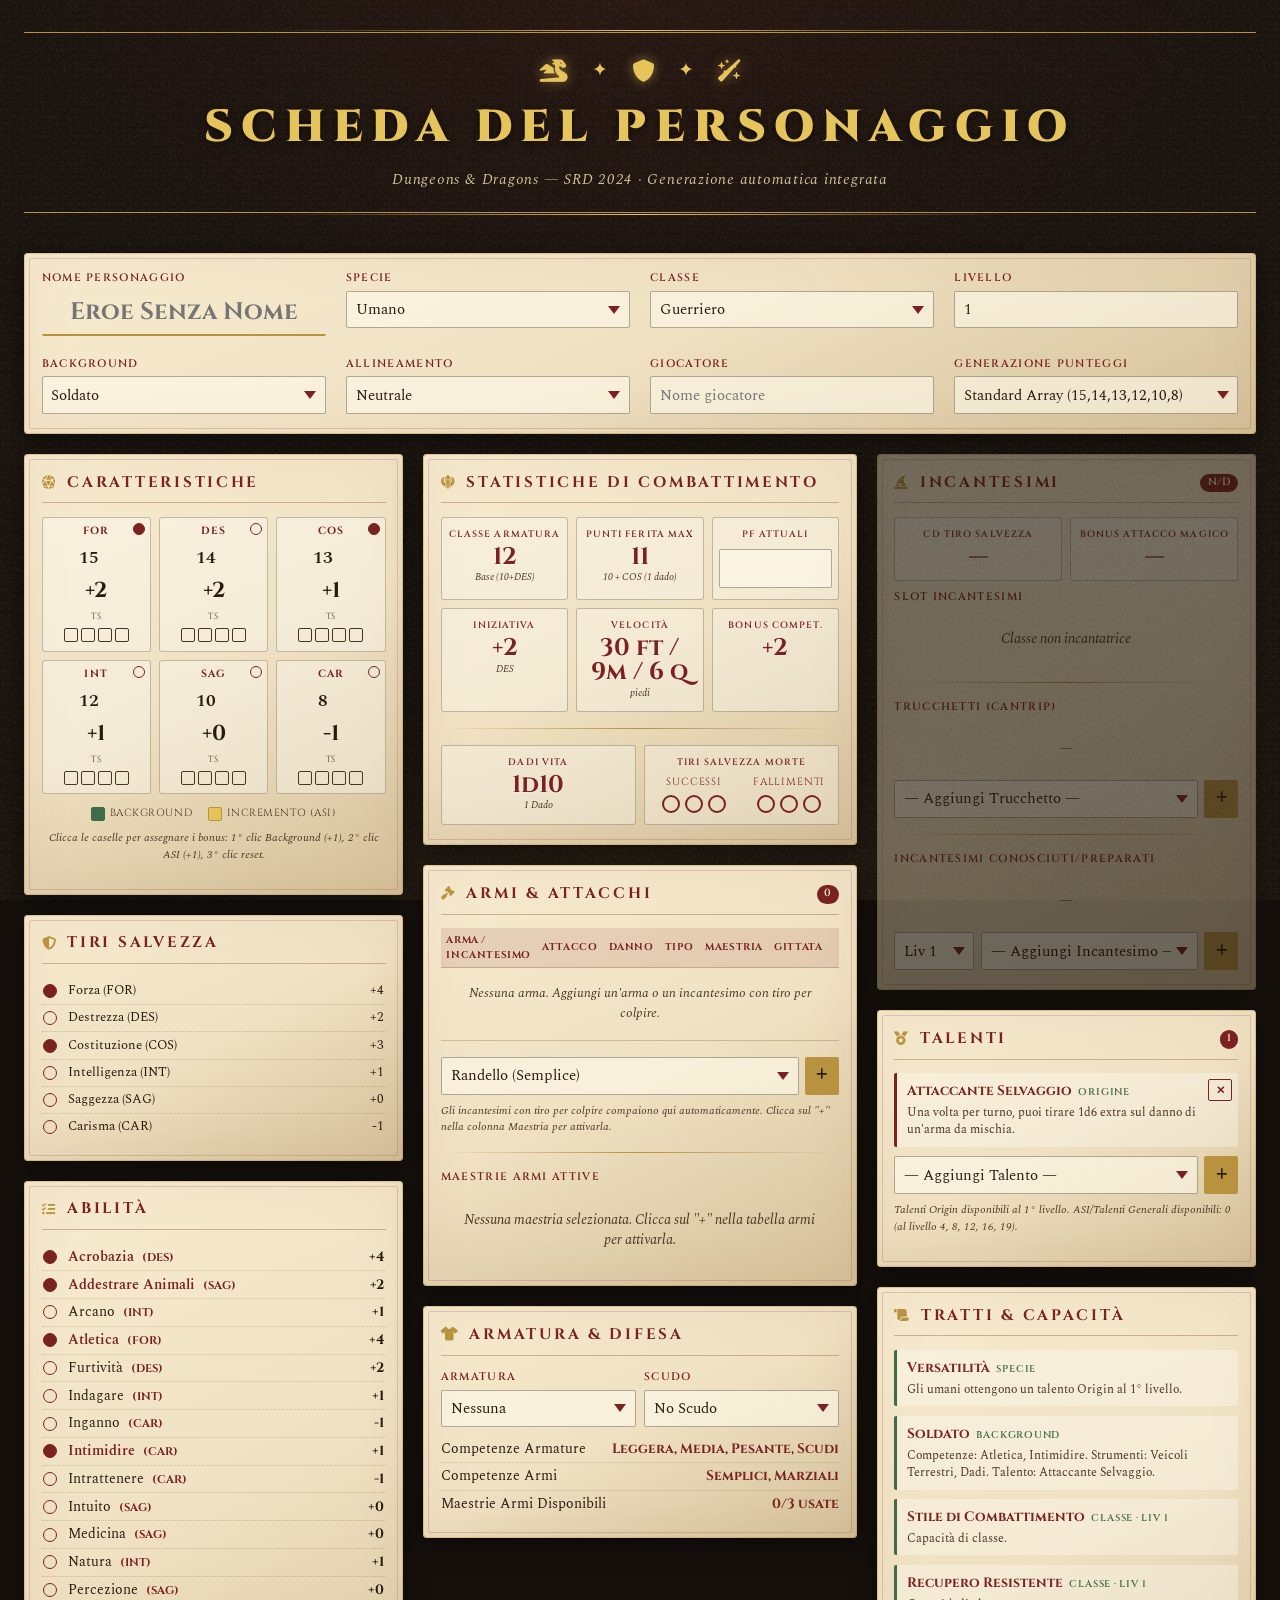
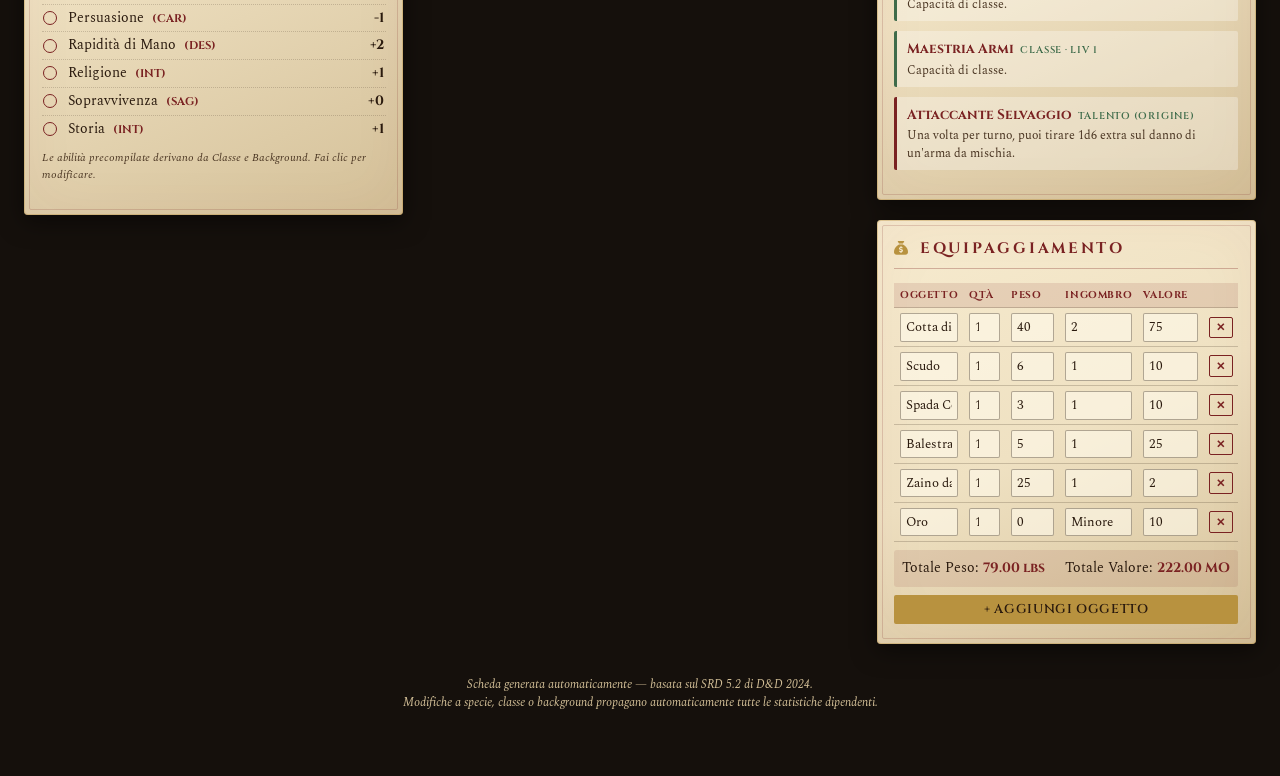
<file: index.html>
<!DOCTYPE html>
<html lang="it">
<head>
<meta charset="UTF-8">
<meta name="viewport" content="width=device-width, initial-scale=1.0">
<title>Scheda del Personaggio — D&D 2024 SRD</title>
<link rel="preconnect" href="https://fonts.googleapis.com">
<link rel="preconnect" href="https://fonts.gstatic.com" crossorigin>
<link href="https://fonts.googleapis.com/css2?family=Cinzel:wght@400;600;700;900&family=Spectral:ital,wght@0,300;0,400;0,500;0,600;1,400&display=swap" rel="stylesheet">
<link rel="stylesheet" href="https://cdnjs.cloudflare.com/ajax/libs/font-awesome/6.5.1/css/all.min.css">
<style>
  :root {
    --bg-deep: #15100c; --bg-leather: #261b14;
    --parchment: #efe1c2; --parchment-dark: #d4c098; --parchment-light: #f7ebcf;
    --ink: #2a1a0e; --ink-soft: #4a3522;
    --gold: #b8923f; --gold-bright: #e6c45c;
    --crimson: #7a2222; --crimson-bright: #a83232;
    --emerald: #3e6b4a; --shadow: rgba(0,0,0,0.5);
  }
  * { box-sizing: border-box; }
  html { scroll-behavior: smooth; }
  body {
    margin: 0;
    background: radial-gradient(ellipse 80% 60% at 50% 0%, rgba(168,50,50,0.10), transparent 60%), radial-gradient(ellipse 60% 40% at 50% 100%, rgba(184,146,63,0.08), transparent 60%), var(--bg-deep);
    background-attachment: fixed; color: var(--parchment); font-family: 'Spectral', serif; font-weight: 400; line-height: 1.5; min-height: 100vh;
  }
  body::before {
    content: ''; position: fixed; inset: 0;
    background-image: url("data:image/svg+xml;utf8,<svg xmlns='http://www.w3.org/2000/svg' width='240' height='240'><filter id='n'><feTurbulence baseFrequency='0.85' numOctaves='2' seed='7' stitchTiles='stitch'/><feColorMatrix values='0 0 0 0 0.18  0 0 0 0 0.12  0 0 0 0 0.06  0 0 0 0.6 0'/></filter><rect width='100%' height='100%' filter='url(%23n)'/></svg>");
    opacity: 0.5; pointer-events: none; z-index: 0;
  }
  .container { max-width: 1500px; margin: 0 auto; padding: 2rem 1.5rem 4rem; position: relative; z-index: 1; }
  
  header.sheet-header { text-align: center; margin-bottom: 2.5rem; padding: 1.5rem 0 1.25rem; position: relative; border-top: 1px solid var(--gold); border-bottom: 1px solid var(--gold); }
  header.sheet-header::before, header.sheet-header::after { content: ''; position: absolute; left: 50%; transform: translateX(-50%); width: 60%; height: 1px; background: linear-gradient(90deg, transparent, var(--gold-bright), transparent); }
  header.sheet-header::before { top: -3px; } header.sheet-header::after { bottom: -3px; }
  header.sheet-header .crest { display: inline-flex; align-items: center; gap: 1.5rem; margin-bottom: 0.5rem; }
  header.sheet-header .crest i { color: var(--gold-bright); font-size: 1.4rem; text-shadow: 0 0 12px rgba(230,196,92,0.5); }
  header.sheet-header h1 { font-family: 'Cinzel', serif; font-weight: 900; font-size: clamp(1.8rem, 4vw, 2.8rem); color: var(--gold-bright); letter-spacing: 0.18em; margin: 0; text-shadow: 0 2px 8px rgba(0,0,0,0.6); }
  header.sheet-header p { margin: 0.5rem 0 0; color: var(--parchment-dark); font-style: italic; font-size: 0.95rem; letter-spacing: 0.05em; }
  
  .grid { display: grid; gap: 1.25rem; }
  .grid-2 { grid-template-columns: repeat(2, 1fr); }
  .grid-3 { grid-template-columns: repeat(3, 1fr); }
  .grid-4 { grid-template-columns: repeat(4, 1fr); }
  @media (max-width: 1200px) { .grid-3 { grid-template-columns: repeat(2, 1fr); } }
  @media (max-width: 800px) { .grid-2, .grid-3, .grid-4 { grid-template-columns: 1fr; } .container { padding: 1rem; } }
  
  .card {
    background: linear-gradient(155deg, var(--parchment-light) 0%, var(--parchment) 50%, var(--parchment-dark) 100%);
    color: var(--ink); border-radius: 4px; padding: 1.1rem 1.1rem 1.25rem;
    box-shadow: 0 6px 24px rgba(0,0,0,0.5), inset 0 0 0 1px rgba(184,146,63,0.4), inset 0 0 60px rgba(122,34,34,0.05);
    position: relative; overflow: hidden;
  }
  .card::before { content: ''; position: absolute; inset: 5px; border: 1px solid rgba(122,34,34,0.18); border-radius: 2px; pointer-events: none; z-index: 0; }
  .card > * { position: relative; z-index: 1; }
  
  .card-title { font-family: 'Cinzel', serif; font-weight: 700; font-size: 0.95rem; color: var(--crimson); text-transform: uppercase; letter-spacing: 0.18em; margin: 0 0 0.85rem; padding-bottom: 0.5rem; border-bottom: 1px solid rgba(122,34,34,0.3); display: flex; align-items: center; gap: 0.55rem; }
  .card-title i { color: var(--gold); font-size: 0.85rem; }
  .card-title .badge { margin-left: auto; font-size: 0.65rem; background: var(--crimson); color: var(--parchment-light); padding: 0.1rem 0.45rem; border-radius: 10px; letter-spacing: 0.05em; font-weight: 600; }
  
  label, .label { display: block; font-size: 0.68rem; font-weight: 600; color: var(--crimson); text-transform: uppercase; letter-spacing: 0.12em; margin-bottom: 0.25rem; font-family: 'Cinzel', serif; }
  
  input, select, textarea { width: 100%; background: rgba(255,250,235,0.6); border: 1px solid rgba(42,26,14,0.35); border-radius: 2px; padding: 0.4rem 0.55rem; font-family: 'Spectral', serif; font-size: 0.92rem; color: var(--ink); transition: all 0.2s; }
  input:focus, select:focus, textarea:focus { outline: none; border-color: var(--gold); background: rgba(255,250,235,0.95); box-shadow: 0 0 0 2px rgba(184,146,63,0.35); }
  select { cursor: pointer; appearance: none; background-image: url("data:image/svg+xml;utf8,<svg xmlns='http://www.w3.org/2000/svg' width='12' height='8' viewBox='0 0 12 8'><path fill='%237a2222' d='M6 8L0 0h12z'/></svg>"); background-repeat: no-repeat; background-position: right 0.55rem center; padding-right: 1.6rem; }
  
  .char-name { text-align: center; font-family: 'Cinzel', serif; font-size: 1.5rem; font-weight: 700; color: var(--crimson); border: none; border-bottom: 2px solid var(--gold); background: transparent; padding: 0.35rem 0.5rem; width: 100%; }
  .char-name:focus { background: rgba(255,250,235,0.5); }
  
  .ability-grid { display: grid; grid-template-columns: repeat(3, 1fr); gap: 0.5rem; }
  .ability { text-align: center; background: rgba(255,255,255,0.35); border: 1px solid rgba(42,26,14,0.25); border-radius: 3px; padding: 0.4rem 0.2rem 0.55rem; position: relative; transition: all 0.25s; }
  .ability:hover { background: rgba(255,255,255,0.55); transform: translateY(-2px); }
  .ability .name { font-family: 'Cinzel', serif; font-size: 0.65rem; color: var(--crimson); letter-spacing: 0.12em; font-weight: 700; margin-bottom: 0.15rem; }
  .ability input.score { width: 44px; text-align: center; font-size: 1.15rem; font-weight: 600; background: transparent; border: none; margin: 0 auto; display: block; padding: 0.1rem; }
  .ability input.score:focus { background: rgba(255,250,235,0.6); }
  .ability .mod { font-family: 'Cinzel', serif; font-size: 1.35rem; font-weight: 700; color: var(--ink); margin-top: 0.1rem; }
  .ability .save-dot { position: absolute; top: 5px; right: 5px; width: 12px; height: 12px; border-radius: 50%; border: 1.5px solid var(--crimson); background: transparent; cursor: default; }
  .ability .save-dot.prof { background: var(--crimson); }
  .ability .save-label { font-size: 0.55rem; color: var(--ink-soft); text-transform: uppercase; letter-spacing: 0.08em; margin-top: 0.15rem; font-family: 'Cinzel', serif; }
  
  .asi-track { display: flex; justify-content: center; gap: 3px; margin-top: 0.3rem; }
  .asi-box { width: 14px; height: 14px; border: 1.5px solid var(--ink-soft); border-radius: 2px; background: transparent; cursor: pointer; appearance: none; -webkit-appearance: none; transition: all 0.2s; display: inline-block; }
  .asi-box:hover { border-color: var(--gold-bright); }
  .asi-box.bg { background: var(--emerald); border-color: var(--emerald); }
  .asi-box.asi { background: var(--gold-bright); border-color: var(--gold); }

  .asi-legend { display: flex; gap: 1rem; justify-content: center; margin-top: 0.75rem; font-size: 0.65rem; color: var(--ink-soft); text-transform: uppercase; font-family: 'Cinzel', serif; letter-spacing: 0.05em; }
  .asi-legend span { display: flex; align-items: center; gap: 0.3rem; }

  .stat-box { text-align: center; padding: 0.6rem 0.4rem 0.7rem; background: rgba(255,255,255,0.3); border: 1px solid rgba(42,26,14,0.25); border-radius: 3px; transition: all 0.25s; }
  .stat-box:hover { background: rgba(255,255,255,0.5); }
  .stat-box .label { margin-bottom: 0.2rem; font-size: 0.58rem; }
  .stat-box .value { font-family: 'Cinzel', serif; font-size: 1.5rem; font-weight: 700; color: var(--crimson); line-height: 1; text-shadow: 0 1px 0 rgba(255,255,255,0.4); }
  .stat-box .sub { font-size: 0.65rem; color: var(--ink-soft); font-style: italic; margin-top: 0.15rem; line-height: 1.3; }
  
  .skill-list, .saves-list { font-size: 0.83rem; }
  .skill-row, .save-row { display: grid; grid-template-columns: 18px 1fr auto; align-items: center; gap: 0.4rem; padding: 0.2rem 0.1rem; border-bottom: 1px dotted rgba(42,26,14,0.18); cursor: pointer; transition: background 0.15s; }
  .skill-row:hover, .save-row:hover { background: rgba(184,146,63,0.15); }
  .skill-row:last-child, .save-row:last-child { border-bottom: none; }
  .dot { width: 14px; height: 14px; border: 1.5px solid var(--crimson); border-radius: 50%; background: transparent; transition: all 0.2s; }
  .dot.prof { background: var(--crimson); }
  .dot.exp { background: var(--crimson); box-shadow: inset 0 0 0 3px var(--parchment-light); }
  .skill-row .name { font-size: 0.85rem; }
  .skill-row .name .ab { color: var(--crimson); font-weight: 700; font-size: 0.7rem; margin-left: 0.3rem; font-family: 'Cinzel', serif; }
  .skill-row .mod { font-family: 'Cinzel', serif; font-weight: 700; font-size: 0.85rem; }
  .skill-row.auto-prof .name { color: var(--crimson); font-weight: 600; }
  
  table { width: 100%; border-collapse: collapse; font-size: 0.82rem; margin-bottom: 0.5rem; }
  th, td { padding: 0.3rem 0.35rem; text-align: left; border-bottom: 1px solid rgba(42,26,14,0.2); }
  th { font-family: 'Cinzel', serif; font-size: 0.62rem; color: var(--crimson); text-transform: uppercase; letter-spacing: 0.06em; background: rgba(122,34,34,0.12); font-weight: 700; }
  td.attack, td.dmg { font-family: 'Cinzel', serif; font-weight: 600; }
  td.name { font-weight: 500; }
  td.range { font-size: 0.7rem; white-space: nowrap; }
  
  .equip-table input { padding: 0.2rem 0.3rem; font-size: 0.8rem; width: 100%; }
  .equip-totals { display: flex; justify-content: space-between; margin-top: 0.5rem; padding: 0.5rem; background: rgba(122,34,34,0.1); border-radius: 3px; font-size: 0.85rem; }
  .equip-totals strong { font-family: 'Cinzel', serif; color: var(--crimson); }
  
  .mastery-tag { display: inline-block; background: var(--emerald); color: var(--parchment-light); padding: 0.05rem 0.35rem; border-radius: 8px; font-size: 0.62rem; text-transform: uppercase; letter-spacing: 0.05em; font-weight: 700; cursor: pointer; }
  .mastery-tag.none { background: transparent; color: var(--ink-soft); border: 1px dashed rgba(42,26,14,0.3); cursor: pointer; }
  .spell-tag { display: inline-block; background: var(--gold); color: var(--ink); padding: 0.05rem 0.35rem; border-radius: 8px; font-size: 0.62rem; text-transform: uppercase; letter-spacing: 0.05em; font-weight: 700; margin-left: 0.3rem; }
  .spell-tag.save { background: var(--crimson); color: var(--parchment-light); }
  
  .feature-block { margin-bottom: 0.6rem; padding: 0.5rem 0.6rem; background: rgba(255,255,255,0.3); border-left: 3px solid var(--gold); border-radius: 2px; position: relative; }
  .feature-block .fname { font-family: 'Cinzel', serif; font-weight: 700; color: var(--crimson); font-size: 0.85rem; margin-bottom: 0.15rem; }
  .feature-block .fdesc { font-size: 0.78rem; color: var(--ink-soft); line-height: 1.4; }
  .feature-block.auto { border-left-color: var(--emerald); }
  .feature-block .origin { font-size: 0.62rem; color: var(--emerald); text-transform: uppercase; letter-spacing: 0.08em; font-weight: 600; margin-left: 0.4rem; font-family: 'Cinzel', serif; }
  
  .mastery-block { margin-bottom: 0.5rem; padding: 0.6rem; background: rgba(62,107,74,0.1); border-left: 3px solid var(--emerald); border-radius: 2px; }
  .mastery-block .m-title { font-family: 'Cinzel', serif; font-weight: 700; color: var(--emerald); font-size: 0.85rem; margin-bottom: 0.2rem; display: flex; justify-content: space-between; }
  .mastery-block .m-weapons { font-size: 0.65rem; background: var(--emerald); color: var(--parchment-light); padding: 0.1rem 0.4rem; border-radius: 8px; text-transform: uppercase; letter-spacing: 0.05em; align-self: center; }
  .mastery-block .m-desc { font-size: 0.8rem; color: var(--ink); line-height: 1.5; font-style: italic; }
  
  .spell-slots { margin: 0.5rem 0 0.75rem; display: grid; grid-template-columns: repeat(auto-fit, minmax(70px, 1fr)); gap: 0.4rem; }
  .slot-box { text-align: center; background: rgba(122,34,34,0.1); border: 1px solid rgba(122,34,34,0.3); border-radius: 3px; padding: 0.3rem 0.2rem; }
  .slot-box .lvl { font-family: 'Cinzel', serif; font-size: 0.6rem; color: var(--crimson); text-transform: uppercase; letter-spacing: 0.08em; }
  .slot-box .slots { font-family: 'Cinzel', serif; font-size: 1.2rem; font-weight: 700; color: var(--ink); }
  .slot-box.empty { opacity: 0.3; }
  
  .add-row { display: flex; gap: 0.4rem; margin-top: 0.5rem; }
  .add-row select { flex: 1; }
  .btn { background: var(--crimson); color: var(--parchment-light); border: none; padding: 0.4rem 0.7rem; border-radius: 2px; cursor: pointer; font-family: 'Cinzel', serif; font-weight: 600; font-size: 0.8rem; letter-spacing: 0.05em; transition: all 0.2s; text-transform: uppercase; }
  .btn:hover { background: var(--crimson-bright); transform: translateY(-1px); }
  .btn.gold { background: var(--gold); color: var(--ink); }
  .btn.gold:hover { background: var(--gold-bright); }
  .btn-sm { background: transparent; color: var(--crimson); border: 1px solid var(--crimson); padding: 0.15rem 0.4rem; font-size: 0.7rem; border-radius: 2px; cursor: pointer; font-family: 'Cinzel', serif; font-weight: 600; }
  .btn-sm:hover { background: var(--crimson); color: var(--parchment-light); }
  
  .death-saves { display: grid; grid-template-columns: 1fr 1fr; gap: 0.6rem; font-size: 0.85rem; text-align: center; }
  .death-saves .ds-label { font-family: 'Cinzel', serif; font-size: 0.65rem; color: var(--crimson); text-transform: uppercase; letter-spacing: 0.08em; margin-bottom: 0.3rem; }
  .death-saves .ds-dots { display: flex; justify-content: center; gap: 0.3rem; }
  .death-saves .ds-dot { width: 18px; height: 18px; border: 2px solid var(--crimson); border-radius: 50%; cursor: pointer; background: transparent; transition: all 0.2s; }
  .death-saves .ds-dot.filled { background: var(--crimson); }
  .death-saves .ds-dot.fail.filled { background: #000; }
  
  .toast-container { position: fixed; bottom: 1.5rem; right: 1.5rem; z-index: 100; display: flex; flex-direction: column; gap: 0.4rem; pointer-events: none; }
  .toast { background: var(--bg-leather); color: var(--parchment); border-left: 3px solid var(--gold); padding: 0.5rem 0.9rem; border-radius: 2px; box-shadow: 0 4px 14px rgba(0,0,0,0.5); font-size: 0.85rem; animation: slideIn 0.3s ease, fadeOut 0.4s ease 2.6s forwards; max-width: 320px; }
  .toast .t-title { font-family: 'Cinzel', serif; font-size: 0.7rem; color: var(--gold-bright); text-transform: uppercase; letter-spacing: 0.1em; margin-bottom: 0.1rem; }
  @keyframes slideIn { from { transform: translateX(100%); opacity: 0; } to { transform: translateX(0); opacity: 1; } }
  @keyframes fadeOut { to { opacity: 0; transform: translateX(20px); } }
  
  @keyframes highlight { 0% { background-color: rgba(230,196,92,0.5); } 100% { background-color: transparent; } }
  .highlight { animation: highlight 1.2s ease; }
  
  .info-row { display: flex; justify-content: space-between; align-items: center; padding: 0.2rem 0; font-size: 0.85rem; border-bottom: 1px dotted rgba(42,26,14,0.18); }
  .info-row:last-child { border-bottom: none; }
  .info-row .v { font-family: 'Cinzel', serif; font-weight: 700; color: var(--crimson); }
  
  .spell-entry { padding: 0.4rem 0.5rem; background: rgba(255,255,255,0.3); border-left: 3px solid var(--gold); border-radius: 2px; margin-bottom: 0.4rem; font-size: 0.8rem; position: relative; }
  .spell-entry .sn { font-family: 'Cinzel', serif; font-weight: 700; color: var(--crimson); }
  .spell-entry .meta { font-size: 0.7rem; color: var(--ink-soft); font-style: italic; margin-top: 0.1rem; }
  
  .empty-state { text-align: center; color: var(--ink-soft); font-style: italic; padding: 1rem; font-size: 0.85rem; }
  hr.ornate { border: none; height: 1px; background: linear-gradient(90deg, transparent, var(--gold), transparent); margin: 1rem 0; }
  footer { text-align: center; color: var(--parchment-dark); font-size: 0.75rem; margin-top: 2rem; font-style: italic; }
</style>
</head>
<body>

<div class="container">

  <header class="sheet-header">
    <div class="crest">
      <i class="fa-solid fa-dragon"></i>
      <span style="color:var(--gold-bright); font-size:1.2rem;">✦</span>
      <i class="fa-solid fa-shield"></i>
      <span style="color:var(--gold-bright); font-size:1.2rem;">✦</span>
      <i class="fa-solid fa-wand-sparkles"></i>
    </div>
    <h1>SCHEDA DEL PERSONAGGIO</h1>
    <p>Dungeons & Dragons — SRD 2024 · Generazione automatica integrata</p>
  </header>

  <section class="card" id="identityCard" style="margin-bottom:1.25rem;">
    <div class="grid grid-4">
      <div><label>Nome Personaggio</label><input class="char-name" id="charName" placeholder="Eroe Senza Nome"></div>
      <div><label>Specie</label><select id="speciesSelect"></select></div>
      <div><label>Classe</label><select id="classSelect"></select></div>
      <div><label>Livello</label><input type="number" id="levelInput" min="1" max="20" value="1"></div>
      <div><label>Background</label><select id="backgroundSelect"></select></div>
      <div><label>Allineamento</label><select id="alignmentSelect"><option>Legale Buono</option><option>Neutrale Buono</option><option>Caotico Buono</option><option>Legale Neutrale</option><option selected>Neutrale</option><option>Caotico Neutrale</option><option>Legale Malvagio</option><option>Neutrale Malvagio</option><option>Caotico Malvagio</option></select></div>
      <div><label>Giocatore</label><input id="playerName" placeholder="Nome giocatore"></div>
      <div><label>Generazione Punteggi</label><select id="genMethod"><option value="standard">Standard Array (15,14,13,12,10,8)</option><option value="manual">Manuale</option></select></div>
    </div>
  </section>

  <div class="grid grid-3">

    <!-- COLONNA SINISTRA -->
    <div style="display:flex; flex-direction:column; gap:1.25rem;">
      <section class="card" id="abilitiesCard">
        <h2 class="card-title"><i class="fa-solid fa-dice-d20"></i> Caratteristiche</h2>
        <div class="ability-grid" id="abilityGrid"></div>
        <div class="asi-legend">
          <span><span class="asi-box bg" style="cursor:default;"></span> Background</span>
          <span><span class="asi-box asi" style="cursor:default;"></span> Incremento (ASI)</span>
        </div>
        <p style="font-size:0.7rem; color:var(--ink-soft); margin-top:0.5rem; font-style:italic; text-align:center;">
          Clicca le caselle per assegnare i bonus: 1° clic Background (+1), 2° clic ASI (+1), 3° clic reset.
        </p>
      </section>
      <section class="card" id="savesCard">
        <h2 class="card-title"><i class="fa-solid fa-shield-halved"></i> Tiri Salvezza</h2>
        <div class="saves-list" id="savesList"></div>
      </section>
      <section class="card" id="skillsCard">
        <h2 class="card-title"><i class="fa-solid fa-list-check"></i> Abilità</h2>
        <div class="skill-list" id="skillsList"></div>
        <p style="font-size:0.7rem; color:var(--ink-soft); margin-top:0.5rem; font-style:italic;">
          Le abilità precompilate derivano da Classe e Background. Fai clic per modificare.
        </p>
      </section>
    </div>

    <!-- COLONNA CENTRALE -->
    <div style="display:flex; flex-direction:column; gap:1.25rem;">
      <section class="card" id="combatCard">
        <h2 class="card-title"><i class="fa-solid fa-khanda"></i> Statistiche di Combattimento</h2>
        <div class="grid grid-3" style="gap:0.5rem;">
          <div class="stat-box"><div class="label">Classe Armatura</div><div class="value" id="acValue">10</div><div class="sub" id="acSub">Senza armatura</div></div>
          <div class="stat-box"><div class="label">Punti Ferita Max</div><div class="value" id="hpValue">10</div><div class="sub" id="hpSub">d8 + COS</div></div>
          <div class="stat-box"><div class="label">PF Attuali</div><input type="number" id="hpCurrent" style="margin-top:0.3rem; text-align:center; font-family:'Cinzel',serif; font-weight:700; font-size:1.1rem;"></div>
          <div class="stat-box"><div class="label">Iniziativa</div><div class="value" id="initValue">+0</div><div class="sub" id="initSub">DES</div></div>
          <div class="stat-box"><div class="label">Velocità</div><div class="value" id="speedValue">30</div><div class="sub">piedi</div></div>
          <div class="stat-box"><div class="label">Bonus Compet.</div><div class="value" id="profValue">+2</div></div>
        </div>
        <hr class="ornate">
        <div class="grid grid-2" style="gap:0.5rem;">
          <div class="stat-box"><div class="label">Dadi Vita</div><div class="value" id="hdValue">1d8</div><div class="sub" id="hdSub">1 Dado</div></div>
          <div class="stat-box"><div class="label">Tiri Salvezza Morte</div>
            <div class="death-saves" style="margin-top:0.3rem;">
              <div><div class="ds-label">Successi</div><div class="ds-dots" id="dsSuccess"><span class="ds-dot"></span><span class="ds-dot"></span><span class="ds-dot"></span></div></div>
              <div><div class="ds-label">Fallimenti</div><div class="ds-dots" id="dsFail"><span class="ds-dot fail"></span><span class="ds-dot fail"></span><span class="ds-dot fail"></span></div></div>
            </div>
          </div>
        </div>
      </section>

      <section class="card" id="weaponsCard">
        <h2 class="card-title"><i class="fa-solid fa-gavel"></i> Armi & Attacchi <span class="badge" id="weaponCount">0</span></h2>
        <div id="weaponsTable" style="overflow-x:auto;"></div>
        <div class="add-row">
          <select id="weaponSelect"></select>
          <button class="btn gold" onclick="addWeapon()"><i class="fa-solid fa-plus"></i></button>
        </div>
        <p style="font-size:0.7rem; color:var(--ink-soft); margin-top:0.5rem; font-style:italic;">
          Gli incantesimi con tiro per colpire compaiono qui automaticamente. Clicca sul "+" nella colonna Maestria per attivarla.
        </p>
        
        <hr class="ornate">
        
        <div style="margin-bottom:0.5rem;"><label>Maestrie Armi Attive</label></div>
        <div id="masteryList"></div>
      </section>

      <section class="card" id="defenseCard">
        <h2 class="card-title"><i class="fa-solid fa-shirt"></i> Armatura & Difesa</h2>
        <div class="grid grid-2" style="gap:0.5rem;">
          <div><label>Armatura</label><select id="armorSelect"></select></div>
          <div><label>Scudo</label><select id="shieldSelect"><option value="no">No Scudo</option><option value="si">Scudo (+2 CA)</option></select></div>
        </div>
        <div class="info-row" style="margin-top:0.5rem;"><span>Competenze Armature</span><span class="v" id="armorProf">—</span></div>
        <div class="info-row"><span>Competenze Armi</span><span class="v" id="weaponProf">—</span></div>
        <div class="info-row"><span>Maestrie Armi Disponibili</span><span class="v" id="weaponMastery">—</span></div>
      </section>
    </div>

    <!-- COLONNA DESTRA -->
    <div style="display:flex; flex-direction:column; gap:1.25rem;">
      <section class="card" id="spellCard">
        <h2 class="card-title"><i class="fa-solid fa-hat-wizard"></i> Incantesimi <span class="badge" id="spellBadge">—</span></h2>
        <div class="grid grid-2" style="gap:0.5rem;">
          <div class="stat-box"><div class="label">CD Tiro Salvezza</div><div class="value" id="spellDC">—</div></div>
          <div class="stat-box"><div class="label">Bonus Attacco Magico</div><div class="value" id="spellAtk">—</div></div>
        </div>
        <div style="margin-top:0.5rem;"><label>Slot Incantesimi</label><div class="spell-slots" id="spellSlots"></div></div>
        <hr class="ornate">
        <div style="margin-bottom:0.5rem;"><label>Trucchetti (Cantrip)</label></div>
        <div id="cantripsList"></div>
        <div class="add-row" style="margin-top:0.3rem;"><select id="cantripSelect"></select><button class="btn gold" onclick="addSpell(0)"><i class="fa-solid fa-plus"></i></button></div>
        <hr class="ornate">
        <div style="margin-bottom:0.5rem;"><label>Incantesimi Conosciuti/Preparati</label></div>
        <div id="spellsList"></div>
        <div class="add-row" style="margin-top:0.3rem;"><select id="spellLevelSelect" style="flex:0 0 80px;"></select><select id="spellSelect"></select><button class="btn gold" onclick="addSpell()"><i class="fa-solid fa-plus"></i></button></div>
      </section>

      <section class="card" id="featsCard">
        <h2 class="card-title"><i class="fa-solid fa-medal"></i> Talenti <span class="badge" id="featCount">0</span></h2>
        <div id="featsList"></div>
        <div class="add-row" id="featAddRow"><select id="featSelect"></select><button class="btn gold" onclick="addFeat()"><i class="fa-solid fa-plus"></i></button></div>
        <p style="font-size:0.7rem; color:var(--ink-soft); margin-top:0.5rem; font-style:italic;" id="featNote"></p>
      </section>

      <section class="card" id="featuresCard">
        <h2 class="card-title"><i class="fa-solid fa-scroll"></i> Tratti & Capacità</h2>
        <div id="featuresList"></div>
      </section>

      <section class="card" id="equipmentCard">
        <h2 class="card-title"><i class="fa-solid fa-sack-dollar"></i> Equipaggiamento</h2>
        <div id="equipmentTableWrap" style="overflow-x:auto;"></div>
      </section>
    </div>
  </div>

  <footer>
    Scheda generata automaticamente — basata sul SRD 5.2 di D&D 2024.
    <br>Modifiche a specie, classe o background propagano automaticamente tutte le statistiche dipendenti.
  </footer>
</div>

<div class="toast-container" id="toastContainer"></div>

<script>
/* ====================================================================
   DATI D&D 2024 SRD
   ==================================================================== */
const ABILITIES = ['FOR', 'DES', 'COS', 'INT', 'SAG', 'CAR'];
const ABILITY_NAMES = { FOR:'Forza', DES:'Destrezza', COS:'Costituzione', INT:'Intelligenza', SAG:'Saggezza', CAR:'Carisma' };

const SKILLS = [
  { name:'Acrobazia', ab:'DES' }, { name:'Addestrare Animali', ab:'SAG' }, { name:'Arcano', ab:'INT' },
  { name:'Atletica', ab:'FOR' }, { name:'Furtività', ab:'DES' }, { name:'Indagare', ab:'INT' },
  { name:'Inganno', ab:'CAR' }, { name:'Intimidire', ab:'CAR' }, { name:'Intrattenere', ab:'CAR' },
  { name:'Intuito', ab:'SAG' }, { name:'Medicina', ab:'SAG' }, { name:'Natura', ab:'INT' },
  { name:'Percezione', ab:'SAG' }, { name:'Persuasione', ab:'CAR' }, { name:'Rapidità di Mano', ab:'DES' },
  { name:'Religione', ab:'INT' }, { name:'Sopravvivenza', ab:'SAG' }, { name:'Storia', ab:'INT' }
];

const SPECIES = {
  'Umano': { size:'Media', speed:30, traits:[{ name:'Versatilità', desc:'Gli umani ottengono un talento Origin al 1° livello.' }], originFeat:true },
  'Nano': { size:'Media', speed:25, traits:[{ name:'Fegato Sano', desc:'Vantaggio contro veleno; resistenza al danno da veleno.' }, { name:'Addestramento Nanico', desc:'Competenza con asce e martelli.' }], bonusStats:true },
  'Elfo': { size:'Media', speed:30, traits:[{ name:'Visione Crepuscolare', desc:'Vedi in luce debole fino a 18m (60 ft / 12 q).' }, { name:'Ascendenza Fatata', desc:'Vantaggio contro incantamento.' }], bonusStats:true },
  'Halfling': { size:'Piccola', speed:30, traits:[{ name:'Fortunato', desc:'Ritira un 1 naturale sui d20.' }, { name:'Agilità Halfling', desc:'Attraversi lo spazio di creature più grandi.' }], bonusStats:true },
  'Gnomo': { size:'Piccola', speed:30, traits:[{ name:'Astuzia Gnomesca', desc:'Vantaggio su TS di INT, SAG, CAR contro magia.' }], bonusStats:true },
  'Mezzorco': { size:'Media', speed:30, traits:[{ name:'Resistenza Implacabile', desc:'A 0 PF vai a 1 (1/riposo lungo).' }, { name:'Assalto Selvaggio', desc:'Critici aggiungono un dado arma extra.' }], bonusStats:true },
  'Tiefling': { size:'Media', speed:30, traits:[{ name:'Resistenza Infernale', desc:'Resistenza al danno da fuoco.' }, { name:'Eredità Infernale', desc:'Taumaturgia, Scurisci, Corona di Fiamme.' }], bonusStats:true },
  'Dragonide': { size:'Media', speed:30, traits:[{ name:'Soffio del Drago', desc:'Azione per esalare energia (1d8 crescente), TS DES o COS.' }, { name:'Resistenza Drago', desc:'Resistenza al tipo di danno del soffio.' }], bonusStats:true }
};

const CLASSES = {
  'Barbaro': { hd:12, primary:'FOR', saves:['FOR','COS'], caster:false, skills:{ count:2, list:['Addestrare Animali','Atletica','Intimidire','Natura','Percezione','Sopravvivenza'] }, armorProf:['Leggera','Media','Scudi'], weaponProf:['Semplici','Marziali'], features:{ 1:['Furia','Difesa Senza Armatura','Maestria Armi'], 2:['Sensi Selvaggi','Attacco Imprudente'], 5:['Attacco Extra','Movimento Veloce'] } },
  'Bardo': { hd:8, primary:'CAR', saves:['DES','CAR'], caster:true, castingAb:'CAR', type:'full', prepMode:'known', cantrips:{1:2,4:3,10:4}, spellsKnown:{1:4,2:5,3:6,4:7,5:8,6:9,7:10,8:11,9:12,10:12,11:13,12:14,13:15,14:16,15:16,16:17,17:18,18:19,19:20,20:22}, skills:{ count:3, list:'any' }, armorProf:['Leggera','Scudi'], weaponProf:['Semplici','Balestra a Mano','Spada Corta','Rapiera'], features:{ 1:['Ispirazione Bardica','Magia'], 2:['Versatilità','Sboccato'], 5:['Fonte di Ispirazione','Attacco Extra'] } },
  'Chierico': { hd:8, primary:'SAG', saves:['SAG','CAR'], caster:true, castingAb:'SAG', type:'full', prepMode:'prepared', cantrips:{1:3,4:4,10:5}, preparedFormula:'modSAG + livello', skills:{ count:2, list:['Intuito','Medicina','Persuasione','Religione','Storia'] }, armorProf:['Leggera','Media','Scudi'], weaponProf:['Semplici'], features:{ 1:['Lancio Incantesimi','Divinità'], 2:['Canale Divino: Volta Magica'], 5:['Attacco Extra','Distruggere Non Morti'] } },
  'Druido': { hd:8, primary:'SAG', saves:['INT','SAG'], caster:true, castingAb:'SAG', type:'full', prepMode:'prepared', cantrips:{1:2,4:3,10:4}, preparedFormula:'modSAG + livello', skills:{ count:2, list:['Arcano','Addestrare Animali','Medicina','Natura','Percezione','Sopravvivenza','Intuito'] }, armorProf:['Leggera','Media','Scudi (non metallici)'], weaponProf:['Bastone','Mazza','Daga','Falcetto','Lancia','Mazza Leggera','Randello','Fionda','Arco Corto'], features:{ 1:['Druidico','Lancio Incantesimi'], 2:['Forma Selvatica'], 5:['Attacco Extra'] } },
  'Guerriero': { hd:10, primary:'FOR', saves:['FOR','COS'], caster:false, skills:{ count:2, list:['Acrobazia','Addestrare Animali','Atletica','Furtività','Indagare','Intimidire','Percezione','Sopravvivenza','Storia'] }, armorProf:['Leggera','Media','Pesante','Scudi'], weaponProf:['Semplici','Marziali'], features:{ 1:['Stile di Combattimento','Recupero Resistente','Maestria Armi'], 2:['Soffio Vitale'], 4:['ASI'], 5:['Attacco Extra'] } },
  'Monaco': { hd:8, primary:['DES','SAG'], saves:['FOR','DES'], caster:false, skills:{ count:2, list:['Acrobazia','Atletica','Furtività','Indagare','Intuito','Percezione','Religione','Storia'] }, armorProf:[], weaponProf:['Semplici','Spada Corto'], features:{ 1:['Maestria Arti Marziali','Difesa Senza Armatura'], 2:['Flusso di Ki'], 5:['Attacco Extra','Saggezza di Difesa'] } },
  'Paladino': { hd:10, primary:['FOR','CAR'], saves:['SAG','CAR'], caster:true, castingAb:'CAR', type:'half', prepMode:'prepared', cantrips:{}, preparedFormula:'metà livello (arrotondata su) + modCAR', skills:{ count:2, list:['Atletica','Indagare','Intimidire','Medicina','Persuasione','Religione','Storia','Intuito'] }, armorProf:['Leggera','Media','Pesante','Scudi'], weaponProf:['Semplici','Marziali'], features:{ 1:['Aura Sacra','Lay on Hands'], 2:['Stile di Combattimento','Incantesimi','Maestria Armi'], 5:['Attacco Extra'] } },
  'Ranger': { hd:10, primary:['DES','SAG'], saves:['FOR','SAG'], caster:true, castingAb:'SAG', type:'half', prepMode:'prepared', cantrips:{}, preparedFormula:'metà livello (arrotondata su) + modSAG', skills:{ count:3, list:['Addestrare Animali','Atletica','Furtività','Indagare','Natura','Percezione','Sopravvivenza','Intuito'] }, armorProf:['Leggera','Media','Scudi'], weaponProf:['Semplici','Marziali'], features:{ 1:['Nemico Prescelto','Esploratore Esperto','Maestria Armi'], 2:['Stile di Combattimento','Incantesimi'], 5:['Attacco Extra'] } },
  'Ladro': { hd:8, primary:'DES', saves:['DES','INT'], caster:false, skills:{ count:4, list:['Acrobazia','Atletica','Furtività','Indagare','Inganno','Intimidire','Intuito','Medicina','Percezione','Persuasione','Rapidità di Mano','Sopravvivenza','Storia'] }, armorProf:['Leggera'], weaponProf:['Semplici','Balestra a Mano','Spada Corto','Rapiera'], features:{ 1:['Competenza Esperta','Azione Furtiva','Linguaggio dei Ladri','Maestria Armi'], 2:['Azione Astuta'], 5:['Attacco Furtivo Migliorato'] } },
  'Stregone': { hd:6, primary:'CAR', saves:['COS','CAR'], caster:true, castingAb:'CAR', type:'full', prepMode:'known', cantrips:{1:4,4:5,10:6}, spellsKnown:{1:2,2:3,3:4,4:5,5:6,6:7,7:8,8:9,9:10,10:11,11:11,12:11,13:12,14:12,15:13,16:13,17:14,18:14,19:15,20:15}, skills:{ count:2, list:['Arcano','Inganno','Intimidire','Intuito','Persuasione','Religione'] }, armorProf:[], weaponProf:['Balestra Leggera','Daga','Mazza Leggera','Randello','Fionda'], features:{ 1:['Lancio Incantesimi','Origine Magica'], 2:['Fonte Magica'], 3:['Metamagia'], 5:['Punti Fonte Magica (5)'] } },
  'Warlock': { hd:8, primary:'CAR', saves:['SAG','CAR'], caster:true, castingAb:'CAR', type:'pact', prepMode:'known', cantrips:{1:2,4:3,10:4}, spellsKnown:{1:2,2:3,3:4,4:5,5:6,6:7,7:8,8:9,9:10,10:10,11:11,12:11,13:12,14:12,15:13,16:13,17:14,18:14,19:15,20:15}, pactSlots:{ 1:[1,1], 2:[2,1], 3:[2,2], 5:[2,3], 7:[2,4], 9:[2,5] }, skills:{ count:2, list:['Arcano','Inganno','Furtività','Indagare','Intimidire','Storia','Natura','Religione'] }, armorProf:['Leggera','Media'], weaponProf:['Semplici'], features:{ 1:['Lancio Incantesimi','Patrono'], 2:['Invocazioni Mistiche (2)'], 3:['Dono del Patto'] } },
  'Mago': { hd:6, primary:'INT', saves:['INT','SAG'], caster:true, castingAb:'INT', type:'full', prepMode:'prepared', cantrips:{1:3,4:4,10:5}, preparedFormula:'modINT + livello', skills:{ count:2, list:['Arcano','Indagare','Religione','Storia','Intuito','Medicina','Percezione'] }, armorProf:[], weaponProf:['Daga','Balestra Leggera','Bastone','Mazza Leggera','Randello','Fionda'], features:{ 1:['Lancio Incantesimi','Recupero Arcano','Grimorio (6 incantesimi 1°)'], 2:['Tradizione Arcana'], 5:['Ritualista'] } }
};

const BACKGROUNDS = {
  'Acrolito': { abilityChoices:['INT','SAG','CAR'], skills:['Intuito','Religione'], tools:[], languages:2, feat:'Iniziato Magico (Chierico)', equipment:[{name:'Simbolo Sacro', qty:1, weight:1, bulk:'Minore', value:25}, {name:'Libro di Preghiere', qty:1, weight:5, bulk:'1', value:25}, {name:'Bastoncigli di Incenso', qty:5, weight:1, bulk:'Minore', value:1}, {name:'Abiti Sacerdotali', qty:1, weight:4, bulk:'1', value:5}, {name:'Oro', qty:15, weight:0, bulk:'Minore', value:15}] },
  'Criminale': { abilityChoices:['DES','INT','CAR'], skills:['Inganno','Furtività'], tools:['Attrezzi da Ladro'], languages:0, feat:'Allerta', equipment:[{name:'Zaino da Scassinatore', qty:1, weight:25, bulk:'1', value:15}, {name:'Leva', qty:1, weight:5, bulk:'1', value:2}, {name:'Abiti Scuri', qty:1, weight:4, bulk:'1', value:2}, {name:'Cappuccio', qty:1, weight:1, bulk:'Minore', value:1}, {name:'Oro', qty:15, weight:0, bulk:'Minore', value:15}] },
  'Saggio': { abilityChoices:['INT','SAG','CAR'], skills:['Arcano','Storia'], tools:[], languages:2, feat:'Iniziato Magico (Mago)', equipment:[{name:'Libro', qty:1, weight:5, bulk:'1', value:25}, {name:'Penna d\'Oca', qty:1, weight:0, bulk:'Minore', value:0}, {name:'Calamaio', qty:1, weight:1, bulk:'Minore', value:1}, {name:'Lettera di Presentazione', qty:1, weight:0, bulk:'Minore', value:0}, {name:'Abiti Comuni', qty:1, weight:3, bulk:'1', value:2}, {name:'Oro', qty:10, weight:0, bulk:'Minore', value:10}] },
  'Soldato': { abilityChoices:['FOR','DES','COS'], skills:['Atletica','Intimidire'], tools:['Veicoli Terrestri','Dadi'], languages:0, feat:'Attaccante Selvaggio', equipment:[{name:'Cotta di Maglia', qty:1, weight:40, bulk:'2', value:75}, {name:'Scudo', qty:1, weight:6, bulk:'1', value:10}, {name:'Spada Corta', qty:1, weight:3, bulk:'1', value:10}, {name:'Balestra Leggera e 20 quadrelli', qty:1, weight:5, bulk:'1', value:25}, {name:'Zaino da Sotterranei', qty:1, weight:25, bulk:'1', value:2}, {name:'Oro', qty:10, weight:0, bulk:'Minore', value:10}] }
};

const ARMORS = {
  'Nessuna': { type:'none', base:0, maxDex:99, str:0, stealth:true },
  'Cuoio Borchiato': { type:'Leggera', base:12, maxDex:99, str:0, stealth:true },
  'Cuoio': { type:'Leggera', base:11, maxDex:99, str:0, stealth:true },
  'Corpetto di Cuoio': { type:'Leggera', base:11, maxDex:99, str:0, stealth:true },
  'Maglia di Cotta': { type:'Media', base:13, maxDex:2, str:0, stealth:true },
  'Cotta di Scaglie': { type:'Media', base:14, maxDex:2, str:0, stealth:false },
  'Corazza': { type:'Media', base:14, maxDex:2, str:0, stealth:true },
  'Mezza Armatura': { type:'Media', base:15, maxDex:2, str:0, stealth:false },
  'Cotta di Anelli': { type:'Pesante', base:14, maxDex:0, str:0, stealth:false },
  'Cotta di Maglia': { type:'Pesante', base:16, maxDex:0, str:'13', stealth:false },
  'Armatura a Strisce': { type:'Pesante', base:17, maxDex:0, str:'15', stealth:false },
  'Piastre': { type:'Pesante', base:18, maxDex:0, str:'15', stealth:false }
};

const WEAPONS = {
  'Randello': { type:'Semplice', dmg:'1d4', dmgType:'Contundente', properties:['Leggera'], mastery:'Slow', range:null },
  'Daga': { type:'Semplice', dmg:'1d4', dmgType:'Perforante', properties:['Finesse','Leggera','Lanciata'], mastery:'Vex', range:'20/60' },
  'Mazza Grande': { type:'Semplice', dmg:'1d8', dmgType:'Contundente', properties:['Due Mani'], mastery:'Push', range:null },
  'Ascia Leggera': { type:'Semplice', dmg:'1d6', dmgType:'Tagliente', properties:['Leggera','Lanciata'], mastery:'Vex', range:'20/60' },
  'Mazza Leggera': { type:'Semplice', dmg:'1d4', dmgType:'Contundente', properties:['Leggera','Lanciata'], mastery:'Nick', range:'20/60' },
  'Mazza': { type:'Semplice', dmg:'1d6', dmgType:'Contundente', properties:[], mastery:'Sap', range:null },
  'Bastone': { type:'Semplice', dmg:'1d6', dmgType:'Contundente', properties:['Versatile'], mastery:'Topple', range:null, versatileDmg:'1d8' },
  'Falcetto': { type:'Semplice', dmg:'1d4', dmgType:'Tagliente', properties:['Leggera'], mastery:'Graze', range:null },
  'Lancia': { type:'Semplice', dmg:'1d6', dmgType:'Perforante', properties:['Lanciata','Versatile'], mastery:'Flex', range:'20/60', versatileDmg:'1d8' },
  'Giavellotto': { type:'Semplice', dmg:'1d6', dmgType:'Perforante', properties:['Lanciata'], mastery:'Slow', range:'30/120' },
  'Dardo': { type:'Semplice', dmg:'1d4', dmgType:'Perforante', properties:['Finesse','Lanciata'], mastery:'Vex', range:'20/60' },
  'Arco Corto': { type:'Semplice', dmg:'1d6', dmgType:'Perforante', properties:['Munizioni','Due Mani'], mastery:'Vex', range:'80/320' },
  'Fionda': { type:'Semplice', dmg:'1d4', dmgType:'Contundente', properties:['Munizioni'], mastery:'Topple', range:'30/120' },
  'Ascia da Battaglia': { type:'Marziale', dmg:'1d8', dmgType:'Tagliente', properties:['Versatile'], mastery:'Flex', range:null, versatileDmg:'1d10' },
  'Spada Lunga': { type:'Marziale', dmg:'1d8', dmgType:'Tagliente', properties:['Versatile'], mastery:'Sap', range:null, versatileDmg:'1d10' },
  'Martello da Guerra': { type:'Marziale', dmg:'1d8', dmgType:'Contundente', properties:['Versatile'], mastery:'Flex', range:null, versatileDmg:'1d10' },
  'Picca da Guerra': { type:'Marziale', dmg:'1d8', dmgType:'Perforante', properties:[], mastery:'Sap', range:null },
  'Spadone': { type:'Marziale', dmg:'2d6', dmgType:'Tagliente', properties:['Pesante','Due Mani'], mastery:'Graze', range:null },
  'Grande Ascia': { type:'Marziale', dmg:'1d12', dmgType:'Tagliente', properties:['Pesante','Due Mani'], mastery:'Cleave', range:null },
  'Gran Mazza': { type:'Marziale', dmg:'2d6', dmgType:'Contundente', properties:['Pesante','Due Mani'], mastery:'Topple', range:null },
  'Alabarda': { type:'Marziale', dmg:'1d10', dmgType:'Tagliente', properties:['Pesante','Portata','Due Mani'], mastery:'Cleave', range:null },
  'Gladio': { type:'Marziale', dmg:'1d10', dmgType:'Tagliente', properties:['Pesante','Portata','Due Mani'], mastery:'Graze', range:null },
  'Picca': { type:'Marziale', dmg:'1d10', dmgType:'Perforante', properties:['Pesante','Portata','Due Mani'], mastery:'Push', range:null },
  'Lancia da Cavalleria': { type:'Marziale', dmg:'1d12', dmgType:'Perforante', properties:['Portata','Due Mani'], mastery:'Sap', range:null },
  'Stocco': { type:'Marziale', dmg:'1d8', dmgType:'Perforante', properties:['Finesse'], mastery:'Vex', range:null },
  'Sciabola': { type:'Marziale', dmg:'1d6', dmgType:'Tagliente', properties:['Finesse','Leggera'], mastery:'Vex', range:null },
  'Spada Corta': { type:'Marziale', dmg:'1d6', dmgType:'Perforante', properties:['Finesse','Leggera'], mastery:'Vex', range:null },
  'Tridente': { type:'Marziale', dmg:'1d6', dmgType:'Perforante', properties:['Lanciata','Versatile'], mastery:'Flex', range:'20/60', versatileDmg:'1d8' },
  'Frusta': { type:'Marziale', dmg:'1d4', dmgType:'Tagliente', properties:['Finesse','Portata'], mastery:'Vex', range:null },
  'Balestra Leggera': { type:'Marziale', dmg:'1d8', dmgType:'Perforante', properties:['Munizioni','Due Mani'], mastery:'Vex', range:'80/320' },
  'Balestra Pesante': { type:'Marziale', dmg:'1d10', dmgType:'Perforante', properties:['Pesante','Munizioni','Due Mani'], mastery:'Push', range:'100/400' },
  'Balestra a Mano': { type:'Marziale', dmg:'1d6', dmgType:'Perforante', properties:['Leggera','Munizioni'], mastery:'Vex', range:'30/120' },
  'Arco Lungo': { type:'Marziale', dmg:'1d8', dmgType:'Perforante', properties:['Pesante','Munizioni','Due Mani'], mastery:'Graze', range:'150/600' },
  'Cerbottana': { type:'Marziale', dmg:'1', dmgType:'Perforante', properties:['Munizioni'], mastery:'Slow', range:'25/100' }
};

const MASTERY_DESC = {
  'Cleave': 'Colpendo un bersaglio, puoi infliggere danno a una creatura adiacente.',
  'Graze': 'Se manchi, infliggi ugualmente danno pari al tuo modificatore di caratteristica.',
  'Push': 'Spingi il bersaglio di 3 metri su un colpo riuscito.',
  'Sap': 'Il bersaglio ha svantaggio al suo prossimo tiro per colpire.',
  'Slow': 'Riduci la velocità del bersaglio di 3 metri fino al tuo prossimo turno.',
  'Topple': 'Colpo riuscito: tiro salvezza di FORZA o cade prono.',
  'Vex': 'Hai vantaggio al prossimo tiro per colpire lo stesso bersaglio.',
  'Flex': 'Usa 1d8 per il danno anche con una mano sola (versatile).',
  'Nick': 'Effettua un attacco bonus come parte dell\'Attacco con Due Armi.'
};

const SPELLS = {
  'Dardo di Fuoco': { level:0, school:'Evocazione', time:'1 azione', range:'120', comp:'V,S', dur:'Istantanea', type:'attack', atkType:'ranged', dmg:'1d10', dmgType:'Fuoco', desc:'Lanci una scintilla verso un bersaglio.', classes:['Mago','Stregone','Warlock'] },
  'Raggio di Gelo': { level:0, school:'Evocazione', time:'1 azione', range:'60', comp:'V,S,M', dur:'Istantanea', type:'attack', atkType:'ranged', dmg:'1d8', dmgType:'Freddo', extra:'Velocità -3m', desc:'Raggio freddo; riduce velocità.', classes:['Mago','Stregone'] },
  'Eldritch Blast': { level:0, school:'Evocazione', time:'1 azione', range:'120', comp:'V,S', dur:'Istantanea', type:'attack', atkType:'ranged', dmg:'1d10', dmgType:'Forza', desc:'Raggi multipli di energia.', classes:['Warlock'] },
  'Colpo Velenoso': { level:0, school:'Evocazione', time:'1 azione', range:'10', comp:'V,S', dur:'Istantanea', type:'attack', atkType:'melee', dmg:'1d12', dmgType:'Veleno', desc:'Tocco che infligge veleno.', classes:['Mago','Stregone','Druido','Warlock'] },
  'Mano Magica': { level:0, school:'Trasmutazione', time:'1 azione', range:'30', comp:'V,S', dur:'1 minuto', type:'other', desc:'Mano spettrale per manipolare oggetti leggeri.', classes:['Bardo','Mago','Stregone','Warlock'] },
  'Fiamma Prodotta': { level:0, school:'Evocazione', time:'1 azione', range:'15', comp:'V,S', dur:'10 minuti', type:'other', desc:'Una fiamma in mano illumina 3m.', classes:['Druido'] },
  'Ramo Spinato': { level:0, school:'Trasmutazione', time:'1 azione', range:'30', comp:'V,S,M', dur:'Istantanea', type:'attack', atkType:'melee', dmg:'1d6', dmgType:'Perforante', extra:'Tira 3m', desc:'Frusta di spine a distanza ravvicinata.', classes:['Druido'] },
  'Tocco Folgorante': { level:0, school:'Evocazione', time:'1 azione', range:'Tocco', comp:'V,S', dur:'Istantanea', type:'attack', atkType:'melee', dmg:'1d8', dmgType:'Fulmine', desc:'Scarica elettrica al tocco.', classes:['Mago','Stregone'] },
  'Schizzo Acido': { level:0, school:'Evocazione', time:'1 azione', range:'60', comp:'V,S', dur:'Istantanea', type:'save', save:'DES', dmg:'1d6', dmgType:'Acido', desc:'Sfera di acido che esplode: tiro salvezza DES.', classes:['Mago','Stregone'] },
  'Getto Veleno': { level:0, school:'Evocazione', time:'1 azione', range:'10', comp:'V,S', dur:'Istantanea', type:'save', save:'COS', dmg:'1d12', dmgType:'Veleno', desc:'Nube di veleno: tiro salvezza COS.', classes:['Druido','Stregone','Warlock','Mago'] },
  'Rintocco dei Morti': { level:0, school:'Necromanzia', time:'1 azione', range:'60', comp:'V,S', dur:'Istantanea', type:'save', save:'SAG', dmg:'1d8', dmgType:'Necrotico', extra:'1d12 se ferito', desc:'Campana spettrale: tiro salvezza SAG.', classes:['Chierico','Warlock','Mago'] },
  'Fiamma Sacra': { level:0, school:'Evocazione', time:'1 azione', range:'60', comp:'V,S', dur:'Istantanea', type:'save', save:'DES', dmg:'1d8', dmgType:'Radiante', desc:'Colonna di fuoco radiante: tiro salvezza DES.', classes:['Chierico'] },
  'Beffa Ferale': { level:0, school:'Illusione', time:'1 azione', range:'60', comp:'V', dur:'Istantanea', type:'save', save:'SAG', dmg:'1d4', dmgType:'Psichico', extra:'Svantaggio al prossimo attacco', desc:'Parole taglienti: tiro salvezza SAG.', classes:['Bardo'] },
  'Guida': { level:0, school:'Divinazione', time:'1 azione', range:'Tocco', comp:'V,S', dur:'Concentrazione 1 min', type:'other', desc:'Bersaglio aggiunge 1d4 a una capacità o tiro salvezza.', classes:['Chierico','Druido'] },
  'Luce': { level:0, school:'Evocazione', time:'1 azione', range:'Tocco', comp:'V,M', dur:'1 ora', type:'other', desc:'L\'oggetto toccato emana luce intensa per 6m.', classes:['Bardo','Chierico','Stregone','Mago'] },
  'Illusione Minore': { level:0, school:'Illusione', time:'1 azione', range:'30', comp:'S,M', dur:'1 minuto', type:'other', desc:'Crea un suono o un\'immagine statica illusoria.', classes:['Bardo','Stregone','Warlock','Mago'] },
  'Messaggio': { level:0, school:'Trasmutazione', time:'1 azione', range:'120', comp:'V,S,M', dur:'1 round', type:'other', desc:'Sussurri un messaggio a chi non senti.', classes:['Bardo','Stregone','Warlock','Mago'] },
  'Resistenza': { level:0, school:'Abiurazione', time:'1 azione', range:'Tocco', comp:'V,S,M', dur:'Concentrazione 1 min', type:'other', desc:'Aggiungi 1d4 a un tiro salvezza.', classes:['Bardo','Chierico','Druido'] },
  'Taumaturgia': { level:0, school:'Trasmutazione', time:'1 azione', range:'30', comp:'V', dur:'1 minuto', type:'other', desc:'Effetti minori: fiamma, suono, tremito terra.', classes:['Chierico'] },
  'Dardo Mistico': { level:1, school:'Evocazione', time:'1 azione', range:'120', comp:'V,S', dur:'Istantanea', type:'attack', atkType:'ranged', dmg:'1d8', dmgType:'Forza', extra:'Solo Warlock: più raggi', desc:'Raggi di forza. Al livello 5, 11 e 17 raggi aggiuntivi.', classes:['Warlock'] },
  'Colpo Guidante': { level:1, school:'Evocazione', time:'1 azione', range:'60', comp:'V,S', dur:'Istantanea', type:'attack', atkType:'ranged', dmg:'4d6', dmgType:'Radiante', extra:'Vantaggio al prossimo attacco', desc:'Raggio di luce radiante.', classes:['Chierico'] },
  'Ferite Inferte': { level:1, school:'Necromanzia', time:'1 azione', range:'Tocco', comp:'V,S', dur:'Istantanea', type:'attack', atkType:'melee', dmg:'3d10', dmgType:'Necrotico', desc:'Tocco necrotico a distanza ravvicinata.', classes:['Chierico'] },
  'Proiettile Incantato': { level:1, school:'Evocazione', time:'1 azione', range:'120', comp:'V,S', dur:'Istantanea', type:'auto', dmg:'3 dardi 1d4+1', dmgType:'Forza', desc:'3 dardi che colpiscono automaticamente.', classes:['Mago','Stregone'] },
  'Onda Tonante': { level:1, school:'Evocazione', time:'1 azione', range:'15', comp:'V,S', dur:'Istantanea', type:'save', save:'COS', dmg:'2d8', dmgType:'Tuono', extra:'Spinge 3m', desc:'Onda d\'urto: tiro salvezza COS.', classes:['Bardo','Druido','Stregone','Mago'] },
  'Benedizione': { level:1, school:'Incantamento', time:'1 azione', range:'30', comp:'V,S,M', dur:'Concentrazione 1 min', type:'other', desc:'+1d4 agli attacchi e tiri salvezza di 3 alleati.', classes:['Chierico','Paladino'] },
  'Cura Ferite': { level:1, school:'Evocazione', time:'1 azione', range:'Tocco', comp:'V,S', dur:'Istantanea', type:'heal', heal:'1d8 + modCAR', desc:'Ripristina PF a una creatura toccata.', classes:['Bardo','Chierico','Druido','Paladino','Ranger'] },
  'Parola Curativa': { level:1, school:'Evocazione', time:'1 azione bonus', range:'60', comp:'V', dur:'Istantanea', type:'heal', heal:'1d4 + modCAR', desc:'Una creatura ripristina PF come azione bonus.', classes:['Bardo','Chierico','Druido'] },
  'Scudo': { level:1, school:'Abiurazione', time:'1 reazione', range:'Sé', comp:'V,S', dur:'1 round', type:'other', desc:'+5 CA come reazione contro un attacco.', classes:['Mago','Stregone'] },
  'Armatura Maga': { level:1, school:'Abiurazione', time:'1 azione', range:'Tocco', comp:'V,S,M', dur:'8 ore', type:'other', desc:'CA = 13 + modDES per 8 ore.', classes:['Mago','Stregone'] },
  'Sonno': { level:1, school:'Incantamento', time:'1 azione', range:'90', comp:'V,S,M', dur:'1 minuto', type:'auto', dmg:'5d8 PF sonno', desc:'Creature cadono addormentate in base ai PF.', classes:['Bardo','Stregone','Mago'] },
  'Comando': { level:1, school:'Incantamento', time:'1 azione', range:'60', comp:'V', dur:'1 round', type:'save', save:'SAG', desc:'Comandi una parola: avanza, fermati, getta, etc.', classes:['Chierico','Paladino'] },
  'Sussurri Dissonanti': { level:1, school:'Illusione', time:'1 azione', range:'60', comp:'V', dur:'Istantanea', type:'save', save:'SAG', dmg:'3d6', dmgType:'Psichico', extra:'Reazione: allontanarsi', desc:'Suoni disturbanti: tiro salvezza SAG.', classes:['Bardo'] },
  'Entangle': { level:1, school:'Evocazione', time:'1 azione', range:'90', comp:'V,S', dur:'Concentrazione 1 min', type:'save', save:'FOR', extra:'Avvinghiato', desc:'Erbe vincolanti: tiro salvezza FOR.', classes:['Druido','Ranger'] },
  'Fatefuoco': { level:1, school:'Evocazione', time:'1 azione', range:'60', comp:'V', dur:'Concentrazione 1 min', type:'save', save:'DES', extra:'Bagliore: vantaggio attacchi', desc:'Luce bluastra: tiro salvezza DES o illuminato.', classes:['Bardo','Druido'] },
  'Dardo di Melf': { level:1, school:'Evocazione', time:'1 azione', range:'120', comp:'V,S,M', dur:'Istantanea', type:'attack', atkType:'ranged', dmg:'3 dardi 1d4', dmgType:'Acido', desc:'3 dardi acidi: tiri per colpire separati.', classes:['Mago','Stregone'] },
  'Catapulta': { level:1, school:'Trasmutazione', time:'1 azione', range:'60', comp:'V,S', dur:'Istantanea', type:'save', save:'DES', dmg:'3d8', dmgType:'Bludgeoning', desc:'Lanci un oggetto fino a 2.5 kg: tiro salvezza DES.', classes:['Mago','Stregone'] }
};

const FEATS = {
  'Allerta': { type:'origin', desc:'+5 iniziativa; non puoi essere sorpreso all\'inizio del combattimento.' },
  'Artigiano': { type:'origin', desc:'+1 a una caratteristica; competenza con strumenti da artigiano.' },
  'Attaccante Selvaggio': { type:'origin', desc:'Una volta per turno, puoi tirare 1d6 extra sul danno di un\'arma da mischia.' },
  'Curante': { type:'origin', desc:'Usi kit da guaritore per curare più PF.' },
  'Fortunato': { type:'origin', desc:'3 punti Fortuna per rirollare un d20.' },
  'Iniziato Magico (Chierico)': { type:'origin', desc:'2 trucchetti e 1 incantesimo di 1° livello da Chierico.' },
  'Iniziato Magico (Mago)': { type:'origin', desc:'2 trucchetti e 1 incantesimo di 1° livello da Mago.' },
  'Iniziato Magico (Druido)': { type:'origin', desc:'2 trucchetti e 1 incantesimo di 1° livello da Druido.' },
  'Iniziato Magico (Warlock)': { type:'origin', desc:'2 trucchetti e 1 incantesimo di 1° livello da Warlock.' },
  'Musicista': { type:'origin', desc:'+1 a una caratteristica; competenza con uno strumento.' },
  'Skilled': { type:'origin', desc:'+1 a una caratteristica; 3 competenze tra abilità o strumenti.' },
  'Tavern Brawler': { type:'origin', desc:'+1 FOR o COS; competenza con armi improvvisate.' },
  'Tough': { type:'origin', desc:'+2 PF per livello (massimo +40 PF al 20°).' },
  'ASI Forza': { type:'general', desc:'+2 a FOR o +1 a FOR e un\'altra caratteristica.', asi:['FOR'] },
  'ASI Destrezza': { type:'general', desc:'+2 a DES o +1 a DES e un\'altra.', asi:['DES'] },
  'ASI Costituzione': { type:'general', desc:'+2 a COS o +1 a COS e un\'altra.', asi:['COS'] },
  'ASI Intelligenza': { type:'general', desc:'+2 a INT o +1 a INT e un\'altra.', asi:['INT'] },
  'ASI Saggezza': { type:'general', desc:'+2 a SAG o +1 a SAG e un\'altra.', asi:['SAG'] },
  'ASI Carisma': { type:'general', desc:'+2 a CAR o +1 a CAR e un\'altra.', asi:['CAR'] },
  'Duellista Difensivo': { type:'general', desc:'Con arma finesse, reazione per +CA pari al bonus di competenza.' },
  'Grappler': { type:'general', desc:'+1 FOR o DES; vantaggio su attacchi contro afferrati.' },
  'Mobile': { type:'general', desc:'+3m di velocità; non provochi attacchi di opportunità contro chi attacchi.' },
  'Sentinella': { type:'general', desc:'Attacchi di opportunità riducono a 0 la velocità.' },
  'Tiratore Letale': { type:'general', desc:'+1 DES o SAG; -5 attacco / +10 danno con armi a distanza.' }
};

/* ====================================================================
   STATO APPLICAZIONE
   ==================================================================== */
const STATE = {
  charName: 'Eroe Senza Nome', player: '', alignment: 'Neutrale',
  species: 'Umano', class: 'Guerriero', background: 'Soldato', level: 1, genMethod: 'standard',
  abilities: { FOR:15, DES:14, COS:13, INT:12, SAG:10, CAR:8 },
  baseAbilities: { FOR:15, DES:14, COS:13, INT:12, SAG:10, CAR:8 },
  abilityBonus: { FOR:0, DES:0, COS:0, INT:0, SAG:0, CAR:0 },
  abilityInc: { FOR:[0,0,0,0], DES:[0,0,0,0], COS:[0,0,0,0], INT:[0,0,0,0], SAG:[0,0,0,0], CAR:[0,0,0,0] },
  skills: {}, weapons: [], armor: 'Nessuna', shield: 'no',
  spells: [], cantrips: [], feats: [], equipment: [], weaponMastery: [],
  deathSaves: { success: 0, fail: 0 }
};
SKILLS.forEach(s => STATE.skills[s.name] = 0);

/* ====================================================================
   UTILITY & HELPERS
   ==================================================================== */
function mod(score) { return Math.floor((score - 10) / 2); }
function signed(n) { return n >= 0 ? '+' + n : '' + n; }
function abilityMod(ab) { return mod(STATE.abilities[ab] || 10); }
function profBonus() { return Math.ceil(STATE.level / 4) + 1; }

function showToast(title, msg) {
  const c = document.getElementById('toastContainer');
  const t = document.createElement('div');
  t.className = 'toast';
  t.innerHTML = `<div class="t-title">${title}</div><div>${msg}</div>`;
  c.appendChild(t);
  setTimeout(() => t.remove(), 3200);
}
function highlight(el) { if (!el) return; el.classList.remove('highlight'); void el.offsetWidth; el.classList.add('highlight'); }

function formatDist(raw) {
  if (!raw) return '—';
  if (raw === 'Tocco') return 'Tocco';
  if (raw === 'Sé') return 'Sé';
  const parts = String(raw).split('/').map(p => p.trim());
  return parts.map(ftStr => {
    const ft = parseInt(ftStr);
    if (isNaN(ft)) return ftStr;
    const m = (ft / 5) * 1.5; 
    const q = ft / 5;
    const mStr = Number.isInteger(m) ? m : m.toFixed(1);
    return `${ft} ft / ${mStr}m / ${q} q`;
  }).join(' · ');
}

/* ====================================================================
   INIZIALIZZAZIONE DROPDOWN
   ==================================================================== */
function populateDropdowns() {
  const sp = document.getElementById('speciesSelect');
  Object.keys(SPECIES).forEach(s => { const o = document.createElement('option'); o.value = s; o.textContent = s; sp.appendChild(o); });
  sp.value = STATE.species;
  
  const cl = document.getElementById('classSelect');
  Object.keys(CLASSES).forEach(c => { const o = document.createElement('option'); o.value = c; o.textContent = c; cl.appendChild(o); });
  cl.value = STATE.class;
  
  const bg = document.getElementById('backgroundSelect');
  Object.keys(BACKGROUNDS).forEach(b => { const o = document.createElement('option'); o.value = b; o.textContent = b; bg.appendChild(o); });
  bg.value = STATE.background;
  
  const ar = document.getElementById('armorSelect');
  Object.keys(ARMORS).forEach(a => { const o = document.createElement('option'); o.value = a; o.textContent = a + (ARMORS[a].type === 'none' ? '' : ' (' + ARMORS[a].type + ' CA ' + ARMORS[a].base + ')'); ar.appendChild(o); });
  ar.value = STATE.armor;
  
  const wp = document.getElementById('weaponSelect');
  Object.keys(WEAPONS).forEach(w => { const o = document.createElement('option'); o.value = w; o.textContent = w + ' (' + WEAPONS[w].type + ')'; wp.appendChild(o); });
  
  const sl = document.getElementById('spellLevelSelect');
  for (let i = 1; i <= 9; i++) { const o = document.createElement('option'); o.value = i; o.textContent = 'Liv ' + i; sl.appendChild(o); }
  
  updateSpellSelects();
  updateFeatSelect();
}

function updateSpellSelects() {
  const cls = STATE.class;
  const cs = document.getElementById('cantripSelect');
  cs.innerHTML = '<option value="">— Aggiungi Trucchetto —</option>';
  Object.keys(SPELLS).forEach(name => {
    const sp = SPELLS[name];
    if (sp.level === 0 && sp.classes.includes(cls)) { const o = document.createElement('option'); o.value = name; o.textContent = name; cs.appendChild(o); }
  });
  
  const lvl = parseInt(document.getElementById('spellLevelSelect').value) || 1;
  const ss = document.getElementById('spellSelect');
  ss.innerHTML = '<option value="">— Aggiungi Incantesimo —</option>';
  Object.keys(SPELLS).forEach(name => {
    const sp = SPELLS[name];
    if (sp.level === lvl && sp.classes.includes(cls)) { const o = document.createElement('option'); o.value = name; o.textContent = name + ' — ' + sp.school; ss.appendChild(o); }
  });
}

function updateFeatSelect() {
  const fs = document.getElementById('featSelect');
  fs.innerHTML = '<option value="">— Aggiungi Talento —</option>';
  const lvl = STATE.level;
  const canOrigin = lvl >= 1;
  const asiSlots = [4,8,12,16,19].filter(l => lvl >= l).length;
  const usedFeatSlots = STATE.feats.filter(f => FEATS[f] && FEATS[f].type === 'general').length;
  const availableASI = Math.max(0, asiSlots - usedFeatSlots);
  
  Object.keys(FEATS).forEach(name => {
    const f = FEATS[name];
    if (f.type === 'origin' && canOrigin) { const o = document.createElement('option'); o.value = name; o.textContent = name + ' (Origine)'; fs.appendChild(o); }
    else if (f.type === 'general' && availableASI > 0) { const o = document.createElement('option'); o.value = name; o.textContent = name; fs.appendChild(o); }
  });
  document.getElementById('featNote').textContent = 'Talentî Origin disponibili al 1° livello. ASI/Talenti Generali disponibili: ' + availableASI + ' (al livello 4, 8, 12, 16, 19).';
}

/* ====================================================================
   AUTOMAZIONE STATO (MUTAZIONI)
   ==================================================================== */
function applySpecies() {
  const sp = SPECIES[STATE.species];
  ABILITIES.forEach(a => STATE.abilityBonus[a] = 0);
  if (sp.bonusStats) {
    const cd = CLASSES[STATE.class];
    const primary = Array.isArray(cd.primary) ? cd.primary[0] : cd.primary;
    const secondary = STATE.class === 'Guerriero' ? 'COS' : STATE.class === 'Ladro' ? 'INT' : STATE.class === 'Mago' ? 'COS' : STATE.class === 'Chierico' ? 'CAR' : STATE.class === 'Bardo' ? 'DES' : STATE.class === 'Druido' ? 'COS' : STATE.class === 'Paladino' ? 'FOR' : STATE.class === 'Ranger' ? 'DES' : STATE.class === 'Stregone' ? 'COS' : STATE.class === 'Warlock' ? 'COS' : STATE.class === 'Monaco' ? 'SAG' : STATE.class === 'Barbaro' ? 'COS' : 'DES';
    STATE.abilityBonus[primary] += 2;
    STATE.abilityBonus[secondary] += 1;
  }
}

function applyClass() {
  const cd = CLASSES[STATE.class];
  SKILLS.forEach(s => STATE.skills[s.name] = 0);
  applyBackgroundSkills();
  
  if (cd.skills.list === 'any') {
    ['Persuasione','Intrattenere','Intuito'].forEach(s => { if (STATE.skills[s] === 0) STATE.skills[s] = 1; });
  } else {
    cd.skills.list.slice(0, cd.skills.count).forEach(s => { if (STATE.skills[s] === 0) STATE.skills[s] = 1; });
  }
  
  STATE.weaponMastery = [];
  if (!cd.caster) { STATE.spells = []; STATE.cantrips = []; }
}

function applyBackgroundSkills() {
  const bg = BACKGROUNDS[STATE.background];
  if (!bg) return;
  bg.skills.forEach(s => { if (STATE.skills[s] !== undefined) STATE.skills[s] = 1; });
}

function applyBackground() {
  const bg = BACKGROUNDS[STATE.background];
  if (!bg) return;
  STATE.equipment = bg.equipment.map(item => ({ ...item, id: Date.now() + Math.random() }));
  
  ABILITIES.forEach(ab => {
    STATE.abilityInc[ab] = STATE.abilityInc[ab].map(state => state === 1 ? 0 : state);
  });
  
  if (bg.feat && !STATE.feats.includes(bg.feat)) {
    STATE.feats = STATE.feats.filter(f => !FEATS[f] || FEATS[f].type !== 'origin');
    STATE.feats.push(bg.feat);
  }
}

function recomputeAbilities() {
  ABILITIES.forEach(ab => {
    let bgBonus = STATE.abilityInc[ab].filter(s => s === 1).length;
    let asiBonus = STATE.abilityInc[ab].filter(s => s === 2).length;
    let total = STATE.baseAbilities[ab] + (STATE.abilityBonus[ab] || 0) + bgBonus + asiBonus;
    STATE.abilities[ab] = Math.min(20, total);
  });
}

function getMaxMasteries() {
  const cls = STATE.class;
  const lvl = STATE.level;
  let base = 0;
  if (cls === 'Barbaro') base = 2;
  else if (cls === 'Guerriero') base = 3;
  else if (cls === 'Paladino' && lvl >= 2) base = 2;
  else if (cls === 'Ranger') base = 2;
  else if (cls === 'Ladro') base = 1;
  else if (cls === 'Monaco' && lvl >= 3) base = 1;
  
  if (lvl >= 6) base++;
  if (lvl >= 10) base++;
  if (lvl >= 14) base++;
  
  return base;
}

/* ====================================================================
   CALCOLI DERIVATI
   ==================================================================== */
function calcAC() {
  const arm = ARMORS[STATE.armor];
  const dex = abilityMod('DES');
  const con = abilityMod('COS');
  const wis = abilityMod('SAG');
  const hasMageArmor = STATE.spells.includes('Armatura Maga');
  const hasShieldSpell = STATE.spells.includes('Scudo');

  // Calcola sempre tutte le opzioni "Senza Armatura"
  let unarmoredOptions = [];
  let baseUnarmored = 10 + dex;
  unarmoredOptions.push({ name: 'Base (10+DES)', val: baseUnarmored });

  if (STATE.class === 'Barbaro') {
    let barbAc = 10 + dex + con;
    unarmoredOptions.push({ name: 'Barbaro (10+DES+COS)', val: barbAc });
  }
  if (STATE.class === 'Monaco') {
    let monkAc = 10 + dex + wis;
    unarmoredOptions.push({ name: 'Monaco (10+DES+SAG)', val: monkAc });
  }
  if (hasMageArmor) {
    let mageAc = 13 + dex;
    unarmoredOptions.push({ name: 'Armatura Maga (13+DES)', val: mageAc });
  }

  let ac = 0;
  let mainSub = '';
  let mods = [];

  if (arm.type === 'none') {
    // Trova l'opzione senza armatura migliore
    let best = unarmoredOptions.reduce((max, opt) => opt.val > max.val ? opt : max, unarmoredOptions[0]);
    ac = best.val;
    mainSub = best.name;

    // Aggiungi le altre opzioni come alternative
    unarmoredOptions.forEach(opt => {
      if (opt.name !== best.name) mods.push(opt.name + ' = ' + opt.val);
    });
  } else {
    ac = arm.base + Math.min(dex, arm.maxDex);
    mainSub = arm.type + ' (' + arm.base + (arm.maxDex < 99 ? ' + DES(max ' + arm.maxDex + ')' : ' + DES') + ')';
    
    // Se indossa armatura, le opzioni senza armatura sono alternative
    unarmoredOptions.forEach(opt => {
      mods.push(opt.name + ' = ' + opt.val);
    });
  }

  // Scudo Fisico
  if (STATE.shield === 'si') {
    ac += 2;
    mainSub += ' + Scudo Fisico (+2)';
  }

  // Incantesimo Scudo (Reazione)
  if (hasShieldSpell) {
    mods.push('Scudo (+5 come Reazione)');
  }

  let finalSub = mainSub;
  if (mods.length > 0) {
    finalSub += ' | Opzioni: ' + mods.join(', ');
  }

  return { ac, sub: finalSub };
}

function calcHP() {
  const cd = CLASSES[STATE.class];
  const conMod = abilityMod('COS');
  let hp = cd.hd + conMod;
  const avg = Math.floor(cd.hd / 2) + 1;
  for (let i = 2; i <= STATE.level; i++) hp += avg + conMod;
  if (STATE.feats.includes('Tough')) hp += STATE.level * 2;
  return { hp, hd: cd.hd, count: STATE.level };
}

function calcInitiative() {
  let init = abilityMod('DES');
  if (STATE.feats.includes('Allerta')) init += 5;
  return init;
}

function calcSpellDC() {
  const cd = CLASSES[STATE.class];
  if (!cd.caster) return null;
  return 8 + profBonus() + abilityMod(cd.castingAb);
}

function calcSpellAtk() {
  const cd = CLASSES[STATE.class];
  if (!cd.caster) return null;
  return profBonus() + abilityMod(cd.castingAb);
}

function calcSpellSlots() {
  const cd = CLASSES[STATE.class];
  if (!cd.caster) return [];
  const lvl = STATE.level;
  const slots = [];
  if (cd.type === 'full') {
    const table = [[2],[3],[4,2],[4,3],[4,3,2],[4,3,3],[4,3,3,1],[4,3,3,2],[4,3,3,3,1],[4,3,3,3,2],[4,3,3,3,2,1],[4,3,3,3,2,1],[4,3,3,3,2,1,1],[4,3,3,3,2,1,1],[4,3,3,3,2,1,1,1],[4,3,3,3,2,1,1,1],[4,3,3,3,2,1,1,1],[4,3,3,3,3,1,1,1],[4,3,3,3,3,2,1,1],[4,3,3,3,3,2,2,1]];
    const row = table[lvl - 1] || [];
    for (let i = 0; i < 9; i++) slots.push({ level: i + 1, count: row[i] || 0 });
  } else if (cd.type === 'half') {
    const table = [[0],[2],[3],[3],[4,2],[4,3],[4,3,2],[4,3,3],[4,3,3,1],[4,3,3,2],[4,3,3,2,1],[4,3,3,2,1],[4,3,3,2,1,1],[4,3,3,2,1,1],[4,3,3,2,1,1,1],[4,3,3,2,1,1,1],[4,3,3,2,1,1,1],[4,3,3,3,1,1,1],[4,3,3,3,2,1,1],[4,3,3,3,2,1,1]];
    const row = table[lvl - 1] || [];
    for (let i = 0; i < 9; i++) slots.push({ level: i + 1, count: row[i] || 0 });
  } else if (cd.type === 'pact') {
    const pactSlots = cd.pactSlots;
    let found = null;
    for (const threshold of Object.keys(pactSlots).map(Number).sort((a,b)=>a-b)) { if (lvl >= threshold) found = pactSlots[threshold]; }
    if (found) {
      for (let i = 0; i < 9; i++) {
        slots.push({ level: i + 1, count: (i === found[1] - 1) ? found[0] : 0 });
      }
    }
  }
  return slots;
}

function calcAttackMod(weapon, isSpellAttack) {
  if (isSpellAttack) return profBonus() + abilityMod(CLASSES[STATE.class].castingAb);
  const w = WEAPONS[weapon];
  const prof = profBonus();
  let abMod;
  if (w.properties.includes('Finesse')) abMod = Math.max(abilityMod('FOR'), abilityMod('DES'));
  else if (w.properties.includes('Munizioni') || w.properties.includes('Lanciata') || w.range) abMod = abilityMod('DES');
  else abMod = abilityMod('FOR');
  return abMod + prof;
}

function calcDamage(weapon) {
  const w = WEAPONS[weapon];
  let abMod;
  if (w.properties.includes('Finesse')) abMod = Math.max(abilityMod('FOR'), abilityMod('DES'));
  else if (w.properties.includes('Munizioni') || w.properties.includes('Lanciata') || w.range) abMod = abilityMod('DES');
  else abMod = abilityMod('FOR');
  return w.dmg + signed(abMod);
}

/* ====================================================================
   RENDER HTML
   ==================================================================== */
function renderAbilities() {
  const grid = document.getElementById('abilityGrid');
  grid.innerHTML = '';
  const cd = CLASSES[STATE.class];
  ABILITIES.forEach(ab => {
    const div = document.createElement('div');
    div.className = 'ability';
    const isSave = cd.saves.includes(ab);
    
    let asiBoxes = '';
    for(let i=0; i<4; i++) {
      const state = STATE.abilityInc[ab][i];
      let cls = 'asi-box';
      if (state === 1) cls += ' bg';
      if (state === 2) cls += ' asi';
      asiBoxes += `<div class="${cls}" data-ab="${ab}" data-idx="${i}"></div>`;
    }
    
    div.innerHTML = `
      <div class="name">${ab}</div>
      <input class="score" type="number" value="${STATE.baseAbilities[ab]}" data-ability="${ab}" min="1" max="20">
      <div class="mod">${signed(mod(STATE.abilities[ab]))}</div>
      <div class="save-label">TS</div>
      <div class="save-dot ${isSave ? 'prof' : ''}" title="${isSave ? 'Competente' : 'Non competente'}"></div>
      <div class="asi-track">${asiBoxes}</div>`;
    grid.appendChild(div);
  });
  
  grid.querySelectorAll('input.score').forEach(inp => {
    inp.addEventListener('change', e => {
      const ab = e.target.dataset.ability;
      STATE.baseAbilities[ab] = parseInt(e.target.value) || 10;
      recomputeAbilities();
      renderAll();
    });
  });
  
  grid.querySelectorAll('.asi-box').forEach(box => {
    box.addEventListener('click', e => {
      const ab = e.target.dataset.ab;
      const idx = parseInt(e.target.dataset.idx);
      let current = STATE.abilityInc[ab][idx];
      current = (current + 1) % 3;
      STATE.abilityInc[ab][idx] = current;
      recomputeAbilities();
      renderAll();
    });
  });
}

function renderSaves() {
  const list = document.getElementById('savesList');
  list.innerHTML = '';
  const cd = CLASSES[STATE.class];
  ABILITIES.forEach(ab => {
    const isProf = cd.saves.includes(ab);
    const m = abilityMod(ab) + (isProf ? profBonus() : 0);
    const row = document.createElement('div');
    row.className = 'save-row';
    row.innerHTML = `
      <span class="dot ${isProf ? 'prof' : ''}"></span>
      <span class="name">${ABILITY_NAMES[ab]} <span class="ab">(${ab})</span></span>
      <span class="mod">${signed(m)}</span>`;
    list.appendChild(row);
  });
}

function renderSkills() {
  const list = document.getElementById('skillsList');
  list.innerHTML = '';
  SKILLS.forEach(s => {
    const profLevel = STATE.skills[s.name] || 0;
    const m = abilityMod(s.ab) + (profLevel > 0 ? profBonus() : 0) + (profLevel === 2 ? profBonus() : 0);
    const row = document.createElement('div');
    row.className = 'skill-row' + (profLevel > 0 ? ' auto-prof' : '');
    row.innerHTML = `
      <span class="dot ${profLevel === 2 ? 'exp' : profLevel === 1 ? 'prof' : ''}"></span>
      <span class="name">${s.name} <span class="ab">(${s.ab})</span></span>
      <span class="mod">${signed(m)}</span>`;
    row.addEventListener('click', () => {
      STATE.skills[s.name] = (STATE.skills[s.name] + 1) % 3;
      renderSkills();
    });
    list.appendChild(row);
  });
}

function renderCombatStats() {
  const ac = calcAC();
  const hp = calcHP();
  const init = calcInitiative();
  const sp = SPECIES[STATE.species];
  const prof = profBonus();
  const cd = CLASSES[STATE.class];
  
  document.getElementById('acValue').textContent = ac.ac;
  document.getElementById('acSub').innerHTML = ac.sub;
  document.getElementById('hpValue').textContent = hp.hp;
  document.getElementById('hpSub').textContent = `${hp.hd} + COS (${hp.count} ${hp.count === 1 ? 'dado' : 'dadi'})`;
  document.getElementById('initValue').textContent = signed(init);
  document.getElementById('initSub').textContent = 'DES' + (STATE.feats.includes('Allerta') ? ' + Allerta' : '');
  document.getElementById('speedValue').textContent = formatDist(String(sp.speed));
  document.getElementById('profValue').textContent = signed(prof);
  document.getElementById('hdValue').textContent = `${hp.count}d${hp.hd}`;
  document.getElementById('hdSub').textContent = hp.count + ' ' + (hp.count === 1 ? 'Dado' : 'Dadi');
  
  document.getElementById('armorProf').textContent = cd.armorProf.join(', ') || 'Nessuna';
  document.getElementById('weaponProf').textContent = cd.weaponProf.join(', ') || 'Nessuna';
  const maxM = getMaxMasteries();
  document.getElementById('weaponMastery').textContent = `${STATE.weaponMastery.length}/${maxM} usate`;
}

function renderWeapons() {
  const table = document.getElementById('weaponsTable');
  let html = `<table>
    <thead><tr>
      <th>Arma / Incantesimo</th><th>Attacco</th><th>Danno</th><th>Tipo</th><th>Maestria</th><th>Gittata</th><th></th>
    </tr></thead><tbody>`;
  
  if (STATE.weapons.length === 0 && !hasAttackSpells()) {
    html += `<tr><td colspan="7" style="text-align:center; font-style:italic; color:var(--ink-soft); padding:1rem;">Nessuna arma. Aggiungi un'arma o un incantesimo con tiro per colpire.</td></tr>`;
  }
  
  STATE.weapons.forEach((w, idx) => {
    const data = WEAPONS[w];
    const atkMod = calcAttackMod(w);
    const dmg = calcDamage(w);
    const hasMastery = STATE.weaponMastery.includes(w);
    const masteryTag = hasMastery
      ? `<span class="mastery-tag" onclick="toggleMastery('${w}')" title="${MASTERY_DESC[data.mastery] || ''} (Clic per rimuovere)">${data.mastery}</span>`
      : `<span class="mastery-tag none" onclick="toggleMastery('${w}')" title="Clic per assegnare maestria">+</span>`;
    
    let rangeText = formatDist(data.range);
    if (data.properties.includes('Versatile')) {
      rangeText += (data.range ? ' · ' : '') + 'Vers. ' + data.versatileDmg;
    }
    
    html += `<tr>
      <td class="name">${w}</td>
      <td class="attack">${signed(atkMod)}</td>
      <td class="dmg">${dmg} ${data.dmgType.slice(0,3).toLowerCase()}</td>
      <td>${data.type}</td>
      <td>${masteryTag}</td>
      <td class="range">${rangeText}</td>
      <td><button class="btn-sm" onclick="removeWeapon(${idx})">✕</button></td>
    </tr>`;
  });
  
  STATE.cantrips.concat(STATE.spells).forEach(name => {
    const sp = SPELLS[name];
    if (!sp || sp.type !== 'attack') return;
    
    const atkMod = calcAttackMod(null, true);
    const dmgText = sp.dmg + (sp.extra ? ' (' + sp.extra + ')' : '') + ' ' + sp.dmgType;
    const isCantrip = sp.level === 0;
    
    html += `<tr style="background: rgba(184,146,63,0.1);">
      <td class="name">${name} <span class="spell-tag">${sp.atkType === 'ranged' ? 'Dist.' : 'Mis.'}</span></td>
      <td class="attack">${signed(atkMod)}</td>
      <td class="dmg">${dmgText}</td>
      <td>Incantesimo</td>
      <td><span class="spell-tag">Liv ${sp.level}</span></td>
      <td class="range">${formatDist(sp.range)}</td>
      <td><button class="btn-sm" onclick="removeAttackSpell('${name}', ${isCantrip})" title="Rimuovi incantesimo">✕</button></td>
    </tr>`;
  });
  
  html += '</tbody></table>';
  table.innerHTML = html;
  document.getElementById('weaponCount').textContent = STATE.weapons.length + countAttackSpells();
}

function renderMasteries() {
  const list = document.getElementById('masteryList');
  if (!list) return;
  
  if (STATE.weaponMastery.length === 0) {
    list.innerHTML = '<div class="empty-state">Nessuna maestria selezionata. Clicca sul "+" nella tabella armi per attivarla.</div>';
    return;
  }
  
  const activeMasteries = {};
  STATE.weaponMastery.forEach(wName => {
    const w = WEAPONS[wName];
    if (w && w.mastery) {
      if (!activeMasteries[w.mastery]) activeMasteries[w.mastery] = [];
      activeMasteries[w.mastery].push(wName);
    }
  });
  
  let html = '';
  Object.keys(activeMasteries).forEach(mName => {
    const desc = MASTERY_DESC[mName] || 'Descrizione non disponibile.';
    const weaponsWithThisMastery = activeMasteries[mName];
    
    html += `<div class="mastery-block">
      <div class="m-title">
        <span>${mName}</span>
        <span class="m-weapons">${weaponsWithThisMastery.join(', ')}</span>
      </div>
      <div class="m-desc">${desc}</div>
    </div>`;
  });
  
  list.innerHTML = html;
}

function hasAttackSpells() { return STATE.cantrips.concat(STATE.spells).some(n => SPELLS[n] && SPELLS[n].type === 'attack'); }
function countAttackSpells() { return STATE.cantrips.concat(STATE.spells).filter(n => SPELLS[n] && SPELLS[n].type === 'attack').length; }

function renderSpellCard() {
  const cd = CLASSES[STATE.class];
  const card = document.getElementById('spellCard');
  
  if (!cd.caster) {
    card.style.opacity = '0.4';
    document.getElementById('spellDC').textContent = '—';
    document.getElementById('spellAtk').textContent = '—';
    document.getElementById('spellBadge').textContent = 'N/D';
    document.getElementById('spellSlots').innerHTML = '<div class="empty-state">Classe non incantatrice</div>';
    document.getElementById('cantripsList').innerHTML = '<div class="empty-state">—</div>';
    document.getElementById('spellsList').innerHTML = '<div class="empty-state">—</div>';
    return;
  }
  
  card.style.opacity = '1';
  document.getElementById('spellDC').textContent = calcSpellDC();
  document.getElementById('spellAtk').textContent = signed(calcSpellAtk());
  document.getElementById('spellBadge').textContent = cd.castingAb;
  
  const slots = calcSpellSlots();
  document.getElementById('spellSlots').innerHTML = slots.map(s => `
    <div class="slot-box ${s.count === 0 ? 'empty' : ''}">
      <div class="lvl">Liv ${s.level}</div><div class="slots">${s.count}</div>
    </div>`).join('');
  
  const cantripsList = document.getElementById('cantripsList');
  cantripsList.innerHTML = STATE.cantrips.length === 0 ? '<div class="empty-state">Nessun trucchetto</div>' : STATE.cantrips.map(name => {
    const sp = SPELLS[name];
    const typeTag = sp.type === 'attack' ? `<span class="spell-tag">${sp.atkType === 'ranged' ? 'Tiro Distanza' : 'Tiro Mischia'}</span>` : sp.type === 'save' ? `<span class="spell-tag save">TS ${sp.save}</span>` : '';
    return `<div class="spell-entry">
      <div><span class="sn">${name}</span> ${typeTag} <button class="btn-sm" style="float:right; padding:0 0.3rem;" onclick="removeSpellByName('${name}', true)">✕</button></div>
      <div class="meta">${sp.time} · ${formatDist(sp.range)} · ${sp.dur} · ${sp.comp}</div>
      <div style="margin-top:0.2rem;">${sp.desc}</div>
      ${sp.dmg ? `<div class="meta" style="color:var(--crimson);">Danno: ${sp.dmg} ${sp.dmgType}${sp.extra ? ' · '+sp.extra : ''}</div>` : ''}
    </div>`;
  }).join('');
  
  const spellsList = document.getElementById('spellsList');
  if (STATE.spells.length === 0) {
    spellsList.innerHTML = '<div class="empty-state">Nessun incantesimo</div>';
  } else {
    const grouped = {};
    STATE.spells.forEach(n => { const sp = SPELLS[n]; const lvl = sp.level; if (!grouped[lvl]) grouped[lvl] = []; grouped[lvl].push(n); });
    spellsList.innerHTML = Object.keys(grouped).sort((a,b)=>a-b).map(lvl => {
      return `<div style="margin-bottom:0.6rem;">
        <div style="font-family:'Cinzel',serif; font-size:0.7rem; color:var(--crimson); text-transform:uppercase; letter-spacing:0.1em; margin-bottom:0.3rem;">Livello ${lvl}</div>
        ${grouped[lvl].map(name => {
          const sp = SPELLS[name];
          const typeTag = sp.type === 'attack' ? `<span class="spell-tag">${sp.atkType === 'ranged' ? 'Tiro Distanza' : 'Tiro Mischia'}</span>` : sp.type === 'save' ? `<span class="spell-tag save">TS ${sp.save}</span>` : '';
          return `<div class="spell-entry">
            <div><span class="sn">${name}</span> ${typeTag} <button class="btn-sm" style="float:right; padding:0 0.3rem;" onclick="removeSpellByName('${name}', false)">✕</button></div>
            <div class="meta">${sp.time} · ${formatDist(sp.range)} · ${sp.dur} · ${sp.comp}</div>
            <div style="margin-top:0.2rem;">${sp.desc}</div>
            ${sp.dmg ? `<div class="meta" style="color:var(--crimson);">Danno: ${sp.dmg} ${sp.dmgType}${sp.extra ? ' · '+sp.extra : ''}</div>` : ''}
          </div>`;
        }).join('')}
      </div>`;
    }).join('');
  }
}

function renderFeatures() {
  const list = document.getElementById('featuresList');
  list.innerHTML = '';
  const cd = CLASSES[STATE.class];
  const sp = SPECIES[STATE.species];
  const bg = BACKGROUNDS[STATE.background];
  
  sp.traits.forEach(t => {
    const div = document.createElement('div');
    div.className = 'feature-block auto';
    div.innerHTML = `<div class="fname">${t.name}<span class="origin">Specie</span></div><div class="fdesc">${t.desc}</div>`;
    list.appendChild(div);
  });
  
  if (bg) {
    const div = document.createElement('div');
    div.className = 'feature-block auto';
    div.innerHTML = `<div class="fname">${STATE.background}<span class="origin">Background</span></div>
      <div class="fdesc">Competenze: ${bg.skills.join(', ')}. ${bg.tools.length ? 'Strumenti: ' + bg.tools.join(', ') + '.' : ''} ${bg.languages ? bg.languages + ' lingue.' : ''} Talento: ${bg.feat}.</div>`;
    list.appendChild(div);
  }
  
  Object.keys(cd.features).forEach(lvl => {
    if (parseInt(lvl) > STATE.level) return;
    cd.features[lvl].forEach(f => {
      const div = document.createElement('div');
      div.className = 'feature-block auto';
      div.innerHTML = `<div class="fname">${f}<span class="origin">Classe · Liv ${lvl}</span></div><div class="fdesc">Capacità di classe.</div>`;
      list.appendChild(div);
    });
  });
  
  STATE.feats.forEach(f => {
    const ft = FEATS[f];
    if (!ft) return;
    const div = document.createElement('div');
    div.className = 'feature-block';
    div.style.borderLeftColor = 'var(--crimson)';
    div.innerHTML = `<div class="fname">${f}<span class="origin">Talento (${ft.type === 'origin' ? 'Origine' : 'Generale'})</span></div><div class="fdesc">${ft.desc}</div>`;
    list.appendChild(div);
  });
}

function renderFeats() {
  const list = document.getElementById('featsList');
  list.innerHTML = STATE.feats.length === 0 ? '<div class="empty-state">Nessun talento</div>' : STATE.feats.map((f, i) => {
    const ft = FEATS[f] || { type:'?', desc:'?' };
    return `<div class="feature-block" style="border-left-color:var(--crimson); position:relative;">
      <div class="fname">${f}<span class="origin">${ft.type === 'origin' ? 'Origine' : 'Generale'}</span></div>
      <div class="fdesc">${ft.desc}</div>
      <button class="btn-sm" style="position:absolute; top:0.4rem; right:0.4rem;" onclick="removeFeat(${i})">✕</button>
    </div>`;
  }).join('');
  document.getElementById('featCount').textContent = STATE.feats.length;
  updateFeatSelect();
}

function renderEquipment() {
  const wrap = document.getElementById('equipmentTableWrap');
  let totalWeight = 0;
  let totalValue = 0;
  
  let html = `<table class="equip-table">
    <thead><tr>
      <th>Oggetto</th><th style="width:45px;">Qtà</th><th style="width:60px;">Peso</th><th style="width:70px;">Ingombro</th><th style="width:70px;">Valore</th><th style="width:30px;"></th>
    </tr></thead><tbody>`;
    
  if (STATE.equipment.length === 0) {
    html += `<tr><td colspan="6" style="text-align:center; font-style:italic; color:var(--ink-soft); padding:1rem;">Nessun equipaggiamento.</td></tr>`;
  } else {
    STATE.equipment.forEach((item, idx) => {
      const qty = parseFloat(item.qty) || 0;
      const weight = parseFloat(item.weight) || 0;
      const value = parseFloat(item.value) || 0;
      totalWeight += qty * weight;
      totalValue += qty * value;
      
      html += `<tr>
        <td><input type="text" value="${item.name}" data-idx="${idx}" data-field="name"></td>
        <td><input type="number" value="${item.qty}" data-idx="${idx}" data-field="qty"></td>
        <td><input type="number" value="${item.weight}" data-idx="${idx}" data-field="weight"></td>
        <td><input type="text" value="${item.bulk}" data-idx="${idx}" data-field="bulk"></td>
        <td><input type="number" value="${item.value}" data-idx="${idx}" data-field="value"></td>
        <td><button class="btn-sm" onclick="removeEquipmentRow(${idx})">✕</button></td>
      </tr>`;
    });
  }
  
  html += `</tbody></table>
    <div class="equip-totals">
      <span>Totale Peso: <strong>${totalWeight.toFixed(2)} lbs</strong></span>
      <span>Totale Valore: <strong>${totalValue.toFixed(2)} MO</strong></span>
    </div>
    <button class="btn gold" style="margin-top:0.5rem; width:100%;" onclick="addEquipmentRow()">+ Aggiungi Oggetto</button>
  `;
  
  wrap.innerHTML = html;
  
  wrap.querySelectorAll('input').forEach(inp => {
    inp.addEventListener('change', e => {
      const idx = parseInt(e.target.dataset.idx);
      const field = e.target.dataset.field;
      STATE.equipment[idx][field] = e.target.value;
      renderEquipment();
    });
  });
}

function renderAll() {
  renderAbilities();
  renderSaves();
  renderSkills();
  renderCombatStats();
  renderWeapons();
  renderMasteries();
  renderSpellCard();
  renderFeatures();
  renderFeats();
  renderEquipment();
  updateSpellSelects();
}

/* ====================================================================
   AZIONI UTENTE
   ==================================================================== */
function addWeapon() {
  const sel = document.getElementById('weaponSelect');
  const w = sel.value;
  if (!w || STATE.weapons.includes(w)) return;
  STATE.weapons.push(w);
  renderWeapons();
  highlight(document.getElementById('weaponsCard'));
}

function removeWeapon(idx) {
  const w = STATE.weapons[idx];
  STATE.weapons.splice(idx, 1);
  STATE.weaponMastery = STATE.weaponMastery.filter(x => x !== w);
  renderWeapons();
  renderMasteries();
  renderCombatStats();
}

function toggleMastery(w) {
  const maxM = getMaxMasteries();
  if (STATE.weaponMastery.includes(w)) {
    STATE.weaponMastery = STATE.weaponMastery.filter(x => x !== w);
  } else {
    if (STATE.weaponMastery.length < maxM) {
      STATE.weaponMastery.push(w);
    } else {
      showToast('Limite Raggiunto', 'Hai già il massimo di maestrie selezionabili per questa classe e livello (' + maxM + ').');
    }
  }
  renderWeapons();
  renderMasteries();
  renderCombatStats();
}

function addSpell(forceLevel) {
  const cls = STATE.class;
  if (!CLASSES[cls].caster) return;
  if (forceLevel === 0) {
    const name = document.getElementById('cantripSelect').value;
    if (!name || STATE.cantrips.includes(name)) return;
    STATE.cantrips.push(name);
  } else {
    const name = document.getElementById('spellSelect').value;
    if (!name || STATE.spells.includes(name)) return;
    STATE.spells.push(name);
  }
  renderSpellCard();
  renderWeapons();
  renderCombatStats(); // Aggiorna la CA se si aggiungono incantesimi difensivi
  highlight(document.getElementById('spellCard'));
  if (hasAttackSpells()) highlight(document.getElementById('weaponsCard'));
}

function removeSpellByName(name, isCantrip) {
  const arr = isCantrip ? STATE.cantrips : STATE.spells;
  const idx = arr.indexOf(name);
  if (idx !== -1) arr.splice(idx, 1);
  renderSpellCard();
  renderWeapons();
  renderCombatStats(); // Aggiorna la CA se si rimuovono incantesimi difensivi
}

function removeAttackSpell(name, isCantrip) {
  removeSpellByName(name, isCantrip);
  showToast('Incantesimo Rimosso', name + ' rimosso dalla lista.');
}

function addFeat() {
  const name = document.getElementById('featSelect').value;
  if (!name || STATE.feats.includes(name)) return;
  STATE.feats.push(name);
  recomputeAbilities();
  renderAll();
  highlight(document.getElementById('featsCard'));
}

function removeFeat(idx) {
  STATE.feats.splice(idx, 1);
  renderAll();
}

function addEquipmentRow() {
  STATE.equipment.push({ id: Date.now(), name: 'Nuovo Oggetto', qty: 1, weight: 0, bulk: '', value: 0 });
  renderEquipment();
}

function removeEquipmentRow(idx) {
  STATE.equipment.splice(idx, 1);
  renderEquipment();
}

/* ====================================================================
   EVENT LISTENERS & INIT
   ==================================================================== */
function setupListeners() {
  document.getElementById('charName').addEventListener('input', e => { STATE.charName = e.target.value; });
  document.getElementById('playerName').addEventListener('input', e => { STATE.player = e.target.value; });
  
  document.getElementById('speciesSelect').addEventListener('change', e => {
    STATE.species = e.target.value;
    applySpecies();
    recomputeAbilities();
    renderAll();
    highlight(document.getElementById('featuresCard'));
    highlight(document.getElementById('combatCard'));
  });
  
  document.getElementById('classSelect').addEventListener('change', e => {
    STATE.class = e.target.value;
    applyClass();
    recomputeAbilities();
    renderAll();
    highlight(document.getElementById('combatCard'));
    highlight(document.getElementById('weaponsCard'));
    highlight(document.getElementById('spellCard'));
  });
  
  document.getElementById('backgroundSelect').addEventListener('change', e => {
    STATE.background = e.target.value;
    applyBackground();
    recomputeAbilities();
    renderAll();
    highlight(document.getElementById('skillsCard'));
    highlight(document.getElementById('equipmentCard'));
    highlight(document.getElementById('featsCard'));
    highlight(document.getElementById('abilitiesCard'));
  });
  
  document.getElementById('levelInput').addEventListener('change', e => {
    STATE.level = Math.max(1, Math.min(20, parseInt(e.target.value) || 1));
    e.target.value = STATE.level;
    renderAll();
    highlight(document.getElementById('combatCard'));
    highlight(document.getElementById('spellCard'));
  });
  
  document.getElementById('alignmentSelect').addEventListener('change', e => { STATE.alignment = e.target.value; });
  
  document.getElementById('genMethod').addEventListener('change', e => {
    STATE.genMethod = e.target.value;
    if (e.target.value === 'standard') {
      STATE.baseAbilities = { FOR:15, DES:14, COS:13, INT:12, SAG:10, CAR:8 };
      recomputeAbilities();
      renderAll();
    }
  });
  
  document.getElementById('armorSelect').addEventListener('change', e => {
    STATE.armor = e.target.value;
    renderCombatStats();
    highlight(document.getElementById('combatCard'));
  });
  
  document.getElementById('shieldSelect').addEventListener('change', e => {
    STATE.shield = e.target.value;
    renderCombatStats();
    highlight(document.getElementById('combatCard'));
  });
  
  document.getElementById('spellLevelSelect').addEventListener('change', updateSpellSelects);
}

function init() {
  populateDropdowns();
  setupListeners();
  applySpecies();
  applyClass();
  applyBackground();
  recomputeAbilities();
  renderAll();
  setTimeout(() => { showToast('Benvenuto', 'Scheda pronta. Modifica razza, classe o background per propagare le modifiche.'); }, 500);
}

window.addWeapon = addWeapon;
window.removeWeapon = removeWeapon;
window.toggleMastery = toggleMastery;
window.addSpell = addSpell;
window.removeSpellByName = removeSpellByName;
window.removeAttackSpell = removeAttackSpell;
window.addFeat = addFeat;
window.removeFeat = removeFeat;
window.addEquipmentRow = addEquipmentRow;
window.removeEquipmentRow = removeEquipmentRow;

window.addEventListener('DOMContentLoaded', init);
</script>
</body>
</html>
</file>
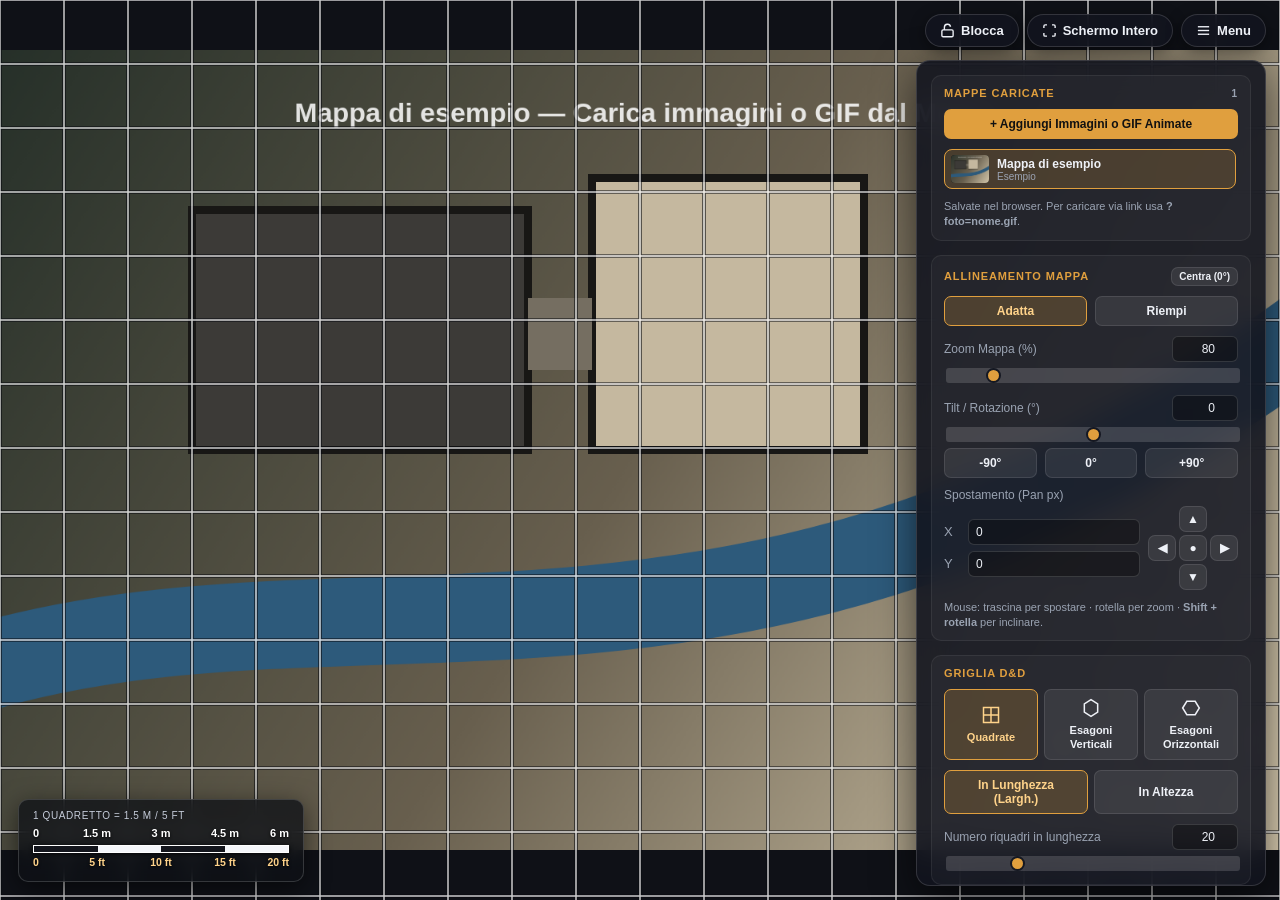
<file: mappe/index.html>
<!DOCTYPE html>
<html lang="it">
<head>
  <meta charset="UTF-8" />
  <meta name="viewport" content="width=device-width, initial-scale=1.0, maximum-scale=1.0, user-scalable=no" />
  <title>D&D Grid Overlay — Mappa & Griglia Tattica</title>
  <style>
    :root {
      --bg: #0f1117;
      --panel-bg: rgba(18, 21, 30, 0.9);
      --panel-border: rgba(255, 255, 255, 0.14);
      --text: #eef1f7;
      --muted: #9aa3b2;
      --accent: #e09f3e;
      --accent-hover: #f2b454;
      --btn-bg: rgba(255, 255, 255, 0.08);
      --btn-hover: rgba(255, 255, 255, 0.16);
      --radius: 10px;
    }

    * {
      box-sizing: border-box;
      user-select: none;
      -webkit-user-select: none;
    }

    html, body {
      margin: 0;
      padding: 0;
      width: 100%;
      height: 100%;
      overflow: hidden;
      background: var(--bg);
      color: var(--text);
      font-family: -apple-system, BlinkMacSystemFont, "Segoe UI", Roboto, Helvetica, Arial, sans-serif;
      font-size: 13px;
    }

    /* Viewport & Layer Mappa (<img> supporta GIF animate fluide) */
    #viewport {
      position: fixed;
      inset: 0;
      width: 100vw;
      height: 100vh;
      overflow: hidden;
      cursor: grab;
      touch-action: none;
      background: var(--bg);
    }
    #viewport.dragging { cursor: grabbing; }
    #viewport.locked { cursor: default; }

    #mapImg {
      position: absolute;
      left: 50%;
      top: 50%;
      transform-origin: center center;
      max-width: none;
      max-height: none;
      pointer-events: none;
      display: block;
    }

    #gridCanvas {
      position: absolute;
      inset: 0;
      width: 100%;
      height: 100%;
      display: block;
      pointer-events: none;
    }

    /* Drag & Drop Overlay */
    #dropOverlay {
      position: fixed;
      inset: 0;
      z-index: 50;
      background: rgba(15, 17, 23, 0.82);
      backdrop-filter: blur(6px);
      display: none;
      align-items: center;
      justify-content: center;
      border: 3px dashed var(--accent);
      margin: 14px;
      border-radius: 16px;
      pointer-events: none;
    }
    #dropOverlay.active { display: flex; }
    #dropOverlay span {
      font-size: 20px;
      font-weight: 600;
      color: var(--accent);
    }

    /* Toast Notifiche */
    #toast {
      position: fixed;
      left: 50%;
      top: 18px;
      transform: translateX(-50%) translateY(-20px);
      z-index: 60;
      background: rgba(20, 24, 34, 0.94);
      border: 1px solid var(--accent);
      color: var(--text);
      padding: 8px 16px;
      border-radius: 999px;
      font-size: 12px;
      font-weight: 600;
      opacity: 0;
      pointer-events: none;
      transition: opacity 0.25s, transform 0.25s;
      box-shadow: 0 6px 20px rgba(0, 0, 0, 0.5);
    }
    #toast.show {
      opacity: 1;
      transform: translateX(-50%) translateY(0);
    }

    /* Floating Top Buttons (sempre in vista) */
    #topControls {
      position: fixed;
      top: 14px;
      right: 14px;
      z-index: 30;
      display: flex;
      gap: 8px;
      flex-wrap: wrap;
      justify-content: flex-end;
    }

    .pill-btn {
      background: var(--panel-bg);
      color: var(--text);
      border: 1px solid var(--panel-border);
      backdrop-filter: blur(10px);
      -webkit-backdrop-filter: blur(10px);
      border-radius: 999px;
      padding: 8px 14px;
      cursor: pointer;
      font-size: 13px;
      font-weight: 600;
      display: inline-flex;
      align-items: center;
      gap: 6px;
      box-shadow: 0 4px 16px rgba(0, 0, 0, 0.45);
      transition: background 0.15s, border-color 0.15s, transform 0.1s;
    }
    .pill-btn:hover { background: rgba(35, 40, 56, 0.96); }
    .pill-btn:active { transform: scale(0.97); }
    .pill-btn.locked-active {
      background: rgba(185, 48, 48, 0.92);
      border-color: #ff8585;
      color: #ffffff;
    }
    .pill-btn.locked-active:hover { background: rgba(205, 58, 58, 0.98); }

    /* Collapsible Side Menu */
    #menuPanel {
      position: fixed;
      top: 60px;
      right: 14px;
      bottom: 14px;
      width: 350px;
      max-width: calc(100vw - 28px);
      z-index: 25;
      background: var(--panel-bg);
      border: 1px solid var(--panel-border);
      backdrop-filter: blur(14px);
      -webkit-backdrop-filter: blur(14px);
      border-radius: 14px;
      box-shadow: 0 12px 40px rgba(0, 0, 0, 0.6);
      display: flex;
      flex-direction: column;
      overflow: hidden;
      transition: transform 0.28s cubic-bezier(0.22, 1, 0.36, 1), opacity 0.22s ease;
    }
    #menuPanel.hidden {
      transform: translateX(calc(100% + 28px));
      opacity: 0;
      pointer-events: none;
    }

    #lockBanner {
      display: none;
      background: rgba(185, 48, 48, 0.25);
      border-bottom: 1px solid rgba(255, 120, 120, 0.35);
      color: #ffb4b4;
      padding: 8px 12px;
      font-size: 12px;
      font-weight: 600;
      text-align: center;
    }
    #menuPanel.is-locked #lockBanner { display: block; }
    #menuPanel.is-locked .menu-scroll {
      opacity: 0.42;
      pointer-events: none;
    }

    .menu-scroll {
      overflow-y: auto;
      padding: 14px;
      display: flex;
      flex-direction: column;
      gap: 14px;
      transition: opacity 0.2s;
    }
    .menu-scroll::-webkit-scrollbar { width: 6px; }
    .menu-scroll::-webkit-scrollbar-thumb {
      background: rgba(255, 255, 255, 0.2);
      border-radius: 3px;
    }

    .section {
      background: rgba(255, 255, 255, 0.03);
      border: 1px solid rgba(255, 255, 255, 0.07);
      border-radius: var(--radius);
      padding: 11px 12px;
      display: flex;
      flex-direction: column;
      gap: 10px;
    }
    .section-title {
      font-size: 11px;
      text-transform: uppercase;
      letter-spacing: 0.08em;
      color: var(--accent);
      font-weight: 700;
      display: flex;
      justify-content: space-between;
      align-items: center;
    }

    /* Lista Mappe Caricate */
    .map-list {
      display: flex;
      flex-direction: column;
      gap: 6px;
      max-height: 170px;
      overflow-y: auto;
      padding-right: 2px;
    }
    .map-list::-webkit-scrollbar { width: 5px; }
    .map-list::-webkit-scrollbar-thumb {
      background: rgba(255, 255, 255, 0.2);
      border-radius: 3px;
    }
    .map-item {
      display: flex;
      align-items: center;
      gap: 8px;
      padding: 5px 6px;
      border-radius: 8px;
      background: rgba(255, 255, 255, 0.04);
      border: 1px solid rgba(255, 255, 255, 0.08);
      cursor: pointer;
      transition: background 0.15s, border-color 0.15s;
    }
    .map-item:hover { background: rgba(255, 255, 255, 0.1); }
    .map-item.active {
      background: rgba(224, 159, 62, 0.2);
      border-color: var(--accent);
    }
    .map-thumb {
      width: 38px;
      height: 28px;
      object-fit: cover;
      border-radius: 4px;
      background: #090b10;
      flex-shrink: 0;
    }
    .map-meta {
      flex: 1;
      min-width: 0;
      display: flex;
      flex-direction: column;
    }
    .map-name {
      font-size: 12px;
      font-weight: 600;
      white-space: nowrap;
      overflow: hidden;
      text-overflow: ellipsis;
    }
    .map-badge {
      font-size: 10px;
      color: var(--muted);
    }
    .map-del {
      background: transparent;
      border: none;
      color: var(--muted);
      cursor: pointer;
      padding: 4px 6px;
      border-radius: 5px;
      font-size: 12px;
      line-height: 1;
    }
    .map-del:hover {
      background: rgba(255, 77, 77, 0.22);
      color: #ff8a8a;
    }

    .row { display: flex; align-items: center; gap: 8px; }
    .col { display: flex; flex-direction: column; gap: 4px; }
    .label-row {
      display: flex;
      justify-content: space-between;
      align-items: center;
      font-size: 12px;
      color: var(--muted);
    }

    button.btn {
      background: var(--btn-bg);
      color: var(--text);
      border: 1px solid rgba(255, 255, 255, 0.1);
      border-radius: 7px;
      padding: 7px 10px;
      font-size: 12px;
      font-weight: 600;
      cursor: pointer;
      transition: background 0.15s, border-color 0.15s;
      display: inline-flex;
      align-items: center;
      justify-content: center;
      gap: 6px;
    }
    button.btn:hover { background: var(--btn-hover); }
    button.btn.primary {
      background: var(--accent);
      color: #111;
      border-color: transparent;
    }
    button.btn.primary:hover { background: var(--accent-hover); }
    button.btn.active {
      background: rgba(224, 159, 62, 0.22);
      border-color: var(--accent);
      color: #ffd38a;
    }
    button.btn.flex1 { flex: 1; }

    .seg-group { display: grid; gap: 6px; }
    .seg-4 { grid-template-columns: repeat(2, 1fr); }
    .seg-3 { grid-template-columns: repeat(3, 1fr); }
    .seg-2 { grid-template-columns: repeat(2, 1fr); }

    .grid-choice {
      flex-direction: column;
      padding: 8px 4px !important;
      font-size: 11px !important;
      line-height: 1.2;
      text-align: center;
    }

    input[type="range"] {
      -webkit-appearance: none;
      appearance: none;
      width: 100%;
      height: 5px;
      background: rgba(255, 255, 255, 0.15);
      border-radius: 3px;
      outline: none;
      flex: 1;
    }
    input[type="range"]::-webkit-slider-thumb {
      -webkit-appearance: none;
      appearance: none;
      width: 15px;
      height: 15px;
      border-radius: 50%;
      background: var(--accent);
      cursor: pointer;
      border: 2px solid #151822;
    }

    input[type="number"], select {
      background: rgba(0, 0, 0, 0.35);
      color: var(--text);
      border: 1px solid rgba(255, 255, 255, 0.14);
      border-radius: 6px;
      padding: 5px 7px;
      font-size: 12px;
      outline: none;
      user-select: text;
      -webkit-user-select: text;
    }
    input[type="number"]:focus, select:focus { border-color: var(--accent); }
    .num-small { width: 66px; text-align: right; }

    input[type="color"] {
      -webkit-appearance: none;
      border: 1px solid rgba(255, 255, 255, 0.25);
      width: 34px;
      height: 28px;
      border-radius: 6px;
      background: transparent;
      cursor: pointer;
      padding: 0;
    }
    input[type="color"]::-webkit-color-swatch-wrapper { padding: 2px; }
    input[type="color"]::-webkit-color-swatch { border-radius: 4px; border: none; }

    .swatch-row { display: flex; gap: 6px; align-items: center; }
    .swatch {
      width: 22px;
      height: 22px;
      border-radius: 50%;
      border: 2px solid rgba(255, 255, 255, 0.25);
      cursor: pointer;
      transition: transform 0.12s;
    }
    .swatch:hover { transform: scale(1.12); }

    .pan-grid {
      display: grid;
      grid-template-columns: 1fr auto;
      gap: 8px;
      align-items: center;
    }
    .dpad {
      display: grid;
      grid-template-columns: repeat(3, 28px);
      grid-template-rows: repeat(3, 26px);
      gap: 3px;
    }
    .dpad button { padding: 0; font-size: 12px; }

    .hint {
      font-size: 11px;
      color: var(--muted);
      line-height: 1.35;
    }

    /* Cartographic Scale Bar Widget */
    #scaleWidget {
      position: fixed;
      left: 18px;
      bottom: 18px;
      z-index: 20;
      background: rgba(15, 17, 23, 0.78);
      border: 1px solid rgba(255, 255, 255, 0.16);
      backdrop-filter: blur(8px);
      -webkit-backdrop-filter: blur(8px);
      border-radius: 10px;
      padding: 10px 14px;
      pointer-events: none;
      box-shadow: 0 6px 24px rgba(0, 0, 0, 0.55);
    }
    #scaleWidget.hidden { display: none; }
    .scale-header {
      font-size: 10px;
      text-transform: uppercase;
      letter-spacing: 0.06em;
      color: #c5ccd9;
      margin-bottom: 6px;
      display: flex;
      justify-content: space-between;
      gap: 12px;
    }
    .scale-labels {
      position: relative;
      height: 15px;
      font-size: 11px;
      font-weight: 600;
      color: #ffffff;
      font-variant-numeric: tabular-nums;
    }
    .scale-tick-label {
      position: absolute;
      transform: translateX(-50%);
      white-space: nowrap;
      text-shadow: 0 1px 3px rgba(0, 0, 0, 0.9);
    }
    .scale-tick-label.first { transform: translateX(0); }
    .scale-tick-label.last { transform: translateX(-100%); }

    .scale-bar {
      display: flex;
      height: 8px;
      border: 1.5px solid #ffffff;
      box-shadow: 0 1px 4px rgba(0, 0, 0, 0.8);
      margin: 3px 0;
      overflow: hidden;
    }
    .scale-seg { flex: 1; height: 100%; }
    .scale-seg.dark { background: #14161d; }
    .scale-seg.light { background: #f4f6fa; }

    .scale-labels.imperial { color: #ffd38a; font-size: 10.5px; }
  </style>
</head>
<body>

  <!-- Viewport -->
  <div id="viewport">
    <img id="mapImg" alt="" draggable="false" />
    <canvas id="gridCanvas"></canvas>
  </div>

  <!-- Drag & Drop Overlay -->
  <div id="dropOverlay">
    <span id="dropText">Rilascia qui una o più mappe (anche GIF animate)</span>
  </div>

  <!-- Toast -->
  <div id="toast"></div>

  <!-- Floating Top Controls (sempre in vista) -->
  <div id="topControls">
    <button class="pill-btn" id="btnLock" title="Blocca o sblocca tutte le modifiche (L)">
      <svg id="lockIconOpen" width="15" height="15" viewBox="0 0 24 24" fill="none" stroke="currentColor" stroke-width="2.2">
        <rect x="3" y="11" width="18" height="11" rx="2" ry="2"/><path d="M7 11V7a5 5 0 0 1 9.9-1"/>
      </svg>
      <svg id="lockIconClosed" width="15" height="15" viewBox="0 0 24 24" fill="none" stroke="currentColor" stroke-width="2.2" style="display:none;">
        <rect x="3" y="11" width="18" height="11" rx="2" ry="2"/><path d="M7 11V7a5 5 0 0 1 10 0v4"/>
      </svg>
      <span id="lockLabel">Blocca</span>
    </button>

    <button class="pill-btn" id="btnFullscreen" title="Schermo intero (F)">
      <svg width="15" height="15" viewBox="0 0 24 24" fill="none" stroke="currentColor" stroke-width="2.2">
        <path d="M8 3H5a2 2 0 0 0-2 2v3m18 0V5a2 2 0 0 0-2-2h-3m0 18h3a2 2 0 0 0 2-2v-3M3 16v3a2 2 0 0 0 2 2h3"/>
      </svg>
      <span id="fsLabel">Schermo Intero</span>
    </button>

    <button class="pill-btn" id="btnMenu" title="Apri/Chiudi menu (M)">
      <svg width="15" height="15" viewBox="0 0 24 24" fill="none" stroke="currentColor" stroke-width="2.2">
        <line x1="3" y1="6" x2="21" y2="6"/><line x1="3" y1="12" x2="21" y2="12"/><line x1="3" y1="18" x2="21" y2="18"/>
      </svg>
      <span>Menu</span>
    </button>
  </div>

  <!-- Cartographic Scale Bar -->
  <div id="scaleWidget">
    <div class="scale-header">
      <span id="scaleTitle">1 quadretto = 1.5 m / 5 ft</span>
    </div>
    <div class="scale-labels" id="scaleTopLabels"></div>
    <div class="scale-bar" id="scaleBarSegments"></div>
    <div class="scale-labels imperial" id="scaleBottomLabels"></div>
  </div>

  <!-- Collapsible Menu -->
  <aside id="menuPanel">
    <div id="lockBanner">Modifiche bloccate — premi "Bloccato" (L) per modificare</div>
    <div class="menu-scroll">

      <!-- 0. Lista Mappe Caricate -->
      <div class="section">
        <div class="section-title">
          <span>Mappe Caricate</span>
          <span id="mapCountBadge" style="color:var(--muted);font-size:10px;text-transform:none;">0</span>
        </div>

        <input type="file" id="fileInput" accept="image/*" multiple hidden />
        <button class="btn primary" id="btnUpload" style="width:100%;">+ Aggiungi Immagini o GIF Animate</button>

        <div class="map-list" id="mapList"></div>
        <div class="hint">Salvate nel browser. Per caricare via link usa <b>?foto=nome.gif</b>.</div>
      </div>

      <!-- 1. Allineamento Mappa -->
      <div class="section">
        <div class="section-title">
          <span>Allineamento Mappa</span>
          <button class="btn" id="btnResetTransform" style="padding:3px 7px;font-size:10px;">Centra (0°)</button>
        </div>

        <div class="row">
          <button class="btn active flex1" id="btnFit" title="Adatta tutta la mappa allo schermo">Adatta</button>
          <button class="btn flex1" id="btnCover" title="Riempi tutto lo schermo senza bordi neri">Riempi</button>
        </div>

        <div class="col">
          <div class="label-row">
            <span>Zoom Mappa (%)</span>
            <input type="number" class="num-small" id="zoomNumber" min="5" max="1000" step="1" />
          </div>
          <input type="range" id="zoomRange" min="10" max="500" step="1" />
        </div>

        <div class="col">
          <div class="label-row">
            <span>Tilt / Rotazione (°)</span>
            <input type="number" class="num-small" id="tiltNumber" min="-180" max="180" step="0.1" />
          </div>
          <input type="range" id="tiltRange" min="-180" max="180" step="0.1" />
          <div class="row">
            <button class="btn flex1" id="btnTiltM90">-90°</button>
            <button class="btn flex1" id="btnTilt0">0°</button>
            <button class="btn flex1" id="btnTiltP90">+90°</button>
          </div>
        </div>

        <div class="col">
          <div class="label-row"><span>Spostamento (Pan px)</span></div>
          <div class="pan-grid">
            <div class="col" style="gap:6px;">
              <div class="row">
                <span style="width:16px;color:var(--muted);">X</span>
                <input type="number" id="panXInput" step="1" style="flex:1;width:100%;" />
              </div>
              <div class="row">
                <span style="width:16px;color:var(--muted);">Y</span>
                <input type="number" id="panYInput" step="1" style="flex:1;width:100%;" />
              </div>
            </div>
            <div class="dpad">
              <div></div>
              <button class="btn nudge-btn" data-dx="0" data-dy="-5" title="Su">▲</button>
              <div></div>
              <button class="btn nudge-btn" data-dx="-5" data-dy="0" title="Sinistra">◀</button>
              <button class="btn nudge-btn" data-dx="0" data-dy="0" title="Centra Pan">●</button>
              <button class="btn nudge-btn" data-dx="5" data-dy="0" title="Destra">▶</button>
              <div></div>
              <button class="btn nudge-btn" data-dx="0" data-dy="5" title="Giù">▼</button>
              <div></div>
            </div>
          </div>
        </div>
        <div class="hint">Mouse: trascina per spostare · rotella per zoom · <b>Shift + rotella</b> per inclinare.</div>
      </div>

      <!-- 2. Tipo & Dimensione Griglia -->
      <div class="section">
        <div class="section-title"><span>Griglia D&amp;D</span></div>

        <div class="seg-group seg-3">
          <button class="btn grid-choice active" data-grid="square">
            <svg width="20" height="20" viewBox="0 0 24 24" fill="none" stroke="currentColor" stroke-width="1.8">
              <rect x="3" y="3" width="18" height="18"/><line x1="12" y1="3" x2="12" y2="21"/><line x1="3" y1="12" x2="21" y2="12"/>
            </svg>
            Quadrate
          </button>
          <button class="btn grid-choice" data-grid="hex-v">
            <svg width="20" height="20" viewBox="0 0 24 24" fill="none" stroke="currentColor" stroke-width="1.8">
              <polygon points="12,2 20,7 20,17 12,22 4,17 4,7"/>
            </svg>
            Esagoni Verticali
          </button>
          <button class="btn grid-choice" data-grid="hex-h">
            <svg width="20" height="20" viewBox="0 0 24 24" fill="none" stroke="currentColor" stroke-width="1.8">
              <polygon points="2,12 7,4 17,4 22,12 17,20 7,20"/>
            </svg>
            Esagoni Orizzontali
          </button>
        </div>

        <div class="seg-group seg-2">
          <button class="btn active axis-btn" data-axis="width">In Lunghezza (Largh.)</button>
          <button class="btn axis-btn" data-axis="height">In Altezza</button>
        </div>

        <div class="col">
          <div class="label-row">
            <span id="countLabel">Numero riquadri in lunghezza</span>
            <input type="number" class="num-small" id="countNumber" min="1" max="200" step="1" />
          </div>
          <input type="range" id="countRange" min="2" max="80" step="1" />
        </div>
      </div>

      <!-- 3. Colore, Trasparenza e Contrasto -->
      <div class="section">
        <div class="section-title"><span>Colore &amp; Contrasto Righe</span></div>

        <div class="seg-group seg-4">
          <button class="btn color-mode-btn active" data-mode="halo" style="font-size:11px;padding:6px 4px;">Bordo (Halo)</button>
          <button class="btn color-mode-btn" data-mode="adaptive" style="font-size:11px;padding:6px 4px;">Contrasto B/N</button>
          <button class="btn color-mode-btn" data-mode="solid" style="font-size:11px;padding:6px 4px;">Colore Fisso</button>
          <button class="btn color-mode-btn" data-mode="difference" style="font-size:11px;padding:6px 4px;">Inverso (Neg.)</button>
        </div>

        <div class="row" id="colorPickerGroup" style="justify-content:space-between;">
          <div class="row">
            <input type="color" id="gridColorInput" value="#ffffff" />
            <span id="colorModeHint" style="font-size:11px;color:var(--muted);">Colore + alone</span>
          </div>
          <div class="swatch-row">
            <div class="swatch" style="background:#ffffff" data-color="#ffffff" title="Bianco"></div>
            <div class="swatch" style="background:#000000" data-color="#000000" title="Nero"></div>
            <div class="swatch" style="background:#f5c542" data-color="#f5c542" title="Oro"></div>
            <div class="swatch" style="background:#ff4d4d" data-color="#ff4d4d" title="Rosso"></div>
            <div class="swatch" style="background:#38bdf8" data-color="#38bdf8" title="Ciano"></div>
          </div>
        </div>

        <div class="col">
          <div class="label-row">
            <span>Opacità / Trasparenza (%)</span>
            <input type="number" class="num-small" id="opacityNumber" min="5" max="100" step="1" />
          </div>
          <input type="range" id="opacityRange" min="5" max="100" step="1" />
        </div>

        <div class="col">
          <div class="label-row">
            <span>Spessore righe (px)</span>
            <input type="number" class="num-small" id="thicknessNumber" min="0.5" max="8" step="0.5" />
          </div>
          <input type="range" id="thicknessRange" min="0.5" max="6" step="0.5" />
        </div>
      </div>

      <!-- 4. Scala Cartografica -->
      <div class="section">
        <div class="section-title">
          <span>Scala Cartografica</span>
          <label class="row" style="cursor:pointer;text-transform:none;letter-spacing:0;color:var(--text);font-size:11px;">
            <input type="checkbox" id="showScaleCheck" checked /> Mostra
          </label>
        </div>

        <select id="scalePreset">
          <option value="dnd5e">D&amp;D Standard (1.5 m / 5 ft)</option>
          <option value="1m3ft">Scala Ridotta (1 m / 3 ft)</option>
          <option value="3m10ft">Dungeon Largo (3 m / 10 ft)</option>
          <option value="travel">Viaggio Locale (1.5 km / 1 mi)</option>
          <option value="region">Esplorazione Esagoni (9 km / 6 mi)</option>
          <option value="custom">Personalizzata</option>
        </select>

        <div class="seg-group seg-2">
          <div class="col">
            <span style="font-size:11px;color:var(--muted);">Metrico / cella</span>
            <div class="row" style="gap:4px;">
              <input type="number" id="metricVal" step="0.1" min="0.01" style="width:100%;" />
              <select id="metricUnit" style="width:54px;">
                <option value="m">m</option>
                <option value="km">km</option>
              </select>
            </div>
          </div>
          <div class="col">
            <span style="font-size:11px;color:var(--muted);">Imperiale / cella</span>
            <div class="row" style="gap:4px;">
              <input type="number" id="imperialVal" step="0.5" min="0.01" style="width:100%;" />
              <select id="imperialUnit" style="width:54px;">
                <option value="ft">ft</option>
                <option value="yd">yd</option>
                <option value="mi">mi</option>
              </select>
            </div>
          </div>
        </div>
      </div>

      <div class="hint" style="text-align:center;padding-bottom:6px;">
        Scorciatoie: <b>L</b> Blocca · <b>M</b> Menu · <b>F</b> Schermo intero · <b>R</b> Centra
      </div>
    </div>
  </aside>

  <script>
    (() => {
      const SETTINGS_KEY = 'dnd_grid_settings_v2';
      const DB_NAME = 'dnd_grid_maps_db';
      const DB_STORE = 'maps';

      // ==========================================
      // Stato dell'applicazione
      // ==========================================
      const state = {
        locked: false,
        autoFit: 'fit',

        panX: 0,
        panY: 0,
        zoom: 1,
        tilt: 0,

        gridType: 'square',
        axis: 'width',
        count: 20,

        colorMode: 'halo',
        gridColor: '#ffffff',
        opacity: 0.78,
        thickness: 1.5,

        showScale: true,
        scalePreset: 'dnd5e',
        metricVal: 1.5,
        metricUnit: 'm',
        imperialVal: 5,
        imperialUnit: 'ft',

        menuOpen: true,
        activeMapId: null
      };

      // Lista mappe in memoria: [{ id, name, type, source, url, blob, view }]
      let mapsList = [];
      let dbInstance = null;
      let gifAdaptiveTimer = null;

      // DOM
      const viewport = document.getElementById('viewport');
      const mapImg = document.getElementById('mapImg');
      const gridCanvas = document.getElementById('gridCanvas');
      const gridCtx = gridCanvas.getContext('2d', { willReadFrequently: true });

      const lumCanvas = document.createElement('canvas');
      const lumCtx = lumCanvas.getContext('2d', { willReadFrequently: true });

      const dropOverlay = document.getElementById('dropOverlay');
      const dropText = document.getElementById('dropText');
      const toastEl = document.getElementById('toast');
      const menuPanel = document.getElementById('menuPanel');
      const btnMenu = document.getElementById('btnMenu');
      const btnFullscreen = document.getElementById('btnFullscreen');
      const fsLabel = document.getElementById('fsLabel');
      const btnLock = document.getElementById('btnLock');
      const lockLabel = document.getElementById('lockLabel');
      const lockIconOpen = document.getElementById('lockIconOpen');
      const lockIconClosed = document.getElementById('lockIconClosed');

      const mapListEl = document.getElementById('mapList');
      const mapCountBadge = document.getElementById('mapCountBadge');

      const fileInput = document.getElementById('fileInput');
      const btnUpload = document.getElementById('btnUpload');
      const btnFit = document.getElementById('btnFit');
      const btnCover = document.getElementById('btnCover');
      const btnResetTransform = document.getElementById('btnResetTransform');

      const zoomRange = document.getElementById('zoomRange');
      const zoomNumber = document.getElementById('zoomNumber');
      const tiltRange = document.getElementById('tiltRange');
      const tiltNumber = document.getElementById('tiltNumber');
      const panXInput = document.getElementById('panXInput');
      const panYInput = document.getElementById('panYInput');

      const countRange = document.getElementById('countRange');
      const countNumber = document.getElementById('countNumber');
      const countLabel = document.getElementById('countLabel');

      const colorPickerGroup = document.getElementById('colorPickerGroup');
      const colorModeHint = document.getElementById('colorModeHint');
      const gridColorInput = document.getElementById('gridColorInput');
      const opacityRange = document.getElementById('opacityRange');
      const opacityNumber = document.getElementById('opacityNumber');
      const thicknessRange = document.getElementById('thicknessRange');
      const thicknessNumber = document.getElementById('thicknessNumber');

      const showScaleCheck = document.getElementById('showScaleCheck');
      const scalePreset = document.getElementById('scalePreset');
      const metricValInput = document.getElementById('metricVal');
      const metricUnitSelect = document.getElementById('metricUnit');
      const imperialValInput = document.getElementById('imperialVal');
      const imperialUnitSelect = document.getElementById('imperialUnit');

      const scaleWidget = document.getElementById('scaleWidget');
      const scaleTitle = document.getElementById('scaleTitle');
      const scaleTopLabels = document.getElementById('scaleTopLabels');
      const scaleBarSegments = document.getElementById('scaleBarSegments');
      const scaleBottomLabels = document.getElementById('scaleBottomLabels');

      let W = window.innerWidth;
      let H = window.innerHeight;
      let prevW = W;
      let prevH = H;
      let dpr = Math.min(window.devicePixelRatio || 1, 2);
      let imgReady = false;
      let rafPending = false;
      let toastTimer = null;

      function showToast(msg) {
        toastEl.textContent = msg;
        toastEl.classList.add('show');
        clearTimeout(toastTimer);
        toastTimer = setTimeout(() => toastEl.classList.remove('show'), 2800);
      }

      // ==========================================
      // Persistenza: localStorage + IndexedDB
      // ==========================================
      let saveTimer = null;
      function scheduleSave() {
        clearTimeout(saveTimer);
        saveTimer = setTimeout(persistAll, 200);
      }

      function snapshotCurrentView() {
        return {
          autoFit: state.autoFit,
          panX: state.panX,
          panY: state.panY,
          zoom: state.zoom,
          tilt: state.tilt,
          gridType: state.gridType,
          axis: state.axis,
          count: state.count
        };
      }

      function persistAll() {
        try {
          const payload = {
            colorMode: state.colorMode,
            gridColor: state.gridColor,
            opacity: state.opacity,
            thickness: state.thickness,
            showScale: state.showScale,
            scalePreset: state.scalePreset,
            metricVal: state.metricVal,
            metricUnit: state.metricUnit,
            imperialVal: state.imperialVal,
            imperialUnit: state.imperialUnit,
            menuOpen: state.menuOpen,
            activeMapId: state.activeMapId,
            lastView: snapshotCurrentView()
          };
          localStorage.setItem(SETTINGS_KEY, JSON.stringify(payload));
        } catch (_) {}

        // Aggiorna la vista della mappa attiva in IndexedDB
        const active = mapsList.find(m => m.id === state.activeMapId);
        if (active && active.source !== 'sample') {
          active.view = snapshotCurrentView();
          dbPutMap(active);
        }
      }

      function loadSavedSettings() {
        try {
          const raw = localStorage.getItem(SETTINGS_KEY);
          if (!raw) return;
          const s = JSON.parse(raw);
          const keys = [
            'colorMode', 'gridColor', 'opacity', 'thickness',
            'showScale', 'scalePreset', 'metricVal', 'metricUnit',
            'imperialVal', 'imperialUnit', 'menuOpen', 'activeMapId'
          ];
          for (const k of keys) {
            if (s[k] !== undefined) state[k] = s[k];
          }
          if (s.lastView) {
            Object.assign(state, s.lastView);
          }
        } catch (_) {}
      }

      function openDB() {
        return new Promise((resolve) => {
          if (!window.indexedDB) return resolve(null);
          try {
            const req = indexedDB.open(DB_NAME, 1);
            req.onupgradeneeded = () => {
              const db = req.result;
              if (!db.objectStoreNames.contains(DB_STORE)) {
                db.createObjectStore(DB_STORE, { keyPath: 'id' });
              }
            };
            req.onsuccess = () => {
              dbInstance = req.result;
              resolve(dbInstance);
            };
            req.onerror = () => resolve(null);
          } catch (_) {
            resolve(null);
          }
        });
      }

      function dbGetAllMaps() {
        return new Promise((resolve) => {
          if (!dbInstance) return resolve([]);
          try {
            const tx = dbInstance.transaction(DB_STORE, 'readonly');
            const req = tx.objectStore(DB_STORE).getAll();
            req.onsuccess = () => resolve(req.result || []);
            req.onerror = () => resolve([]);
          } catch (_) {
            resolve([]);
          }
        });
      }

      function dbPutMap(item) {
        if (!dbInstance || item.source === 'sample') return;
        try {
          const tx = dbInstance.transaction(DB_STORE, 'readwrite');
          tx.objectStore(DB_STORE).put({
            id: item.id,
            name: item.name,
            type: item.type,
            source: item.source,
            urlKey: item.urlKey || null,
            blob: item.blob || null,
            createdAt: item.createdAt || Date.now(),
            view: item.view || null
          });
        } catch (_) {}
      }

      function dbDeleteMap(id) {
        if (!dbInstance) return;
        try {
          const tx = dbInstance.transaction(DB_STORE, 'readwrite');
          tx.objectStore(DB_STORE).delete(id);
        } catch (_) {}
      }

      // ==========================================
      // Mappa Demo Procedurale
      // ==========================================
      function createSampleBlob() {
        return new Promise((resolve) => {
          const c = document.createElement('canvas');
          c.width = 1600;
          c.height = 1000;
          const ctx = c.getContext('2d');

          const grad = ctx.createLinearGradient(0, 0, 1600, 1000);
          grad.addColorStop(0, '#263029');
          grad.addColorStop(0.5, '#685f4e');
          grad.addColorStop(1, '#dfd2b5');
          ctx.fillStyle = grad;
          ctx.fillRect(0, 0, 1600, 1000);

          ctx.strokeStyle = '#2d5a7b';
          ctx.lineWidth = 110;
          ctx.lineCap = 'round';
          ctx.beginPath();
          ctx.moveTo(-50, 780);
          ctx.bezierCurveTo(450, 620, 950, 880, 1680, 320);
          ctx.stroke();

          ctx.fillStyle = '#3c3a37';
          ctx.strokeStyle = '#181715';
          ctx.lineWidth = 10;
          ctx.fillRect(240, 200, 420, 300);
          ctx.strokeRect(240, 200, 420, 300);

          ctx.fillStyle = '#c5b89f';
          ctx.fillRect(740, 160, 340, 340);
          ctx.strokeRect(740, 160, 340, 340);

          ctx.fillStyle = '#756e61';
          ctx.fillRect(660, 310, 80, 90);

          ctx.fillStyle = 'rgba(255,255,255,0.85)';
          ctx.font = 'bold 34px sans-serif';
          ctx.textAlign = 'center';
          ctx.fillText('Mappa di esempio — Carica immagini o GIF dal Menu', 800, 90);

          c.toBlob((blob) => resolve(blob), 'image/png');
        });
      }

      // ==========================================
      // Gestione Lista Mappe & Selezione
      // ==========================================
      function renderMapList() {
        mapListEl.innerHTML = '';
        mapCountBadge.textContent = `${mapsList.length}`;

        for (const item of mapsList) {
          const row = document.createElement('div');
          row.className = `map-item ${item.id === state.activeMapId ? 'active' : ''}`;
          row.title = item.name;

          const thumb = document.createElement('img');
          thumb.className = 'map-thumb';
          thumb.src = item.url;
          thumb.alt = '';

          const meta = document.createElement('div');
          meta.className = 'map-meta';

          const nameEl = document.createElement('div');
          nameEl.className = 'map-name';
          nameEl.textContent = item.name;

          const badge = document.createElement('div');
          badge.className = 'map-badge';
          const isGif = (item.type || '').includes('gif') || item.name.toLowerCase().endsWith('.gif');
          badge.textContent = item.source === 'sample'
            ? 'Esempio'
            : (isGif ? 'GIF Animata' : (item.source === 'url' ? 'Da URL / Repo' : 'Salvata'));

          meta.appendChild(nameEl);
          meta.appendChild(badge);
          row.appendChild(thumb);
          row.appendChild(meta);

          if (item.source !== 'sample') {
            const delBtn = document.createElement('button');
            delBtn.className = 'map-del';
            delBtn.textContent = '✕';
            delBtn.title = 'Rimuovi mappa';
            delBtn.addEventListener('click', (e) => {
              e.stopPropagation();
              if (!state.locked) removeMap(item.id);
            });
            row.appendChild(delBtn);
          }

          row.addEventListener('click', () => {
            if (!state.locked) selectMap(item.id);
          });

          mapListEl.appendChild(row);
        }
      }

      function selectMap(id, isInitial = false) {
        // Salva vista corrente prima di cambiare
        const prev = mapsList.find(m => m.id === state.activeMapId);
        if (prev && prev.id !== id && prev.source !== 'sample' && !isInitial) {
          prev.view = snapshotCurrentView();
          dbPutMap(prev);
        }

        const target = mapsList.find(m => m.id === id);
        if (!target) return;

        state.activeMapId = target.id;
        imgReady = false;

        mapImg.onload = () => {
          imgReady = true;
          if (target.view) {
            Object.assign(state, target.view);
            if (state.autoFit === 'fit' || state.autoFit === 'cover') {
              applyAutoFit(state.autoFit);
            } else {
              syncUIFromState();
            }
          } else {
            fitImage('fit', true);
            target.view = snapshotCurrentView();
            dbPutMap(target);
          }
          updateGifAdaptiveLoop();
          scheduleRender();
        };

        mapImg.src = target.url;
        renderMapList();
        scheduleSave();
      }

      async function removeMap(id) {
        const idx = mapsList.findIndex(m => m.id === id);
        if (idx === -1) return;
        const item = mapsList[idx];
        if (item.blob && item.url && item.url.startsWith('blob:')) {
          URL.revokeObjectURL(item.url);
        }
        mapsList.splice(idx, 1);
        dbDeleteMap(id);

        if (mapsList.length === 0) {
          const sampleBlob = await createSampleBlob();
          const sampleUrl = URL.createObjectURL(sampleBlob);
          mapsList.push({
            id: 'sample_map',
            name: 'Mappa di esempio',
            type: 'image/png',
            source: 'sample',
            url: sampleUrl,
            blob: sampleBlob,
            view: null
          });
        }

        if (state.activeMapId === id) {
          const next = mapsList[Math.max(0, idx - 1)];
          selectMap(next.id, true);
        } else {
          renderMapList();
          scheduleSave();
        }
      }

      function addUploadedFiles(files) {
        if (state.locked) return;
        const valid = [...files].filter(f => f.type.startsWith('image/'));
        if (valid.length === 0) return;

        // Rimuovi la mappa di esempio quando si carica una vera immagine
        const sampleIdx = mapsList.findIndex(m => m.source === 'sample');
        if (sampleIdx !== -1) {
          const s = mapsList[sampleIdx];
          if (s.url.startsWith('blob:')) URL.revokeObjectURL(s.url);
          mapsList.splice(sampleIdx, 1);
        }

        let lastAddedId = null;
        for (const file of valid) {
          const id = `map_${Date.now()}_${Math.random().toString(36).slice(2, 7)}`;
          const url = URL.createObjectURL(file);
          const item = {
            id,
            name: file.name || 'Mappa',
            type: file.type,
            source: 'local',
            url,
            blob: file,
            createdAt: Date.now(),
            view: null
          };
          mapsList.push(item);
          dbPutMap(item);
          lastAddedId = id;
        }

        if (lastAddedId) {
          selectMap(lastAddedId);
          showToast(valid.length > 1 ? `Caricate ${valid.length} mappe` : `Caricata: ${valid[0].name}`);
        }
      }

      // Caricamento immagine da parametro URL (?foto= / ?img= / ?mappa= / ?map=)
      async function loadFromUrlParam(paramVal) {
        const candidates = [paramVal];
        if (!paramVal.includes('/') && !paramVal.startsWith('http')) {
          candidates.push(`maps/${paramVal}`);
        }

        for (const candidate of candidates) {
          try {
            const res = await fetch(candidate);
            if (res.ok) {
              const blob = await res.blob();
              if (blob.type.startsWith('image/') || /\.(png|jpe?g|gif|webp|svg|bmp)$/i.test(candidate)) {
                return { blob, url: URL.createObjectURL(blob), name: paramVal.split('/').pop().split('?')[0], type: blob.type || 'image/*' };
              }
            }
          } catch (_) {
            // Fallback per file:// locale
            const loaded = await new Promise((resolve) => {
              const testImg = new Image();
              testImg.onload = () => resolve(true);
              testImg.onerror = () => resolve(false);
              testImg.src = candidate;
            });
            if (loaded) {
              return { blob: null, url: candidate, name: paramVal.split('/').pop().split('?')[0], type: 'image/*' };
            }
          }
        }
        return null;
      }

      // ==========================================
      // Geometria, Transform & Resize Dinamico
      // ==========================================
      function getGridCellMetric(w, h) {
        const n = Math.max(1, state.count);
        if (state.gridType === 'square') {
          return state.axis === 'width' ? w / n : h / n;
        } else if (state.gridType === 'hex-v') {
          const SQRT3 = Math.sqrt(3);
          const R = state.axis === 'width' ? (w / n) / SQRT3 : h / (1.5 * n + 0.5);
          return SQRT3 * R;
        } else {
          const SQRT3 = Math.sqrt(3);
          const R = state.axis === 'width' ? w / (1.5 * n + 0.5) : (h / n) / SQRT3;
          return SQRT3 * R;
        }
      }

      function applyAutoFit(mode) {
        if (!imgReady || !mapImg.naturalWidth) return;
        const rad = (state.tilt * Math.PI) / 180;
        const cos = Math.abs(Math.cos(rad));
        const sin = Math.abs(Math.sin(rad));
        const bw = mapImg.naturalWidth * cos + mapImg.naturalHeight * sin;
        const bh = mapImg.naturalWidth * sin + mapImg.naturalHeight * cos;

        const scaleX = W / bw;
        const scaleY = H / bh;
        state.zoom = mode === 'cover' ? Math.max(scaleX, scaleY) : Math.min(scaleX, scaleY);
        state.panX = 0;
        state.panY = 0;
        syncUIFromState();
      }

      function fitImage(mode = 'fit', resetTilt = false) {
        if (!imgReady) return;
        if (resetTilt) state.tilt = 0;
        state.autoFit = mode;
        applyAutoFit(mode);
        scheduleRender();
        scheduleSave();
      }

      function resizeCanvases() {
        const newW = window.innerWidth;
        const newH = window.innerHeight;
        dpr = Math.min(window.devicePixelRatio || 1, 2);
        const cw = Math.floor(newW * dpr);
        const ch = Math.floor(newH * dpr);

        const sizeChanged = (newW !== prevW || newH !== prevH);
        W = newW;
        H = newH;

        if (gridCanvas.width !== cw || gridCanvas.height !== ch) {
          gridCanvas.width = cw;
          gridCanvas.height = ch;
        }

        if (sizeChanged && imgReady) {
          if (state.autoFit === 'fit' || state.autoFit === 'cover') {
            applyAutoFit(state.autoFit);
          } else {
            const oldCell = getGridCellMetric(prevW, prevH);
            const newCell = getGridCellMetric(newW, newH);
            if (oldCell > 0 && newCell > 0) {
              const ratio = newCell / oldCell;
              state.zoom *= ratio;
              state.panX *= ratio;
              state.panY *= ratio;
              syncUIFromState();
            }
          }
          prevW = newW;
          prevH = newH;
        }

        scheduleRender();
      }

      function scheduleRender() {
        if (rafPending) return;
        rafPending = true;
        requestAnimationFrame(() => {
          rafPending = false;
          renderAll();
        });
      }

      function renderAll() {
        updateMapTransform();
        const cellPixels = drawGrid();
        updateScaleBar(cellPixels);
      }

      function updateMapTransform() {
        if (!imgReady) {
          mapImg.style.visibility = 'hidden';
          return;
        }
        mapImg.style.visibility = 'visible';
        mapImg.style.transform =
          `translate(calc(-50% + ${state.panX}px), calc(-50% + ${state.panY}px)) rotate(${state.tilt}deg) scale(${state.zoom})`;
      }

      function getHaloColor(hex) {
        const clean = hex.replace('#', '');
        const r = parseInt(clean.slice(0, 2), 16) || 255;
        const g = parseInt(clean.slice(2, 4), 16) || 255;
        const b = parseInt(clean.slice(4, 6), 16) || 255;
        const lum = 0.299 * r + 0.587 * g + 0.114 * b;
        return lum > 128 ? 'rgba(10, 12, 18, 0.88)' : 'rgba(248, 250, 252, 0.88)';
      }

      function updateGifAdaptiveLoop() {
        clearInterval(gifAdaptiveTimer);
        gifAdaptiveTimer = null;
        const active = mapsList.find(m => m.id === state.activeMapId);
        const isGif = active && ((active.type || '').includes('gif') || active.name.toLowerCase().endsWith('.gif'));
        if (isGif && state.colorMode === 'adaptive') {
          gifAdaptiveTimer = setInterval(() => {
            if (imgReady && state.colorMode === 'adaptive') drawGrid();
          }, 180);
        }
      }

      function drawGrid() {
        const cw = gridCanvas.width;
        const ch = gridCanvas.height;

        gridCtx.save();
        gridCtx.setTransform(1, 0, 0, 1, 0, 0);
        gridCtx.clearRect(0, 0, cw, ch);
        gridCtx.setTransform(dpr, 0, 0, dpr, 0, 0);

        gridCanvas.style.mixBlendMode = state.colorMode === 'difference' ? 'difference' : 'normal';
        gridCanvas.style.opacity = String(state.opacity);

        gridCtx.globalAlpha = 1;
        gridCtx.lineCap = 'round';
        gridCtx.lineJoin = 'round';

        const n = Math.max(1, state.count);
        let cellPixels = 50;

        gridCtx.beginPath();

        if (state.gridType === 'square') {
          const size = state.axis === 'width' ? W / n : H / n;
          cellPixels = size;
          const safeSize = Math.max(4, size);

          for (let x = 0; x <= W + 0.5; x += safeSize) {
            gridCtx.moveTo(x, 0);
            gridCtx.lineTo(x, H);
          }
          for (let y = 0; y <= H + 0.5; y += safeSize) {
            gridCtx.moveTo(0, y);
            gridCtx.lineTo(W, y);
          }
        } else if (state.gridType === 'hex-v') {
          const SQRT3 = Math.sqrt(3);
          const R = state.axis === 'width'
            ? (W / n) / SQRT3
            : H / (1.5 * n + 0.5);
          const safeR = Math.max(4, R);
          const hexW = SQRT3 * safeR;
          const rowStep = 1.5 * safeR;
          cellPixels = hexW;

          const cols = Math.ceil(W / hexW) + 2;
          const rows = Math.ceil(H / rowStep) + 2;

          for (let row = -1; row <= rows; row++) {
            const cy = safeR + row * rowStep;
            const offsetX = (row & 1) ? hexW / 2 : 0;
            for (let col = -1; col <= cols; col++) {
              const cx = hexW / 2 + col * hexW + offsetX;
              gridCtx.moveTo(cx - hexW / 2, cy + safeR / 2);
              gridCtx.lineTo(cx - hexW / 2, cy - safeR / 2);
              gridCtx.lineTo(cx, cy - safeR);
              gridCtx.lineTo(cx + hexW / 2, cy - safeR / 2);
            }
          }
        } else if (state.gridType === 'hex-h') {
          const SQRT3 = Math.sqrt(3);
          const R = state.axis === 'width'
            ? W / (1.5 * n + 0.5)
            : (H / n) / SQRT3;
          const safeR = Math.max(4, R);
          const hexH = SQRT3 * safeR;
          const colStep = 1.5 * safeR;
          cellPixels = hexH;

          const cols = Math.ceil(W / colStep) + 2;
          const rows = Math.ceil(H / hexH) + 2;

          for (let col = -1; col <= cols; col++) {
            const cx = safeR + col * colStep;
            const offsetY = (col & 1) ? hexH / 2 : 0;
            for (let row = -1; row <= rows; row++) {
              const cy = hexH / 2 + row * hexH + offsetY;
              gridCtx.moveTo(cx - safeR / 2, cy + hexH / 2);
              gridCtx.lineTo(cx - safeR, cy);
              gridCtx.lineTo(cx - safeR / 2, cy - hexH / 2);
              gridCtx.lineTo(cx + safeR / 2, cy - hexH / 2);
            }
          }
        }

        if (state.colorMode === 'halo') {
          gridCtx.strokeStyle = getHaloColor(state.gridColor);
          gridCtx.lineWidth = state.thickness + 2.2;
          gridCtx.stroke();
          gridCtx.strokeStyle = state.gridColor;
          gridCtx.lineWidth = state.thickness;
          gridCtx.stroke();
        } else if (state.colorMode === 'adaptive') {
          gridCtx.strokeStyle = '#ffffff';
          gridCtx.lineWidth = state.thickness;
          gridCtx.stroke();
        } else {
          gridCtx.strokeStyle = state.gridColor;
          gridCtx.lineWidth = state.thickness;
          gridCtx.stroke();
        }

        gridCtx.restore();

        if (state.colorMode === 'adaptive' && imgReady) {
          try {
            const lw = Math.max(16, Math.round(W / 6));
            const lh = Math.max(16, Math.round(H / 6));
            if (lumCanvas.width !== lw || lumCanvas.height !== lh) {
              lumCanvas.width = lw;
              lumCanvas.height = lh;
            }
            lumCtx.save();
            lumCtx.setTransform(1, 0, 0, 1, 0, 0);
            lumCtx.fillStyle = '#0f1117';
            lumCtx.fillRect(0, 0, lw, lh);
            lumCtx.scale(lw / W, lh / H);
            lumCtx.translate(W / 2 + state.panX, H / 2 + state.panY);
            lumCtx.rotate((state.tilt * Math.PI) / 180);
            lumCtx.scale(state.zoom, state.zoom);
            lumCtx.drawImage(mapImg, -mapImg.naturalWidth / 2, -mapImg.naturalHeight / 2);
            lumCtx.restore();

            const lData = lumCtx.getImageData(0, 0, lw, lh).data;
            const gridImg = gridCtx.getImageData(0, 0, cw, ch);
            const gData = gridImg.data;
            const g32 = new Uint32Array(gridImg.data.buffer);

            for (let y = 0; y < ch; y++) {
              const rowOffset = y * cw;
              const ly = Math.min(lh - 1, ((y * lh) / ch) | 0);
              const lumRowOffset = ly * lw;
              for (let x = 0; x < cw; x++) {
                const p = rowOffset + x;
                if (g32[p] === 0) continue;
                const lx = Math.min(lw - 1, ((x * lw) / cw) | 0);
                const li = (lumRowOffset + lx) << 2;
                const lum = 0.299 * lData[li] + 0.587 * lData[li + 1] + 0.114 * lData[li + 2];
                const val = lum > 132 ? 14 : 246;
                const gi = p << 2;
                gData[gi] = val;
                gData[gi + 1] = val;
                gData[gi + 2] = val;
              }
            }
            gridCtx.putImageData(gridImg, 0, 0);
          } catch (_) {
            // Immagine esterna protetta da CORS: usa fallback halo pulito
          }
        }

        return cellPixels;
      }

      // ==========================================
      // Scala Cartografica D&D
      // ==========================================
      function fmt(num) {
        return Number(num.toFixed(2)).toString();
      }

      function updateScaleBar(cellPixels) {
        if (!state.showScale || !cellPixels || cellPixels <= 0) {
          scaleWidget.classList.add('hidden');
          return;
        }
        scaleWidget.classList.remove('hidden');

        const shapeName = state.gridType === 'square' ? '1 quadretto' : '1 esagono';
        scaleTitle.textContent =
          `${shapeName} = ${fmt(state.metricVal)} ${state.metricUnit} / ${fmt(state.imperialVal)} ${state.imperialUnit}`;

        const candidates = [0.5, 1, 2, 4, 5, 8, 10, 20, 25, 40, 50, 100];
        let bestCells = 4;
        let bestDiff = Infinity;
        const targetPx = Math.min(220, W * 0.35);

        for (const c of candidates) {
          const px = c * cellPixels;
          if (px >= 90 && px <= Math.min(300, W * 0.6)) {
            const diff = Math.abs(px - targetPx);
            if (diff < bestDiff) {
              bestDiff = diff;
              bestCells = c;
            }
          }
        }
        if (bestDiff === Infinity) {
          bestCells = Math.max(0.25, Math.round(targetPx / cellPixels));
        }

        const barWidthPx = Math.max(60, Math.min(W - 60, bestCells * cellPixels));
        const segments = 4;

        scaleBarSegments.style.width = `${barWidthPx}px`;
        scaleTopLabels.style.width = `${barWidthPx}px`;
        scaleBottomLabels.style.width = `${barWidthPx}px`;

        scaleBarSegments.innerHTML = '';
        for (let i = 0; i < segments; i++) {
          const seg = document.createElement('div');
          seg.className = `scale-seg ${i % 2 === 0 ? 'dark' : 'light'}`;
          scaleBarSegments.appendChild(seg);
        }

        const totalMetric = bestCells * state.metricVal;
        const totalImp = bestCells * state.imperialVal;
        const stepIndices = barWidthPx >= 170 ? [0, 1, 2, 3, 4] : [0, 2, 4];

        scaleTopLabels.innerHTML = '';
        scaleBottomLabels.innerHTML = '';

        for (const idx of stepIndices) {
          const frac = idx / segments;
          const posPct = frac * 100;
          const cls = idx === 0 ? 'first' : idx === segments ? 'last' : '';

          const mSpan = document.createElement('span');
          mSpan.className = `scale-tick-label ${cls}`;
          mSpan.style.left = `${posPct}%`;
          mSpan.textContent = idx === 0 ? '0' : `${fmt(totalMetric * frac)} ${state.metricUnit}`;
          scaleTopLabels.appendChild(mSpan);

          const iSpan = document.createElement('span');
          iSpan.className = `scale-tick-label ${cls}`;
          iSpan.style.left = `${posPct}%`;
          iSpan.textContent = idx === 0 ? '0' : `${fmt(totalImp * frac)} ${state.imperialUnit}`;
          scaleBottomLabels.appendChild(iSpan);
        }
      }

      // ==========================================
      // Stato Blocco & Sincronizzazione UI
      // ==========================================
      function setLocked(val) {
        state.locked = val;
        viewport.classList.toggle('locked', state.locked);
        menuPanel.classList.toggle('is-locked', state.locked);
        btnLock.classList.toggle('locked-active', state.locked);
        lockLabel.textContent = state.locked ? 'Bloccato' : 'Blocca';
        lockIconOpen.style.display = state.locked ? 'none' : 'block';
        lockIconClosed.style.display = state.locked ? 'block' : 'none';
      }

      function syncUIFromState() {
        btnFit.classList.toggle('active', state.autoFit === 'fit');
        btnCover.classList.toggle('active', state.autoFit === 'cover');

        const zoomPct = Math.round(state.zoom * 100);
        zoomRange.value = Math.min(500, Math.max(10, zoomPct));
        zoomNumber.value = zoomPct;

        tiltRange.value = state.tilt;
        tiltNumber.value = Number(state.tilt.toFixed(1));

        panXInput.value = Math.round(state.panX);
        panYInput.value = Math.round(state.panY);

        document.querySelectorAll('.grid-choice').forEach(b => {
          b.classList.toggle('active', b.dataset.grid === state.gridType);
        });
        document.querySelectorAll('.axis-btn').forEach(b => {
          b.classList.toggle('active', b.dataset.axis === state.axis);
        });

        const shapeWord = state.gridType === 'square' ? 'riquadri' : 'esagoni';
        const axisWord = state.axis === 'width' ? 'lunghezza' : 'altezza';
        countLabel.textContent = `Numero ${shapeWord} in ${axisWord}`;
        countRange.value = Math.min(80, Math.max(2, state.count));
        countNumber.value = state.count;

        document.querySelectorAll('.color-mode-btn').forEach(b => {
          b.classList.toggle('active', b.dataset.mode === state.colorMode);
        });

        gridColorInput.value = state.gridColor;
        if (state.colorMode === 'adaptive') {
          colorPickerGroup.style.opacity = '0.35';
          colorPickerGroup.style.pointerEvents = 'none';
          colorModeHint.textContent = 'Automatico B/N';
        } else if (state.colorMode === 'halo') {
          colorPickerGroup.style.opacity = '1';
          colorPickerGroup.style.pointerEvents = 'auto';
          colorModeHint.textContent = 'Colore + alone';
        } else if (state.colorMode === 'difference') {
          colorPickerGroup.style.opacity = '1';
          colorPickerGroup.style.pointerEvents = 'auto';
          colorModeHint.textContent = 'Tinta inversione';
        } else {
          colorPickerGroup.style.opacity = '1';
          colorPickerGroup.style.pointerEvents = 'auto';
          colorModeHint.textContent = 'Colore righe';
        }

        const opPct = Math.round(state.opacity * 100);
        opacityRange.value = opPct;
        opacityNumber.value = opPct;

        thicknessRange.value = state.thickness;
        thicknessNumber.value = state.thickness;

        showScaleCheck.checked = state.showScale;
        scalePreset.value = state.scalePreset;
        metricValInput.value = state.metricVal;
        metricUnitSelect.value = state.metricUnit;
        imperialValInput.value = state.imperialVal;
        imperialUnitSelect.value = state.imperialUnit;
      }

      // ==========================================
      // Eventi Mouse & Touch sul Viewport
      // ==========================================
      let activePointers = new Map();
      let lastPanPoint = null;
      let lastPinchDist = null;

      viewport.addEventListener('pointerdown', (e) => {
        if (state.locked) return;
        viewport.setPointerCapture(e.pointerId);
        activePointers.set(e.pointerId, { x: e.clientX, y: e.clientY });
        viewport.classList.add('dragging');

        if (activePointers.size === 1) {
          lastPanPoint = { x: e.clientX, y: e.clientY };
          lastPinchDist = null;
        } else if (activePointers.size === 2) {
          const pts = [...activePointers.values()];
          lastPinchDist = Math.hypot(pts[1].x - pts[0].x, pts[1].y - pts[0].y);
          lastPanPoint = {
            x: (pts[0].x + pts[1].x) / 2,
            y: (pts[0].y + pts[1].y) / 2
          };
        }
      });

      viewport.addEventListener('pointermove', (e) => {
        if (state.locked || !activePointers.has(e.pointerId)) return;
        activePointers.set(e.pointerId, { x: e.clientX, y: e.clientY });

        if (activePointers.size === 1 && lastPanPoint) {
          state.autoFit = null;
          state.panX += e.clientX - lastPanPoint.x;
          state.panY += e.clientY - lastPanPoint.y;
          lastPanPoint = { x: e.clientX, y: e.clientY };
          syncUIFromState();
          scheduleRender();
          scheduleSave();
        } else if (activePointers.size === 2) {
          const pts = [...activePointers.values()];
          const dist = Math.hypot(pts[1].x - pts[0].x, pts[1].y - pts[0].y);
          const mid = {
            x: (pts[0].x + pts[1].x) / 2,
            y: (pts[0].y + pts[1].y) / 2
          };

          state.autoFit = null;
          if (lastPanPoint) {
            state.panX += mid.x - lastPanPoint.x;
            state.panY += mid.y - lastPanPoint.y;
          }
          if (lastPinchDist && dist > 10) {
            zoomAtPoint(mid.x, mid.y, state.zoom * (dist / lastPinchDist));
          }

          lastPinchDist = dist;
          lastPanPoint = mid;
          syncUIFromState();
          scheduleRender();
          scheduleSave();
        }
      });

      function endPointer(e) {
        activePointers.delete(e.pointerId);
        if (activePointers.size === 0) {
          viewport.classList.remove('dragging');
          lastPanPoint = null;
          lastPinchDist = null;
        }
      }
      viewport.addEventListener('pointerup', endPointer);
      viewport.addEventListener('pointercancel', endPointer);

      function zoomAtPoint(screenX, screenY, targetZoom) {
        const clamped = Math.min(10, Math.max(0.05, targetZoom));
        const ratio = clamped / state.zoom;
        const dx = screenX - W / 2;
        const dy = screenY - H / 2;
        state.panX = dx - (dx - state.panX) * ratio;
        state.panY = dy - (dy - state.panY) * ratio;
        state.zoom = clamped;
      }

      viewport.addEventListener('wheel', (e) => {
        e.preventDefault();
        if (state.locked) return;

        state.autoFit = null;
        if (e.shiftKey) {
          let t = state.tilt + Math.sign(e.deltaY) * 1.5;
          if (t > 180) t -= 360;
          if (t < -180) t += 360;
          state.tilt = t;
        } else {
          const factor = e.deltaY < 0 ? 1.09 : 1 / 1.09;
          zoomAtPoint(e.clientX, e.clientY, state.zoom * factor);
        }
        syncUIFromState();
        scheduleRender();
        scheduleSave();
      }, { passive: false });

      // Drag & Drop File
      window.addEventListener('dragover', (e) => {
        e.preventDefault();
        dropText.textContent = state.locked
          ? 'Sblocca le modifiche per aggiungere mappe'
          : 'Rilascia qui una o più mappe (anche GIF animate)';
        dropOverlay.classList.add('active');
      });
      window.addEventListener('dragleave', (e) => {
        if (e.relatedTarget === null) {
          dropOverlay.classList.remove('active');
        }
      });
      window.addEventListener('drop', (e) => {
        e.preventDefault();
        dropOverlay.classList.remove('active');
        if (!state.locked && e.dataTransfer.files && e.dataTransfer.files.length > 0) {
          addUploadedFiles(e.dataTransfer.files);
        }
      });

      // ==========================================
      // Eventi Menu & Pulsanti Principali
      // ==========================================
      function toggleMenu(force) {
        state.menuOpen = typeof force === 'boolean' ? force : !state.menuOpen;
        menuPanel.classList.toggle('hidden', !state.menuOpen);
        scheduleSave();
      }

      btnLock.addEventListener('click', () => setLocked(!state.locked));
      btnMenu.addEventListener('click', () => toggleMenu());

      btnFullscreen.addEventListener('click', () => {
        if (!document.fullscreenElement) {
          document.documentElement.requestFullscreen().catch(() => {});
        } else {
          document.exitFullscreen().catch(() => {});
        }
      });

      document.addEventListener('fullscreenchange', () => {
        fsLabel.textContent = document.fullscreenElement ? 'Esci' : 'Schermo Intero';
        resizeCanvases();
        setTimeout(resizeCanvases, 100);
        setTimeout(resizeCanvases, 300);
      });

      window.addEventListener('keydown', (e) => {
        if (e.target.tagName === 'INPUT' || e.target.tagName === 'SELECT') return;
        const k = e.key.toLowerCase();
        if (k === 'l') setLocked(!state.locked);
        if (k === 'm') toggleMenu();
        if (k === 'f') btnFullscreen.click();
        if (k === 'r' && !state.locked) fitImage('fit', true);
      });

      // Upload & Fit
      btnUpload.addEventListener('click', () => !state.locked && fileInput.click());
      fileInput.addEventListener('change', (e) => {
        if (e.target.files.length > 0) addUploadedFiles(e.target.files);
        fileInput.value = '';
      });
      btnFit.addEventListener('click', () => !state.locked && fitImage('fit', false));
      btnCover.addEventListener('click', () => !state.locked && fitImage('cover', false));
      btnResetTransform.addEventListener('click', () => !state.locked && fitImage('fit', true));

      // Zoom
      zoomRange.addEventListener('input', () => {
        state.autoFit = null;
        state.zoom = Math.max(0.05, Number(zoomRange.value) / 100);
        syncUIFromState();
        scheduleRender();
        scheduleSave();
      });
      zoomNumber.addEventListener('input', () => {
        const v = Number(zoomNumber.value);
        if (v > 0) {
          state.autoFit = null;
          state.zoom = Math.min(10, Math.max(0.05, v / 100));
          zoomRange.value = Math.min(500, Math.max(10, v));
          btnFit.classList.remove('active');
          btnCover.classList.remove('active');
          scheduleRender();
          scheduleSave();
        }
      });

      // Tilt
      tiltRange.addEventListener('input', () => {
        state.tilt = Number(tiltRange.value);
        if (state.autoFit) applyAutoFit(state.autoFit);
        else syncUIFromState();
        scheduleRender();
        scheduleSave();
      });
      tiltNumber.addEventListener('input', () => {
        const v = Number(tiltNumber.value);
        if (!isNaN(v)) {
          state.tilt = Math.max(-180, Math.min(180, v));
          tiltRange.value = state.tilt;
          if (state.autoFit) applyAutoFit(state.autoFit);
          scheduleRender();
          scheduleSave();
        }
      });
      document.getElementById('btnTiltM90').addEventListener('click', () => {
        state.tilt = Math.max(-180, state.tilt - 90);
        if (state.autoFit) applyAutoFit(state.autoFit);
        else syncUIFromState();
        scheduleRender();
        scheduleSave();
      });
      document.getElementById('btnTilt0').addEventListener('click', () => {
        state.tilt = 0;
        if (state.autoFit) applyAutoFit(state.autoFit);
        else syncUIFromState();
        scheduleRender();
        scheduleSave();
      });
      document.getElementById('btnTiltP90').addEventListener('click', () => {
        state.tilt = Math.min(180, state.tilt + 90);
        if (state.autoFit) applyAutoFit(state.autoFit);
        else syncUIFromState();
        scheduleRender();
        scheduleSave();
      });

      // Pan inputs & D-Pad
      panXInput.addEventListener('input', () => {
        state.autoFit = null;
        state.panX = Number(panXInput.value) || 0;
        btnFit.classList.remove('active');
        btnCover.classList.remove('active');
        scheduleRender();
        scheduleSave();
      });
      panYInput.addEventListener('input', () => {
        state.autoFit = null;
        state.panY = Number(panYInput.value) || 0;
        btnFit.classList.remove('active');
        btnCover.classList.remove('active');
        scheduleRender();
        scheduleSave();
      });
      document.querySelectorAll('.nudge-btn').forEach(btn => {
        btn.addEventListener('click', () => {
          const dx = Number(btn.dataset.dx);
          const dy = Number(btn.dataset.dy);
          if (dx === 0 && dy === 0) {
            state.panX = 0; state.panY = 0;
          } else {
            state.autoFit = null;
            state.panX += dx; state.panY += dy;
          }
          syncUIFromState();
          scheduleRender();
          scheduleSave();
        });
      });

      // Griglia tipo & asse & conteggio
      document.querySelectorAll('.grid-choice').forEach(btn => {
        btn.addEventListener('click', () => {
          state.gridType = btn.dataset.grid;
          syncUIFromState();
          scheduleRender();
          scheduleSave();
        });
      });
      document.querySelectorAll('.axis-btn').forEach(btn => {
        btn.addEventListener('click', () => {
          state.axis = btn.dataset.axis;
          syncUIFromState();
          scheduleRender();
          scheduleSave();
        });
      });

      countRange.addEventListener('input', () => {
        state.count = Number(countRange.value);
        countNumber.value = state.count;
        scheduleRender();
        scheduleSave();
      });
      countNumber.addEventListener('input', () => {
        const v = Number(countNumber.value);
        if (v >= 1) {
          state.count = Math.min(200, v);
          countRange.value = Math.min(80, Math.max(2, v));
          scheduleRender();
          scheduleSave();
        }
      });

      // Colore, modalità contrasto, opacità, spessore
      document.querySelectorAll('.color-mode-btn').forEach(btn => {
        btn.addEventListener('click', () => {
          state.colorMode = btn.dataset.mode;
          if (state.colorMode === 'difference') {
            state.gridColor = '#ffffff';
          }
          updateGifAdaptiveLoop();
          syncUIFromState();
          scheduleRender();
          scheduleSave();
        });
      });

      gridColorInput.addEventListener('input', () => {
        state.gridColor = gridColorInput.value;
        scheduleRender();
        scheduleSave();
      });
      document.querySelectorAll('.swatch').forEach(sw => {
        sw.addEventListener('click', () => {
          state.gridColor = sw.dataset.color;
          gridColorInput.value = state.gridColor;
          scheduleRender();
          scheduleSave();
        });
      });

      opacityRange.addEventListener('input', () => {
        state.opacity = Number(opacityRange.value) / 100;
        opacityNumber.value = opacityRange.value;
        scheduleRender();
        scheduleSave();
      });
      opacityNumber.addEventListener('input', () => {
        const v = Number(opacityNumber.value);
        if (v >= 1 && v <= 100) {
          state.opacity = v / 100;
          opacityRange.value = v;
          scheduleRender();
          scheduleSave();
        }
      });

      thicknessRange.addEventListener('input', () => {
        state.thickness = Number(thicknessRange.value);
        thicknessNumber.value = state.thickness;
        scheduleRender();
        scheduleSave();
      });
      thicknessNumber.addEventListener('input', () => {
        const v = Number(thicknessNumber.value);
        if (v >= 0.5 && v <= 10) {
          state.thickness = v;
          thicknessRange.value = Math.min(6, v);
          scheduleRender();
          scheduleSave();
        }
      });

      // Scala cartografica
      showScaleCheck.addEventListener('change', () => {
        state.showScale = showScaleCheck.checked;
        scheduleRender();
        scheduleSave();
      });

      const presets = {
        dnd5e:  { m: 1.5, mu: 'm',  i: 5,  iu: 'ft' },
        '1m3ft':{ m: 1,   mu: 'm',  i: 3,  iu: 'ft' },
        '3m10ft':{m: 3,   mu: 'm',  i: 10, iu: 'ft' },
        travel: { m: 1.5, mu: 'km', i: 1,  iu: 'mi' },
        region: { m: 9,   mu: 'km', i: 6,  iu: 'mi' }
      };

      scalePreset.addEventListener('change', () => {
        state.scalePreset = scalePreset.value;
        const p = presets[state.scalePreset];
        if (p) {
          state.metricVal = p.m;
          state.metricUnit = p.mu;
          state.imperialVal = p.i;
          state.imperialUnit = p.iu;
          syncUIFromState();
          scheduleRender();
          scheduleSave();
        }
      });

      function onCustomScaleEdit() {
        state.scalePreset = 'custom';
        scalePreset.value = 'custom';
        state.metricVal = Math.max(0.01, Number(metricValInput.value) || 1);
        state.metricUnit = metricUnitSelect.value;
        state.imperialVal = Math.max(0.01, Number(imperialValInput.value) || 1);
        state.imperialUnit = imperialUnitSelect.value;
        scheduleRender();
        scheduleSave();
      }
      metricValInput.addEventListener('input', onCustomScaleEdit);
      metricUnitSelect.addEventListener('change', onCustomScaleEdit);
      imperialValInput.addEventListener('input', onCustomScaleEdit);
      imperialUnitSelect.addEventListener('change', onCustomScaleEdit);

      // ==========================================
      // Avvio App
      // ==========================================
      async function init() {
        window.addEventListener('resize', resizeCanvases);
        loadSavedSettings();
        menuPanel.classList.toggle('hidden', !state.menuOpen);
        syncUIFromState();
        resizeCanvases();

        await openDB();
        const savedMaps = await dbGetAllMaps();
        savedMaps.sort((a, b) => (a.createdAt || 0) - (b.createdAt || 0));

        for (const m of savedMaps) {
          if (m.blob) {
            mapsList.push({
              ...m,
              url: URL.createObjectURL(m.blob)
            });
          }
        }

        // Controlla parametro URL (?foto= / ?img= / ?mappa= / ?map=)
        const params = new URLSearchParams(window.location.search);
        const paramImg = params.get('foto') || params.get('img') || params.get('mappa') || params.get('map');
        let urlTargetId = null;

        if (paramImg) {
          const existing = mapsList.find(m => m.urlKey === paramImg || m.name === paramImg);
          const loaded = await loadFromUrlParam(paramImg);
          if (loaded) {
            if (existing) {
              if (loaded.blob) {
                if (existing.url && existing.url.startsWith('blob:')) URL.revokeObjectURL(existing.url);
                existing.blob = loaded.blob;
                existing.url = loaded.url;
                dbPutMap(existing);
              }
              urlTargetId = existing.id;
            } else {
              const id = `url_${Date.now()}`;
              const item = {
                id,
                name: loaded.name,
                type: loaded.type,
                source: 'url',
                urlKey: paramImg,
                url: loaded.url,
                blob: loaded.blob,
                createdAt: Date.now(),
                view: null
              };
              mapsList.push(item);
              if (item.blob) dbPutMap(item);
              urlTargetId = id;
            }
            showToast(`Caricata da URL: ${loaded.name}`);
          } else if (existing) {
            urlTargetId = existing.id;
          } else {
            showToast(`Immagine "${paramImg}" non trovata`);
          }
        }

        if (mapsList.length === 0) {
          const sampleBlob = await createSampleBlob();
          mapsList.push({
            id: 'sample_map',
            name: 'Mappa di esempio',
            type: 'image/png',
            source: 'sample',
            url: URL.createObjectURL(sampleBlob),
            blob: sampleBlob,
            view: null
          });
        }

        const initialId = urlTargetId
          || (mapsList.some(m => m.id === state.activeMapId) ? state.activeMapId : mapsList[0].id);

        selectMap(initialId, true);
      }

      init();
    })();
  </script>
</body>
</html>
</file>
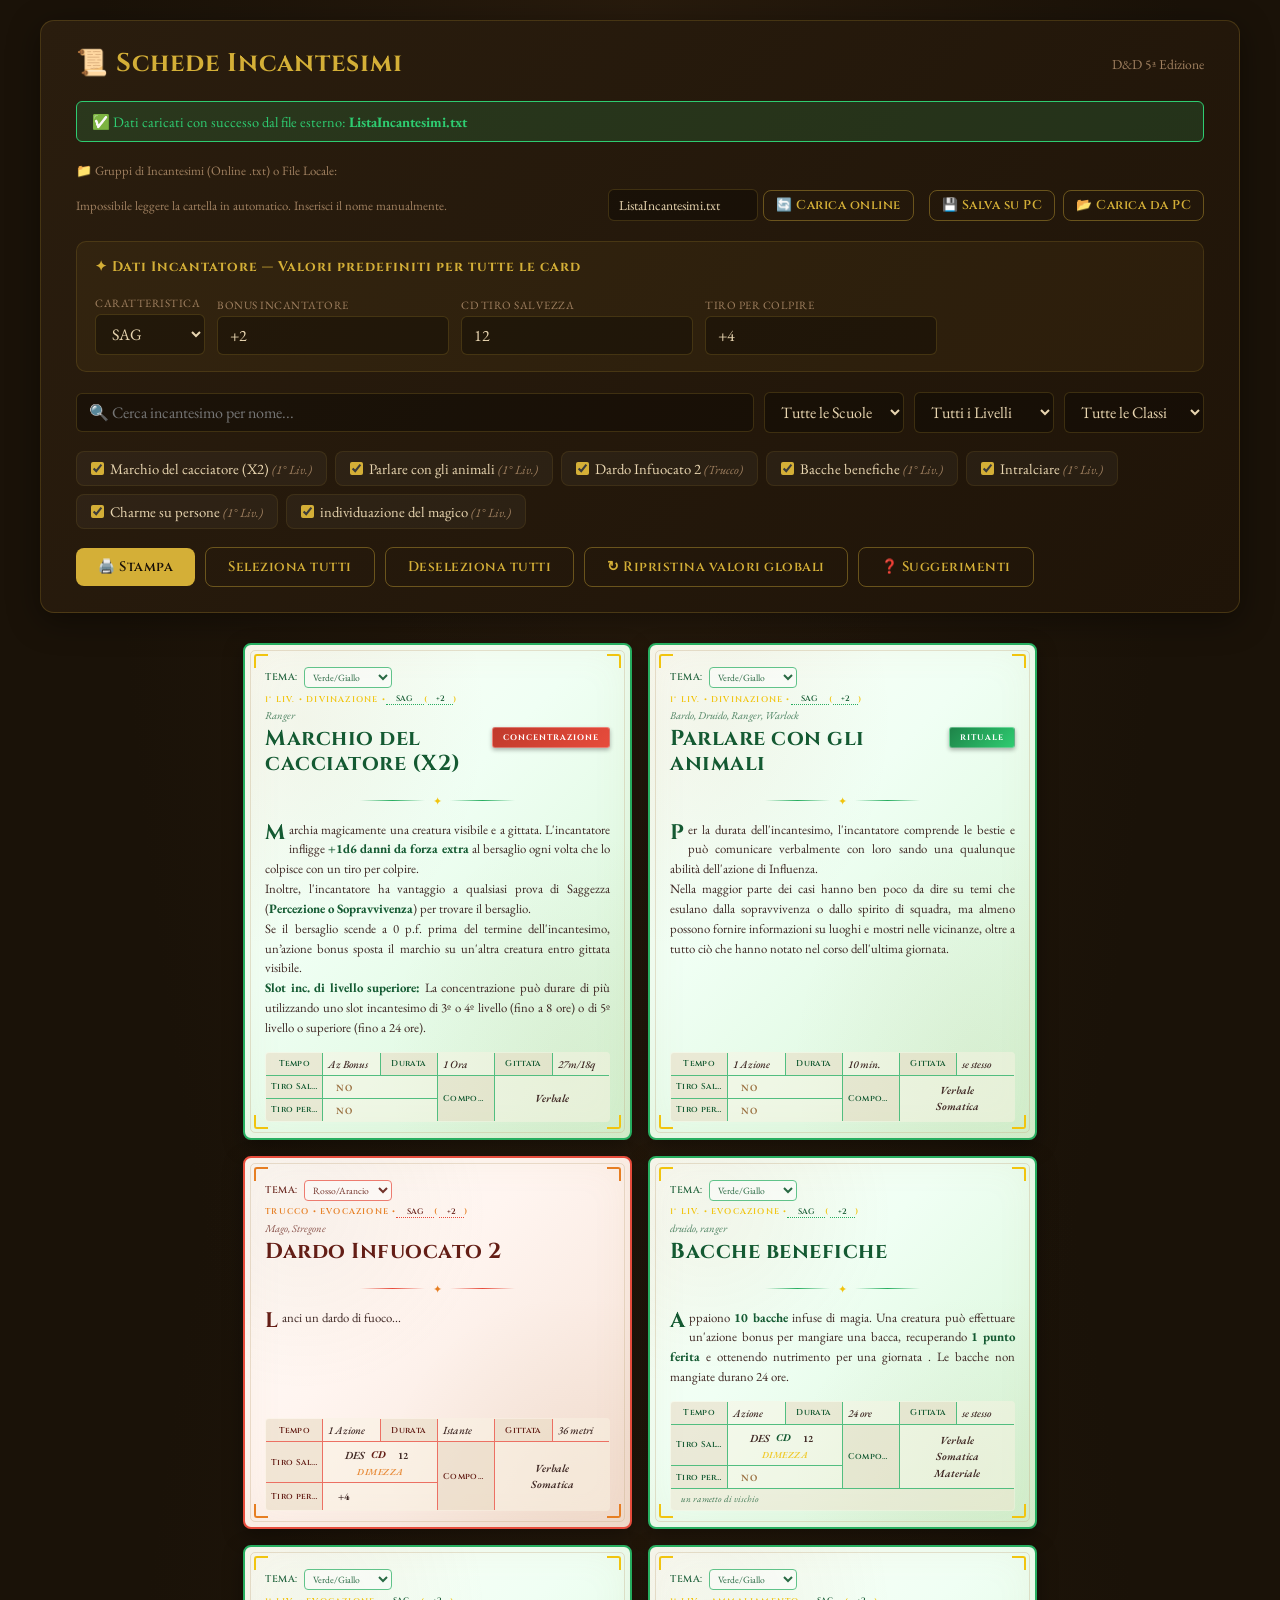
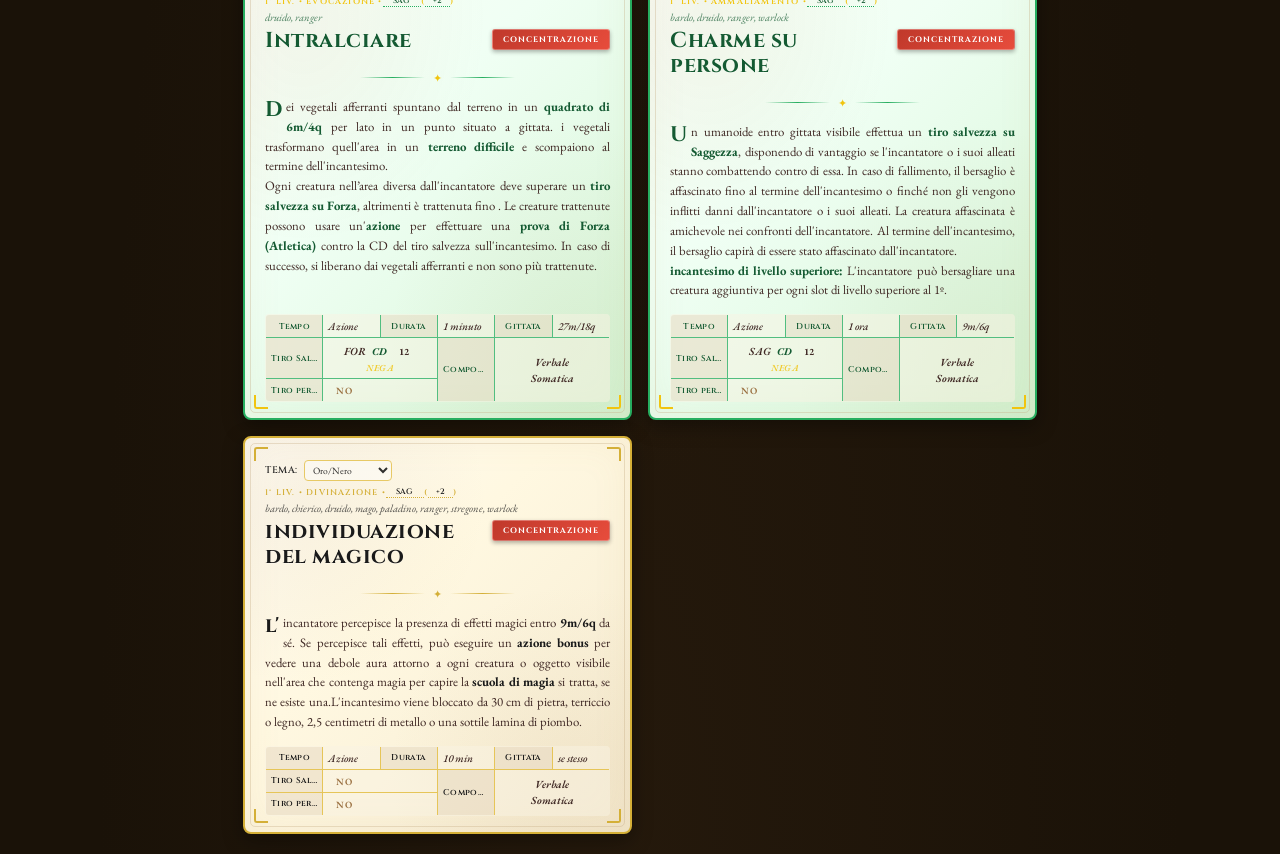
<file: CarteIncantesimo.HTML>
<!DOCTYPE html>
<html lang="it">
<head>
    <meta charset="UTF-8">
    <meta name="viewport" content="width=device-width, initial-scale=1.0">
    <title>Schede Incantesimi D&D</title>
    <link href="https://fonts.googleapis.com/css2?family=Cinzel:wght@400;600;700&family=EB+Garamond:ital,wght@0,400;0,500;1,400&display=swap" rel="stylesheet">
    <style>
        * { margin: 0; padding: 0; box-sizing: border-box; }

        :root {
            --parchment-bg: #f5ead0;
            --parchment-light: #faf3e3;
            --parchment-dark: #efe0c0;
            --ink-dark: #3e2723;
            --ink-medium: #5c3317;
            --gold: #b8860b;
            --gold-light: #d4af37;
            --border: #c4a882;
            --border-light: #d4bc94;
        }

        body {
            font-family: 'EB Garamond', serif;
            background: #1a1208;
            background-image:
                radial-gradient(ellipse at 50% 0%, rgba(60,40,20,0.4) 0%, transparent 60%),
                radial-gradient(ellipse at 50% 100%, rgba(60,40,20,0.3) 0%, transparent 60%);
            min-height: 100vh;
            color: var(--ink-dark);
            padding: 20px;
        }

        /* ===================== PANNELLO DI CONTROLLO ===================== */
        .controls {
            background: linear-gradient(135deg, #2a1d0e, #1f1408);
            color: #e8d5b0;
            padding: 25px 35px;
            border-radius: 14px;
            margin-bottom: 30px;
            max-width: 1200px;
            margin-left: auto;
            margin-right: auto;
            border: 1px solid rgba(212,175,55,0.2);
            box-shadow: 0 8px 32px rgba(0,0,0,0.4);
        }

        .controls-header { display: flex; align-items: center; gap: 15px; margin-bottom: 20px; flex-wrap: wrap; }
        .controls h1 { font-family: 'Cinzel', serif; font-size: 1.6em; color: var(--gold-light); letter-spacing: 1px; }
        .controls-subtitle { font-size: 0.85em; color: #a08060; margin-left: auto; }

        .load-status { padding: 10px 15px; border-radius: 6px; margin-bottom: 20px; font-family: 'EB Garamond', serif; font-size: 0.9em; border: 1px solid; }
        .status-success { background: rgba(46, 204, 113, 0.15); border-color: #2ecc71; color: #2ecc71; }
        .status-warning { background: rgba(241, 196, 15, 0.15); border-color: #f1c40f; color: #f1c40f; }
        .status-error { background: rgba(231, 76, 60, 0.15); border-color: #e74c3c; color: #e74c3c; }

        .file-loader { display: flex; gap: 15px; align-items: center; margin-bottom: 20px; flex-wrap: wrap; }
        .file-loader label { font-size: 0.8em; color: #a08060; width: 100%; margin-bottom: -5px; }
        .file-links { display: flex; gap: 8px; flex-wrap: wrap; flex: 1; min-width: 200px; align-items: center; }
        .file-link-btn { background: rgba(212,175,55,0.1); border: 1px solid rgba(212,175,55,0.3); color: #e8d5b0; padding: 5px 12px; border-radius: 15px; font-size: 0.8em; cursor: pointer; transition: all 0.2s; }
        .file-link-btn:hover { background: rgba(212,175,55,0.3); }
        .file-link-btn.active { background: var(--gold-light); color: #1a1208; border-color: var(--gold-light); font-weight: bold; }
        
        .manual-load { display: flex; gap: 5px; align-items: center; }
        .manual-load input { background: rgba(0,0,0,0.3); border: 1px solid rgba(212,175,55,0.2); color: #e8d5b0; padding: 6px 10px; border-radius: 6px; font-family: 'EB Garamond', serif; font-size: 0.85em; width: 150px; }
        
        .local-io { display: flex; gap: 8px; flex-wrap: wrap; }

        .caster-global { display: flex; gap: 12px; flex-wrap: wrap; align-items: flex-end; margin-bottom: 20px; padding: 16px 18px; background: rgba(212,175,55,0.06); border-radius: 10px; border: 1px solid rgba(212,175,55,0.15); }
        .caster-global h3 { width: 100%; font-family: 'Cinzel', serif; font-size: 0.85em; color: var(--gold-light); margin-bottom: 8px; letter-spacing: 1px; }
        .caster-field { display: flex; flex-direction: column; gap: 4px; }
        .caster-field label { font-size: 0.7em; color: #a08060; text-transform: uppercase; letter-spacing: 0.5px; }
        .caster-field input, .caster-field select, .filter-bar input, .filter-bar select { background: rgba(0,0,0,0.3); border: 1px solid rgba(212,175,55,0.2); color: #e8d5b0; padding: 8px 12px; border-radius: 6px; font-family: 'EB Garamond', serif; font-size: 1em; cursor: pointer; }
        .caster-field select { width: 110px; }
        .caster-field input:focus, .caster-field select:focus, .filter-bar input:focus, .filter-bar select:focus { outline: none; border-color: var(--gold-light); box-shadow: 0 0 8px rgba(212,175,55,0.2); }

        .filter-bar { display: flex; gap: 10px; flex-wrap: wrap; margin-bottom: 18px; align-items: center; }
        .filter-bar input { flex: 1; min-width: 180px; }
        .filter-bar select { min-width: 140px; }

        .spell-list { display: flex; flex-wrap: wrap; gap: 8px; margin-bottom: 18px; }
        .spell-checkbox { display: inline-flex; align-items: center; gap: 6px; background: rgba(255,255,255,0.04); padding: 7px 14px; border-radius: 8px; cursor: pointer; transition: all 0.2s; border: 1px solid rgba(212,175,55,0.1); font-size: 0.92em; }
        .spell-checkbox:hover { background: rgba(212,175,55,0.1); border-color: rgba(212,175,55,0.3); }
        .spell-checkbox input { accent-color: var(--gold-light); cursor: pointer; }
        .spell-checkbox em { color: #a08060; font-size: 0.85em; font-style: italic; }

        .btn-group { display: flex; gap: 10px; flex-wrap: wrap; align-items: center; }
        .btn { background: var(--gold-light); color: #1a1208; border: none; padding: 10px 22px; border-radius: 8px; font-family: 'Cinzel', serif; font-weight: 600; font-size: 0.85em; letter-spacing: 0.5px; cursor: pointer; transition: all 0.2s; }
        .btn:hover { background: #e6c558; transform: translateY(-1px); box-shadow: 0 4px 12px rgba(212,175,55,0.3); }
        .btn-secondary { background: transparent; border: 1px solid rgba(212,175,55,0.4); color: var(--gold-light); }
        .btn-secondary:hover { background: rgba(212,175,55,0.1); border-color: var(--gold-light); }
        .btn-sm { padding: 6px 12px; font-size: 0.8em; }

        .info-note { margin-top: 14px; padding: 12px 16px; background: rgba(212,175,55,0.06); border-left: 3px solid var(--gold); border-radius: 4px; font-size: 0.82em; color: #b8a080; line-height: 1.7; display: none; }
        .info-note.visible { display: block; }
        .info-note code { background: rgba(0,0,0,0.3); padding: 2px 6px; border-radius: 3px; color: var(--gold-light); font-size: 0.9em; font-family: 'Courier New', monospace; }

        /* ===================== GRIGLIA CARDS ===================== */
        .cards-grid { display: grid; grid-template-columns: repeat(2, 1fr); gap: 16px; max-width: 210mm; margin: 0 auto; align-items: stretch; }
        .empty-msg { grid-column: 1 / -1; text-align: center; color: #88775a; padding: 80px 20px; font-size: 1.2em; font-style: italic; }

        /* ===================== SINGOLA CARD ===================== */
        .spell-card {
            background: linear-gradient(135deg, var(--parchment-light) 0%, var(--parchment-bg) 40%, var(--parchment-dark) 100%);
            border: 2px solid var(--border);
            border-radius: 8px; padding: 22px 20px 16px;
            position: relative; box-shadow: 0 6px 20px rgba(0,0,0,0.35), inset 0 0 40px rgba(180,140,80,0.08);
            page-break-inside: avoid; break-inside: avoid; overflow: hidden;
            display: flex; flex-direction: column;
            height: 100%;
        }
        .spell-card::before { content: ''; position: absolute; top: 5px; left: 5px; right: 5px; bottom: 5px; border: 1px solid rgba(196,168,130,0.35); border-radius: 5px; pointer-events: none; z-index: 1; }
        .spell-card::after { content: ''; position: absolute; top: 0; left: 0; right: 0; bottom: 0; background-image: radial-gradient(ellipse at 15% 15%, rgba(160,120,60,0.07) 0%, transparent 40%), radial-gradient(ellipse at 85% 85%, rgba(160,120,60,0.07) 0%, transparent 40%); pointer-events: none; z-index: 0; }

        .corner { position: absolute; width: 14px; height: 14px; z-index: 3; }
        .corner.tl { top: 9px; left: 9px; border-top: 2px solid var(--gold); border-left: 2px solid var(--gold); border-top-left-radius: 3px; }
        .corner.tr { top: 9px; right: 9px; border-top: 2px solid var(--gold); border-right: 2px solid var(--gold); border-top-right-radius: 3px; }
        .corner.bl { bottom: 9px; left: 9px; border-bottom: 2px solid var(--gold); border-left: 2px solid var(--gold); border-bottom-left-radius: 3px; }
        .corner.br { bottom: 9px; right: 9px; border-bottom: 2px solid var(--gold); border-right: 2px solid var(--gold); border-bottom-right-radius: 3px; }

        .card-content { position: relative; z-index: 2; display: flex; flex-direction: column; flex-grow: 1; height: 100%; }
        .card-header { position: relative; margin-bottom: 6px; flex-shrink: 0; }

        .page-number-top { position: absolute; top: 2px; right: 0; font-family: 'Cinzel', serif; font-size: 0.7em; color: var(--ink-medium); font-weight: 700; background: rgba(255,255,255,0.4); padding: 2px 8px; border-radius: 4px; border: 1px solid var(--border-light); z-index: 5; }

        .theme-selector-wrapper { margin-bottom: 5px; font-size: 0.6em; opacity: 0.9; display: flex; align-items: center; gap: 6px; }
        .theme-selector-wrapper span { font-family: 'Cinzel', serif; color: var(--ink-medium); font-weight: 600; text-transform: uppercase; letter-spacing: 0.5px; }
        .theme-selector { font-family: 'EB Garamond', serif; font-size: 1em; border: 1px solid var(--border-light); background: rgba(255,255,255,0.5); color: var(--ink-medium); border-radius: 4px; padding: 2px 4px; cursor: pointer; }
        .theme-selector:focus { outline: none; border-color: var(--gold); }

        .spell-meta { font-family: 'Cinzel', serif; font-size: 0.52em; color: var(--gold); text-transform: uppercase; letter-spacing: 1.2px; margin-bottom: 3px; font-weight: 600; padding-right: 45px; display: flex; align-items: center; flex-wrap: nowrap; white-space: nowrap; overflow: hidden; }
        .spell-classes { font-family: 'EB Garamond', serif; font-size: 0.66em; color: var(--ink-medium); font-style: italic; margin-bottom: 5px; opacity: 0.75; white-space: nowrap; overflow: hidden; text-overflow: ellipsis; }
        
        .title-row { display: flex; justify-content: space-between; align-items: flex-start; gap: 10px; margin-bottom: 4px; }
        .spell-title { font-family: 'Cinzel', serif; font-size: 1.35em; font-weight: 700; color: var(--ink-medium); line-height: 1.15; letter-spacing: 0.5px; text-shadow: 0 1px 0 rgba(255,255,255,0.3); flex-grow: 1; }

        .badges-container { display: flex; flex-direction: column; gap: 4px; align-items: flex-end; flex-shrink: 0; }
        .highlight-badge { font-family: 'Cinzel', serif; font-size: 0.5em; font-weight: 700; text-transform: uppercase; letter-spacing: 1px; padding: 4px 10px; border-radius: 3px; white-space: nowrap; color: #fff; box-shadow: 0 2px 4px rgba(0,0,0,0.3); border: 1px solid rgba(255,255,255,0.3); }

        .divider { display: flex; align-items: center; justify-content: center; margin: 7px 0 12px; gap: 8px; flex-shrink: 0; }
        .divider-line { flex: 1; height: 1px; background: linear-gradient(to right, transparent, var(--border), transparent); max-width: 65px; }
        .divider-icon { color: var(--gold); font-size: 0.7em; }

        .spell-description { font-size: 0.8em; line-height: 1.55; color: var(--ink-dark); text-align: justify; margin-bottom: 14px; min-height: 50px; flex-grow: 1; }
        .spell-description b, .spell-description strong { font-weight: 700; color: var(--ink-medium); }
        .spell-description::first-letter { font-family: 'Cinzel', serif; font-size: 1.65em; font-weight: 700; float: left; line-height: 0.9; margin-right: 4px; margin-top: 3px; color: var(--ink-medium); }

        .card-bottom-wrapper { margin-top: auto; flex-shrink: 0; }

        .stats-table { width: 100%; border-collapse: collapse; font-size: 0.68em; border: 1.5px solid var(--border); border-radius: 4px; overflow: hidden; background: rgba(250,243,227,0.5); table-layout: fixed; }
        .stats-table td { padding: 4px 5px; border: 1px solid var(--border-light); vertical-align: middle; word-break: break-word; }
        
        .stat-label { font-family: 'Cinzel', serif; font-weight: 600; color: var(--ink-medium); background: rgba(196,168,130,0.18); font-size: 0.78em; white-space: nowrap; letter-spacing: 0.3px; overflow: hidden; text-overflow: ellipsis; text-align: center; }
        .stat-value { color: var(--ink-dark); font-style: italic; font-weight: 500; text-align: left; padding-left: 8px; }
        .stat-value.no { color: #9a7040; font-weight: 600; font-style: normal; text-transform: uppercase; font-size: 0.88em; letter-spacing: 0.5px; text-align: center; }

        .save-stack, .components-list { display: flex; flex-direction: column; align-items: center; gap: 2px; line-height: 1.2; justify-content: center; height: 100%; }
        
        .save-line-1 { display: flex; align-items: center; gap: 6px; white-space: nowrap; }
        .save-stat { font-style: italic; font-weight: 600; color: var(--ink-dark); }
        .save-cd { font-size: 0.95em; font-weight: 700; color: var(--ink-medium); display: flex; align-items: center; gap: 4px; white-space: nowrap; }
        .save-outcome { font-size: 0.85em; opacity: 0.85; text-transform: uppercase; letter-spacing: 0.5px; font-weight: 600; color: var(--gold); text-align: center; }

        .components-list .comp-word { display: block; font-style: italic; font-weight: 600; color: var(--ink-dark); line-height: 1.3; white-space: nowrap; }
        .material-row td { text-align: left; padding: 5px 10px; background: rgba(196,168,130,0.1); }
        .material-row .comp-material-text { display: block; font-size: 0.85em; opacity: 0.8; font-style: italic; line-height: 1.2; white-space: normal; color: var(--ink-medium); }

        .stat-input { background: transparent; border: 1px solid transparent; color: var(--ink-dark); font-family: 'EB Garamond', serif; font-size: 0.95em; font-weight: 700; font-style: normal; text-align: center; cursor: text; padding: 2px 3px; border-radius: 3px; -webkit-appearance: none; -moz-appearance: none; appearance: none; }
        .stat-input.cd-input { width: 25px; max-width: 25px; } 
        .stat-input.to-hit-input { width: 30px; max-width: 30px; } 
        
        .stat-input:hover { border-color: var(--border-light); background: rgba(255,255,255,0.3); }
        .stat-input:focus { outline: none; border-color: var(--gold); background: rgba(255,255,255,0.45); }

        .stat-input-inline { background: transparent; border: none; border-bottom: 1px dotted var(--border); color: var(--ink-medium); font-family: 'Cinzel', serif; font-size: 0.95em; font-weight: 600; text-align: center; width: 25px; cursor: pointer; padding: 0 2px; }
        .stat-input-inline:hover { border-bottom-color: var(--gold); }
        .stat-input-inline:focus { outline: none; border-bottom-color: var(--gold-light); }
        select.stat-input-inline { width: 38px; -webkit-appearance: none; -moz-appearance: none; appearance: none; background: transparent; cursor: pointer; }

        /* ===================== TEMI COLORI ===================== */
        .theme-paladino { --border: #D4AF37; --border-light: #E6C558; --ink-medium: #1a1a1a; --gold: #D4AF37; --parchment-light: #fffcf5; --parchment-bg: #fff8e1; --parchment-dark: #f5ead0; }
        .theme-clerico { --border: #9b59b6; --border-light: #bb8fce; --ink-medium: #4a235a; --gold: #9b59b6; --parchment-light: #ffffff; --parchment-bg: #f9f0ff; --parchment-dark: #ece0f5; }
        .theme-ranger { --border: #27ae60; --border-light: #52be80; --ink-medium: #145a32; --gold: #f1c40f; --parchment-light: #fdfff9; --parchment-bg: #f0fff4; --parchment-dark: #d4f5d4; }
        .theme-druido { --border: #1abc9c; --border-light: #48c9b0; --ink-medium: #0e6251; --gold: #3498db; --parchment-light: #fdfffb; --parchment-bg: #f0fff8; --parchment-dark: #d4f5e0; }
        .theme-stregone { --border: #e74c3c; --border-light: #ec7063; --ink-medium: #641e16; --gold: #e67e22; --parchment-light: #fffdfb; --parchment-bg: #fff5f0; --parchment-dark: #f5e0d4; }
        .theme-mago { --border: #2980b9; --border-light: #5499c7; --ink-medium: #154360; --gold: #2980b9; --parchment-light: #fdfeff; --parchment-bg: #f0f8ff; --parchment-dark: #d4e6f5; }
        .theme-warlock { --border: #922b21; --border-light: #c0392b; --ink-medium: #1a1a1a; --gold: #922b21; --parchment-light: #fffdfb; --parchment-bg: #fff5f5; --parchment-dark: #f5e0e0; }
        .theme-bardo { --border: #f1c40f; --border-light: #f7dc6f; --ink-medium: #7d6608; --gold: #5dade2; --parchment-light: #fffdf0; --parchment-bg: #fffdf5; --parchment-dark: #f5f5d4; }
        .theme-artificiere { --border: #95a5a6; --border-light: #bdc3c7; --ink-medium: #566573; --gold: #7f8c8d; --parchment-light: #fdfdfd; --parchment-bg: #f9f9f9; --parchment-dark: #f0f0f0; }

        @media print {
            body { background: white; padding: 0; margin: 0; }
            .controls { display: none !important; }
            .cards-grid { gap: 5mm; max-width: none; padding: 0; }
            .spell-card { box-shadow: none; page-break-inside: avoid; break-inside: avoid; height: auto; }
            .stat-input, .stat-input-inline { border: none !important; background: transparent !important; -webkit-appearance: none !important; -moz-appearance: none !important; appearance: none !important; }
            .theme-selector-wrapper { display: none !important; }
            @page { size: A4 portrait; margin: 12mm; }
        }

        @media (max-width: 600px) { .cards-grid { grid-template-columns: 1fr; } }
    </style>
</head>
<body>

    <input type="file" id="importFileInput" accept=".json, .txt" style="display: none;">

    <div class="controls">
        <div class="controls-header">
            <h1>📜 Schede Incantesimi</h1>
            <span class="controls-subtitle">D&D 5ª Edizione</span>
        </div>

        <div id="loadStatus" class="load-status status-warning">⏳ Caricamento dati in corso...</div>

        <div class="file-loader">
            <label>📁 Gruppi di Incantesimi (Online .txt) o File Locale:</label>
            <div class="file-links" id="fileLinks"></div>
            <div class="manual-load">
                <input type="text" id="dataFileInput" value="ListaIncantesimi.txt">
                <button class="btn btn-secondary btn-sm" onclick="reloadData()">🔄 Carica online</button>
            </div>
            <div class="local-io">
                <button class="btn btn-secondary btn-sm" onclick="exportLocalData()">💾 Salva su PC</button>
                <button class="btn btn-secondary btn-sm" onclick="document.getElementById('importFileInput').click()">📂 Carica da PC</button>
            </div>
        </div>

        <div class="caster-global">
            <h3>✦ Dati Incantatore — Valori predefiniti per tutte le card</h3>
            <div class="caster-field">
                <label>Caratteristica</label>
                <select id="globalAbility">
                    <option value="FOR">FOR</option>
                    <option value="DES">DES</option>
                    <option value="COS">COS</option>
                    <option value="INT">INT</option>
                    <option value="SAG" selected>SAG</option>
                    <option value="CAR">CAR</option>
                </select>
            </div>
            <div class="caster-field">
                <label>Bonus Incantatore</label>
                <input type="text" id="globalBonus" value="+2">
            </div>
            <div class="caster-field">
                <label>CD Tiro Salvezza</label>
                <input type="number" id="globalCD" value="12">
            </div>
            <div class="caster-field">
                <label>Tiro per Colpire</label>
                <input type="text" id="globalToHit" value="+4">
            </div>
        </div>

        <div class="filter-bar">
            <input type="text" id="searchName" placeholder="🔍 Cerca incantesimo per nome...">
            <select id="filterSchool"><option value="">Tutte le Scuole</option></select>
            <select id="filterLevel"><option value="">Tutti i Livelli</option></select>
            <select id="filterClass"><option value="">Tutte le Classi</option></select>
        </div>

        <div class="spell-list" id="spellList"></div>

        <div class="btn-group">
            <button class="btn" onclick="window.print()">🖨️ Stampa</button>
            <button class="btn btn-secondary" onclick="selectAll(true)">Seleziona tutti</button>
            <button class="btn btn-secondary" onclick="selectAll(false)">Deseleziona tutti</button>
            <button class="btn btn-secondary" onclick="applyGlobalToAll()">↻ Ripristina valori globali</button>
            <button class="btn btn-secondary" onclick="toggleInfo()">❓ Suggerimenti</button>
        </div>

        <div class="info-note" id="infoNote">
            💡 <strong>Struttura Dati JSON:</strong>usa file <code>.txt</code>. Non premere "Invio" dentro le descrizioni, usa <code>&lt;br&gt;</code>.<br>
            🎨 <strong>Tema:</strong> aggiungi <code>"theme": "theme-mago"</code> per forzare il colore.<br>
            🖼️ <strong>Riquadri:</strong> Usa <code>"HighlightBox1": "Testo"</code> e <code>"ColorHighlightBox1": "Red"</code>.<br>
            📊 <strong>Tabella:</strong> Struttura fissa su 3 righe. Se non serve la tabella, usa <code>"hideTable": true</code>.<br>
            💾 <strong>Salvataggio Locale:</strong> "Salva su PC" esporta la lista attuale (comprende temi e statistiche globali). "Carica da PC" importa un file salvato in precedenza.<br>
            🌐 <strong>Salvataggio Online .txt:</strong> Puoi incollare nei file .txt su GitHub anche le impostazioni globali usando il formato:<br>
            <code>{ "casterSettings": { "ability": "INT", "bonus": "+3", "cd": "15", "toHit": "+5" }, "spells": [ ...lista incantesimi... ] }</code>
        </div>
    </div>

    <div class="cards-grid" id="cardsGrid"></div>

    <script>
        /* ================================================================
           CONFIGURAZIONE GITHUB API
           ================================================================ */
        const GITHUB_USER = 'emmeerre';
        const GITHUB_REPO = 'MRDND2024';

        const defaultSpells = [
            {
                "name": "Bacche Benefiche (Default)",
                "level": "1° Livello",
                "school": "Trasmutazione",
                "classes": "Druido, Ranger",
                "theme": "theme-druido",
                "HighlightBox1": "Rituale",
                "ColorHighlightBox1": "Green",
                "pageNumber": "1/1",
                "hideTable": false,
                "description": "Appaiono dieci bacche infuse di magia per la durata dell'incantesimo. Una creatura può usare un'<b>azione bonus</b> per mangiare una bacca, recuperando <b>1 punto ferita</b> e ottenendo nutrimento sufficiente per un'intera giornata.",
                "castingTime": "1 Azione",
                "savingThrow": "NO",
                "saveOutcome": "",
                "components": { "verbal": true, "somatic": true, "material": true },
                "material": "un rametto di vischio",
                "toHit": false,
                "duration": "24 ore",
                "range": "Incantatore"
            }
        ];

        let spells = []; 
        let cardOverrides = {};

        function getColorFromString(colorStr) {
            if (!colorStr) return 'transparent';
            const c = colorStr.toLowerCase();
            const map = {
                'red': 'linear-gradient(135deg, #c0392b, #e74c3c)',
                'green': 'linear-gradient(135deg, #1e8449, #2ecc71)',
                'blue': 'linear-gradient(135deg, #2980b9, #3498db)',
                'purple': 'linear-gradient(135deg, #8e44ad, #9b59b6)',
                'orange': 'linear-gradient(135deg, #d35400, #e67e22)',
                'gold': 'linear-gradient(135deg, #b8860b, #d4af37)',
                'black': 'linear-gradient(135deg, #1a1a1a, #333333)',
                'gray': 'linear-gradient(135deg, #7f8c8d, #95a5a6)'
            };
            return map[c] || colorStr;
        }

        function toggleInfo() {
            const note = document.getElementById('infoNote');
            note.classList.toggle('visible');
        }

        // =========================================================
        // FUNZIONE: Scansione GitHub Repository per file .txt
        // =========================================================
        async function fetchAvailableFiles() {
            const linksContainer = document.getElementById('fileLinks');
            linksContainer.innerHTML = '<span style="font-size:0.8em; color:#a08060; padding: 5px 0;">Caricamento lista file...</span>';
            
            try {
                const apiUrl = `https://api.github.com/repos/${GITHUB_USER}/${GITHUB_REPO}/contents/`;
                const response = await fetch(apiUrl);
                
                if (!response.ok) throw new Error('API non disponibile');
                
                const files = await response.json();
                const txtFiles = files.filter(f => f.name.endsWith('.txt'));
                
                linksContainer.innerHTML = '';
                if (txtFiles.length === 0) {
                    linksContainer.innerHTML = '<span style="font-size:0.8em; color:#a08060; padding: 5px 0;">Nessun file .txt trovato nel repo.</span>';
                    return;
                }
                
                txtFiles.forEach(file => {
                    const btn = document.createElement('button');
                    btn.className = 'file-link-btn';
                    btn.innerText = '📄 ' + file.name.replace('.txt', '');
                    btn.onclick = () => {
                        document.getElementById('dataFileInput').value = file.name;
                        reloadData();
                        document.querySelectorAll('.file-link-btn').forEach(b => b.classList.remove('active'));
                        btn.classList.add('active');
                    };
                    linksContainer.appendChild(btn);
                });

                const defaultFile = document.getElementById('dataFileInput').value;
                const btns = document.querySelectorAll('.file-link-btn');
                btns.forEach(b => {
                    if (b.innerText.includes(defaultFile.replace('.txt', ''))) b.classList.add('active');
                });

            } catch (error) {
                linksContainer.innerHTML = '<span style="font-size:0.8em; color:#a08060; padding: 5px 0;">Impossibile leggere la cartella in automatico. Inserisci il nome manualmente.</span>';
            }
        }

        function populateFilters() {
            const schools = [...new Set(spells.map(s => s.school))].sort();
            const levels = [...new Set(spells.map(s => s.level))].sort();
            const classes = [...new Set(spells.flatMap(s => s.classes.split(',').map(c => c.trim())))].sort();

            const schoolSel = document.getElementById('filterSchool');
            schoolSel.innerHTML = '<option value="">Tutte le Scuole</option>';
            schools.forEach(s => { schoolSel.innerHTML += `<option value="${s}">${s}</option>`; });
            
            const levelSel = document.getElementById('filterLevel');
            levelSel.innerHTML = '<option value="">Tutti i Livelli</option>';
            levels.forEach(l => { levelSel.innerHTML += `<option value="${l}">${l}</option>`; });
            
            const classSel = document.getElementById('filterClass');
            classSel.innerHTML = '<option value="">Tutte le Classi</option>';
            classes.forEach(c => { classSel.innerHTML += `<option value="${c}">${c}</option>`; });
        }

        function renderControls() {
            const list = document.getElementById('spellList');
            list.innerHTML = '';
            let visibleCount = 0;

            const nameQuery = document.getElementById('searchName').value.toLowerCase();
            const schoolQuery = document.getElementById('filterSchool').value;
            const levelQuery = document.getElementById('filterLevel').value;
            const classQuery = document.getElementById('filterClass').value;

            spells.forEach((spell, i) => {
                const matchesName = spell.name.toLowerCase().includes(nameQuery);
                const matchesSchool = schoolQuery === "" || spell.school === schoolQuery;
                const matchesLevel = levelQuery === "" || spell.level === levelQuery;
                const matchesClass = classQuery === "" || spell.classes.includes(classQuery);

                if (matchesName && matchesSchool && matchesLevel && matchesClass) {
                    visibleCount++;
                    const label = document.createElement('label');
                    label.className = 'spell-checkbox';
                    label.innerHTML = `<input type="checkbox" data-index="${i}" checked><span>${spell.name} <em>(${spell.level})</em></span>`;
                    label.querySelector('input').addEventListener('change', renderCards);
                    list.appendChild(label);
                }
            });

            if (visibleCount === 0) list.innerHTML = '<em style="color:#a08060; padding:10px;">Nessun incantesimo trovato con questi filtri.</em>';
        }

        function selectAll(checked) {
            document.querySelectorAll('.spell-checkbox input').forEach(cb => cb.checked = checked);
            renderCards();
        }

        function getGlobalCaster() {
            return {
                ability: document.getElementById('globalAbility').value,
                bonus:   document.getElementById('globalBonus').value,
                cd:      document.getElementById('globalCD').value,
                toHit:   document.getElementById('globalToHit').value
            };
        }

        function getCardValue(index, field) {
            if (cardOverrides[index] && cardOverrides[index][field] !== undefined) return cardOverrides[index][field];
            if (getGlobalCaster()[field] !== undefined) return getGlobalCaster()[field];
            return undefined;
        }

        function setCardOverride(index, field, value) {
            if (!cardOverrides[index]) cardOverrides[index] = {};
            cardOverrides[index][field] = value;
        }

        function applyGlobalToAll() { cardOverrides = {}; renderCards(); }

        function guessDefaultTheme(spell) {
            if (spell.theme) return spell.theme;
            const c = spell.classes.toLowerCase();
            if (c.includes("paladino")) return "theme-paladino";
            if (c.includes("chierico")) return "theme-clerico";
            if (c.includes("ranger")) return "theme-ranger";
            if (c.includes("druido")) return "theme-druido";
            if (c.includes("stregone")) return "theme-stregone";
            if (c.includes("mago")) return "theme-mago";
            if (c.includes("warlock")) return "theme-warlock";
            if (c.includes("bardo")) return "theme-bardo";
            if (c.includes("artificiere")) return "theme-artificiere";
            return "theme-default";
        }

        function renderCards() {
            const grid = document.getElementById('cardsGrid');
            grid.innerHTML = '';

            const selected = document.querySelectorAll('.spell-checkbox input:checked');
            if (selected.length === 0) {
                grid.innerHTML = '<div class="empty-msg">Nessun incantesimo selezionato.<br>Seleziona almeno un incantesimo dalla lista in alto.</div>';
                return;
            }

            selected.forEach(cb => {
                const spellIndex = parseInt(cb.dataset.index);
                const spell = spells[spellIndex];

                const vAbility = getCardValue(spellIndex, 'ability');
                const vBonus   = getCardValue(spellIndex, 'bonus');
                const vCD      = getCardValue(spellIndex, 'cd');
                const vToHit   = getCardValue(spellIndex, 'toHit');
                const vTheme   = (cardOverrides[spellIndex] && cardOverrides[spellIndex].theme) || guessDefaultTheme(spell);

                let badgesHTML = '<div class="badges-container">';
                for (let i = 1; i <= 3; i++) {
                    const boxText = spell[`HighlightBox${i}`];
                    const boxColor = spell[`ColorHighlightBox${i}`];
                    if (boxText) {
                        const bgColor = getColorFromString(boxColor);
                        badgesHTML += `<div class="highlight-badge" style="background: ${bgColor};">${boxText}</div>`;
                    }
                }
                badgesHTML += '</div>';

                let compWordsHTML = '<div class="components-list">';
                if (spell.components.verbal)  compWordsHTML += '<span class="comp-word">Verbale</span>';
                if (spell.components.somatic) compWordsHTML += '<span class="comp-word">Somatica</span>';
                if (spell.components.material) compWordsHTML += '<span class="comp-word">Materiale</span>';
                compWordsHTML += '</div>';

                let materialRowHTML = '';
                if (spell.components.material && spell.material) {
                    materialRowHTML = `<tr class="material-row"><td colspan="6"><span class="comp-material-text">${spell.material}</span></td></tr>`;
                }

                let saveCellContent;
                if (spell.savingThrow === "NO" || !spell.savingThrow) {
                    saveCellContent = '<span class="stat-value no">NO</span>';
                } else {
                    saveCellContent = `
                        <div class="save-stack">
                            <div class="save-line-1">
                                <span class="save-stat">${spell.savingThrow}</span>
                                <span class="save-cd">CD <input type="text" class="stat-input cd-input" data-spell="${spellIndex}" data-field="cd" value="${vCD}"></span>
                            </div>
                            <span class="save-outcome">${spell.saveOutcome || ''}</span>
                        </div>
                    `;
                }

                let toHitCellContent;
                if (!spell.toHit || spell.toHit === "NO") {
                    toHitCellContent = '<span class="stat-value no">NO</span>';
                } else {
                    toHitCellContent = `<input type="text" class="stat-input to-hit-input" data-spell="${spellIndex}" data-field="toHit" value="${vToHit}">`;
                }

                let tableHTML = `
                    <table class="stats-table">
                        <tr>
                            <td class="stat-label">Tempo</td>
                            <td class="stat-value">${spell.castingTime}</td>
                            <td class="stat-label">Durata</td>
                            <td class="stat-value">${spell.duration}</td>
                            <td class="stat-label">Gittata</td>
                            <td class="stat-value">${spell.range}</td>
                        </tr>
                        <tr>
                            <td class="stat-label" rowspan="2">Tiro Salvezza</td>
                            <td class="stat-value" rowspan="2" colspan="2">${saveCellContent}</td>
                            <td class="stat-label" rowspan="3">Componenti</td>
                            <td class="stat-value" rowspan="3" colspan="2">${compWordsHTML}</td>
                        </tr>
                        <tr></tr>
                        <tr>
                            <td class="stat-label">Tiro per colpire</td>
                            <td class="stat-value" colspan="2">${toHitCellContent}</td>
                        </tr>
                        ${materialRowHTML}
                    </table>
                `;

                if (spell.hideTable) tableHTML = '';

                const pageNumHTML = (spell.pageNumber && spell.pageNumber !== "1/1") ? `<div class="page-number-top">${spell.pageNumber}</div>` : '';

                const card = document.createElement('div');
                card.className = 'spell-card ' + vTheme;
                card.innerHTML = `
                    <span class="corner tl"></span><span class="corner tr"></span><span class="corner bl"></span><span class="corner br"></span>
                    <div class="card-content">
                        <div class="card-header">
                            ${pageNumHTML}
                            <div class="theme-selector-wrapper">
                                <span>Tema:</span>
                                <select class="theme-selector" data-spell="${spellIndex}" data-field="theme">
                                    <option value="theme-default">Default</option>
                                    <option value="theme-paladino">Oro/Nero</option>
                                    <option value="theme-clerico">Bianco/Viola</option>
                                    <option value="theme-ranger">Verde/Giallo</option>
                                    <option value="theme-druido">Verde/Blu</option>
                                    <option value="theme-stregone">Rosso/Arancio</option>
                                    <option value="theme-mago">Blu/Nero</option>
                                    <option value="theme-warlock">Rosso/Nero</option>
                                    <option value="theme-bardo">Giallo/Azzurro</option>
                                    <option value="theme-artificiere">Argento/Grigio</option>
                                </select>
                            </div>
                            <div class="spell-meta">
                                ${spell.level} • ${spell.school} • 
                                <select class="stat-input-inline card-ability" data-spell="${spellIndex}" data-field="ability">
                                    <option value="FOR">FOR</option><option value="DES">DES</option><option value="COS">COS</option>
                                    <option value="INT">INT</option><option value="SAG">SAG</option><option value="CAR">CAR</option>
                                </select>
                                (<input type="text" class="stat-input-inline card-bonus" data-spell="${spellIndex}" data-field="bonus" value="${vBonus}" size="2">)
                            </div>
                            <div class="spell-classes">${spell.classes}</div>
                            
                            <div class="title-row">
                                <div class="spell-title">${spell.name}</div>
                                ${badgesHTML}
                            </div>
                        </div>
                        <div class="divider"><span class="divider-line"></span><span class="divider-icon">✦</span><span class="divider-line"></span></div>
                        <div class="spell-description">${spell.description}</div>
                        <div class="card-bottom-wrapper">${tableHTML}</div>
                    </div>
                `;

                card.querySelector('.card-ability').value = vAbility;
                card.querySelector('.theme-selector').value = vTheme;

                card.querySelectorAll('[data-field]').forEach(el => {
                    el.addEventListener('input', function() {
                        setCardOverride(parseInt(this.dataset.spell), this.dataset.field, this.value);
                        if (this.dataset.field === 'theme') renderCards();
                    });
                    el.addEventListener('change', function() {
                        setCardOverride(parseInt(this.dataset.spell), this.dataset.field, this.value);
                        if (this.dataset.field === 'theme') renderCards();
                    });
                });

                grid.appendChild(card);
            });
        }

        function getJSONErrorLine(text, error) {
            const posMatch = error.message.match(/position (\d+)/);
            if (posMatch) {
                const pos = parseInt(posMatch[1]);
                const lines = text.substring(0, pos).split('\n');
                return ` (Riga ${lines.length})`;
            }
            return "";
        }

        async function reloadData() {
            const filename = document.getElementById('dataFileInput').value || 'ListaIncantesimi.txt';
            await initializePage(filename);
        }

        // =========================================================
        // INIZIALIZZAZIONE ASINCRONA (Supporta Array e Oggetto complesso)
        // =========================================================
        async function initializePage(filename = 'ListaIncantesimi.txt') {
            const statusDiv = document.getElementById('loadStatus');
            const grid = document.getElementById('cardsGrid');
            grid.innerHTML = ''; 

            statusDiv.className = "load-status status-warning";
            statusDiv.innerHTML = `⏳ Caricamento dati da <strong>${filename}</strong>...`;

            try {
                const response = await fetch(filename + '?v=' + Date.now());
                if (response.ok) {
                    const text = await response.text();
                    try {
                        const parsedData = JSON.parse(text);
                        let externalSpells = [];
                        let casterSettings = null;

                        if (Array.isArray(parsedData)) {
                            // Formato standard: solo array di incantesimi
                            externalSpells = parsedData;
                        } else if (parsedData && Array.isArray(parsedData.spells)) {
                            // Formato esteso: include anche le impostazioni globali
                            externalSpells = parsedData.spells;
                            casterSettings = parsedData.casterSettings;
                        }

                        if (externalSpells.length > 0) {
                            spells = externalSpells;
                            
                            // Se ci sono impostazioni globali nel file .txt, aggiorna i campi in alto
                            if (casterSettings) {
                                document.getElementById('globalAbility').value = casterSettings.ability || 'SAG';
                                document.getElementById('globalBonus').value = casterSettings.bonus || '+2';
                                document.getElementById('globalCD').value = casterSettings.cd || '12';
                                document.getElementById('globalToHit').value = casterSettings.toHit || '+4';
                            }

                            statusDiv.innerHTML = `✅ Dati caricati con successo dal file esterno: <strong>${filename}</strong>`;
                            statusDiv.className = "load-status status-success";
                        } else {
                            spells = defaultSpells;
                            statusDiv.innerHTML = `⚠️ Il file <strong>${filename}</strong> è vuoto o non contiene un array valido. Uso dati predefiniti.`;
                            statusDiv.className = "load-status status-warning";
                        }
                    } catch (parseError) {
                        spells = defaultSpells;
                        const lineInfo = getJSONErrorLine(text, parseError);
                        statusDiv.innerHTML = `❌ Errore di sintassi JSON in <strong>${filename}</strong>${lineInfo}! Uso dati predefiniti.<br><em style="font-size:0.9em; opacity:0.8;">Dettaglio: ${parseError.message}</em>`;
                        statusDiv.className = "load-status status-error";
                    }
                } else {
                    spells = defaultSpells;
                    statusDiv.innerHTML = `⚠️ File <strong>${filename}</strong> non trovato (Errore ${response.status}). Uso dati predefiniti.`;
                    statusDiv.className = "load-status status-warning";
                }
            } catch (error) {
                spells = defaultSpells;
                statusDiv.innerHTML = "⚠️ Impossibile caricare il file esterno (probabile blocco CORS se aperto in locale). Uso dati predefiniti.";
                statusDiv.className = "load-status status-warning";
            }

            populateFilters();
            renderControls();
            renderCards();
        }

        // =========================================================
        // FUNZIONI: SALVATAGGIO E CARICAMENTO LOCALE (PC)
        // =========================================================
        function exportLocalData() {
            const casterSettings = {
                ability: document.getElementById('globalAbility').value,
                bonus: document.getElementById('globalBonus').value,
                cd: document.getElementById('globalCD').value,
                toHit: document.getElementById('globalToHit').value
            };

            const spellsToExport = spells.map((spell, index) => {
                let spellCopy = JSON.parse(JSON.stringify(spell));
                if (cardOverrides[index] && cardOverrides[index].theme) {
                    spellCopy.theme = cardOverrides[index].theme;
                }
                return spellCopy;
            });

            const dataToExport = {
                casterSettings: casterSettings,
                spells: spellsToExport
            };

            const jsonStr = JSON.stringify(dataToExport, null, 2);
            const blob = new Blob([jsonStr], { type: "application/json" });
            const url = URL.createObjectURL(blob);
            
            const a = document.createElement('a');
            a.href = url;
            a.download = 'SetIncantesimi_Custom.json';
            document.body.appendChild(a);
            a.click();
            document.body.removeChild(a);
            URL.revokeObjectURL(url);

            const statusDiv = document.getElementById('loadStatus');
            statusDiv.innerHTML = `✅ File salvato localmente sul tuo PC!`;
            statusDiv.className = "load-status status-success";
        }

        function importLocalData(event) {
            const file = event.target.files[0];
            if (!file) return;

            const reader = new FileReader();
            reader.onload = function(e) {
                const text = e.target.result;
                try {
                    const data = JSON.parse(text);
                    const statusDiv = document.getElementById('loadStatus');
                    
                    if (data.casterSettings) {
                        document.getElementById('globalAbility').value = data.casterSettings.ability || 'SAG';
                        document.getElementById('globalBonus').value = data.casterSettings.bonus || '+2';
                        document.getElementById('globalCD').value = data.casterSettings.cd || '12';
                        document.getElementById('globalToHit').value = data.casterSettings.toHit || '+4';
                    }
                    
                    let importedSpells = [];
                    if (Array.isArray(data)) {
                        importedSpells = data;
                    } else if (Array.isArray(data.spells)) {
                        importedSpells = data.spells;
                    }

                    if (importedSpells.length > 0) {
                        spells = importedSpells;
                        cardOverrides = {}; 

                        document.querySelectorAll('.file-link-btn').forEach(b => b.classList.remove('active'));

                        statusDiv.innerHTML = `✅ Dati caricati con successo dal file locale: <strong>${file.name}</strong>`;
                        statusDiv.className = "load-status status-success";
                        
                        populateFilters();
                        renderControls();
                        renderCards();
                    } else {
                        alert("Il file non contiene una lista di incantesimi valida.");
                    }
                } catch (parseError) {
                    const lineInfo = getJSONErrorLine(text, parseError);
                    const statusDiv = document.getElementById('loadStatus');
                    statusDiv.innerHTML = `❌ Errore di sintassi JSON nel file importato${lineInfo}!`;
                    statusDiv.className = "load-status status-error";
                }
            };
            reader.readAsText(file);
            event.target.value = ''; 
        }

        document.getElementById('importFileInput').addEventListener('change', importLocalData);
        document.getElementById('searchName').addEventListener('input', renderControls);
        document.getElementById('filterSchool').addEventListener('change', renderControls);
        document.getElementById('filterLevel').addEventListener('change', renderControls);
        document.getElementById('filterClass').addEventListener('change', renderControls);
        document.getElementById('globalAbility').addEventListener('change', renderCards);
        document.getElementById('globalBonus').addEventListener('input', renderCards);
        document.getElementById('globalCD').addEventListener('input', renderCards);
        document.getElementById('globalToHit').addEventListener('input', renderCards);

        fetchAvailableFiles();
        initializePage();
    </script>
</body>
</html>
</file>
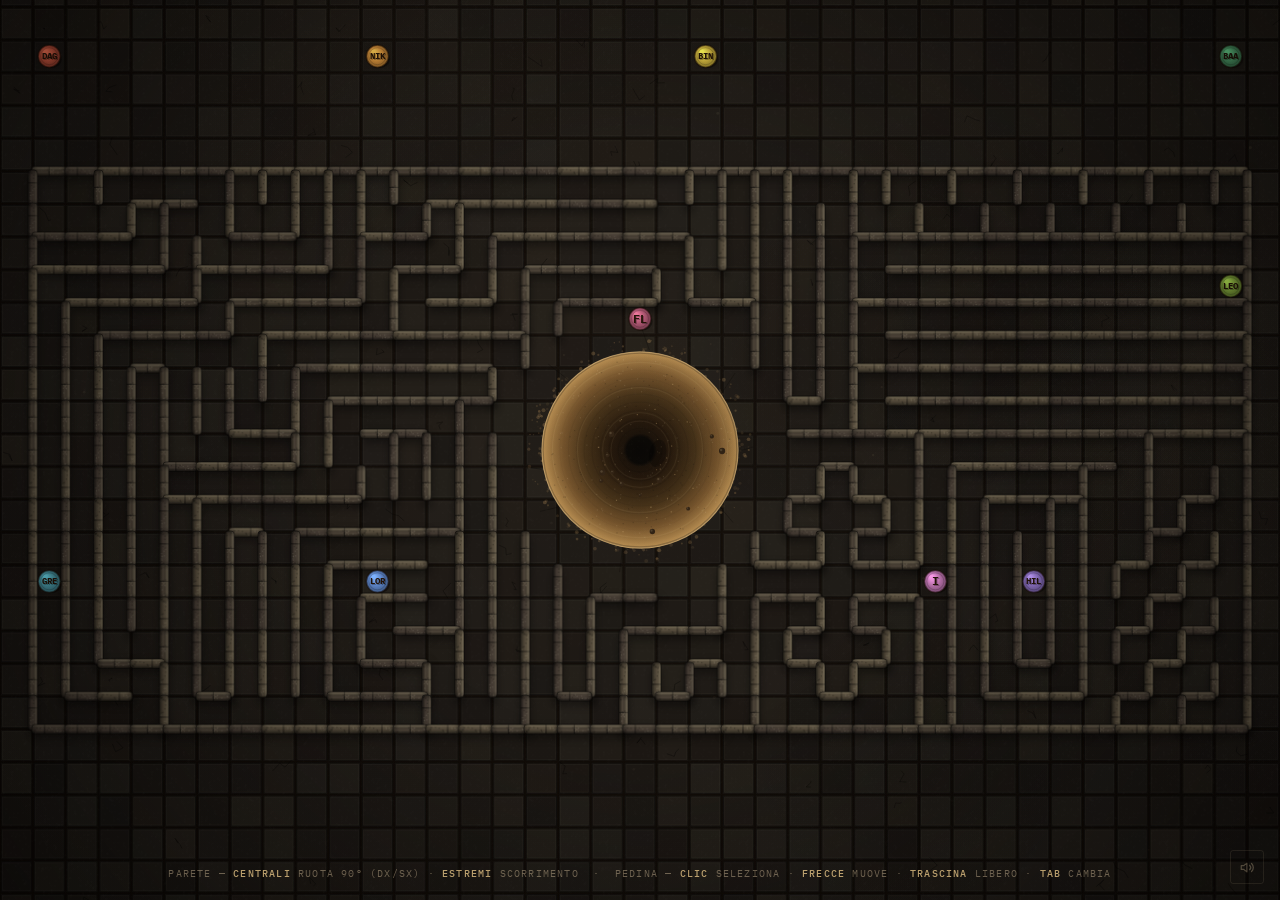
<file: Labirinto.html>
<!DOCTYPE html>
<html lang="it">
<head>
<meta charset="UTF-8">
<meta name="viewport" content="width=device-width, initial-scale=1">
<title>Labirinto</title>
<link rel="preconnect" href="https://fonts.googleapis.com">
<link href="https://fonts.googleapis.com/css2?family=IBM+Plex+Mono:wght@400;500&display=swap" rel="stylesheet">
<style>
  *{box-sizing:border-box}
  html,body{margin:0;height:100%;overflow:hidden;background:#0b0806;overscroll-behavior:none}
  body{font-family:'IBM Plex Mono',monospace;-webkit-user-select:none;user-select:none}
  canvas{display:block;touch-action:none}
  #hint{position:fixed;bottom:20px;left:50%;transform:translateX(-50%);
    font-size:10px;letter-spacing:.12em;text-transform:uppercase;color:rgba(228,206,168,.42);
    white-space:nowrap;pointer-events:none;opacity:0;animation:hin 1.2s .9s forwards;transition:opacity 1.4s}
  #hint b{color:rgba(240,205,140,.75);font-weight:500}
  #hint.off{opacity:0!important;animation:none}
  @keyframes hin{to{opacity:1}}
  #btnAudio{position:fixed;bottom:16px;right:16px;width:34px;height:34px;cursor:pointer;
    background:transparent;border:1px solid rgba(228,206,168,.18);border-radius:3px;
    color:rgba(228,206,168,.55);display:grid;place-items:center;padding:0;
    opacity:.55;transition:opacity .25s,border-color .25s}
  #btnAudio:hover{opacity:1;border-color:rgba(228,206,168,.5)}
  #btnAudio.muto .onda{display:none}
  #btnAudio:not(.muto) .croce{display:none}
</style>
</head>
<body>
<canvas id="cv"></canvas>

<div id="hint">parete — <b>centrali</b> ruota 90° (dx/sx) · <b>estremi</b> scorrimento &nbsp;·&nbsp; pedina — <b>clic</b> seleziona · <b>frecce</b> muove · <b>trascina</b> libero · <b>tab</b> cambia</div>

<button id="btnAudio" aria-label="audio">
  <svg width="15" height="15" viewBox="0 0 24 24" fill="none" stroke="currentColor" stroke-width="2" stroke-linecap="round" stroke-linejoin="round">
    <path d="M11 5 6 9H2v6h4l5 4V5z"/>
    <path class="onda" d="M15.5 8.5a5 5 0 0 1 0 7"/>
    <path class="onda" d="M18.5 5.5a9 9 0 0 1 0 13"/>
    <line class="croce" x1="16" y1="9" x2="22" y2="15"/>
    <line class="croce" x1="22" y1="9" x2="16" y2="15"/>
  </svg>
</button>

<script>
'use strict';
/* ============================================================
   Labirinto a mura singole (1 casella) + pedine.
   Parete in 4 quarti: centrali = rotazione 90° (dx/sx),
   estremi = scorrimento longitudinale nel verso della zona.
   Una parete non ruota mai sopra una pedina; le pedine non
   attraversano i muri con le frecce; il drag è libero.
   ============================================================ */
const TAU=Math.PI*2;
const rnd=(a=1,b)=>b===undefined?Math.random()*a:a+Math.random()*(b-a);
const irand=n=>(Math.random()*n)|0;
const clamp=(v,a,b)=>v<a?a:v>b?b:v;
const hash=n=>{const x=Math.sin(n*127.1+311.7)*43758.5453;return x-Math.floor(x);};
const eob=(t,s=1.35)=>1+(s+1)*Math.pow(t-1,3)+s*Math.pow(t-1,2);
const eoc=t=>1-Math.pow(1-t,3);
const normAng=a=>{a=a%TAU;if(a>Math.PI)a-=TAU;if(a<-Math.PI)a+=TAU;return a;};
const RM=matchMedia('(prefers-reduced-motion: reduce)').matches;

const cv=document.getElementById('cv'), ctx=cv.getContext('2d');
let DPR=1,W=0,H=0;
let CELL=44,COLS=0,ROWS=0,OX=0,OY=0;
let CI=0,CJ=0;                    // centro del nido
const NEST_R=3;                   // raggio nido in caselle -> diametro 6
const CLEAR_R=NEST_R+1;           // fascia di rispetto dei MURI (le pedine entrano)
const ROT_HALF=0.25;              // metà-lunghezza della zona di rotazione
let WALL_T=12;
let occ=new Set(), bars=[];
let pawns=[], selP=null, dragP=null;
let dust=[],grains=[],ripples=[],motes=[];
let floorC=null,vigC=null,grainPat=null;
let wallSprites=[],shadowSpr=null;
let hover=null,shake=0,timeS=0;
let idleT=3.5,lastUser=-10,userMoves=0,hintOff=false;
let stir={t:rnd(5,9),s:0},lurkA=rnd(TAU);

/* ============================================================
   IMPOSTAZIONI MODIFICABILI
   ============================================================ */
const CELL_MIN=18, CELL_MAX=120;
const PROTEGGI_NIDO=true;         // false = il disegno ASCII può tenere muri vicino al nido
const CORNICE=1;                  // caselle vuote attorno al disegno ASCII

/* ============================================================
   PEDINE — modifica qui.
   · NUMERO: aggiungi o togli righe (una voce = una pedina)
   · COLORE: 'col' (qualsiasi colore CSS)
   · LETTERE (1-3): 'txt'
   · POSIZIONE DI PARTENZA: 'i' = colonna, 'j' = riga.
     Le coordinate sono quelle del CAMPO COMPLETO, che include
     la cornice vuota (CORNICE=1): quindi la casella (0,0) è
     l'angolo in alto a sinistra della cornice, e la prima
     casella del disegno ASCII corrisponde a (1,1).
     Cioè: casella disegnata (c,r) -> campo (c+1, r+1).
   Se la casella indicata è occupata da un'altra pedina (o è
   fuori campo) viene usata la più vicina libera; se ometti
   i/j la pedina parte dal centro e si sposta a spirale.
   ============================================================ */
const PEDINE=[
  {col:'#c9553e',txt:'DAG',  i:1, j:1 },
  {col:'#d6913c',txt:'NIK', i:11,j:1 },
  {col:'#cdb23e',txt:'BIN',i:21,j:1 },
  {col:'#84a83e',txt:'LEO',  i:37, j:8 },
  {col:'#4fa06b',txt:'BAA', i:37,j:1 },
  {col:'#4a9aa8',txt:'GRE',i:1, j:17},
  {col:'#5a80c0',txt:'LOR',  i:11,j:17},
  {col:'#8a70c0',txt:'HIL',i:31,j:17},
  {col:'#b56fa8',txt:'I',  i:28, j:17 },
  {col:'#a8546e',txt:'FL',i:19,j:9},
];

/* ============================================================
   CONFIGURAZIONE ASCII — disegna qui il tuo labirinto.
   "|" = muro verticale · "__" = muro orizzontale · spazio = via libera.
   La prima riga è il bordo superiore. Righe campo = righe testo - 1.
   Parser tollerante: passo e margine dedotti, scarti arrotondati.
   Stringa vuota '' = generazione casuale.
   ============================================================ */
const MAZE_ASCII =
`  _____________________________________________________________________________________________________________
 |     |   _____   |  |  |  |  |  |   ____________________   |  |  |  |     |  |     |     |     |     |     |  |
 |________|  |     |_____|  |  |_____|  |   _________________   |  |  |  |  |_____|_____|_____|_____|_____|___  |
 |___________|  |___________|  |   _____|  |   ___________   |  |  |  |  |  |  ________________________________ |
 |   ___________|   ___________|  |  ______|  |   ________|  |_____|  |  |  |_________________________________  |
 |  |   ___________|   ___________|___________|  |___________|     |  |  |  |  ________________________________ |
 |  |  |   __         |   _________________   |_____   |     |  |  |  |  |  |_________________________________  |
 |  |  |  |  |  |  |  |  |   ______________|_____   |  |  |  |  |  |  |__|  |  ________________________________ |
 |  |  |  |  |  |  |_____|  |   _____   |   __   |  |  |  |  |  |  |________|_________________________________  |
 |  |  |  |  |___________|  |     |  |  |  |  |  |  |  |  |  |  |  |      __      |   ____________     |        |
 |  |  |  |  |_________________|  |  |  |  |  |  |  |  |  |  |  |  |   __|  |__   |  |   ______  |     |   __|  |
 |  |  |  |  |  |   __    ______________|  |  |  |  |   __|  |  |  |  |__    __|  |  |  |     |  |     |__|     |
 |  |  |  |  |  |  |  |  |   ________   |  |  |  |  |  |  |  |  |  |_____|  |_____|  |  |  |  |  |   __|   __|  |
 |  |  |  |  |  |  |  |  |  |   _____   |  |  |  |  | ____|  |  |   _____    _____   |  |  |  |  |  |   __|     | 
 |  |  |  |  |  |  |  |  |  |  |  ______|  |  |  |  |   ________|  |   __|  |__   |  |  |  |  |  |   __|   __|  |
 |  |  |_____|  |  |  |  |  |  |_____   |  |  |  |  |  |      __   |  |__    __|  |  |  |  |__|  |  |   __|     | 
 |  |_____   |  |__|  |  |  |________|  |  |  |  |__|  |  |__|  |  |     |__|     |  |  |________|   __|   __|  |
 |___________|_______________________|________|________|___________|______________|__|______________|_____|_____|`;
const FILL_PAGE=true;

/* ---------- geometria del reticolo ---------- */
const K=(o,i,j)=>o+i+','+j;
function endpoints(o,i,j){return o==='h'?[i,j,i+1,j]:[i,j,i,j+1];}
function segDist(px,py,ax,ay,bx,by){
  const dx=bx-ax,dy=by-ay;
  const t=clamp(((px-ax)*dx+(py-ay)*dy)/(dx*dx+dy*dy),0,1);
  return Math.hypot(px-(ax+t*dx),py-(ay+t*dy));
}
function inBounds(o,i,j){
  return o==='h'?(i>=0&&i<COLS&&j>=0&&j<=ROWS)
                :(i>=0&&i<=COLS&&j>=0&&j<ROWS);
}
function nearNest(o,i,j){
  const [ax,ay,bx,by]=endpoints(o,i,j);
  return segDist(CI,CJ,ax,ay,bx,by)<CLEAR_R-1e-4;
}
function freeSpot(o,i,j,protNido){
  if(!inBounds(o,i,j))return false;
  if(occ.has(K(o,i,j)))return false;
  if(protNido&&nearNest(o,i,j))return false;
  return true;
}

/* ---------- parser del disegno ASCII (tollerante) ---------- */
function parseASCII(src){
  const L=src.replace(/\r/g,'').split('\n');
  while(L.length&&L[0].replace(/[^_|]/g,'').trim()==='')L.shift();
  while(L.length&&L[L.length-1].replace(/[^_|]/g,'').trim()==='')L.pop();
  const out={cols:0,rows:0,walls:new Set()};
  if(!L.length)return out;
  const gcd=(a,b)=>b?gcd(b,a%b):a;
  let PITCH=0;
  for(const ln of L){
    let prev=-1;
    for(let p=ln.indexOf('|');p>=0;p=ln.indexOf('|',p+1)){
      if(prev>=0&&p-prev>=2)PITCH=PITCH?gcd(PITCH,p-prev):p-prev;
      prev=p;
    }
  }
  if(PITCH<2||PITCH>10)PITCH=3;
  const resid={};
  for(const ln of L)
    for(let p=ln.indexOf('|');p>=0;p=ln.indexOf('|',p+1))
      resid[p%PITCH]=(resid[p%PITCH]||0)+1;
  let R=0,best=0;
  for(const k in resid)if(resid[k]>best){best=resid[k];R=+k;}
  let left=Infinity;
  for(const ln of L)
    for(let p=ln.indexOf('|');p>=0;p=ln.indexOf('|',p+1))
      if(p%PITCH===R&&p<left)left=p;
  if(!isFinite(left))left=0;
  const colV=p=>Math.round((p-left)/PITCH);
  const colH=p=>Math.round((p-left-(PITCH-1)/2)/PITCH);
  let maxC=0;
  for(const ln of L){
    for(let p=ln.indexOf('|');p>=0;p=ln.indexOf('|',p+1))maxC=Math.max(maxC,colV(p));
    for(let p=ln.indexOf('_');p>=0;p=ln.indexOf('_',p+1))maxC=Math.max(maxC,colH(p)+1);
  }
  out.cols=Math.max(1,maxC);
  out.rows=Math.max(1,L.length-1);
  const addH=(c,j)=>{if(c>=0&&c<out.cols&&j>=0&&j<=out.rows)out.walls.add('h'+c+','+j);};
  const addV=(c,j)=>{if(c>=0&&c<=out.cols&&j>=0&&j<out.rows)out.walls.add('v'+c+','+j);};
  for(let p=L[0].indexOf('_');p>=0;p=L[0].indexOf('_',p+1))addH(colH(p),0);
  for(let r=1;r<L.length;r++){
    const ln=L[r],j=r-1;
    for(let p=ln.indexOf('|');p>=0;p=ln.indexOf('|',p+1))addV(colV(p),j);
    for(let p=ln.indexOf('_');p>=0;p=ln.indexOf('_',p+1))addH(colH(p),j+1);
  }
  return out;
}

/* ---------- generazione casuale (solo se il disegno è vuoto) ---------- */
function genMaze(){
  occ.clear();bars.length=0;
  const nE=COLS*(ROWS+1)+ROWS*(COLS+1);
  const target=Math.round(nE*0.23);
  let guard=0;
  while(bars.length<target&&guard++<target*80){
    const o=Math.random()<.5?'h':'v';
    let i,j;
    if(o==='h'){i=irand(COLS);j=irand(ROWS+1);}
    else{i=irand(COLS+1);j=irand(ROWS);}
    if(!freeSpot(o,i,j,true))continue;
    occ.add(K(o,i,j));
    bars.push({o,i,j,x:i+(o==='h'?.5:0),y:j+(o==='v'?.5:0),
               anim:null,shud:0,v:irand(3),seed:Math.random()});
  }
}
function buildWalls(art,padL,padT){
  occ.clear();bars.length=0;
  for(const key of art.walls){
    const o=key[0],ab=key.slice(1).split(',');
    const i=+ab[0]+padL,j=+ab[1]+padT;
    if(!freeSpot(o,i,j,PROTEGGI_NIDO))continue;
    occ.add(K(o,i,j));
    bars.push({o,i,j,x:o==='h'?i+.5:i,y:o==='h'?j:j+.5,
               anim:null,shud:0,v:irand(3),seed:Math.random()});
  }
  console.log('Pareti dal disegno ASCII: '+bars.length);
}

/* ---------- pedine ---------- */
function nearestFreeCell(i,j,taken){
  const t2=new Set(taken.map(p=>p.i+','+p.j));
  if(!t2.has(i+','+j))return[i,j];
  for(let r=1;r<Math.max(COLS,ROWS);r++)
    for(let dj=-r;dj<=r;dj++)for(let di=-r;di<=r;di++){
      if(Math.max(Math.abs(di),Math.abs(dj))!==r)continue;
      const ni=i+di,nj=j+dj;
      if(ni<0||ni>=COLS||nj<0||nj>=ROWS)continue;
      if(!t2.has(ni+','+nj))return[ni,nj];
    }
  return[i,j];
}
function spawnPawns(){
  pawns.length=0;selP=null;
  const taken=[];
  for(let k=0;k<PEDINE.length;k++){
    const d=PEDINE[k];
    let i,j;
    if(Number.isInteger(d.i)&&Number.isInteger(d.j)){
      i=clamp(d.i,0,COLS-1);j=clamp(d.j,0,ROWS-1);
    }else{
      /* senza coordinate: parte dal centro, poi a spirale */
      i=clamp(Math.round(CI-.5),0,COLS-1);
      j=clamp(Math.round(CJ-.5),0,ROWS-1);
    }
    [i,j]=nearestFreeCell(i,j,taken);
    const p={def:d,i,j,fx:i+.5,fy:j+.5,anim:null,bump:null};
    taken.push(p);pawns.push(p);
  }
}
/* un muro in rotazione passa sopra questa pedina? */
function rotPawnBlock(hx,hy,a1,dir){
  for(const p of pawns){
    if(p===dragP&&dragP)continue;
    const dx=p.i+.5-hx,dy=p.j+.5-hy;
    const d=Math.hypot(dx,dy);
    if(d>1.35)continue;
    const t=dir*normAng(Math.atan2(dy,dx)-a1);
    const hA=Math.asin(Math.min(1,0.36/Math.max(d,0.25)));
    if(t>=-hA-0.15&&t<=Math.PI/2+hA+0.15)return true;
  }
  return false;
}
function tryMovePawn(p,dx,dy){
  if(p.anim||dragP)return;
  const ni=p.i+dx,nj=p.j+dy;
  let block=false;
  if(ni<0||ni>=COLS||nj<0||nj>=ROWS)block=true;
  else if(dx===-1&&occ.has(K('v',p.i,p.j)))block=true;      /* bordo sx */
  else if(dx===1 &&occ.has(K('v',p.i+1,p.j)))block=true;    /* bordo dx */
  else if(dy===-1&&occ.has(K('h',p.i,p.j)))block=true;      /* bordo sup */
  else if(dy===1 &&occ.has(K('h',p.i,p.j+1)))block=true;    /* bordo inf */
  else if(pawns.some(q=>q!==p&&q.i===ni&&q.j===nj))block=true;
  else for(const w of bars)
    if(w.anim&&w.anim.type==='rot'&&w.anim.cells&&w.anim.cells.includes(ni+','+nj)){block=true;break;}
  if(block){p.bump={dx,dy,t:0};return;}
  p.anim={fx:p.i+.5,fy:p.j+.5,tx:ni+.5,ty:nj+.5,t:0,dur:.11};
  p.i=ni;p.j=nj;
  sfx.tick();
}

/* ---------- mosse delle pareti ---------- */
function rotateTarget(o,i,j,cw,hingeA){
  if(o==='h'){
    if(cw)  return hingeA?{ax:i,  ay:j,o:'v',i:i,  j:j}  :{ax:i+1,ay:j,o:'v',i:i+1,j:j-1};
    else    return hingeA?{ax:i,  ay:j,o:'v',i:i,  j:j-1}:{ax:i+1,ay:j,o:'v',i:i+1,j:j};
  }else{
    if(cw)  return hingeA?{ax:i,  ay:j,o:'h',i:i-1,j:j}  :{ax:i,  ay:j+1,o:'h',i:i,j:j+1};
    else    return hingeA?{ax:i,  ay:j,o:'h',i:i,  j:j}  :{ax:i,  ay:j+1,o:'h',i:i-1,j:j+1};
  }
}
function tryRotate(w,cw,vol,hingeA){
  const T=rotateTarget(w.o,w.i,w.j,cw,hingeA);
  if(!freeSpot(T.o,T.i,T.j,true))return false;
  /* nessuna rotazione sopra una pedina */
  const [x1,y1,x2,y2]=endpoints(w.o,w.i,w.j);
  const hx=hingeA?x1:x2,hy=hingeA?y1:y2;
  const ox=hingeA?x2:x1,oy=hingeA?y2:y1;
  if(rotPawnBlock(hx,hy,Math.atan2(oy-hy,ox-hx),cw?1:-1))return false;
  const wasO=w.o,wasI=w.i,wasJ=w.j;
  occ.delete(K(w.o,w.i,w.j));occ.add(K(T.o,T.i,T.j));
  /* celle toccate dall'arco: le pedine non possono entrarci durante l'animazione */
  const cs=new Set();
  const add=(a,b)=>{if(a>=0&&a<COLS&&b>=0&&b<ROWS)cs.add(a+','+b);};
  if(wasO==='h'){add(wasI,wasJ-1);add(wasI,wasJ);}else{add(wasI-1,wasJ);add(wasI,wasJ);}
  if(T.o==='h'){add(T.i,T.j-1);add(T.i,T.j);}else{add(T.i-1,T.j);add(T.i,T.j);}
  w.anim={type:'rot',t:0,dur:.3,cw,ax:T.ax,ay:T.ay,
          sx:w.x,sy:w.y,sa:wasO==='h'?0:Math.PI/2,vol,cells:[...cs]};
  w.o=T.o;w.i=T.i;w.j=T.j;
  w.x=(w.o==='h')?T.i+.5:T.i;
  w.y=(w.o==='h')?T.j:T.j+.5;
  sfx.grind(vol);
  return true;
}
function trySlide(w,dir,vol){
  const ni=w.o==='h'?w.i+dir:w.i;
  const nj=w.o==='v'?w.j+dir:w.j;
  if(!freeSpot(w.o,ni,nj,true))return false;
  occ.delete(K(w.o,w.i,w.j));occ.add(K(w.o,ni,nj));
  w.anim={type:'slide',t:0,dur:.17,fx:w.x,fy:w.y,vol};
  w.i=ni;w.j=nj;
  if(w.o==='h')w.x=ni+.5;else w.y=nj+.5;
  sfx.scrape(vol);
  return true;
}
function blocked(w){
  w.shud=1;sfx.knock();addShake(1.8);
  dustAtEnds(w,3);
}
function dustAtEnds(w,n){
  const [ax,ay,bx,by]=endpoints(w.o,w.i,w.j);
  dustAt(ax*CELL,ay*CELL,n);dustAt(bx*CELL,by*CELL,n);
}
function addShake(v){if(!RM)shake=Math.max(shake,v);}
function wallXform(w){
  if(!w.anim)return{x:w.x,y:w.y,ang:w.o==='h'?0:Math.PI/2};
  const A=w.anim,e=eob(clamp(A.t,0,1));
  if(A.type==='slide')
    return{x:A.fx+(w.x-A.fx)*e,y:A.fy+(w.y-A.fy)*e,ang:w.o==='h'?0:Math.PI/2};
  const th=(A.cw?1:-1)*Math.PI/2*e,dx=A.sx-A.ax,dy=A.sy-A.ay;
  return{x:A.ax+dx*Math.cos(th)-dy*Math.sin(th),
         y:A.ay+dx*Math.sin(th)+dy*Math.cos(th),
         ang:A.sa+th};
}

/* ---------- audio sintetizzato ---------- */
const sfx=(()=>{
  let ac=null,master=null,nbuf=null,muted=false;
  function ensure(){
    if(!ac){
      const AC=window.AudioContext||window.webkitAudioContext;
      if(!AC)return;
      ac=new AC();
      master=ac.createGain();master.gain.value=.4;master.connect(ac.destination);
      const n=ac.sampleRate*1.1,buf=ac.createBuffer(1,n,ac.sampleRate),d=buf.getChannelData(0);
      let l=0;for(let i=0;i<n;i++){const w=Math.random()*2-1;l=(l+.03*w)/1.03;d[i]=l*3.2;}
      nbuf=buf;
    }
    if(ac.state==='suspended')ac.resume();
  }
  function noise(dur,f0,f1,type,vol,delay=0){
    if(!ac||muted)return;
    const t=ac.currentTime+delay;
    const s=ac.createBufferSource();s.buffer=nbuf;s.loop=true;
    const f=ac.createBiquadFilter();f.type=type;f.Q.value=1.1;
    f.frequency.setValueAtTime(f0,t);
    f.frequency.exponentialRampToValueAtTime(Math.max(30,f1),t+dur);
    const g=ac.createGain();
    g.gain.setValueAtTime(0,t);
    g.gain.linearRampToValueAtTime(vol,t+.02);
    g.gain.exponentialRampToValueAtTime(.0008,t+dur);
    s.connect(f);f.connect(g);g.connect(master);
    s.start(t);s.stop(t+dur+.05);
  }
  function tone(dur,f0,f1,vol,delay=0,type='sine'){
    if(!ac||muted)return;
    const t=ac.currentTime+delay;
    const o=ac.createOscillator();o.type=type;
    o.frequency.setValueAtTime(f0,t);
    o.frequency.exponentialRampToValueAtTime(f1,t+dur);
    const g=ac.createGain();
    g.gain.setValueAtTime(vol,t);
    g.gain.exponentialRampToValueAtTime(.0008,t+dur);
    o.connect(g);g.connect(master);o.start(t);o.stop(t+dur+.05);
  }
  return{
    ensure,
    toggle(){muted=!muted;return muted;},
    scrape(v){noise(.22,650,150,'bandpass',.4*v);},
    grind(v){noise(.4,300,75,'lowpass',.5*v);noise(.32,520,190,'bandpass',.2*v);},
    clack(v){tone(.09,115,52,.32*v);noise(.05,1400,700,'highpass',.2*v);},
    knock(){tone(.13,72,38,.4);noise(.09,240,110,'lowpass',.2);},
    sand(){noise(.5,500,140,'lowpass',.12);},
    tick(){tone(.06,520,300,.13,0,'triangle');}
  };
})();

/* ---------- sprite dei muri ---------- */
function rr(g,x,y,w,h,r){
  g.beginPath();
  g.moveTo(x+r,y);
  g.arcTo(x+w,y,x+w,y+h,r);g.arcTo(x+w,y+h,x,y+h,r);
  g.arcTo(x,y+h,x,y,r);g.arcTo(x,y,x+w,y,r);
  g.closePath();
}
function bakeWallSprites(){
  wallSprites=[];
  for(let v=0;v<3;v++){
    const L=CELL+2,T=WALL_T,PAD=8;
    const c=document.createElement('canvas');
    c.width=Math.ceil((L+PAD*2)*DPR);c.height=Math.ceil((T+PAD*2)*DPR);
    const g=c.getContext('2d');g.scale(DPR,DPR);g.translate(PAD+L/2,PAD+T/2);
    rr(g,-L/2,-T/2,L,T,3);
    g.fillStyle=`hsl(${28+v*4},${14+v*2}%,${23+v*2.5}%)`;
    g.fill();
    g.save();rr(g,-L/2,-T/2,L,T,3);g.clip();
    const jx=(v-1)*CELL*.14;
    g.strokeStyle='rgba(0,0,0,.45)';g.lineWidth=1.2;
    g.beginPath();g.moveTo(jx,-T/2);g.lineTo(jx,T/2);g.stroke();
    g.strokeStyle='rgba(0,0,0,.14)';
    g.beginPath();g.moveTo(-L/2,-T*.08+(v-1)*2);g.lineTo(L/2,-T*.08+(v-1)*2);g.stroke();
    g.fillStyle='rgba(255,238,200,.14)';g.fillRect(-L/2,-T/2,L,2);
    g.fillStyle='rgba(255,238,200,.05)';g.fillRect(-L/2,-T/2+2,L,1.4);
    g.fillStyle='rgba(0,0,0,.34)';g.fillRect(-L/2,T/2-2.4,L,2.4);
    for(let i=0;i<CELL*.55;i++){
      const s1=hash(i*3.7+v*57.2),s2=hash(i*8.3+v*11.9);
      g.fillStyle=s1>.5?'rgba(255,240,210,.1)':'rgba(0,0,0,.22)';
      g.fillRect(-L/2+s1*L,-T/2+2+s2*(T-4),1.3,1.3);
    }
    let cg=g.createLinearGradient(-L/2,0,-L/2+6,0);
    cg.addColorStop(0,'rgba(0,0,0,.32)');cg.addColorStop(1,'rgba(0,0,0,0)');
    g.fillStyle=cg;g.fillRect(-L/2,-T/2,6,T);
    cg=g.createLinearGradient(L/2,0,L/2-6,0);
    cg.addColorStop(0,'rgba(0,0,0,.32)');cg.addColorStop(1,'rgba(0,0,0,0)');
    g.fillStyle=cg;g.fillRect(L/2-6,-T/2,6,T);
    g.restore();
    rr(g,-L/2,-T/2,L,T,3);
    g.strokeStyle='rgba(0,0,0,.5)';g.lineWidth=1;g.stroke();
    wallSprites.push(c);
  }
  const L=CELL+2,T=WALL_T,PAD=14;
  shadowSpr=document.createElement('canvas');
  shadowSpr.width=Math.ceil((L+PAD*2)*DPR);shadowSpr.height=Math.ceil((T+PAD*2+8)*DPR);
  const g=shadowSpr.getContext('2d');g.scale(DPR,DPR);
  g.filter='blur(4px)';
  g.fillStyle='rgba(0,0,0,.42)';
  rr(g,PAD+3,PAD+4,L,T,3);g.fill();
  g.filter='none';
}

/* ---------- pavimento + nido ---------- */
function buildFloor(){
  floorC=document.createElement('canvas');
  floorC.width=Math.ceil(W*DPR);floorC.height=Math.ceil(H*DPR);
  const g=floorC.getContext('2d');g.scale(DPR,DPR);
  g.fillStyle='#0c0805';g.fillRect(0,0,W,H);
  for(let gy=-2;gy<ROWS+2;gy++)for(let gx=-2;gx<COLS+2;gx++){
    const h=hash(gx*7.31+gy*3.77),h2=hash(gx*13.1+gy*29.3);
    const x=OX+gx*CELL,y=OY+gy*CELL;
    g.fillStyle=`hsl(${26+h*10},${11+h2*6}%,${7.5+h*3.2}%)`;
    g.fillRect(x+1,y+1,CELL-2,CELL-2);
    g.strokeStyle='rgba(0,0,0,.4)';g.lineWidth=1;
    g.strokeRect(x+1.5,y+1.5,CELL-3,CELL-3);
    g.strokeStyle='rgba(255,235,200,.028)';
    g.strokeRect(x+2.5,y+2.5,CELL-5,CELL-5);
    if(h2>.9){
      g.strokeStyle='rgba(0,0,0,.35)';g.beginPath();
      let px=x+rnd(CELL*.2,CELL*.8),py=y+rnd(CELL*.2,CELL*.8);
      g.moveTo(px,py);
      for(let k=0;k<3;k++){px+=rnd(-CELL*.25,CELL*.25);py+=rnd(-CELL*.25,CELL*.25);g.lineTo(px,py);}
      g.stroke();
    }
  }
  bakeCrater(g);
  for(let i=0;i<8;i++){
    const x=rnd(W),y=rnd(H),r=rnd(120,320);
    const mg=g.createRadialGradient(x,y,0,x,y,r);
    mg.addColorStop(0,i%2?'rgba(0,0,0,.12)':'rgba(255,225,175,.02)');
    mg.addColorStop(1,'rgba(0,0,0,0)');
    g.fillStyle=mg;g.fillRect(x-r,y-r,r*2,r*2);
  }
}
function bakeCrater(g){
  const cx=OX+CI*CELL,cy=OY+CJ*CELL,R=NEST_R*CELL;
  for(let k=0;k<160;k++){
    const a=rnd(TAU),r=R*(1+Math.pow(rnd(),2)*.14);
    g.fillStyle=`rgba(190,150,95,${rnd(.08,.3)})`;
    g.beginPath();g.arc(cx+Math.cos(a)*r,cy+Math.sin(a)*r,rnd(.6,2),0,TAU);g.fill();
  }
  const gr=g.createRadialGradient(cx,cy,0,cx,cy,R);
  gr.addColorStop(0,'#070402');gr.addColorStop(.3,'#1c1107');
  gr.addColorStop(.55,'#3c2a13');gr.addColorStop(.78,'#6d4d27');
  gr.addColorStop(.92,'#9a7440');gr.addColorStop(1,'#b98f52');
  g.beginPath();g.arc(cx,cy,R,0,TAU);g.fillStyle=gr;g.fill();
  for(let r=R*.14;r<R*.95;r+=R*.085){
    g.strokeStyle=`rgba(0,0,0,${.16*(1-r/R)})`;g.lineWidth=1.2;
    g.beginPath();g.arc(cx,cy,r+Math.sin(r*3.1)*.8,0,TAU);g.stroke();
    if(((r/R*10)|0)%3===0){
      g.strokeStyle='rgba(255,225,170,.05)';
      g.beginPath();g.arc(cx,cy,r-1.5,0,TAU);g.stroke();
    }
  }
  for(let k=0;k<240;k++){
    const a=rnd(TAU),r=R*Math.sqrt(rnd())*.95;
    g.fillStyle=k%2?'rgba(0,0,0,.18)':'rgba(255,235,190,.1)';
    g.fillRect(cx+Math.cos(a)*r,cy+Math.sin(a)*r,1.2,1.2);
  }
  g.strokeStyle='rgba(255,230,180,.22)';g.lineWidth=1.5;
  g.beginPath();g.arc(cx,cy,R-.5,0,TAU);g.stroke();
  g.strokeStyle='rgba(0,0,0,.25)';
  g.beginPath();g.arc(cx,cy,R*.985,0,TAU);g.stroke();
  for(let k=0;k<12;k++){
    const a=rnd(TAU),r=R*rnd(.3,.9);
    const x=cx+Math.cos(a)*r,y=cy+Math.sin(a)*r,s=rnd(1.5,3.2);
    g.fillStyle='#2a1d10';g.beginPath();g.arc(x,y,s,0,TAU);g.fill();
    g.fillStyle='rgba(255,235,190,.15)';g.beginPath();g.arc(x-s*.3,y-s*.3,s*.4,0,TAU);g.fill();
  }
  for(let k=0;k<8;k++){
    const a=k/8*TAU+rnd(-.2,.2);
    g.strokeStyle='rgba(0,0,0,.3)';g.lineWidth=1;
    g.beginPath();
    g.moveTo(cx+Math.cos(a)*(R+2),cy+Math.sin(a)*(R+2));
    g.lineTo(cx+Math.cos(a+rnd(-.12,.12))*(R+rnd(CELL*.3,CELL*.8)),
             cy+Math.sin(a+rnd(-.12,.12))*(R+rnd(CELL*.3,CELL*.8)));
    g.stroke();
  }
  const hr=R*.17;
  const hg=g.createRadialGradient(cx,cy,0,cx,cy,hr);
  hg.addColorStop(0,'#000');hg.addColorStop(.8,'rgba(0,0,0,.9)');hg.addColorStop(1,'rgba(0,0,0,0)');
  g.beginPath();g.arc(cx,cy,hr,0,TAU);g.fillStyle=hg;g.fill();
}
function buildVig(){
  vigC=document.createElement('canvas');
  vigC.width=Math.ceil(W*DPR);vigC.height=Math.ceil(H*DPR);
  const g=vigC.getContext('2d');g.scale(DPR,DPR);
  const vg=g.createRadialGradient(W/2,H/2,Math.min(W,H)*.32,W/2,H/2,Math.max(W,H)*.75);
  vg.addColorStop(0,'rgba(4,2,1,0)');vg.addColorStop(1,'rgba(3,2,1,.6)');
  g.fillStyle=vg;g.fillRect(0,0,W,H);
}
function buildGrain(){
  const c=document.createElement('canvas');c.width=c.height=140;
  const g=c.getContext('2d');
  for(let i=0;i<1200;i++){
    g.fillStyle=i%2?'rgba(255,255,255,.5)':'rgba(0,0,0,.5)';
    g.fillRect(rnd(140),rnd(140),1,1);
  }
  grainPat=ctx.createPattern(c,'repeat');
}

/* ---------- particelle ---------- */
function dustAt(x,y,n){
  for(let i=0;i<n;i++){
    const a=rnd(TAU),sp=rnd(10,55);
    dust.push({x:x+rnd(-3,3),y:y+rnd(-3,3),vx:Math.cos(a)*sp,vy:Math.sin(a)*sp-8,
               t:0,life:rnd(.35,.8),r:rnd(.8,2.2)});
  }
}

/* ---------- ridimensionamento ---------- */
function resize(){
  DPR=Math.min(window.devicePixelRatio||1,2);
  W=window.innerWidth;H=window.innerHeight;
  cv.width=Math.ceil(W*DPR);cv.height=Math.ceil(H*DPR);
  cv.style.width=W+'px';cv.style.height=H+'px';

  const art=parseASCII(MAZE_ASCII);
  const usaArte=art.walls.size>0&&art.cols>0&&art.rows>0;
  let padL=0,padT=0;
  if(usaArte){
    const c0=art.cols+2*CORNICE,r0=art.rows+2*CORNICE;
    let padC=0,padR=0;
    if(FILL_PAGE){
      const A=W/H,cur=c0/r0;
      if(cur<A)padC=Math.max(0,Math.round(r0*A)-c0);
      else     padR=Math.max(0,Math.round(c0/A)-r0);
    }
    COLS=c0+padC;ROWS=r0+padR;
    CELL=clamp(Math.min(W/COLS,H/ROWS),CELL_MIN,CELL_MAX);
    OX=Math.round((W-COLS*CELL)/2);OY=Math.round((H-ROWS*CELL)/2);
    padL=CORNICE+Math.floor(padC/2);
    padT=CORNICE+Math.floor(padR/2);
  }else{
    CELL=clamp(Math.min(W,H)/16,28,46);
    COLS=2*Math.max(5,Math.round(W/(2*CELL)));
    ROWS=2*Math.max(5,Math.round(H/(2*CELL)));
    OX=Math.round((W-COLS*CELL)/2);OY=Math.round((H-ROWS*CELL)/2);
  }
  CI=COLS/2;CJ=ROWS/2;
  WALL_T=Math.round(CELL*.27);
  bakeWallSprites();buildFloor();buildVig();buildGrain();
  if(usaArte)buildWalls(art,padL,padT);else genMaze();

  /* pedine: se esistono già si riallocano, altrimenti si generano */
  if(pawns.length){
    const taken=[];
    for(const p of pawns){
      p.i=clamp(p.i,0,COLS-1);p.j=clamp(p.j,0,ROWS-1);
      [p.i,p.j]=nearestFreeCell(p.i,p.j,taken);
      taken.push(p);
      p.fx=p.i+.5;p.fy=p.j+.5;p.anim=null;p.bump=null;
    }
  }else spawnPawns();

  grains=Array.from({length:30},()=>({a:rnd(TAU),r:rnd(.25,.95)*NEST_R*CELL,sp:rnd(4,10)}));
  motes=Array.from({length:26},()=>({x:rnd(W),y:rnd(H),vx:rnd(-6,6),vy:rnd(-4,4),
    ph:rnd(TAU),r:rnd(.6,1.6),a:rnd(.04,.1)}));
  hover=null;
}
let rsT=null;
window.addEventListener('resize',()=>{clearTimeout(rsT);rsT=setTimeout(resize,150);});
document.addEventListener('fullscreenchange',()=>{clearTimeout(rsT);resize();});
document.addEventListener('webkitfullscreenchange',()=>{clearTimeout(rsT);resize();});

/* ---------- input: pedine e pareti ---------- */
function shade(hex,f){
  const n=parseInt(hex.slice(1),16);
  const r=clamp(Math.round(((n>>16)&255)*f),0,255),
        g=clamp(Math.round(((n>>8)&255)*f),0,255),
        b=clamp(Math.round((n&255)*f),0,255);
  return`rgb(${r},${g},${b})`;
}
function pickPawn(wx,wy){
  for(let k=pawns.length-1;k>=0;k--){
    const p=pawns[k];
    if(Math.hypot(wx-p.fx,wy-p.fy)<.45)return p;
  }
  return null;
}
/* parete più vicina al cursore, tolleranza stretta */
function pick(wx,wy){
  const PX=wx*CELL,PY=wy*CELL;
  let best=null,bd=Infinity;
  for(const w of bars){
    if(w.anim)continue;
    const [ax,ay,bx,by]=endpoints(w.o,w.i,w.j);
    const d=segDist(PX,PY,ax*CELL,ay*CELL,bx*CELL,by*CELL);
    if(d<bd){bd=d;best=w;}
  }
  if(!best||bd>WALL_T/2+3)return null;
  const ang=best.o==='h'?0:Math.PI/2;
  const dx=wx-best.x,dy=wy-best.y;
  const t=dx*Math.cos(ang)+dy*Math.sin(ang);
  const zone=Math.abs(t)<=ROT_HALF?'rot':(t<0?'neg':'pos');
  return{w:best,t,zone,hingeA:t<0};
}
function pokeSand(){
  stir.t=0;
  ripples.push({x:CI*CELL,y:CJ*CELL,t:0,sand:true,max:CELL*2.2});
  sfx.sand();
}
cv.addEventListener('pointerdown',e=>{
  sfx.ensure();lastUser=timeS;
  if(e.button!==0&&e.button!==2)return;
  const wx=(e.clientX-OX)/CELL,wy=(e.clientY-OY)/CELL;
  /* 1) pedine (solo tasto sinistro) */
  if(e.button===0){
    const pp=pickPawn(wx,wy);
    if(pp){
      selP=pp;pp.anim=null;pp.bump=null;
      dragP={p:pp,ox:wx-pp.fx,oy:wy-pp.fy};
      cv.style.cursor='grabbing';
      return;
    }
  }
  /* 2) pareti */
  const cw=e.button===2;
  const h=pick(wx,wy);
  if(h){
    const w=h.w;let ok=false;
    if(h.zone==='rot'){
      ok=tryRotate(w,cw,1,h.hingeA);
      if(!ok)blocked(w);
    }else{
      const dir=h.zone==='pos'?1:-1;
      ok=trySlide(w,dir,1)||trySlide(w,-dir,1);
      if(!ok)blocked(w);
    }
    if(ok)userMoves++;
    return;
  }
  if(Math.hypot(wx-CI,wy-CJ)<NEST_R+.2){pokeSand();return;}
  ripples.push({x:wx*CELL,y:wy*CELL,t:0,max:30});
});
cv.addEventListener('pointermove',e=>{
  const wx=(e.clientX-OX)/CELL,wy=(e.clientY-OY)/CELL;
  if(dragP){
    /* drag libero: niente griglia, niente muri, niente bordi */
    dragP.p.fx=wx-dragP.ox;dragP.p.fy=wy-dragP.oy;
    hover=null;cv.style.cursor='grabbing';
    return;
  }
  const pp=pickPawn(wx,wy);
  hover=pp?null:pick(wx,wy);
  if(pp){cv.style.cursor='grab';return;}
  if(!hover&&Math.hypot(wx-CI,wy-CJ)<NEST_R){cv.style.cursor='pointer';return;}
  cv.style.cursor=hover?'grab':'default';
});
window.addEventListener('pointerup',e=>{
  if(dragP){
    const p=dragP.p;
    const wx=(e.clientX-OX)/CELL,wy=(e.clientY-OY)/CELL;
    /* snap esatto sulla casella più vicina (libera), dentro i limiti */
    let i=clamp(Math.round(wx-.5),0,COLS-1);
    let j=clamp(Math.round(wy-.5),0,COLS-1);
    [i,j]=nearestFreeCell(i,j,pawns.filter(q=>q!==p));
    p.i=i;p.j=j;
    p.anim={fx:p.fx,fy:p.fy,tx:i+.5,ty:j+.5,t:0,dur:.12};
    sfx.clack(.45);
    dragP=null;
  }
  cv.style.cursor=hover?'grab':'default';
});
cv.addEventListener('pointerleave',()=>{hover=null;});
cv.addEventListener('contextmenu',e=>e.preventDefault());
window.addEventListener('pointerdown',()=>sfx.ensure(),{once:true});

/* tastiera: frecce = muovi la pedina selezionata, Tab = cambia pedina */
window.addEventListener('keydown',e=>{
  const D={ArrowLeft:[-1,0],ArrowRight:[1,0],ArrowUp:[0,-1],ArrowDown:[0,1]}[e.key];
  if(D){
    e.preventDefault();
    if(!pawns.length)return;
    if(!selP)selP=pawns[0];
    tryMovePawn(selP,D[0],D[1]);
  }else if(e.key==='Tab'){
    e.preventDefault();
    if(!pawns.length)return;
    const k=pawns.indexOf(selP);
    selP=pawns[(k+1)%pawns.length];
  }
});

const btn=document.getElementById('btnAudio');
btn.addEventListener('click',()=>{sfx.ensure();btn.classList.toggle('muto',sfx.toggle());});
const hintEl=document.getElementById('hint');

/* ---------- disegno ---------- */
function drawWall(w){
  const X=wallXform(w);
  let x=X.x,y=X.y;
  if(w.shud>0){
    const s=Math.sin(timeS*55)*2.2*w.shud;
    x+=Math.cos(X.ang+Math.PI/2)*s/CELL;
    y+=Math.sin(X.ang+Math.PI/2)*s/CELL;
  }
  const spr=wallSprites[w.v];
  const dw=spr.width/DPR,dh=spr.height/DPR;
  ctx.save();
  ctx.translate(x*CELL,y*CELL+4);
  ctx.rotate(X.ang);
  ctx.drawImage(shadowSpr,-shadowSpr.width/(2*DPR),-shadowSpr.height/(2*DPR),
                shadowSpr.width/DPR,shadowSpr.height/DPR);
  ctx.restore();
  ctx.save();
  ctx.translate(x*CELL,y*CELL);
  ctx.rotate(X.ang);
  ctx.drawImage(spr,-dw/2,-dh/2,dw,dh);
  ctx.restore();
}
function drawHints(){
  if(!hover)return;
  const w=hover.w;if(w.anim)return;
  const X=wallXform(w);
  const L=CELL,T=WALL_T;
  ctx.save();
  ctx.translate(X.x*CELL,X.y*CELL);
  ctx.rotate(X.ang);
  rr(ctx,-L/2-3,-T/2,L+6,T,3);
  ctx.fillStyle='rgba(255,205,130,.06)';ctx.fill();
  ctx.strokeStyle='rgba(235,190,120,.75)';ctx.lineWidth=1.4;ctx.stroke();
  if(hover.zone==='rot'){
    ctx.strokeStyle='rgba(240,205,140,.9)';ctx.lineWidth=1.6;
    ctx.beginPath();ctx.arc(0,0,4.2,0,TAU);ctx.stroke();
    ctx.fillStyle='rgba(240,205,140,.9)';
    ctx.beginPath();ctx.arc(0,0,1.3,0,TAU);ctx.fill();
  }else{
    const s=hover.zone==='pos'?1:-1;
    ctx.strokeStyle='rgba(240,205,140,.9)';ctx.lineWidth=1.6;ctx.lineCap='round';
    ctx.beginPath();ctx.moveTo(s*(L/2+2),0);ctx.lineTo(s*(L/2+11),0);ctx.stroke();
    ctx.beginPath();
    ctx.moveTo(s*(L/2+13),0);
    ctx.lineTo(s*(L/2+8),-3.6);
    ctx.lineTo(s*(L/2+8),3.6);
    ctx.closePath();
    ctx.fillStyle='rgba(240,205,140,.9)';ctx.fill();
  }
  ctx.restore();
}
function drawPawn(p){
  const R=CELL*.34;
  let x=p.fx*CELL,y=p.fy*CELL;
  if(p.bump){
    const off=Math.sin(clamp(p.bump.t,0,1)*Math.PI)*.1;
    x+=p.bump.dx*off*CELL;y+=p.bump.dy*off*CELL;
  }
  /* ombra */
  ctx.fillStyle='rgba(0,0,0,.35)';
  ctx.beginPath();ctx.ellipse(x+2,y+3,R*.95,R*.78,0,0,TAU);ctx.fill();
  /* corpo */
  const gr=ctx.createRadialGradient(x-R*.35,y-R*.4,R*.15,x,y,R);
  gr.addColorStop(0,shade(p.def.col,1.4));
  gr.addColorStop(.55,p.def.col);
  gr.addColorStop(1,shade(p.def.col,.7));
  ctx.beginPath();ctx.arc(x,y,R,0,TAU);
  ctx.fillStyle=gr;ctx.fill();
  ctx.lineWidth=Math.max(1.2,CELL*.045);
  ctx.strokeStyle='rgba(22,11,4,.55)';ctx.stroke();
  ctx.beginPath();ctx.arc(x,y,R*.76,0,TAU);
  ctx.strokeStyle='rgba(0,0,0,.16)';ctx.lineWidth=1;ctx.stroke();
  /* lettere (1-3) */
  const txt=p.def.txt||'';
  if(txt){
    const fs=Math.min(R*1.1,R*2.4/Math.max(1,txt.length));
    ctx.font=`700 ${fs}px 'IBM Plex Mono',monospace`;
    ctx.textAlign='center';ctx.textBaseline='middle';
    ctx.fillStyle='rgba(0,0,0,.3)';
    ctx.fillText(txt,x+1,y+1.5);
    ctx.fillStyle='#241408';
    ctx.fillText(txt,x,y+R*.05);
  }
  /* selezione */
  if(p===selP){
    ctx.beginPath();
    ctx.arc(x,y,R+3.5+Math.sin(timeS*4)*.8,0,TAU);
    ctx.strokeStyle='rgba(240,205,140,.9)';ctx.lineWidth=1.6;ctx.stroke();
  }
}

/* ---------- ciclo principale ---------- */
let last=0;
function frame(ts){
  requestAnimationFrame(frame);
  const t=ts/1000,dt=Math.min(.05,t-(last||t));
  last=t;timeS=t;

  for(const w of bars){
    w.shud=Math.max(0,w.shud-dt*5);
    if(w.anim){
      const A=w.anim;A.t+=dt/A.dur;
      if(A.t<1&&A.type==='rot'&&Math.random()<dt*25){
        const X=wallXform(w);
        dustAt((2*X.x-A.ax)*CELL,(2*X.y-A.ay)*CELL,1);
      }
      if(A.t>=1){
        w.anim=null;
        sfx.clack(A.vol);
        addShake(A.vol>.6?2:.8);
        dustAtEnds(w,3);
        if(A.vol>.6)ripples.push({x:CI*CELL,y:CJ*CELL,t:0,sand:true,max:CELL*1.6});
      }
    }
  }
  /* pedine: animazioni di movimento/atterraggio */
  for(const p of pawns){
    if(p.anim){
      const A=p.anim;A.t+=dt/A.dur;
      const k=eoc(clamp(A.t,0,1));
      p.fx=A.fx+(A.tx-A.fx)*k;p.fy=A.fy+(A.ty-A.fy)*k;
      if(A.t>=1){p.fx=A.tx;p.fy=A.ty;p.anim=null;}
    }
    if(p.bump){p.bump.t+=dt/.16;if(p.bump.t>=1)p.bump=null;}
  }
  /* vita autonoma delle pareti */
  idleT-=dt;
  if(idleT<=0){
    idleT=rnd(1.5,4.5);
    if(!RM&&timeS-lastUser>2.5){
      for(let k=0;k<10;k++){
        const w=bars[irand(bars.length)];
        if(!w||w.anim)continue;
        const ok=Math.random()<.5
          ?tryRotate(w,Math.random()<.5,.3,Math.random()<.5)
          :trySlide(w,Math.random()<.5?1:-1,.3);
        if(ok)break;
      }
    }
  }
  for(const g of grains){
    g.r-=g.sp*dt*(.35+g.r/(NEST_R*CELL));
    if(g.r<CELL*.35){g.r=NEST_R*CELL*rnd(.88,.97);g.a=rnd(TAU);}
  }
  stir.t-=dt;
  if(stir.t<=0){stir.t=rnd(6,11);stir.s=1;sfx.sand();}
  stir.s=Math.max(0,stir.s-dt*1.6);
  if(stir.s>.5&&Math.random()<dt*30){
    const a=rnd(TAU);
    dust.push({x:CI*CELL+Math.cos(a)*CELL*.5,y:CJ*CELL+Math.sin(a)*CELL*.5,
      vx:Math.cos(a)*rnd(20,60),vy:Math.sin(a)*rnd(20,60),t:0,life:rnd(.3,.6),r:rnd(.8,1.6)});
  }
  lurkA+=dt*.18;
  for(let i=dust.length-1;i>=0;i--){
    const p=dust[i];p.t+=dt;
    if(p.t>p.life){dust.splice(i,1);continue;}
    p.x+=p.vx*dt;p.y+=p.vy*dt;
    p.vx*=Math.exp(-3*dt);p.vy*=Math.exp(-3*dt);
  }
  for(let i=ripples.length-1;i>=0;i--){
    ripples[i].t+=dt/.55;
    if(ripples[i].t>=1)ripples.splice(i,1);
  }
  for(const m of motes){
    m.ph+=dt*.5;
    m.x+=(m.vx+Math.sin(m.ph)*3)*dt;m.y+=(m.vy+Math.cos(m.ph*.8)*3)*dt;
    if(m.x<-10)m.x=W+10;if(m.x>W+10)m.x=-10;
    if(m.y<-10)m.y=H+10;if(m.y>H+10)m.y=-10;
  }
  shake*=Math.exp(-7*dt);
  if(!hintOff&&(userMoves>=3||timeS>16)){hintOff=true;hintEl.classList.add('off');}

  ctx.setTransform(DPR,0,0,DPR,0,0);
  const shx=rnd(-1,1)*shake,shy=rnd(-1,1)*shake;
  ctx.fillStyle='#0c0805';ctx.fillRect(0,0,W,H);
  ctx.drawImage(floorC,shx,shy,W,H);
  const flick=.05+Math.sin(timeS*1.7)*.006+Math.sin(timeS*4.3)*.004;
  const lg=ctx.createRadialGradient(W*.5+shx,H*.42+shy,0,W*.5,H*.42,Math.max(W,H)*.62);
  lg.addColorStop(0,`rgba(255,206,150,${flick})`);
  lg.addColorStop(1,'rgba(255,206,150,0)');
  ctx.fillStyle=lg;ctx.fillRect(0,0,W,H);

  ctx.save();
  ctx.translate(OX+shx,OY+shy);
  for(const r of ripples){
    ctx.strokeStyle=`rgba(224,196,148,${(1-r.t)*(r.sand?.2:.22)})`;
    ctx.lineWidth=1.5;
    ctx.beginPath();ctx.arc(r.x,r.y,4+r.t*r.max,0,TAU);ctx.stroke();
  }
  const ccx=CI*CELL,ccy=CJ*CELL;
  for(const g of grains){
    ctx.globalAlpha=.3*clamp((g.r-CELL*.3)/(CELL*.6),0,1);
    ctx.fillStyle='#e0bd82';
    ctx.fillRect(ccx+Math.cos(g.a)*g.r-.6,ccy+Math.sin(g.a)*g.r-.6,1.2,1.2);
  }
  ctx.globalAlpha=1;
  const lx=ccx+Math.cos(lurkA)*CELL*.55,ly=ccy+Math.sin(lurkA)*CELL*.55;
  ctx.save();
  ctx.translate(lx,ly);ctx.rotate(lurkA+Math.PI/2);
  const ls=1+stir.s*.6;
  ctx.fillStyle=`rgba(0,0,0,${.24+stir.s*.18})`;
  ctx.beginPath();ctx.ellipse(0,0,CELL*.42*ls,CELL*.26*ls,0,0,TAU);ctx.fill();
  ctx.restore();
  for(const w of bars){
    ctx.globalAlpha=clamp((timeS*1.4-w.seed*.9)/.5,0,1);
    drawWall(w);
  }
  ctx.globalAlpha=1;
  drawHints();
  for(const p of pawns)drawPawn(p);
  for(const p of dust){
    ctx.globalAlpha=.55*(1-p.t/p.life);
    ctx.fillStyle='rgb(196,168,124)';
    ctx.beginPath();ctx.arc(p.x,p.y,p.r,0,TAU);ctx.fill();
  }
  ctx.globalAlpha=1;
  ctx.restore();

  for(const m of motes){
    ctx.globalAlpha=m.a*(.7+.3*Math.sin(m.ph*2));
    ctx.fillStyle='rgb(226,200,158)';
    ctx.beginPath();ctx.arc(m.x,m.y,m.r,0,TAU);ctx.fill();
  }
  ctx.globalAlpha=1;

  ctx.drawImage(vigC,0,0,W,H);
  if(grainPat){
    ctx.save();ctx.globalAlpha=.05;ctx.fillStyle=grainPat;
    ctx.translate(-((timeS*57)%140),-((timeS*31)%140));
    ctx.fillRect(0,0,W+140,H+140);
    ctx.restore();
  }
}
resize();
requestAnimationFrame(frame);
</script>
</body>
</html>
</file>
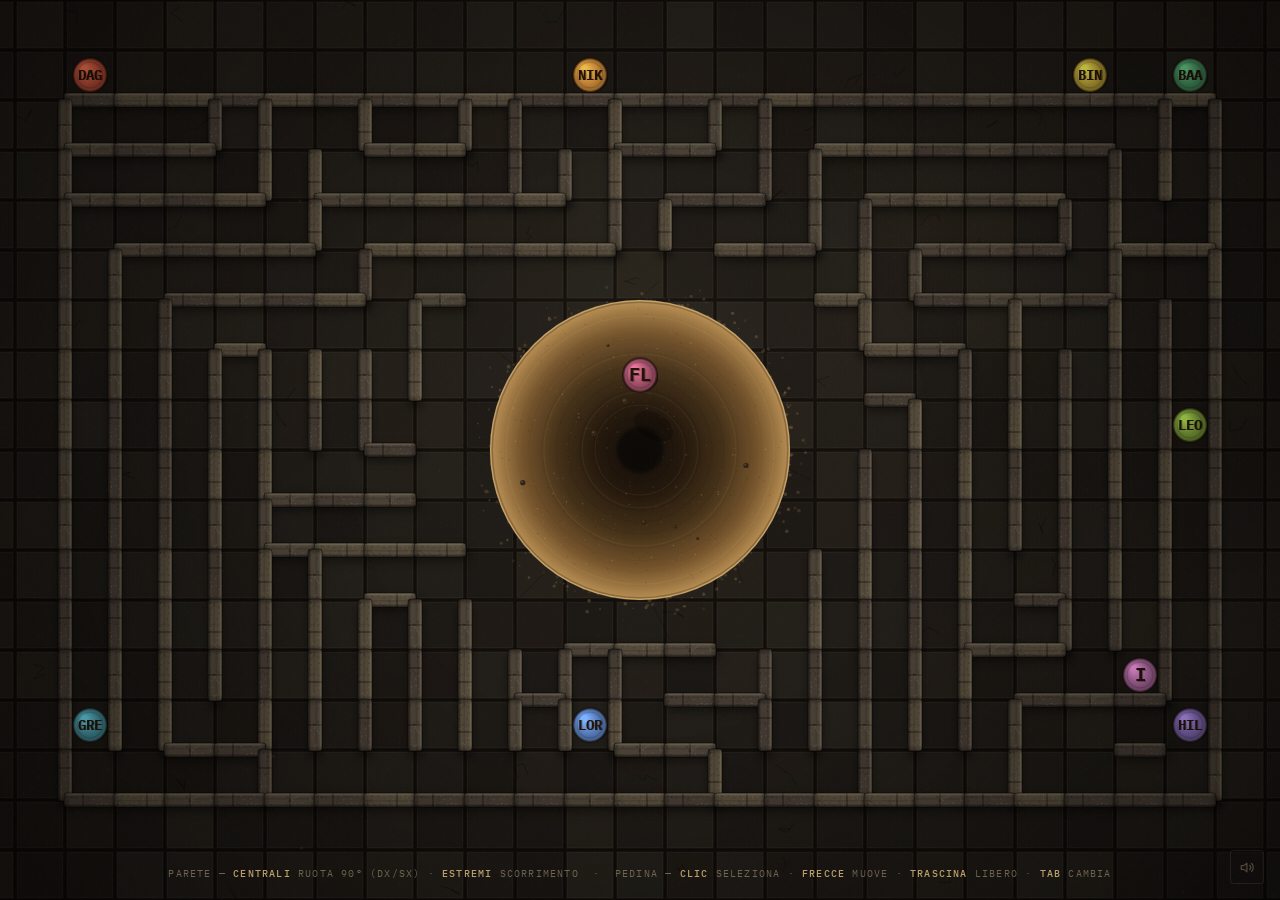
<file: labirinto1024X768.html>
<!DOCTYPE html>
<html lang="it">
<head>
<meta charset="UTF-8">
<meta name="viewport" content="width=device-width, initial-scale=1">
<title>Labirinto</title>
<link rel="preconnect" href="https://fonts.googleapis.com">
<link href="https://fonts.googleapis.com/css2?family=IBM+Plex+Mono:wght@400;500&display=swap" rel="stylesheet">
<style>
  *{box-sizing:border-box}
  html,body{margin:0;height:100%;overflow:hidden;background:#0b0806;overscroll-behavior:none}
  body{font-family:'IBM Plex Mono',monospace;-webkit-user-select:none;user-select:none}
  canvas{display:block;touch-action:none}
  #hint{position:fixed;bottom:20px;left:50%;transform:translateX(-50%);
    font-size:10px;letter-spacing:.12em;text-transform:uppercase;color:rgba(228,206,168,.42);
    white-space:nowrap;pointer-events:none;opacity:0;animation:hin 1.2s .9s forwards;transition:opacity 1.4s}
  #hint b{color:rgba(240,205,140,.75);font-weight:500}
  #hint.off{opacity:0!important;animation:none}
  @keyframes hin{to{opacity:1}}
  #btnAudio{position:fixed;bottom:16px;right:16px;width:34px;height:34px;cursor:pointer;
    background:transparent;border:1px solid rgba(228,206,168,.18);border-radius:3px;
    color:rgba(228,206,168,.55);display:grid;place-items:center;padding:0;
    opacity:.55;transition:opacity .25s,border-color .25s}
  #btnAudio:hover{opacity:1;border-color:rgba(228,206,168,.5)}
  #btnAudio.muto .onda{display:none}
  #btnAudio:not(.muto) .croce{display:none}
</style>
</head>
<body>
<canvas id="cv"></canvas>

<div id="hint">parete — <b>centrali</b> ruota 90° (dx/sx) · <b>estremi</b> scorrimento &nbsp;·&nbsp; pedina — <b>clic</b> seleziona · <b>frecce</b> muove · <b>trascina</b> libero · <b>tab</b> cambia</div>

<button id="btnAudio" aria-label="audio">
  <svg width="15" height="15" viewBox="0 0 24 24" fill="none" stroke="currentColor" stroke-width="2" stroke-linecap="round" stroke-linejoin="round">
    <path d="M11 5 6 9H2v6h4l5 4V5z"/>
    <path class="onda" d="M15.5 8.5a5 5 0 0 1 0 7"/>
    <path class="onda" d="M18.5 5.5a9 9 0 0 1 0 13"/>
    <line class="croce" x1="16" y1="9" x2="22" y2="15"/>
    <line class="croce" x1="22" y1="9" x2="16" y2="15"/>
  </svg>
</button>

<script>
'use strict';
/* ============================================================
   Labirinto a mura singole (1 casella) + pedine.
   Parete in 4 quarti: centrali = rotazione 90° (dx/sx),
   estremi = scorrimento longitudinale nel verso della zona.
   Una parete non ruota mai sopra una pedina; le pedine non
   attraversano i muri con le frecce; il drag è libero.
   ============================================================ */
const TAU=Math.PI*2;
const rnd=(a=1,b)=>b===undefined?Math.random()*a:a+Math.random()*(b-a);
const irand=n=>(Math.random()*n)|0;
const clamp=(v,a,b)=>v<a?a:v>b?b:v;
const hash=n=>{const x=Math.sin(n*127.1+311.7)*43758.5453;return x-Math.floor(x);};
const eob=(t,s=1.35)=>1+(s+1)*Math.pow(t-1,3)+s*Math.pow(t-1,2);
const eoc=t=>1-Math.pow(1-t,3);
const normAng=a=>{a=a%TAU;if(a>Math.PI)a-=TAU;if(a<-Math.PI)a+=TAU;return a;};
const RM=matchMedia('(prefers-reduced-motion: reduce)').matches;

const cv=document.getElementById('cv'), ctx=cv.getContext('2d');
let DPR=1,W=0,H=0;
let CELL=44,COLS=0,ROWS=0,OX=0,OY=0;
let CI=0,CJ=0;                    // centro del nido
const NEST_R=3;                   // raggio nido in caselle -> diametro 6
const CLEAR_R=NEST_R+1;           // fascia di rispetto dei MURI (le pedine entrano)
const ROT_HALF=0.25;              // metà-lunghezza della zona di rotazione
let WALL_T=12;
let occ=new Set(), bars=[];
let pawns=[], selP=null, dragP=null;
let dust=[],grains=[],ripples=[],motes=[];
let floorC=null,vigC=null,grainPat=null;
let wallSprites=[],shadowSpr=null;
let hover=null,shake=0,timeS=0;
let idleT=3.5,lastUser=-10,userMoves=0,hintOff=false;
let stir={t:rnd(5,9),s:0},lurkA=rnd(TAU);

/* ============================================================
   IMPOSTAZIONI MODIFICABILI
   ============================================================ */
const CELL_MIN=18, CELL_MAX=120;
const PROTEGGI_NIDO=true;         // false = il disegno ASCII può tenere muri vicino al nido
const CORNICE=1;                  // caselle vuote attorno al disegno ASCII

/* ============================================================
   PEDINE — modifica qui.
   · NUMERO: aggiungi o togli righe (una voce = una pedina)
   · COLORE: 'col' (qualsiasi colore CSS)
   · LETTERE (1-3): 'txt'
   · POSIZIONE DI PARTENZA: 'i' = colonna, 'j' = riga.
     Le coordinate sono quelle del CAMPO COMPLETO, che include
     la cornice vuota (CORNICE=1): quindi la casella (0,0) è
     l'angolo in alto a sinistra della cornice, e la prima
     casella del disegno ASCII corrisponde a (1,1).
     Cioè: casella disegnata (c,r) -> campo (c+1, r+1).
   Se la casella indicata è occupata da un'altra pedina (o è
   fuori campo) viene usata la più vicina libera; se ometti
   i/j la pedina parte dal centro e si sposta a spirale.
   ============================================================ */
const PEDINE=[
  {col:'#c9553e',txt:'DAG',  i:1, j:1 },
  {col:'#d6913c',txt:'NIK', i:11,j:1 },
  {col:'#cdb23e',txt:'BIN',i:21,j:1 },
  {col:'#84a83e',txt:'LEO',  i:23, j:8 },
  {col:'#4fa06b',txt:'BAA', i:23,j:1 },
  {col:'#4a9aa8',txt:'GRE',i:1, j:14},
  {col:'#5a80c0',txt:'LOR',  i:11,j:14},
  {col:'#8a70c0',txt:'HIL',i:23,j:14},
  {col:'#b56fa8',txt:'I',  i:23, j:14 },
  {col:'#a8546e',txt:'FL',i:12,j:7},
];

/* ============================================================
   CONFIGURAZIONE ASCII — disegna qui il tuo labirinto.
   "|" = muro verticale · "__" = muro orizzontale · spazio = via libera.
   La prima riga è il bordo superiore. Righe campo = righe testo - 1.
   Parser tollerante: passo e margine dedotti, scarti arrotondati.
   Stringa vuota '' = generazione casuale.
   ============================================================ */
const MAZE_ASCII =
`  ____________________________________________________________________
 |________|  |     |_____|  |     |_____|  |   _________________   |  |
 |___________|  |___________|__|  |   _____|  |   ___________   |  |  |
 |   ___________|   ______________|  |  ______|  |   ________|  |_____|
 |  |   ___________|   ________   ___|___________|  |___________|     |
 |  |  |   __         |   _____   ____________   |_____   |     |  |  |
 |  |  |  |  |  |  |  |  |   __   ____________|_____   |  |  |  |  |  |
 |  |  |  |  |  |  |_____|  |      _____   |   __   |  |  |  |  |  |  |
 |  |  |  |  |___________|  |        |  |  |  |  |  |  |  |  |  |  |  |
 |  |  |  |  |____________________|  |  |  |  |  |  |  |  |  |  |  |  |
 |  |  |  |  |  |   __    _________________|  |  |  |  |  ___|  |  |  |
 |  |  |  |  |  |  |  |  |  |   ________   |  |  |  |  |_____|  |  |  | 
 |  |  |  |  |  |  |  |  |  |__|  |  ______|  |  |  |  |   ________|  |
 |  |  |_____|  |  |  |  |  |  |  |_____   |  |  |  |  |  |      __   |
 |___________|__________________________|________|________|___________|`;
const FILL_PAGE=true;

/* ---------- geometria del reticolo ---------- */
const K=(o,i,j)=>o+i+','+j;
function endpoints(o,i,j){return o==='h'?[i,j,i+1,j]:[i,j,i,j+1];}
function segDist(px,py,ax,ay,bx,by){
  const dx=bx-ax,dy=by-ay;
  const t=clamp(((px-ax)*dx+(py-ay)*dy)/(dx*dx+dy*dy),0,1);
  return Math.hypot(px-(ax+t*dx),py-(ay+t*dy));
}
function inBounds(o,i,j){
  return o==='h'?(i>=0&&i<COLS&&j>=0&&j<=ROWS)
                :(i>=0&&i<=COLS&&j>=0&&j<ROWS);
}
function nearNest(o,i,j){
  const [ax,ay,bx,by]=endpoints(o,i,j);
  return segDist(CI,CJ,ax,ay,bx,by)<CLEAR_R-1e-4;
}
function freeSpot(o,i,j,protNido){
  if(!inBounds(o,i,j))return false;
  if(occ.has(K(o,i,j)))return false;
  if(protNido&&nearNest(o,i,j))return false;
  return true;
}

/* ---------- parser del disegno ASCII (tollerante) ---------- */
function parseASCII(src){
  const L=src.replace(/\r/g,'').split('\n');
  while(L.length&&L[0].replace(/[^_|]/g,'').trim()==='')L.shift();
  while(L.length&&L[L.length-1].replace(/[^_|]/g,'').trim()==='')L.pop();
  const out={cols:0,rows:0,walls:new Set()};
  if(!L.length)return out;
  const gcd=(a,b)=>b?gcd(b,a%b):a;
  let PITCH=0;
  for(const ln of L){
    let prev=-1;
    for(let p=ln.indexOf('|');p>=0;p=ln.indexOf('|',p+1)){
      if(prev>=0&&p-prev>=2)PITCH=PITCH?gcd(PITCH,p-prev):p-prev;
      prev=p;
    }
  }
  if(PITCH<2||PITCH>10)PITCH=3;
  const resid={};
  for(const ln of L)
    for(let p=ln.indexOf('|');p>=0;p=ln.indexOf('|',p+1))
      resid[p%PITCH]=(resid[p%PITCH]||0)+1;
  let R=0,best=0;
  for(const k in resid)if(resid[k]>best){best=resid[k];R=+k;}
  let left=Infinity;
  for(const ln of L)
    for(let p=ln.indexOf('|');p>=0;p=ln.indexOf('|',p+1))
      if(p%PITCH===R&&p<left)left=p;
  if(!isFinite(left))left=0;
  const colV=p=>Math.round((p-left)/PITCH);
  const colH=p=>Math.round((p-left-(PITCH-1)/2)/PITCH);
  let maxC=0;
  for(const ln of L){
    for(let p=ln.indexOf('|');p>=0;p=ln.indexOf('|',p+1))maxC=Math.max(maxC,colV(p));
    for(let p=ln.indexOf('_');p>=0;p=ln.indexOf('_',p+1))maxC=Math.max(maxC,colH(p)+1);
  }
  out.cols=Math.max(1,maxC);
  out.rows=Math.max(1,L.length-1);
  const addH=(c,j)=>{if(c>=0&&c<out.cols&&j>=0&&j<=out.rows)out.walls.add('h'+c+','+j);};
  const addV=(c,j)=>{if(c>=0&&c<=out.cols&&j>=0&&j<out.rows)out.walls.add('v'+c+','+j);};
  for(let p=L[0].indexOf('_');p>=0;p=L[0].indexOf('_',p+1))addH(colH(p),0);
  for(let r=1;r<L.length;r++){
    const ln=L[r],j=r-1;
    for(let p=ln.indexOf('|');p>=0;p=ln.indexOf('|',p+1))addV(colV(p),j);
    for(let p=ln.indexOf('_');p>=0;p=ln.indexOf('_',p+1))addH(colH(p),j+1);
  }
  return out;
}

/* ---------- generazione casuale (solo se il disegno è vuoto) ---------- */
function genMaze(){
  occ.clear();bars.length=0;
  const nE=COLS*(ROWS+1)+ROWS*(COLS+1);
  const target=Math.round(nE*0.23);
  let guard=0;
  while(bars.length<target&&guard++<target*80){
    const o=Math.random()<.5?'h':'v';
    let i,j;
    if(o==='h'){i=irand(COLS);j=irand(ROWS+1);}
    else{i=irand(COLS+1);j=irand(ROWS);}
    if(!freeSpot(o,i,j,true))continue;
    occ.add(K(o,i,j));
    bars.push({o,i,j,x:i+(o==='h'?.5:0),y:j+(o==='v'?.5:0),
               anim:null,shud:0,v:irand(3),seed:Math.random()});
  }
}
function buildWalls(art,padL,padT){
  occ.clear();bars.length=0;
  for(const key of art.walls){
    const o=key[0],ab=key.slice(1).split(',');
    const i=+ab[0]+padL,j=+ab[1]+padT;
    if(!freeSpot(o,i,j,PROTEGGI_NIDO))continue;
    occ.add(K(o,i,j));
    bars.push({o,i,j,x:o==='h'?i+.5:i,y:o==='h'?j:j+.5,
               anim:null,shud:0,v:irand(3),seed:Math.random()});
  }
  console.log('Pareti dal disegno ASCII: '+bars.length);
}

/* ---------- pedine ---------- */
function nearestFreeCell(i,j,taken){
  const t2=new Set(taken.map(p=>p.i+','+p.j));
  if(!t2.has(i+','+j))return[i,j];
  for(let r=1;r<Math.max(COLS,ROWS);r++)
    for(let dj=-r;dj<=r;dj++)for(let di=-r;di<=r;di++){
      if(Math.max(Math.abs(di),Math.abs(dj))!==r)continue;
      const ni=i+di,nj=j+dj;
      if(ni<0||ni>=COLS||nj<0||nj>=ROWS)continue;
      if(!t2.has(ni+','+nj))return[ni,nj];
    }
  return[i,j];
}
function spawnPawns(){
  pawns.length=0;selP=null;
  const taken=[];
  for(let k=0;k<PEDINE.length;k++){
    const d=PEDINE[k];
    let i,j;
    if(Number.isInteger(d.i)&&Number.isInteger(d.j)){
      i=clamp(d.i,0,COLS-1);j=clamp(d.j,0,ROWS-1);
    }else{
      /* senza coordinate: parte dal centro, poi a spirale */
      i=clamp(Math.round(CI-.5),0,COLS-1);
      j=clamp(Math.round(CJ-.5),0,ROWS-1);
    }
    [i,j]=nearestFreeCell(i,j,taken);
    const p={def:d,i,j,fx:i+.5,fy:j+.5,anim:null,bump:null};
    taken.push(p);pawns.push(p);
  }
}
/* un muro in rotazione passa sopra questa pedina? */
function rotPawnBlock(hx,hy,a1,dir){
  for(const p of pawns){
    if(p===dragP&&dragP)continue;
    const dx=p.i+.5-hx,dy=p.j+.5-hy;
    const d=Math.hypot(dx,dy);
    if(d>1.35)continue;
    const t=dir*normAng(Math.atan2(dy,dx)-a1);
    const hA=Math.asin(Math.min(1,0.36/Math.max(d,0.25)));
    if(t>=-hA-0.15&&t<=Math.PI/2+hA+0.15)return true;
  }
  return false;
}
function tryMovePawn(p,dx,dy){
  if(p.anim||dragP)return;
  const ni=p.i+dx,nj=p.j+dy;
  let block=false;
  if(ni<0||ni>=COLS||nj<0||nj>=ROWS)block=true;
  else if(dx===-1&&occ.has(K('v',p.i,p.j)))block=true;      /* bordo sx */
  else if(dx===1 &&occ.has(K('v',p.i+1,p.j)))block=true;    /* bordo dx */
  else if(dy===-1&&occ.has(K('h',p.i,p.j)))block=true;      /* bordo sup */
  else if(dy===1 &&occ.has(K('h',p.i,p.j+1)))block=true;    /* bordo inf */
  else if(pawns.some(q=>q!==p&&q.i===ni&&q.j===nj))block=true;
  else for(const w of bars)
    if(w.anim&&w.anim.type==='rot'&&w.anim.cells&&w.anim.cells.includes(ni+','+nj)){block=true;break;}
  if(block){p.bump={dx,dy,t:0};return;}
  p.anim={fx:p.i+.5,fy:p.j+.5,tx:ni+.5,ty:nj+.5,t:0,dur:.11};
  p.i=ni;p.j=nj;
  sfx.tick();
}

/* ---------- mosse delle pareti ---------- */
function rotateTarget(o,i,j,cw,hingeA){
  if(o==='h'){
    if(cw)  return hingeA?{ax:i,  ay:j,o:'v',i:i,  j:j}  :{ax:i+1,ay:j,o:'v',i:i+1,j:j-1};
    else    return hingeA?{ax:i,  ay:j,o:'v',i:i,  j:j-1}:{ax:i+1,ay:j,o:'v',i:i+1,j:j};
  }else{
    if(cw)  return hingeA?{ax:i,  ay:j,o:'h',i:i-1,j:j}  :{ax:i,  ay:j+1,o:'h',i:i,j:j+1};
    else    return hingeA?{ax:i,  ay:j,o:'h',i:i,  j:j}  :{ax:i,  ay:j+1,o:'h',i:i-1,j:j+1};
  }
}
function tryRotate(w,cw,vol,hingeA){
  const T=rotateTarget(w.o,w.i,w.j,cw,hingeA);
  if(!freeSpot(T.o,T.i,T.j,true))return false;
  /* nessuna rotazione sopra una pedina */
  const [x1,y1,x2,y2]=endpoints(w.o,w.i,w.j);
  const hx=hingeA?x1:x2,hy=hingeA?y1:y2;
  const ox=hingeA?x2:x1,oy=hingeA?y2:y1;
  if(rotPawnBlock(hx,hy,Math.atan2(oy-hy,ox-hx),cw?1:-1))return false;
  const wasO=w.o,wasI=w.i,wasJ=w.j;
  occ.delete(K(w.o,w.i,w.j));occ.add(K(T.o,T.i,T.j));
  /* celle toccate dall'arco: le pedine non possono entrarci durante l'animazione */
  const cs=new Set();
  const add=(a,b)=>{if(a>=0&&a<COLS&&b>=0&&b<ROWS)cs.add(a+','+b);};
  if(wasO==='h'){add(wasI,wasJ-1);add(wasI,wasJ);}else{add(wasI-1,wasJ);add(wasI,wasJ);}
  if(T.o==='h'){add(T.i,T.j-1);add(T.i,T.j);}else{add(T.i-1,T.j);add(T.i,T.j);}
  w.anim={type:'rot',t:0,dur:.3,cw,ax:T.ax,ay:T.ay,
          sx:w.x,sy:w.y,sa:wasO==='h'?0:Math.PI/2,vol,cells:[...cs]};
  w.o=T.o;w.i=T.i;w.j=T.j;
  w.x=(w.o==='h')?T.i+.5:T.i;
  w.y=(w.o==='h')?T.j:T.j+.5;
  sfx.grind(vol);
  return true;
}
function trySlide(w,dir,vol){
  const ni=w.o==='h'?w.i+dir:w.i;
  const nj=w.o==='v'?w.j+dir:w.j;
  if(!freeSpot(w.o,ni,nj,true))return false;
  occ.delete(K(w.o,w.i,w.j));occ.add(K(w.o,ni,nj));
  w.anim={type:'slide',t:0,dur:.17,fx:w.x,fy:w.y,vol};
  w.i=ni;w.j=nj;
  if(w.o==='h')w.x=ni+.5;else w.y=nj+.5;
  sfx.scrape(vol);
  return true;
}
function blocked(w){
  w.shud=1;sfx.knock();addShake(1.8);
  dustAtEnds(w,3);
}
function dustAtEnds(w,n){
  const [ax,ay,bx,by]=endpoints(w.o,w.i,w.j);
  dustAt(ax*CELL,ay*CELL,n);dustAt(bx*CELL,by*CELL,n);
}
function addShake(v){if(!RM)shake=Math.max(shake,v);}
function wallXform(w){
  if(!w.anim)return{x:w.x,y:w.y,ang:w.o==='h'?0:Math.PI/2};
  const A=w.anim,e=eob(clamp(A.t,0,1));
  if(A.type==='slide')
    return{x:A.fx+(w.x-A.fx)*e,y:A.fy+(w.y-A.fy)*e,ang:w.o==='h'?0:Math.PI/2};
  const th=(A.cw?1:-1)*Math.PI/2*e,dx=A.sx-A.ax,dy=A.sy-A.ay;
  return{x:A.ax+dx*Math.cos(th)-dy*Math.sin(th),
         y:A.ay+dx*Math.sin(th)+dy*Math.cos(th),
         ang:A.sa+th};
}

/* ---------- audio sintetizzato ---------- */
const sfx=(()=>{
  let ac=null,master=null,nbuf=null,muted=false;
  function ensure(){
    if(!ac){
      const AC=window.AudioContext||window.webkitAudioContext;
      if(!AC)return;
      ac=new AC();
      master=ac.createGain();master.gain.value=.4;master.connect(ac.destination);
      const n=ac.sampleRate*1.1,buf=ac.createBuffer(1,n,ac.sampleRate),d=buf.getChannelData(0);
      let l=0;for(let i=0;i<n;i++){const w=Math.random()*2-1;l=(l+.03*w)/1.03;d[i]=l*3.2;}
      nbuf=buf;
    }
    if(ac.state==='suspended')ac.resume();
  }
  function noise(dur,f0,f1,type,vol,delay=0){
    if(!ac||muted)return;
    const t=ac.currentTime+delay;
    const s=ac.createBufferSource();s.buffer=nbuf;s.loop=true;
    const f=ac.createBiquadFilter();f.type=type;f.Q.value=1.1;
    f.frequency.setValueAtTime(f0,t);
    f.frequency.exponentialRampToValueAtTime(Math.max(30,f1),t+dur);
    const g=ac.createGain();
    g.gain.setValueAtTime(0,t);
    g.gain.linearRampToValueAtTime(vol,t+.02);
    g.gain.exponentialRampToValueAtTime(.0008,t+dur);
    s.connect(f);f.connect(g);g.connect(master);
    s.start(t);s.stop(t+dur+.05);
  }
  function tone(dur,f0,f1,vol,delay=0,type='sine'){
    if(!ac||muted)return;
    const t=ac.currentTime+delay;
    const o=ac.createOscillator();o.type=type;
    o.frequency.setValueAtTime(f0,t);
    o.frequency.exponentialRampToValueAtTime(f1,t+dur);
    const g=ac.createGain();
    g.gain.setValueAtTime(vol,t);
    g.gain.exponentialRampToValueAtTime(.0008,t+dur);
    o.connect(g);g.connect(master);o.start(t);o.stop(t+dur+.05);
  }
  return{
    ensure,
    toggle(){muted=!muted;return muted;},
    scrape(v){noise(.22,650,150,'bandpass',.4*v);},
    grind(v){noise(.4,300,75,'lowpass',.5*v);noise(.32,520,190,'bandpass',.2*v);},
    clack(v){tone(.09,115,52,.32*v);noise(.05,1400,700,'highpass',.2*v);},
    knock(){tone(.13,72,38,.4);noise(.09,240,110,'lowpass',.2);},
    sand(){noise(.5,500,140,'lowpass',.12);},
    tick(){tone(.06,520,300,.13,0,'triangle');}
  };
})();

/* ---------- sprite dei muri ---------- */
function rr(g,x,y,w,h,r){
  g.beginPath();
  g.moveTo(x+r,y);
  g.arcTo(x+w,y,x+w,y+h,r);g.arcTo(x+w,y+h,x,y+h,r);
  g.arcTo(x,y+h,x,y,r);g.arcTo(x,y,x+w,y,r);
  g.closePath();
}
function bakeWallSprites(){
  wallSprites=[];
  for(let v=0;v<3;v++){
    const L=CELL+2,T=WALL_T,PAD=8;
    const c=document.createElement('canvas');
    c.width=Math.ceil((L+PAD*2)*DPR);c.height=Math.ceil((T+PAD*2)*DPR);
    const g=c.getContext('2d');g.scale(DPR,DPR);g.translate(PAD+L/2,PAD+T/2);
    rr(g,-L/2,-T/2,L,T,3);
    g.fillStyle=`hsl(${28+v*4},${14+v*2}%,${23+v*2.5}%)`;
    g.fill();
    g.save();rr(g,-L/2,-T/2,L,T,3);g.clip();
    const jx=(v-1)*CELL*.14;
    g.strokeStyle='rgba(0,0,0,.45)';g.lineWidth=1.2;
    g.beginPath();g.moveTo(jx,-T/2);g.lineTo(jx,T/2);g.stroke();
    g.strokeStyle='rgba(0,0,0,.14)';
    g.beginPath();g.moveTo(-L/2,-T*.08+(v-1)*2);g.lineTo(L/2,-T*.08+(v-1)*2);g.stroke();
    g.fillStyle='rgba(255,238,200,.14)';g.fillRect(-L/2,-T/2,L,2);
    g.fillStyle='rgba(255,238,200,.05)';g.fillRect(-L/2,-T/2+2,L,1.4);
    g.fillStyle='rgba(0,0,0,.34)';g.fillRect(-L/2,T/2-2.4,L,2.4);
    for(let i=0;i<CELL*.55;i++){
      const s1=hash(i*3.7+v*57.2),s2=hash(i*8.3+v*11.9);
      g.fillStyle=s1>.5?'rgba(255,240,210,.1)':'rgba(0,0,0,.22)';
      g.fillRect(-L/2+s1*L,-T/2+2+s2*(T-4),1.3,1.3);
    }
    let cg=g.createLinearGradient(-L/2,0,-L/2+6,0);
    cg.addColorStop(0,'rgba(0,0,0,.32)');cg.addColorStop(1,'rgba(0,0,0,0)');
    g.fillStyle=cg;g.fillRect(-L/2,-T/2,6,T);
    cg=g.createLinearGradient(L/2,0,L/2-6,0);
    cg.addColorStop(0,'rgba(0,0,0,.32)');cg.addColorStop(1,'rgba(0,0,0,0)');
    g.fillStyle=cg;g.fillRect(L/2-6,-T/2,6,T);
    g.restore();
    rr(g,-L/2,-T/2,L,T,3);
    g.strokeStyle='rgba(0,0,0,.5)';g.lineWidth=1;g.stroke();
    wallSprites.push(c);
  }
  const L=CELL+2,T=WALL_T,PAD=14;
  shadowSpr=document.createElement('canvas');
  shadowSpr.width=Math.ceil((L+PAD*2)*DPR);shadowSpr.height=Math.ceil((T+PAD*2+8)*DPR);
  const g=shadowSpr.getContext('2d');g.scale(DPR,DPR);
  g.filter='blur(4px)';
  g.fillStyle='rgba(0,0,0,.42)';
  rr(g,PAD+3,PAD+4,L,T,3);g.fill();
  g.filter='none';
}

/* ---------- pavimento + nido ---------- */
function buildFloor(){
  floorC=document.createElement('canvas');
  floorC.width=Math.ceil(W*DPR);floorC.height=Math.ceil(H*DPR);
  const g=floorC.getContext('2d');g.scale(DPR,DPR);
  g.fillStyle='#0c0805';g.fillRect(0,0,W,H);
  for(let gy=-2;gy<ROWS+2;gy++)for(let gx=-2;gx<COLS+2;gx++){
    const h=hash(gx*7.31+gy*3.77),h2=hash(gx*13.1+gy*29.3);
    const x=OX+gx*CELL,y=OY+gy*CELL;
    g.fillStyle=`hsl(${26+h*10},${11+h2*6}%,${7.5+h*3.2}%)`;
    g.fillRect(x+1,y+1,CELL-2,CELL-2);
    g.strokeStyle='rgba(0,0,0,.4)';g.lineWidth=1;
    g.strokeRect(x+1.5,y+1.5,CELL-3,CELL-3);
    g.strokeStyle='rgba(255,235,200,.028)';
    g.strokeRect(x+2.5,y+2.5,CELL-5,CELL-5);
    if(h2>.9){
      g.strokeStyle='rgba(0,0,0,.35)';g.beginPath();
      let px=x+rnd(CELL*.2,CELL*.8),py=y+rnd(CELL*.2,CELL*.8);
      g.moveTo(px,py);
      for(let k=0;k<3;k++){px+=rnd(-CELL*.25,CELL*.25);py+=rnd(-CELL*.25,CELL*.25);g.lineTo(px,py);}
      g.stroke();
    }
  }
  bakeCrater(g);
  for(let i=0;i<8;i++){
    const x=rnd(W),y=rnd(H),r=rnd(120,320);
    const mg=g.createRadialGradient(x,y,0,x,y,r);
    mg.addColorStop(0,i%2?'rgba(0,0,0,.12)':'rgba(255,225,175,.02)');
    mg.addColorStop(1,'rgba(0,0,0,0)');
    g.fillStyle=mg;g.fillRect(x-r,y-r,r*2,r*2);
  }
}
function bakeCrater(g){
  const cx=OX+CI*CELL,cy=OY+CJ*CELL,R=NEST_R*CELL;
  for(let k=0;k<160;k++){
    const a=rnd(TAU),r=R*(1+Math.pow(rnd(),2)*.14);
    g.fillStyle=`rgba(190,150,95,${rnd(.08,.3)})`;
    g.beginPath();g.arc(cx+Math.cos(a)*r,cy+Math.sin(a)*r,rnd(.6,2),0,TAU);g.fill();
  }
  const gr=g.createRadialGradient(cx,cy,0,cx,cy,R);
  gr.addColorStop(0,'#070402');gr.addColorStop(.3,'#1c1107');
  gr.addColorStop(.55,'#3c2a13');gr.addColorStop(.78,'#6d4d27');
  gr.addColorStop(.92,'#9a7440');gr.addColorStop(1,'#b98f52');
  g.beginPath();g.arc(cx,cy,R,0,TAU);g.fillStyle=gr;g.fill();
  for(let r=R*.14;r<R*.95;r+=R*.085){
    g.strokeStyle=`rgba(0,0,0,${.16*(1-r/R)})`;g.lineWidth=1.2;
    g.beginPath();g.arc(cx,cy,r+Math.sin(r*3.1)*.8,0,TAU);g.stroke();
    if(((r/R*10)|0)%3===0){
      g.strokeStyle='rgba(255,225,170,.05)';
      g.beginPath();g.arc(cx,cy,r-1.5,0,TAU);g.stroke();
    }
  }
  for(let k=0;k<240;k++){
    const a=rnd(TAU),r=R*Math.sqrt(rnd())*.95;
    g.fillStyle=k%2?'rgba(0,0,0,.18)':'rgba(255,235,190,.1)';
    g.fillRect(cx+Math.cos(a)*r,cy+Math.sin(a)*r,1.2,1.2);
  }
  g.strokeStyle='rgba(255,230,180,.22)';g.lineWidth=1.5;
  g.beginPath();g.arc(cx,cy,R-.5,0,TAU);g.stroke();
  g.strokeStyle='rgba(0,0,0,.25)';
  g.beginPath();g.arc(cx,cy,R*.985,0,TAU);g.stroke();
  for(let k=0;k<12;k++){
    const a=rnd(TAU),r=R*rnd(.3,.9);
    const x=cx+Math.cos(a)*r,y=cy+Math.sin(a)*r,s=rnd(1.5,3.2);
    g.fillStyle='#2a1d10';g.beginPath();g.arc(x,y,s,0,TAU);g.fill();
    g.fillStyle='rgba(255,235,190,.15)';g.beginPath();g.arc(x-s*.3,y-s*.3,s*.4,0,TAU);g.fill();
  }
  for(let k=0;k<8;k++){
    const a=k/8*TAU+rnd(-.2,.2);
    g.strokeStyle='rgba(0,0,0,.3)';g.lineWidth=1;
    g.beginPath();
    g.moveTo(cx+Math.cos(a)*(R+2),cy+Math.sin(a)*(R+2));
    g.lineTo(cx+Math.cos(a+rnd(-.12,.12))*(R+rnd(CELL*.3,CELL*.8)),
             cy+Math.sin(a+rnd(-.12,.12))*(R+rnd(CELL*.3,CELL*.8)));
    g.stroke();
  }
  const hr=R*.17;
  const hg=g.createRadialGradient(cx,cy,0,cx,cy,hr);
  hg.addColorStop(0,'#000');hg.addColorStop(.8,'rgba(0,0,0,.9)');hg.addColorStop(1,'rgba(0,0,0,0)');
  g.beginPath();g.arc(cx,cy,hr,0,TAU);g.fillStyle=hg;g.fill();
}
function buildVig(){
  vigC=document.createElement('canvas');
  vigC.width=Math.ceil(W*DPR);vigC.height=Math.ceil(H*DPR);
  const g=vigC.getContext('2d');g.scale(DPR,DPR);
  const vg=g.createRadialGradient(W/2,H/2,Math.min(W,H)*.32,W/2,H/2,Math.max(W,H)*.75);
  vg.addColorStop(0,'rgba(4,2,1,0)');vg.addColorStop(1,'rgba(3,2,1,.6)');
  g.fillStyle=vg;g.fillRect(0,0,W,H);
}
function buildGrain(){
  const c=document.createElement('canvas');c.width=c.height=140;
  const g=c.getContext('2d');
  for(let i=0;i<1200;i++){
    g.fillStyle=i%2?'rgba(255,255,255,.5)':'rgba(0,0,0,.5)';
    g.fillRect(rnd(140),rnd(140),1,1);
  }
  grainPat=ctx.createPattern(c,'repeat');
}

/* ---------- particelle ---------- */
function dustAt(x,y,n){
  for(let i=0;i<n;i++){
    const a=rnd(TAU),sp=rnd(10,55);
    dust.push({x:x+rnd(-3,3),y:y+rnd(-3,3),vx:Math.cos(a)*sp,vy:Math.sin(a)*sp-8,
               t:0,life:rnd(.35,.8),r:rnd(.8,2.2)});
  }
}

/* ---------- ridimensionamento ---------- */
function resize(){
  DPR=Math.min(window.devicePixelRatio||1,2);
  W=window.innerWidth;H=window.innerHeight;
  cv.width=Math.ceil(W*DPR);cv.height=Math.ceil(H*DPR);
  cv.style.width=W+'px';cv.style.height=H+'px';

  const art=parseASCII(MAZE_ASCII);
  const usaArte=art.walls.size>0&&art.cols>0&&art.rows>0;
  let padL=0,padT=0;
  if(usaArte){
    const c0=art.cols+2*CORNICE,r0=art.rows+2*CORNICE;
    let padC=0,padR=0;
    if(FILL_PAGE){
      const A=W/H,cur=c0/r0;
      if(cur<A)padC=Math.max(0,Math.round(r0*A)-c0);
      else     padR=Math.max(0,Math.round(c0/A)-r0);
    }
    COLS=c0+padC;ROWS=r0+padR;
    CELL=clamp(Math.min(W/COLS,H/ROWS),CELL_MIN,CELL_MAX);
    OX=Math.round((W-COLS*CELL)/2);OY=Math.round((H-ROWS*CELL)/2);
    padL=CORNICE+Math.floor(padC/2);
    padT=CORNICE+Math.floor(padR/2);
  }else{
    CELL=clamp(Math.min(W,H)/16,28,46);
    COLS=2*Math.max(5,Math.round(W/(2*CELL)));
    ROWS=2*Math.max(5,Math.round(H/(2*CELL)));
    OX=Math.round((W-COLS*CELL)/2);OY=Math.round((H-ROWS*CELL)/2);
  }
  CI=COLS/2;CJ=ROWS/2;
  WALL_T=Math.round(CELL*.27);
  bakeWallSprites();buildFloor();buildVig();buildGrain();
  if(usaArte)buildWalls(art,padL,padT);else genMaze();

  /* pedine: se esistono già si riallocano, altrimenti si generano */
  if(pawns.length){
    const taken=[];
    for(const p of pawns){
      p.i=clamp(p.i,0,COLS-1);p.j=clamp(p.j,0,ROWS-1);
      [p.i,p.j]=nearestFreeCell(p.i,p.j,taken);
      taken.push(p);
      p.fx=p.i+.5;p.fy=p.j+.5;p.anim=null;p.bump=null;
    }
  }else spawnPawns();

  grains=Array.from({length:30},()=>({a:rnd(TAU),r:rnd(.25,.95)*NEST_R*CELL,sp:rnd(4,10)}));
  motes=Array.from({length:26},()=>({x:rnd(W),y:rnd(H),vx:rnd(-6,6),vy:rnd(-4,4),
    ph:rnd(TAU),r:rnd(.6,1.6),a:rnd(.04,.1)}));
  hover=null;
}
let rsT=null;
window.addEventListener('resize',()=>{clearTimeout(rsT);rsT=setTimeout(resize,150);});
document.addEventListener('fullscreenchange',()=>{clearTimeout(rsT);resize();});
document.addEventListener('webkitfullscreenchange',()=>{clearTimeout(rsT);resize();});

/* ---------- input: pedine e pareti ---------- */
function shade(hex,f){
  const n=parseInt(hex.slice(1),16);
  const r=clamp(Math.round(((n>>16)&255)*f),0,255),
        g=clamp(Math.round(((n>>8)&255)*f),0,255),
        b=clamp(Math.round((n&255)*f),0,255);
  return`rgb(${r},${g},${b})`;
}
function pickPawn(wx,wy){
  for(let k=pawns.length-1;k>=0;k--){
    const p=pawns[k];
    if(Math.hypot(wx-p.fx,wy-p.fy)<.45)return p;
  }
  return null;
}
/* parete più vicina al cursore, tolleranza stretta */
function pick(wx,wy){
  const PX=wx*CELL,PY=wy*CELL;
  let best=null,bd=Infinity;
  for(const w of bars){
    if(w.anim)continue;
    const [ax,ay,bx,by]=endpoints(w.o,w.i,w.j);
    const d=segDist(PX,PY,ax*CELL,ay*CELL,bx*CELL,by*CELL);
    if(d<bd){bd=d;best=w;}
  }
  if(!best||bd>WALL_T/2+3)return null;
  const ang=best.o==='h'?0:Math.PI/2;
  const dx=wx-best.x,dy=wy-best.y;
  const t=dx*Math.cos(ang)+dy*Math.sin(ang);
  const zone=Math.abs(t)<=ROT_HALF?'rot':(t<0?'neg':'pos');
  return{w:best,t,zone,hingeA:t<0};
}
function pokeSand(){
  stir.t=0;
  ripples.push({x:CI*CELL,y:CJ*CELL,t:0,sand:true,max:CELL*2.2});
  sfx.sand();
}
cv.addEventListener('pointerdown',e=>{
  sfx.ensure();lastUser=timeS;
  if(e.button!==0&&e.button!==2)return;
  const wx=(e.clientX-OX)/CELL,wy=(e.clientY-OY)/CELL;
  /* 1) pedine (solo tasto sinistro) */
  if(e.button===0){
    const pp=pickPawn(wx,wy);
    if(pp){
      selP=pp;pp.anim=null;pp.bump=null;
      dragP={p:pp,ox:wx-pp.fx,oy:wy-pp.fy};
      cv.style.cursor='grabbing';
      return;
    }
  }
  /* 2) pareti */
  const cw=e.button===2;
  const h=pick(wx,wy);
  if(h){
    const w=h.w;let ok=false;
    if(h.zone==='rot'){
      ok=tryRotate(w,cw,1,h.hingeA);
      if(!ok)blocked(w);
    }else{
      const dir=h.zone==='pos'?1:-1;
      ok=trySlide(w,dir,1)||trySlide(w,-dir,1);
      if(!ok)blocked(w);
    }
    if(ok)userMoves++;
    return;
  }
  if(Math.hypot(wx-CI,wy-CJ)<NEST_R+.2){pokeSand();return;}
  ripples.push({x:wx*CELL,y:wy*CELL,t:0,max:30});
});
cv.addEventListener('pointermove',e=>{
  const wx=(e.clientX-OX)/CELL,wy=(e.clientY-OY)/CELL;
  if(dragP){
    /* drag libero: niente griglia, niente muri, niente bordi */
    dragP.p.fx=wx-dragP.ox;dragP.p.fy=wy-dragP.oy;
    hover=null;cv.style.cursor='grabbing';
    return;
  }
  const pp=pickPawn(wx,wy);
  hover=pp?null:pick(wx,wy);
  if(pp){cv.style.cursor='grab';return;}
  if(!hover&&Math.hypot(wx-CI,wy-CJ)<NEST_R){cv.style.cursor='pointer';return;}
  cv.style.cursor=hover?'grab':'default';
});
window.addEventListener('pointerup',e=>{
  if(dragP){
    const p=dragP.p;
    const wx=(e.clientX-OX)/CELL,wy=(e.clientY-OY)/CELL;
    /* snap esatto sulla casella più vicina (libera), dentro i limiti */
    let i=clamp(Math.round(wx-.5),0,COLS-1);
    let j=clamp(Math.round(wy-.5),0,COLS-1);
    [i,j]=nearestFreeCell(i,j,pawns.filter(q=>q!==p));
    p.i=i;p.j=j;
    p.anim={fx:p.fx,fy:p.fy,tx:i+.5,ty:j+.5,t:0,dur:.12};
    sfx.clack(.45);
    dragP=null;
  }
  cv.style.cursor=hover?'grab':'default';
});
cv.addEventListener('pointerleave',()=>{hover=null;});
cv.addEventListener('contextmenu',e=>e.preventDefault());
window.addEventListener('pointerdown',()=>sfx.ensure(),{once:true});

/* tastiera: frecce = muovi la pedina selezionata, Tab = cambia pedina */
window.addEventListener('keydown',e=>{
  const D={ArrowLeft:[-1,0],ArrowRight:[1,0],ArrowUp:[0,-1],ArrowDown:[0,1]}[e.key];
  if(D){
    e.preventDefault();
    if(!pawns.length)return;
    if(!selP)selP=pawns[0];
    tryMovePawn(selP,D[0],D[1]);
  }else if(e.key==='Tab'){
    e.preventDefault();
    if(!pawns.length)return;
    const k=pawns.indexOf(selP);
    selP=pawns[(k+1)%pawns.length];
  }
});

const btn=document.getElementById('btnAudio');
btn.addEventListener('click',()=>{sfx.ensure();btn.classList.toggle('muto',sfx.toggle());});
const hintEl=document.getElementById('hint');

/* ---------- disegno ---------- */
function drawWall(w){
  const X=wallXform(w);
  let x=X.x,y=X.y;
  if(w.shud>0){
    const s=Math.sin(timeS*55)*2.2*w.shud;
    x+=Math.cos(X.ang+Math.PI/2)*s/CELL;
    y+=Math.sin(X.ang+Math.PI/2)*s/CELL;
  }
  const spr=wallSprites[w.v];
  const dw=spr.width/DPR,dh=spr.height/DPR;
  ctx.save();
  ctx.translate(x*CELL,y*CELL+4);
  ctx.rotate(X.ang);
  ctx.drawImage(shadowSpr,-shadowSpr.width/(2*DPR),-shadowSpr.height/(2*DPR),
                shadowSpr.width/DPR,shadowSpr.height/DPR);
  ctx.restore();
  ctx.save();
  ctx.translate(x*CELL,y*CELL);
  ctx.rotate(X.ang);
  ctx.drawImage(spr,-dw/2,-dh/2,dw,dh);
  ctx.restore();
}
function drawHints(){
  if(!hover)return;
  const w=hover.w;if(w.anim)return;
  const X=wallXform(w);
  const L=CELL,T=WALL_T;
  ctx.save();
  ctx.translate(X.x*CELL,X.y*CELL);
  ctx.rotate(X.ang);
  rr(ctx,-L/2-3,-T/2,L+6,T,3);
  ctx.fillStyle='rgba(255,205,130,.06)';ctx.fill();
  ctx.strokeStyle='rgba(235,190,120,.75)';ctx.lineWidth=1.4;ctx.stroke();
  if(hover.zone==='rot'){
    ctx.strokeStyle='rgba(240,205,140,.9)';ctx.lineWidth=1.6;
    ctx.beginPath();ctx.arc(0,0,4.2,0,TAU);ctx.stroke();
    ctx.fillStyle='rgba(240,205,140,.9)';
    ctx.beginPath();ctx.arc(0,0,1.3,0,TAU);ctx.fill();
  }else{
    const s=hover.zone==='pos'?1:-1;
    ctx.strokeStyle='rgba(240,205,140,.9)';ctx.lineWidth=1.6;ctx.lineCap='round';
    ctx.beginPath();ctx.moveTo(s*(L/2+2),0);ctx.lineTo(s*(L/2+11),0);ctx.stroke();
    ctx.beginPath();
    ctx.moveTo(s*(L/2+13),0);
    ctx.lineTo(s*(L/2+8),-3.6);
    ctx.lineTo(s*(L/2+8),3.6);
    ctx.closePath();
    ctx.fillStyle='rgba(240,205,140,.9)';ctx.fill();
  }
  ctx.restore();
}
function drawPawn(p){
  const R=CELL*.34;
  let x=p.fx*CELL,y=p.fy*CELL;
  if(p.bump){
    const off=Math.sin(clamp(p.bump.t,0,1)*Math.PI)*.1;
    x+=p.bump.dx*off*CELL;y+=p.bump.dy*off*CELL;
  }
  /* ombra */
  ctx.fillStyle='rgba(0,0,0,.35)';
  ctx.beginPath();ctx.ellipse(x+2,y+3,R*.95,R*.78,0,0,TAU);ctx.fill();
  /* corpo */
  const gr=ctx.createRadialGradient(x-R*.35,y-R*.4,R*.15,x,y,R);
  gr.addColorStop(0,shade(p.def.col,1.4));
  gr.addColorStop(.55,p.def.col);
  gr.addColorStop(1,shade(p.def.col,.7));
  ctx.beginPath();ctx.arc(x,y,R,0,TAU);
  ctx.fillStyle=gr;ctx.fill();
  ctx.lineWidth=Math.max(1.2,CELL*.045);
  ctx.strokeStyle='rgba(22,11,4,.55)';ctx.stroke();
  ctx.beginPath();ctx.arc(x,y,R*.76,0,TAU);
  ctx.strokeStyle='rgba(0,0,0,.16)';ctx.lineWidth=1;ctx.stroke();
  /* lettere (1-3) */
  const txt=p.def.txt||'';
  if(txt){
    const fs=Math.min(R*1.1,R*2.4/Math.max(1,txt.length));
    ctx.font=`700 ${fs}px 'IBM Plex Mono',monospace`;
    ctx.textAlign='center';ctx.textBaseline='middle';
    ctx.fillStyle='rgba(0,0,0,.3)';
    ctx.fillText(txt,x+1,y+1.5);
    ctx.fillStyle='#241408';
    ctx.fillText(txt,x,y+R*.05);
  }
  /* selezione */
  if(p===selP){
    ctx.beginPath();
    ctx.arc(x,y,R+3.5+Math.sin(timeS*4)*.8,0,TAU);
    ctx.strokeStyle='rgba(240,205,140,.9)';ctx.lineWidth=1.6;ctx.stroke();
  }
}

/* ---------- ciclo principale ---------- */
let last=0;
function frame(ts){
  requestAnimationFrame(frame);
  const t=ts/1000,dt=Math.min(.05,t-(last||t));
  last=t;timeS=t;

  for(const w of bars){
    w.shud=Math.max(0,w.shud-dt*5);
    if(w.anim){
      const A=w.anim;A.t+=dt/A.dur;
      if(A.t<1&&A.type==='rot'&&Math.random()<dt*25){
        const X=wallXform(w);
        dustAt((2*X.x-A.ax)*CELL,(2*X.y-A.ay)*CELL,1);
      }
      if(A.t>=1){
        w.anim=null;
        sfx.clack(A.vol);
        addShake(A.vol>.6?2:.8);
        dustAtEnds(w,3);
        if(A.vol>.6)ripples.push({x:CI*CELL,y:CJ*CELL,t:0,sand:true,max:CELL*1.6});
      }
    }
  }
  /* pedine: animazioni di movimento/atterraggio */
  for(const p of pawns){
    if(p.anim){
      const A=p.anim;A.t+=dt/A.dur;
      const k=eoc(clamp(A.t,0,1));
      p.fx=A.fx+(A.tx-A.fx)*k;p.fy=A.fy+(A.ty-A.fy)*k;
      if(A.t>=1){p.fx=A.tx;p.fy=A.ty;p.anim=null;}
    }
    if(p.bump){p.bump.t+=dt/.16;if(p.bump.t>=1)p.bump=null;}
  }
  /* vita autonoma delle pareti */
  idleT-=dt;
  if(idleT<=0){
    idleT=rnd(1.5,4.5);
    if(!RM&&timeS-lastUser>2.5){
      for(let k=0;k<10;k++){
        const w=bars[irand(bars.length)];
        if(!w||w.anim)continue;
        const ok=Math.random()<.5
          ?tryRotate(w,Math.random()<.5,.3,Math.random()<.5)
          :trySlide(w,Math.random()<.5?1:-1,.3);
        if(ok)break;
      }
    }
  }
  for(const g of grains){
    g.r-=g.sp*dt*(.35+g.r/(NEST_R*CELL));
    if(g.r<CELL*.35){g.r=NEST_R*CELL*rnd(.88,.97);g.a=rnd(TAU);}
  }
  stir.t-=dt;
  if(stir.t<=0){stir.t=rnd(6,11);stir.s=1;sfx.sand();}
  stir.s=Math.max(0,stir.s-dt*1.6);
  if(stir.s>.5&&Math.random()<dt*30){
    const a=rnd(TAU);
    dust.push({x:CI*CELL+Math.cos(a)*CELL*.5,y:CJ*CELL+Math.sin(a)*CELL*.5,
      vx:Math.cos(a)*rnd(20,60),vy:Math.sin(a)*rnd(20,60),t:0,life:rnd(.3,.6),r:rnd(.8,1.6)});
  }
  lurkA+=dt*.18;
  for(let i=dust.length-1;i>=0;i--){
    const p=dust[i];p.t+=dt;
    if(p.t>p.life){dust.splice(i,1);continue;}
    p.x+=p.vx*dt;p.y+=p.vy*dt;
    p.vx*=Math.exp(-3*dt);p.vy*=Math.exp(-3*dt);
  }
  for(let i=ripples.length-1;i>=0;i--){
    ripples[i].t+=dt/.55;
    if(ripples[i].t>=1)ripples.splice(i,1);
  }
  for(const m of motes){
    m.ph+=dt*.5;
    m.x+=(m.vx+Math.sin(m.ph)*3)*dt;m.y+=(m.vy+Math.cos(m.ph*.8)*3)*dt;
    if(m.x<-10)m.x=W+10;if(m.x>W+10)m.x=-10;
    if(m.y<-10)m.y=H+10;if(m.y>H+10)m.y=-10;
  }
  shake*=Math.exp(-7*dt);
  if(!hintOff&&(userMoves>=3||timeS>16)){hintOff=true;hintEl.classList.add('off');}

  ctx.setTransform(DPR,0,0,DPR,0,0);
  const shx=rnd(-1,1)*shake,shy=rnd(-1,1)*shake;
  ctx.fillStyle='#0c0805';ctx.fillRect(0,0,W,H);
  ctx.drawImage(floorC,shx,shy,W,H);
  const flick=.05+Math.sin(timeS*1.7)*.006+Math.sin(timeS*4.3)*.004;
  const lg=ctx.createRadialGradient(W*.5+shx,H*.42+shy,0,W*.5,H*.42,Math.max(W,H)*.62);
  lg.addColorStop(0,`rgba(255,206,150,${flick})`);
  lg.addColorStop(1,'rgba(255,206,150,0)');
  ctx.fillStyle=lg;ctx.fillRect(0,0,W,H);

  ctx.save();
  ctx.translate(OX+shx,OY+shy);
  for(const r of ripples){
    ctx.strokeStyle=`rgba(224,196,148,${(1-r.t)*(r.sand?.2:.22)})`;
    ctx.lineWidth=1.5;
    ctx.beginPath();ctx.arc(r.x,r.y,4+r.t*r.max,0,TAU);ctx.stroke();
  }
  const ccx=CI*CELL,ccy=CJ*CELL;
  for(const g of grains){
    ctx.globalAlpha=.3*clamp((g.r-CELL*.3)/(CELL*.6),0,1);
    ctx.fillStyle='#e0bd82';
    ctx.fillRect(ccx+Math.cos(g.a)*g.r-.6,ccy+Math.sin(g.a)*g.r-.6,1.2,1.2);
  }
  ctx.globalAlpha=1;
  const lx=ccx+Math.cos(lurkA)*CELL*.55,ly=ccy+Math.sin(lurkA)*CELL*.55;
  ctx.save();
  ctx.translate(lx,ly);ctx.rotate(lurkA+Math.PI/2);
  const ls=1+stir.s*.6;
  ctx.fillStyle=`rgba(0,0,0,${.24+stir.s*.18})`;
  ctx.beginPath();ctx.ellipse(0,0,CELL*.42*ls,CELL*.26*ls,0,0,TAU);ctx.fill();
  ctx.restore();
  for(const w of bars){
    ctx.globalAlpha=clamp((timeS*1.4-w.seed*.9)/.5,0,1);
    drawWall(w);
  }
  ctx.globalAlpha=1;
  drawHints();
  for(const p of pawns)drawPawn(p);
  for(const p of dust){
    ctx.globalAlpha=.55*(1-p.t/p.life);
    ctx.fillStyle='rgb(196,168,124)';
    ctx.beginPath();ctx.arc(p.x,p.y,p.r,0,TAU);ctx.fill();
  }
  ctx.globalAlpha=1;
  ctx.restore();

  for(const m of motes){
    ctx.globalAlpha=m.a*(.7+.3*Math.sin(m.ph*2));
    ctx.fillStyle='rgb(226,200,158)';
    ctx.beginPath();ctx.arc(m.x,m.y,m.r,0,TAU);ctx.fill();
  }
  ctx.globalAlpha=1;

  ctx.drawImage(vigC,0,0,W,H);
  if(grainPat){
    ctx.save();ctx.globalAlpha=.05;ctx.fillStyle=grainPat;
    ctx.translate(-((timeS*57)%140),-((timeS*31)%140));
    ctx.fillRect(0,0,W+140,H+140);
    ctx.restore();
  }
}
resize();
requestAnimationFrame(frame);
</script>
</body>
</html>
</file>
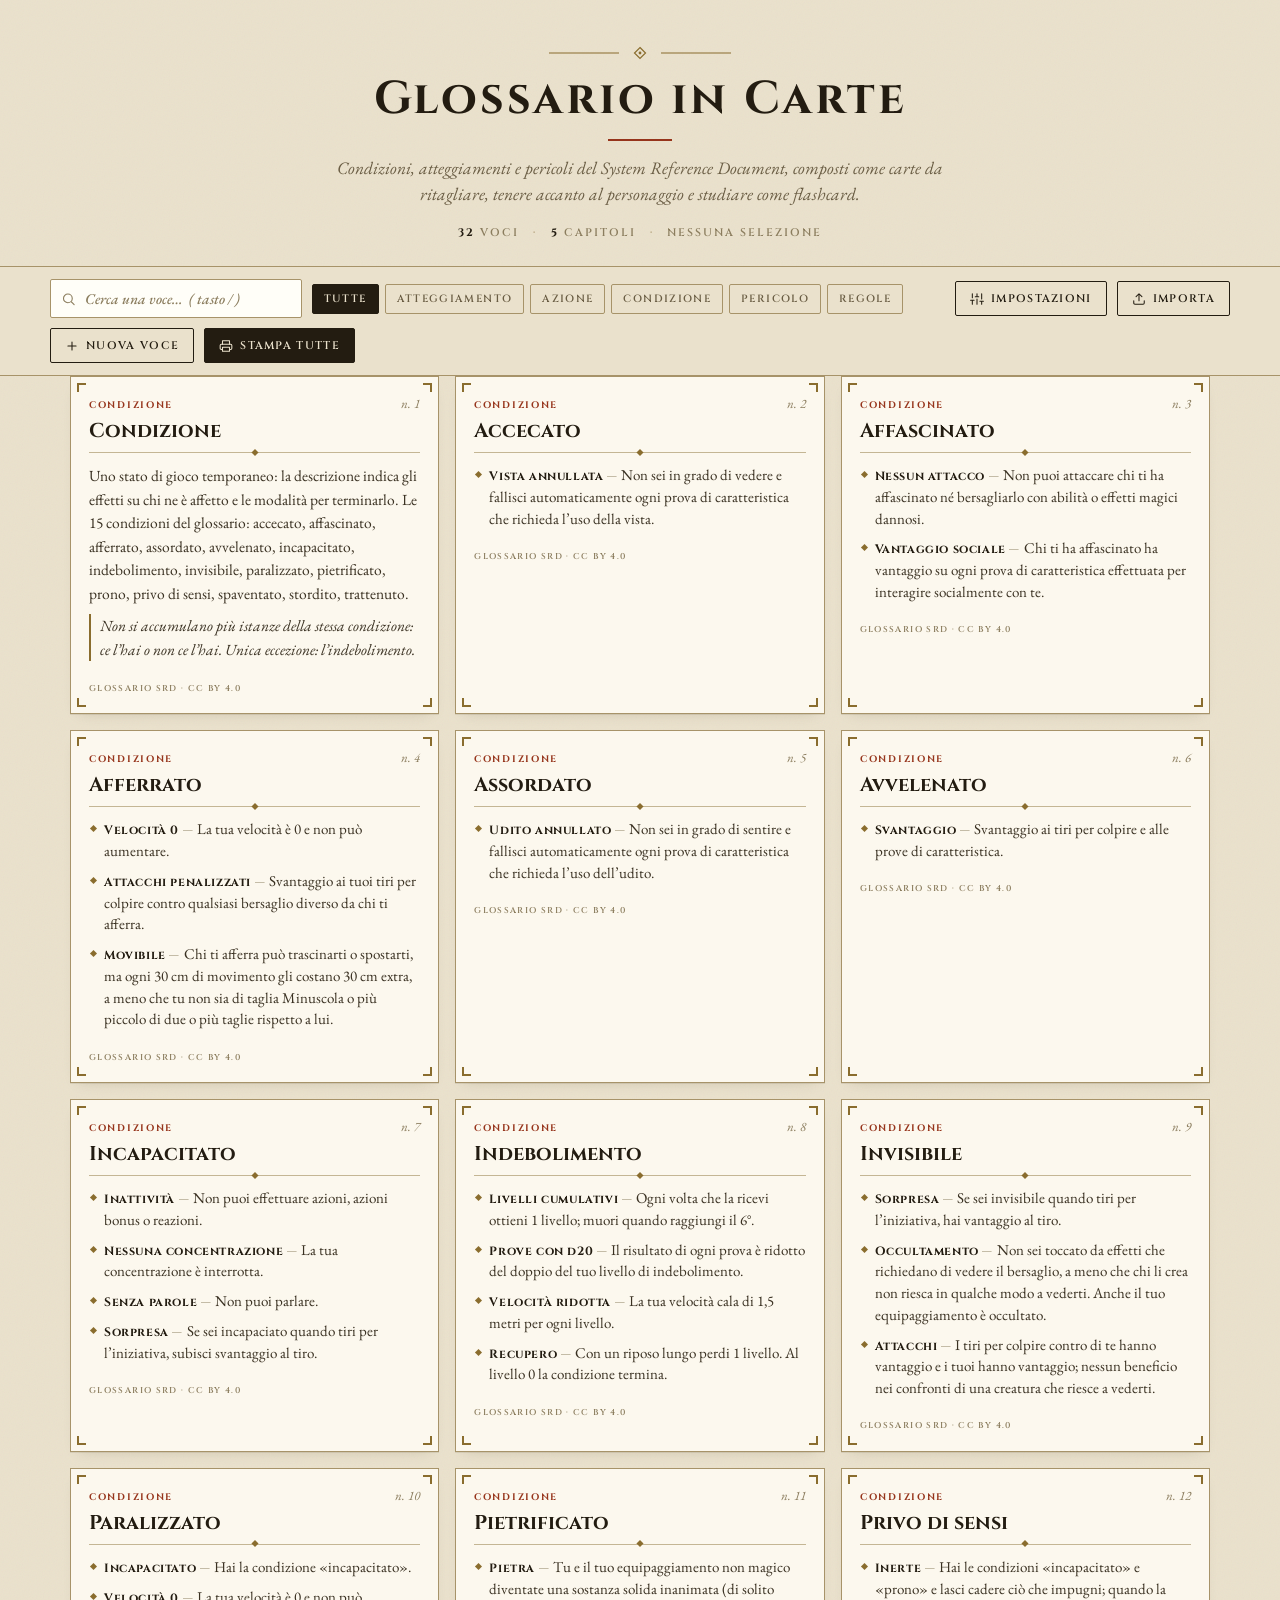
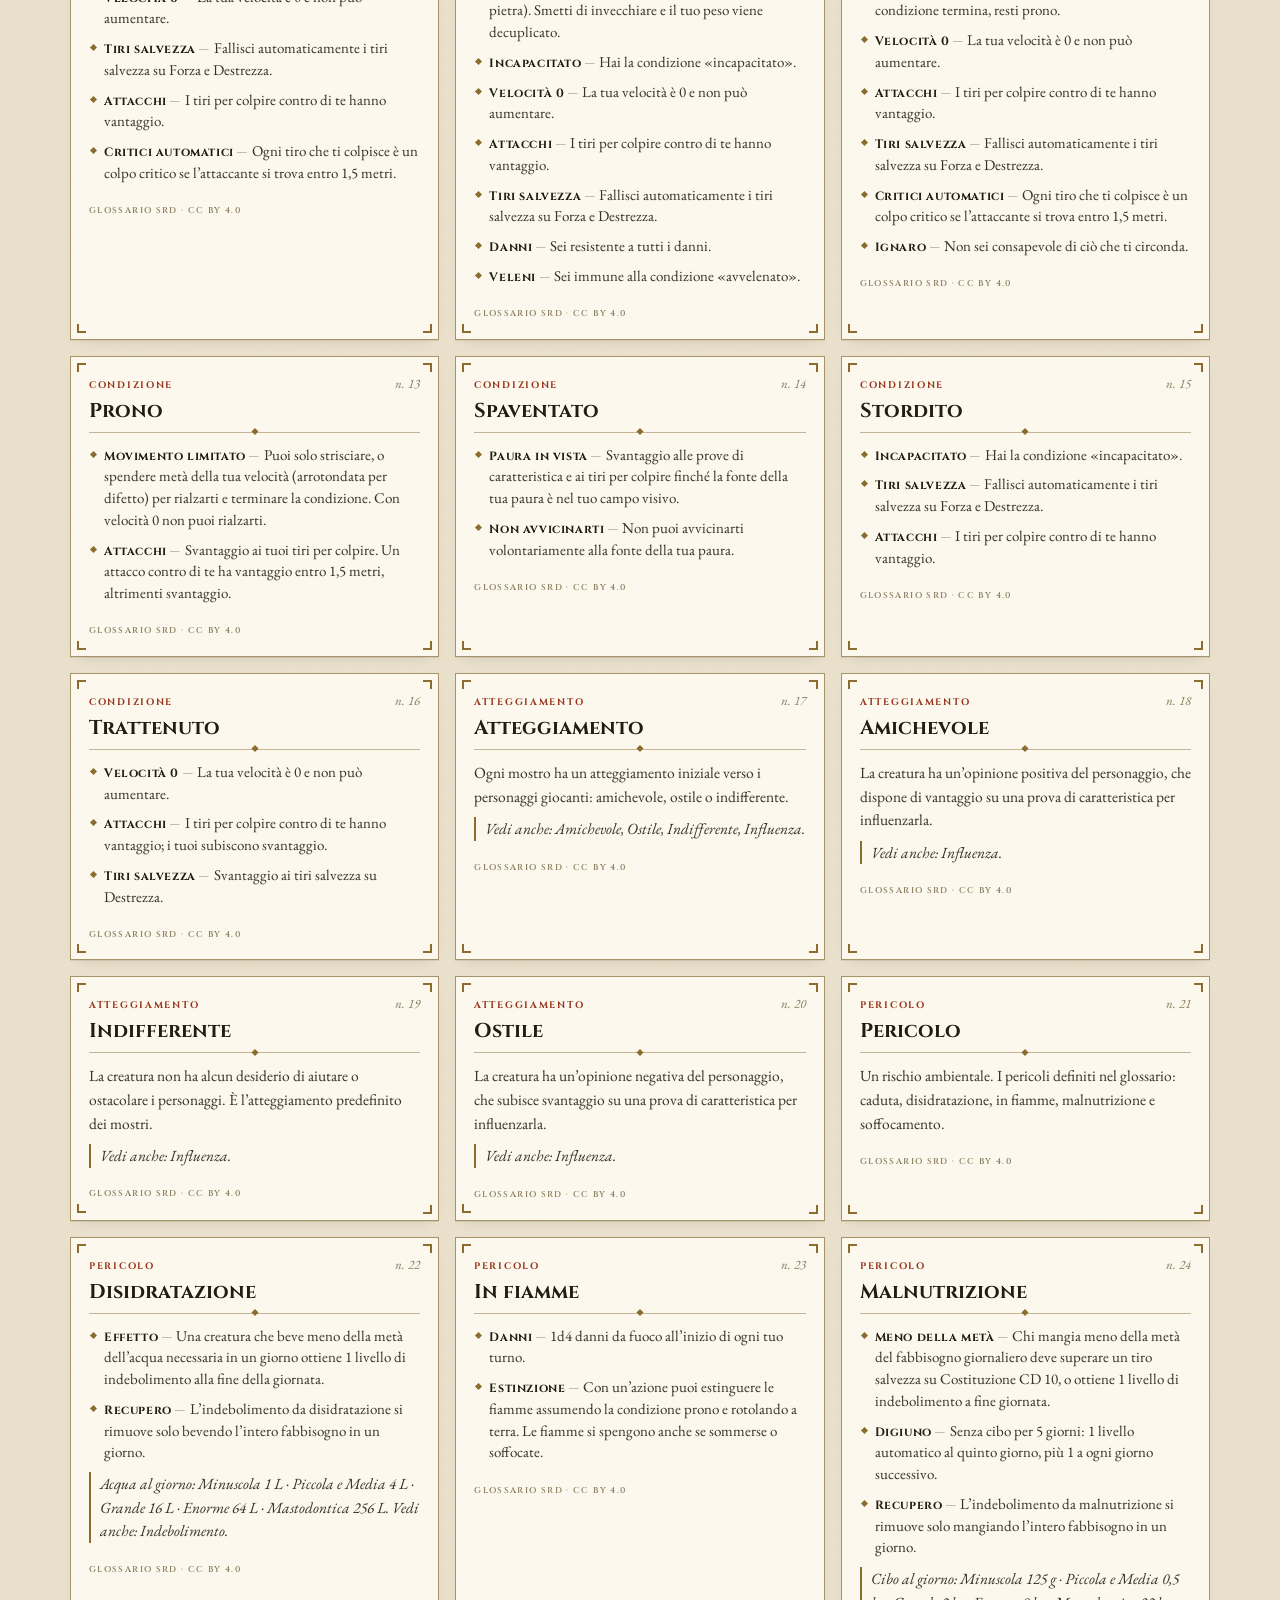
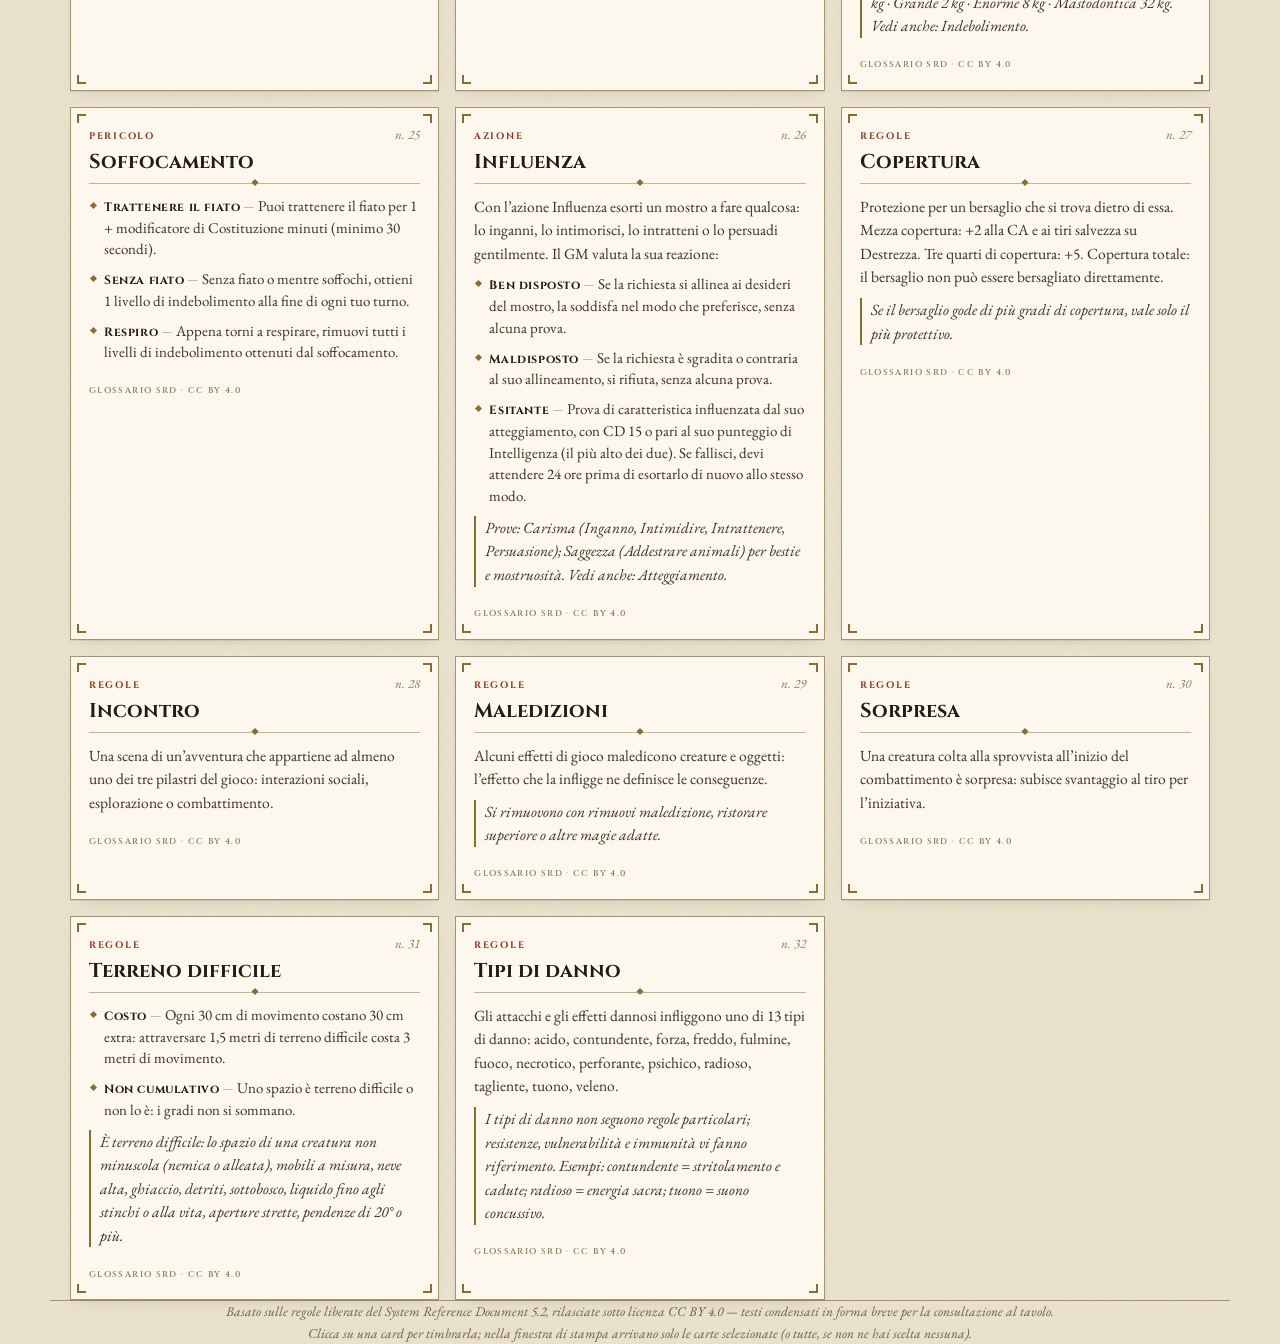
<file: ListaCondizioni.html>
<!DOCTYPE html>
<html lang="it">
<head>
<meta charset="UTF-8">
<meta name="viewport" content="width=device-width, initial-scale=1.0">
<title>Condizioni e Atteggiamenti — Glossario in Carte</title>
<link rel="preconnect" href="https://fonts.googleapis.com">
<link rel="preconnect" href="https://fonts.gstatic.com" crossorigin>
<link href="https://fonts.googleapis.com/css2?family=Cinzel:wght@500;600;700&family=EB+Garamond:ital,wght@0,400;0,500;0,600;1,400;1,500&display=swap" rel="stylesheet">
<style>
/* ============ FONDAMENTA ============ */
:root{
  --paper:#EAE1CC; --paper-2:#E2D7BC; --card:#FCF8EE;
  --ink:#231C11; --ink-2:#6A5D44; --ink-3:#8B7D5E;
  --line:#C4B694; --line-2:#A79369;
  --acc:#96341B; --gold:#8A6D2E;
}
*{margin:0;padding:0;box-sizing:border-box}
html{scroll-behavior:smooth}
body{
  font-family:'EB Garamond',Georgia,serif; color:var(--ink);
  background-color:var(--paper);
  background-image:url("data:image/svg+xml,%3Csvg xmlns='http://www.w3.org/2000/svg' width='140' height='140'%3E%3Cfilter id='n'%3E%3CfeTurbulence type='fractalNoise' baseFrequency='0.85' numOctaves='2' stitchTiles='stitch'/%3E%3C/filter%3E%3Crect width='140' height='140' filter='url(%23n)' opacity='0.05'/%3E%3C/svg%3E");
}
[hidden]{display:none!important}
::selection{background:var(--gold);color:var(--card)}
svg{display:block}

/* ============ TESTATA ============ */
.wrap{max-width:1180px;margin:0 auto;padding:0 20px}
.masthead{text-align:center;padding:46px 20px 26px}
.orn{color:var(--gold);margin:0 auto 14px;width:190px}
.orn svg{width:190px;height:14px}
h1{
  font-family:Cinzel,serif;font-weight:700;font-size:clamp(30px,4.6vw,46px);
  letter-spacing:.06em;line-height:1.1;
}
h1::after{content:'';display:block;width:64px;height:2px;background:var(--acc);margin:14px auto 0}
.sub{max-width:640px;margin:14px auto 0;font-size:17.5px;font-style:italic;color:var(--ink-2);line-height:1.5}
.meta{
  margin-top:18px;font-family:Cinzel,serif;font-weight:600;font-size:11px;
  letter-spacing:.18em;text-transform:uppercase;color:var(--ink-3);
  display:flex;gap:14px;justify-content:center;flex-wrap:wrap;
}
.meta b{color:var(--ink);font-weight:700}
.meta i{font-style:normal;color:var(--line-2)}

/* ============ BARRA STRUMENTI ============ */
.toolbar{
  position:sticky;top:0;z-index:50;
  background:rgba(234,225,204,.93);backdrop-filter:blur(6px);
  border-top:1px solid var(--line-2);border-bottom:1px solid var(--line-2);
}
.toolbar-in{display:flex;align-items:center;gap:10px;flex-wrap:wrap;padding:12px 0}
.search{position:relative;flex:1 1 220px;min-width:200px}
.search svg{position:absolute;left:11px;top:50%;transform:translateY(-50%);width:15px;height:15px;color:var(--ink-3);pointer-events:none}
.search input{
  width:100%;padding:9px 12px 9px 34px;font:500 15px 'EB Garamond',serif;color:var(--ink);
  background:#FFFEF8;border:1px solid var(--line-2);border-radius:2px;
}
.search input:focus{outline:none;border-color:var(--ink)}
.search input::placeholder{color:var(--ink-3);font-style:italic}
#chips{display:flex;gap:6px;flex-wrap:wrap}
.chip{
  font-family:Cinzel,serif;font-weight:600;font-size:10.5px;letter-spacing:.13em;text-transform:uppercase;
  padding:7px 11px;border:1px solid var(--line-2);border-radius:2px;background:transparent;
  color:var(--ink-2);cursor:pointer;transition:.18s;
}
.chip:hover{border-color:var(--ink);color:var(--ink)}
.chip.on{background:var(--ink);border-color:var(--ink);color:var(--paper)}
.spacer{flex:1}
.btn{
  display:inline-flex;align-items:center;gap:7px;
  font-family:Cinzel,serif;font-weight:600;font-size:11px;letter-spacing:.12em;text-transform:uppercase;
  padding:9px 14px;border:1px solid var(--ink);border-radius:2px;background:transparent;color:var(--ink);
  cursor:pointer;transition:.18s;white-space:nowrap;
}
.btn:hover{background:var(--ink);color:var(--paper)}
.btn.primary{background:var(--ink);color:var(--paper)}
.btn.primary:hover{background:var(--acc);border-color:var(--acc)}
.btn .bi{display:inline-flex}
.bi svg{width:14px;height:14px}

/* ============ GRIGLIA CARD (SCHERMO) ============ */
main{padding:30px 0 60px}
#grid{display:grid;grid-template-columns:repeat(auto-fill,minmax(300px,1fr));gap:16px}
.card{
  position:relative;background:var(--card);border:1px solid var(--line-2);
  padding:18px 18px 12px;cursor:pointer;
  box-shadow:0 1px 0 rgba(60,48,20,.10),0 6px 14px -10px rgba(60,48,20,.25);
  transition:transform .22s ease,box-shadow .22s ease,border-color .18s;
  animation:rise .5s cubic-bezier(.2,.8,.3,1) both;
}
@keyframes rise{from{opacity:0;transform:translateY(10px)}to{opacity:1;transform:none}}
@media (prefers-reduced-motion:reduce){.card{animation:none}}
.card:hover{transform:translateY(-3px);box-shadow:0 2px 0 rgba(60,48,20,.08),0 14px 22px -12px rgba(60,48,20,.35)}
.cnr{position:absolute;width:9px;height:9px;border:0 solid var(--gold);transition:.25s;pointer-events:none}
.cnr.tl{top:6px;left:6px;border-top-width:2px;border-left-width:2px}
.cnr.tr{top:6px;right:6px;border-top-width:2px;border-right-width:2px}
.cnr.bl{bottom:6px;left:6px;border-bottom-width:2px;border-left-width:2px}
.cnr.br{bottom:6px;right:6px;border-bottom-width:2px;border-right-width:2px}
.card:hover .cnr{width:14px;height:14px;border-color:var(--acc)}
.card-head{display:flex;justify-content:space-between;align-items:baseline;gap:8px}
.cat{font-family:Cinzel,serif;font-weight:700;font-size:9.5px;letter-spacing:.18em;text-transform:uppercase;color:var(--acc)}
.num{font-style:italic;font-size:13px;color:var(--ink-3)}
.card h3{font-family:Cinzel,serif;font-weight:700;font-size:20px;line-height:1.25;margin:6px 0 2px}
.rule{height:1px;background:var(--line);margin:9px 0 11px;position:relative}
.rule::after{content:'';position:absolute;left:50%;top:-2.5px;width:5px;height:5px;transform:translateX(-50%) rotate(45deg);background:var(--gold)}
.card p{font-size:15.5px;line-height:1.52;color:#3A3122}
/* elenco effetti (condizioni, pericoli, influenza) */
.eff{list-style:none;margin-top:2px}
.eff li{position:relative;padding-left:15px;margin-top:8px;font-size:15px;line-height:1.45;color:#3A3122}
.eff li::before{content:'';position:absolute;left:2px;top:8px;width:5px;height:5px;transform:rotate(45deg);background:var(--gold)}
.eff b{font-family:Cinzel,serif;font-weight:700;font-size:12px;letter-spacing:.05em;color:var(--ink)}
.eff b::after{content:' — ';color:var(--ink-3);font-weight:400}
.note{margin-top:9px;font-size:13.5px;font-style:italic;color:var(--ink-2);border-left:2px solid var(--gold);padding-left:9px}
.card-foot{
  margin-top:14px;display:flex;justify-content:space-between;align-items:center;
  font-family:Cinzel,serif;font-weight:600;font-size:8.5px;letter-spacing:.16em;text-transform:uppercase;color:var(--ink-3);
}
.tools{display:flex;gap:4px;opacity:0;transition:.2s}
.card:hover .tools,.card:focus-within .tools{opacity:1}
.tool-btn{
  display:inline-flex;align-items:center;justify-content:center;width:26px;height:26px;
  border:1px solid var(--line-2);border-radius:2px;background:transparent;color:var(--ink-2);cursor:pointer;transition:.15s;
}
.tool-btn svg{width:13px;height:13px}
.tool-btn:hover{border-color:var(--ink);color:var(--ink)}
.tool-btn.arm{border-color:var(--acc);color:var(--acc);font-family:Cinzel,serif;font-size:8px;font-weight:700;letter-spacing:.05em;padding:0 5px;width:auto}
.card.sel{border-color:var(--acc);box-shadow:inset 0 0 0 1px var(--acc),0 6px 14px -10px rgba(60,48,20,.3)}
.card.sel .cnr{border-color:var(--acc)}
.stamp{
  position:absolute;top:12px;right:10px;display:none;transform:rotate(-9deg);
  border:2px solid var(--acc);color:var(--acc);background:rgba(252,248,238,.88);
  font-family:Cinzel,serif;font-weight:700;font-size:9.5px;letter-spacing:.14em;padding:3px 8px;pointer-events:none;
}
.card.sel .stamp{display:block;animation:stampIn .32s cubic-bezier(.2,1.6,.4,1)}
@keyframes stampIn{0%{transform:rotate(-9deg) scale(2.1);opacity:0}55%{opacity:1}100%{transform:rotate(-9deg) scale(1)}}
.empty{text-align:center;padding:70px 20px;color:var(--ink-2)}
.empty .orn{margin-bottom:10px}
.empty p{font-size:17px;font-style:italic}
.empty .btn{margin-top:16px}

/* ============ PIÈDE ============ */
footer{
  border-top:1px solid var(--line-2);padding:20px;text-align:center;
  font-size:13.5px;font-style:italic;color:var(--ink-2);line-height:1.6;
}

/* ============ FINESTRE ============ */
.overlay{position:fixed;inset:0;z-index:100;background:rgba(24,18,9,.55);display:flex;align-items:center;justify-content:center;padding:20px}
.panel{
  position:relative;width:min(580px,94vw);max-height:88vh;overflow:auto;
  background:var(--card);border:1px solid var(--line-2);padding:24px 26px 22px;
  box-shadow:0 30px 60px -20px rgba(20,14,5,.5);
}
.panel::before{content:'';position:absolute;inset:6px;border:1px solid var(--line);pointer-events:none}
.panel>*{position:relative}
.panel h2{font-family:Cinzel,serif;font-weight:700;font-size:19px;letter-spacing:.04em;padding-right:30px}
.panel .lead{font-size:14.5px;font-style:italic;color:var(--ink-2);margin-top:4px;line-height:1.45}
.x{
  position:absolute;top:14px;right:14px;width:28px;height:28px;display:flex;align-items:center;justify-content:center;
  border:1px solid transparent;background:none;color:var(--ink-2);cursor:pointer;border-radius:2px;
}
.x:hover{border-color:var(--ink);color:var(--ink)}
.x svg{width:14px;height:14px}
label.f{display:block;margin:15px 0 5px;font-family:Cinzel,serif;font-weight:600;font-size:10px;letter-spacing:.15em;text-transform:uppercase;color:var(--ink-2)}
input.fld,textarea.fld{
  width:100%;padding:9px 11px;font:500 15px 'EB Garamond',serif;color:var(--ink);
  background:#FFFEF8;border:1px solid var(--line-2);border-radius:2px;resize:vertical;
}
input.fld:focus,textarea.fld:focus{outline:none;border-color:var(--ink)}
.frow{display:flex;gap:12px}
.frow>div{flex:1}
.panel .acts{display:flex;gap:10px;justify-content:flex-end;margin-top:22px;flex-wrap:wrap}
.hint{font-size:13px;color:var(--ink-2);line-height:1.5;margin-top:6px}
.hint code{font-family:inherit;font-style:italic;background:var(--paper-2);padding:1px 5px;border-radius:2px}
.datasec{margin-top:22px;border-top:1px dashed var(--line);padding-top:16px}
.datasec h3{font-family:Cinzel,serif;font-size:11px;letter-spacing:.15em;text-transform:uppercase;color:var(--ink-3);margin-bottom:10px}
.seg{display:flex;gap:0;margin-top:6px;border:1px solid var(--ink);border-radius:2px;overflow:hidden;width:fit-content}
.seg button{
  font-family:Cinzel,serif;font-weight:600;font-size:12px;padding:9px 16px;background:transparent;
  border:none;border-right:1px solid var(--ink);color:var(--ink);cursor:pointer;transition:.15s;
}
.seg button:last-child{border-right:none}
.seg button.on{background:var(--ink);color:var(--paper)}
.opt{display:flex;align-items:flex-start;gap:11px;margin-top:15px;cursor:pointer;user-select:none}
.opt input{position:absolute;opacity:0;pointer-events:none}
.box{
  flex:0 0 17px;height:17px;margin-top:2px;border:1px solid var(--ink);border-radius:2px;background:#FFFEF8;
  display:flex;align-items:center;justify-content:center;transition:.15s;
}
.box svg{width:11px;height:11px;color:var(--paper);opacity:0;transition:.15s}
.opt input:checked~.box{background:var(--ink)}
.opt input:checked~.box svg{opacity:1}
.opt .t b{font-family:Cinzel,serif;font-size:12px;letter-spacing:.06em;display:block}
.opt .t span{font-size:13.5px;color:var(--ink-2);line-height:1.4;display:block;margin-top:2px}

/* ============ AVVISI ============ */
#toasts{position:fixed;bottom:22px;left:50%;transform:translateX(-50%);z-index:200;display:flex;flex-direction:column;gap:8px;align-items:center}
.toast{
  background:var(--ink);color:var(--paper);border-left:3px solid var(--acc);
  padding:11px 18px;font-size:14.5px;box-shadow:0 10px 24px -8px rgba(20,14,5,.5);
  animation:tIn .3s cubic-bezier(.2,.9,.3,1);max-width:88vw;
}
@keyframes tIn{from{opacity:0;transform:translateY(12px)}to{opacity:1;transform:none}}
.toast.out{opacity:0;transform:translateY(8px);transition:.3s}

#printArea{display:none}

/* ============ STAMPA ============ */
@page{size:A4;margin:0}
@media print{
  html,body{background:#fff}
  body>:not(#printArea){display:none!important}
  #printArea{display:block}
  .sheet{
    display:grid;grid-template-columns:repeat(var(--c),1fr);grid-template-rows:repeat(var(--r),1fr);
    width:210mm;height:296.6mm;padding:10mm;break-after:page;page-break-after:always;
  }
  .sheet:last-child{break-after:auto;page-break-after:auto}
  .sheet[data-f="2-3"]{--fsT:5.6mm;--fsD:3.5mm;--fsS:2.4mm}
  .sheet[data-f="2-4"]{--fsT:4.9mm;--fsD:3.1mm;--fsS:2.3mm}
  .sheet[data-f="2-5"]{--fsT:4.2mm;--fsD:2.7mm;--fsS:2.1mm}
  .sheet[data-f="3-5"]{--fsT:3.6mm;--fsD:2.4mm;--fsS:1.9mm}
  .pcard{
    position:relative;min-height:0;overflow:hidden;background:#fff;
    border:.4mm solid #1F1A12;padding:3.5mm 4mm;
    display:flex;flex-direction:column;
    -webkit-print-color-adjust:exact;print-color-adjust:exact;
  }
  .pcard::before{content:'';position:absolute;inset:1.2mm;border:.2mm solid #1F1A12;pointer-events:none}
  .sheet.cut .pcard{border:.3mm dashed #888;background:transparent}
  .sheet.cut .pcard::before{display:none}
  .pcard.blank{border:none}
  .pcard.blank::before{display:none}
  .sheet.cut .pcard.blank{border:.3mm dashed #aaa}
  .p-head{display:flex;justify-content:space-between;align-items:baseline;gap:2mm}
  .p-cat,.p-num{font-family:Cinzel,serif;font-weight:700;font-size:var(--fsS);letter-spacing:.16em;color:#4A4232;text-transform:uppercase}
  .p-term{font-family:Cinzel,serif;font-weight:700;font-size:var(--fsT);line-height:1.18;margin-top:1.2mm}
  .p-rule{border-top:.25mm solid #1F1A12;margin:1.4mm 0 1.8mm;position:relative}
  .p-rule::after{content:'';position:absolute;left:50%;top:-1mm;width:1.8mm;height:1.8mm;transform:translateX(-50%) rotate(45deg);background:#8A6D2E}
  .p-def{font-family:'EB Garamond',serif;font-size:var(--fsD);line-height:1.42;color:#1c160d;flex:1}
  .p-note{font-family:'EB Garamond',serif;font-style:italic;font-size:var(--fsS);color:#5A5240;margin-top:1.4mm;padding-left:1.6mm;border-left:.4mm solid #8A6D2E}
  .p-foot{margin-top:1.6mm;display:flex;justify-content:space-between;font-family:Cinzel,serif;font-weight:600;font-size:calc(var(--fsS)*.85);letter-spacing:.15em;color:#7A7059;text-transform:uppercase}
  /* elenco effetti in stampa */
  .p-eff{list-style:none;margin-top:.5mm;flex:1}
  .p-eff li{position:relative;padding-left:2.4mm;margin-top:.9mm;font-size:calc(var(--fsD)*.94);line-height:1.38;color:#1c160d}
  .p-eff li::before{content:'';position:absolute;left:0;top:1.3mm;width:1.3mm;height:1.3mm;transform:rotate(45deg);background:#8A6D2E}
  .p-eff b{font-family:Cinzel,serif;font-weight:700;font-size:calc(var(--fsS)*1.06);letter-spacing:.04em;color:#1F1A12}
  .p-eff b::after{content:' — ';color:#7A7059}
  /* card dense: molte voci, font ridotto automaticamente */
  .pcard.dense .p-term{font-size:calc(var(--fsT)*.9)}
  .pcard.dense .p-def{font-size:calc(var(--fsD)*.84);line-height:1.32}
  .pcard.dense .p-eff li{font-size:calc(var(--fsD)*.8);line-height:1.28;margin-top:.6mm}
  .pcard.dense .p-eff b{font-size:calc(var(--fsS)*.95)}
  .pcard.dense .p-note{font-size:calc(var(--fsS)*.9)}
  /* flashcard */
  .pcard.flash-front{align-items:center;text-align:center}
  .pf-term{font-family:Cinzel,serif;font-weight:700;font-size:calc(var(--fsT)*1.3);line-height:1.2;margin:auto 0;padding:0 2mm}
  .pf-dia{width:2.4mm;height:2.4mm;transform:rotate(45deg);border:.3mm solid #8A6D2E;margin:0 auto}
  .pf-hint{font-family:'EB Garamond',serif;font-style:italic;font-size:var(--fsS);color:#5A5240}
  .flash-back .p-term{font-size:calc(var(--fsT)*.72);margin-top:.8mm}
}
@media (max-width:640px){
  .masthead{padding-top:34px}
  .frow{flex-direction:column;gap:0}
}
</style>
</head>
<body>

<header class="masthead">
  <div class="orn">
    <svg viewBox="0 0 190 14" fill="none" stroke="currentColor" stroke-width="1.2">
      <path d="M4 7h70M116 7h70"/>
      <path d="M95 1.5 100.5 7 95 12.5 89.5 7Z"/>
      <circle cx="95" cy="7" r="1.4" fill="currentColor" stroke="none"/>
    </svg>
  </div>
  <h1>Glossario in Carte</h1>
  <p class="sub">Condizioni, atteggiamenti e pericoli del System Reference Document, composti come carte da ritagliare, tenere accanto al personaggio e studiare come flashcard.</p>
  <div class="meta">
    <span><b id="stTerms">0</b> voci</span><i>·</i>
    <span><b id="stCats">0</b> capitoli</span><i>·</i>
    <span id="stSel">nessuna selezione</span>
  </div>
</header>

<div class="toolbar">
  <div class="wrap toolbar-in">
    <div class="search">
      <svg viewBox="0 0 24 24" fill="none" stroke="currentColor" stroke-width="1.8" stroke-linecap="round"><circle cx="11" cy="11" r="7"/><path d="m21 21-4.3-4.3"/></svg>
      <input id="q" type="text" placeholder="Cerca una voce…  ( tasto / )">
    </div>
    <div id="chips"></div>
    <div class="spacer"></div>
    <button class="btn" id="btnSettings"><span class="bi" data-ic="sliders"></span>Impostazioni</button>
    <button class="btn" id="btnImport"><span class="bi" data-ic="upload"></span>Importa</button>
    <button class="btn" id="btnNew"><span class="bi" data-ic="plus"></span>Nuova voce</button>
    <button class="btn primary" id="btnPrint"><span class="bi" data-ic="printer"></span><span id="btnPrintLbl">Stampa tutte</span></button>
  </div>
</div>

<main class="wrap">
  <div id="grid"></div>
  <div class="empty" id="empty" hidden>
    <div class="orn"><svg viewBox="0 0 190 14" fill="none" stroke="currentColor" stroke-width="1.2"><path d="M4 7h70M116 7h70"/><path d="M95 1.5 100.5 7 95 12.5 89.5 7Z"/></svg></div>
    <p id="emptyTxt">Nessuna voce corrisponde alla ricerca.</p>
    <button class="btn" id="btnSeed" hidden><span class="bi" data-ic="rotate"></span>Ripristina il glossario predefinito</button>
  </div>
</main>

<footer class="wrap">
  Basato sulle regole liberate del <em>System Reference Document 5.2</em>, rilasciate sotto licenza CC BY 4.0 — testi condensati in forma breve per la consultazione al tavolo.<br>
  Clicca su una card per timbrarla; nella finestra di stampa arrivano solo le carte selezionate (o tutte, se non ne hai scelta nessuna).
</footer>

<!-- ═══ finestra: nuova / modifica voce ═══ -->
<div class="overlay" id="mEdit" hidden>
  <div class="panel">
    <button class="x" data-close><svg viewBox="0 0 24 24" fill="none" stroke="currentColor" stroke-width="2" stroke-linecap="round"><path d="M18 6 6 18M6 6l12 12"/></svg></button>
    <h2 id="mEditTitle">Nuova voce</h2>
    <p class="lead" id="mEditLead">Una scheda del glossario: termine, capitolo e testo asciutto.</p>
    <div class="frow">
      <div>
        <label class="f" for="fTerm">Termine</label>
        <input class="fld" id="fTerm" type="text" placeholder="Es. Pietrificato">
      </div>
      <div>
        <label class="f" for="fCat">Capitolo</label>
        <input class="fld" id="fCat" type="text" list="catList" placeholder="Es. Condizione">
        <datalist id="catList"></datalist>
      </div>
    </div>
    <label class="f" for="fDef">Introduzione <span style="text-transform:none;letter-spacing:0">(facoltativa)</span></label>
    <textarea class="fld" id="fDef" rows="3" placeholder="Una o due frasi di inquadramento, prima degli effetti."></textarea>
    <label class="f" for="fEff">Effetti <span style="text-transform:none;letter-spacing:0">(una riga per effetto — «Nome: testo»)</span></label>
    <textarea class="fld" id="fEff" rows="4" placeholder="Velocità 0: La tua velocità è 0 e non può aumentare."></textarea>
    <label class="f" for="fNote">Nota a margine <span style="text-transform:none;letter-spacing:0">(facoltativa)</span></label>
    <input class="fld" id="fNote" type="text" placeholder="Es. Vedi anche: Indebolimento">
    <div class="acts">
      <button class="btn" data-close>Annulla</button>
      <button class="btn primary" id="btnSaveEdit"><span class="bi" data-ic="check"></span>Salva la voce</button>
    </div>
  </div>
</div>

<!-- ═══ finestra: importazione e gestione dati ═══ -->
<div class="overlay" id="mImport" hidden>
  <div class="panel">
    <button class="x" data-close><svg viewBox="0 0 24 24" fill="none" stroke="currentColor" stroke-width="2" stroke-linecap="round"><path d="M18 6 6 18M6 6l12 12"/></svg></button>
    <h2>Importa il tuo glossario</h2>
    <p class="lead">Incolla qui le tue voci: vengono trasformate in carte in un lampo.</p>
    <textarea class="fld" id="impText" rows="8" placeholder="Pietrificato | Condizione
• Pietra: Tu e il tuo equipaggiamento diventate pietra…
Nota: Vedi anche: Incapacitato

Oppure, semplice:
Copertura: La copertura fornisce protezione…"></textarea>
    <p class="hint">Blocchi separati da una riga vuota. Testa: <code>Termine | Capitolo | intro</code> oppure <code>Termine: testo</code>. Righe che iniziano con <code>•</code> diventano effetti puntati; una riga <code>Nota: …</code> diventa la nota a margine.</p>
    <div class="frow" style="margin-top:14px">
      <label class="opt" style="flex:1">
        <input type="radio" name="impMode" value="append" checked><span class="box" data-ic="check"></span>
        <span class="t"><b>Aggiungi alle voci attuali</b><span>Le nuove carte si affiancano alle esistenti.</span></span>
      </label>
      <label class="opt" style="flex:1">
        <input type="radio" name="impMode" value="replace"><span class="box" data-ic="check"></span>
        <span class="t"><b>Sostituisci tutto</b><span>Il glossario attuale viene rimpiazzato.</span></span>
      </label>
    </div>
    <div class="acts">
      <button class="btn" data-close>Annulla</button>
      <button class="btn primary" id="btnRunImport"><span class="bi" data-ic="upload"></span>Carica le voci</button>
    </div>
    <div class="datasec">
      <h3>Gestione dei dati</h3>
      <div style="display:flex;gap:10px;flex-wrap:wrap">
        <button class="btn" id="btnExport"><span class="bi" data-ic="download"></span>Scarica backup .txt</button>
        <button class="btn" id="btnReset"><span class="bi" data-ic="rotate"></span>Ripristina i predefiniti</button>
      </div>
      <p class="hint">Ogni modifica è salvata automaticamente in questo browser.</p>
    </div>
  </div>
</div>

<!-- ═══ finestra: impostazioni di stampa ═══ -->
<div class="overlay" id="mSettings" hidden>
  <div class="panel">
    <button class="x" data-close><svg viewBox="0 0 24 24" fill="none" stroke="currentColor" stroke-width="2" stroke-linecap="round"><path d="M18 6 6 18M6 6l12 12"/></svg></button>
    <h2>Impostazioni di stampa</h2>
    <p class="lead">Foglio A4, margini di 10&nbsp;mm gestiti automaticamente.</p>
    <label class="f">Formato delle carte</label>
    <div class="seg" id="segF">
      <button data-f="2-3">2×3</button><button data-f="2-4">2×4</button><button data-f="2-5">2×5</button><button data-f="3-5">3×5</button>
    </div>
    <p class="hint">Carte per foglio: 6 (grandi) · 8 (medie) · 10 (compatte) · 15 (da tasca). Le condizioni con molti effetti — Pietrificato, Privo di sensi, Influenza — sono leggibili meglio nei formati 2×3 e 2×4.</p>
    <label class="opt">
      <input type="checkbox" id="optCut"><span class="box" data-ic="check"></span>
      <span class="t"><b>Cornice di ritaglio</b><span>Bordo tratteggiato: utile se poi ritagli le carte con le forbici.</span></span>
    </label>
    <label class="opt">
      <input type="checkbox" id="optFlash"><span class="box" data-ic="check"></span>
      <span class="t"><b>Modalità flashcard fronte / retro</b><span>Fronte: solo il termine. Retro: effetti e definizione, già specchiati colonna per colonna. Nella finestra di stampa scegli «Fronte/retro — gira sul lato lungo».</span></span>
    </label>
    <div class="acts">
      <button class="btn primary" data-close><span class="bi" data-ic="check"></span>Fatto</button>
    </div>
  </div>
</div>

<!-- ═══ finestra: conferma ═══ -->
<div class="overlay" id="mConfirm" hidden>
  <div class="panel" style="width:min(440px,94vw)">
    <h2 id="cfmTitle">Confermi?</h2>
    <p class="lead" id="cfmText"></p>
    <div class="acts">
      <button class="btn" data-close>Annulla</button>
      <button class="btn primary" id="cfmOk"><span class="bi" data-ic="check"></span>Confermo</button>
    </div>
  </div>
</div>

<div id="printArea"></div>
<div id="toasts"></div>

<script>
/* ════════════════ ICONE ════════════════ */
const ICONS={
  plus:'<path d="M12 5v14M5 12h14"/>',
  printer:'<path d="M6 9V3h12v6"/><path d="M6 18H4a2 2 0 0 1-2-2v-5a2 2 0 0 1 2-2h16a2 2 0 0 1 2 2v5a2 2 0 0 1-2 2h-2"/><rect x="6" y="14" width="12" height="7"/>',
  sliders:'<path d="M4 21v-7M4 10V3M12 21v-9M12 8V3M20 21v-5M20 12V3M1 14h6M9 8h6M17 16h6"/>',
  upload:'<path d="M21 15v4a2 2 0 0 1-2 2H5a2 2 0 0 1-2-2v-4M17 8l-5-5-5 5M12 3v12"/>',
  download:'<path d="M21 15v4a2 2 0 0 1-2 2H5a2 2 0 0 1-2-2v-4M7 10l5 5 5-5M12 15V3"/>',
  pencil:'<path d="M17 3a2.83 2.83 0 1 1 4 4L7.5 20.5 2 22l1.5-5.5Z"/>',
  trash:'<path d="M3 6h18M19 6v14a2 2 0 0 1-2 2H7a2 2 0 0 1-2-2V6M8 6V4a2 2 0 0 1 2-2h4a2 2 0 0 1 2 2v2"/>',
  check:'<path d="M20 6 9 17l-5-5"/>',
  rotate:'<path d="M3 12a9 9 0 1 0 3-6.7L3 8"/><path d="M3 3v5h5"/>'
};
const ic=n=>`<svg viewBox="0 0 24 24" fill="none" stroke="currentColor" stroke-width="1.8" stroke-linecap="round" stroke-linejoin="round">${ICONS[n]||''}</svg>`;
document.querySelectorAll('.bi[data-ic]').forEach(el=>el.innerHTML=ic(el.dataset.ic));
document.querySelectorAll('.box[data-ic]').forEach(el=>el.innerHTML=ic('check'));

/* ════════════════ GLOSSARIO PREDEFINITO — Condizioni, atteggiamenti e pericoli (SRD 5.2) ════════════════
   Struttura voce: t=termine, c=capitolo, d=introduzione, e=effetti [[nome, testo], …], note=margine */
const SEED=[
{t:'Condizione',c:'Condizione',
 d:'Uno stato di gioco temporaneo: la descrizione indica gli effetti su chi ne è affetto e le modalità per terminarlo. Le 15 condizioni del glossario: accecato, affascinato, afferrato, assordato, avvelenato, incapacitato, indebolimento, invisibile, paralizzato, pietrificato, prono, privo di sensi, spaventato, stordito, trattenuto.',
 note:'Non si accumulano più istanze della stessa condizione: ce l\u2019hai o non ce l\u2019hai. Unica eccezione: l\u2019indebolimento.'},
{t:'Accecato',c:'Condizione',
 e:[['Vista annullata','Non sei in grado di vedere e fallisci automaticamente ogni prova di caratteristica che richieda l\u2019uso della vista.']]},
{t:'Affascinato',c:'Condizione',
 e:[['Nessun attacco','Non puoi attaccare chi ti ha affascinato né bersagliarlo con abilità o effetti magici dannosi.'],['Vantaggio sociale','Chi ti ha affascinato ha vantaggio su ogni prova di caratteristica effettuata per interagire socialmente con te.']]},
{t:'Afferrato',c:'Condizione',
 e:[['Velocità 0','La tua velocità è 0 e non può aumentare.'],['Attacchi penalizzati','Svantaggio ai tuoi tiri per colpire contro qualsiasi bersaglio diverso da chi ti afferra.'],['Movibile','Chi ti afferra può trascinarti o spostarti, ma ogni 30 cm di movimento gli costano 30 cm extra, a meno che tu non sia di taglia Minuscola o più piccolo di due o più taglie rispetto a lui.']]},
{t:'Assordato',c:'Condizione',
 e:[['Udito annullato','Non sei in grado di sentire e fallisci automaticamente ogni prova di caratteristica che richieda l\u2019uso dell\u2019udito.']]},
{t:'Avvelenato',c:'Condizione',
 e:[['Svantaggio','Svantaggio ai tiri per colpire e alle prove di caratteristica.']]},
{t:'Incapacitato',c:'Condizione',
 e:[['Inattività','Non puoi effettuare azioni, azioni bonus o reazioni.'],['Nessuna concentrazione','La tua concentrazione è interrotta.'],['Senza parole','Non puoi parlare.'],['Sorpresa','Se sei incapaciato quando tiri per l\u2019iniziativa, subisci svantaggio al tiro.']]},
{t:'Indebolimento',c:'Condizione',
 e:[['Livelli cumulativi','Ogni volta che la ricevi ottieni 1 livello; muori quando raggiungi il 6°.'],['Prove con d20','Il risultato di ogni prova è ridotto del doppio del tuo livello di indebolimento.'],['Velocità ridotta','La tua velocità cala di 1,5 metri per ogni livello.'],['Recupero','Con un riposo lungo perdi 1 livello. Al livello 0 la condizione termina.']]},
{t:'Invisibile',c:'Condizione',
 e:[['Sorpresa','Se sei invisibile quando tiri per l\u2019iniziativa, hai vantaggio al tiro.'],['Occultamento','Non sei toccato da effetti che richiedano di vedere il bersaglio, a meno che chi li crea non riesca in qualche modo a vederti. Anche il tuo equipaggiamento è occultato.'],['Attacchi','I tiri per colpire contro di te hanno vantaggio e i tuoi hanno vantaggio; nessun beneficio nei confronti di una creatura che riesce a vederti.']]},
{t:'Paralizzato',c:'Condizione',
 e:[['Incapacitato','Hai la condizione «incapacitato».'],['Velocità 0','La tua velocità è 0 e non può aumentare.'],['Tiri salvezza','Fallisci automaticamente i tiri salvezza su Forza e Destrezza.'],['Attacchi','I tiri per colpire contro di te hanno vantaggio.'],['Critici automatici','Ogni tiro che ti colpisce è un colpo critico se l\u2019attaccante si trova entro 1,5 metri.']]},
{t:'Pietrificato',c:'Condizione',
 e:[['Pietra','Tu e il tuo equipaggiamento non magico diventate una sostanza solida inanimata (di solito pietra). Smetti di invecchiare e il tuo peso viene decuplicato.'],['Incapacitato','Hai la condizione «incapacitato».'],['Velocità 0','La tua velocità è 0 e non può aumentare.'],['Attacchi','I tiri per colpire contro di te hanno vantaggio.'],['Tiri salvezza','Fallisci automaticamente i tiri salvezza su Forza e Destrezza.'],['Danni','Sei resistente a tutti i danni.'],['Veleni','Sei immune alla condizione «avvelenato».']]},
{t:'Privo di sensi',c:'Condizione',
 e:[['Inerte','Hai le condizioni «incapacitato» e «prono» e lasci cadere ciò che impugni; quando la condizione termina, resti prono.'],['Velocità 0','La tua velocità è 0 e non può aumentare.'],['Attacchi','I tiri per colpire contro di te hanno vantaggio.'],['Tiri salvezza','Fallisci automaticamente i tiri salvezza su Forza e Destrezza.'],['Critici automatici','Ogni tiro che ti colpisce è un colpo critico se l\u2019attaccante si trova entro 1,5 metri.'],['Ignaro','Non sei consapevole di ciò che ti circonda.']]},
{t:'Prono',c:'Condizione',
 e:[['Movimento limitato','Puoi solo strisciare, o spendere metà della tua velocità (arrotondata per difetto) per rialzarti e terminare la condizione. Con velocità 0 non puoi rialzarti.'],['Attacchi','Svantaggio ai tuoi tiri per colpire. Un attacco contro di te ha vantaggio entro 1,5 metri, altrimenti svantaggio.']]},
{t:'Spaventato',c:'Condizione',
 e:[['Paura in vista','Svantaggio alle prove di caratteristica e ai tiri per colpire finché la fonte della tua paura è nel tuo campo visivo.'],['Non avvicinarti','Non puoi avvicinarti volontariamente alla fonte della tua paura.']]},
{t:'Stordito',c:'Condizione',
 e:[['Incapacitato','Hai la condizione «incapacitato».'],['Tiri salvezza','Fallisci automaticamente i tiri salvezza su Forza e Destrezza.'],['Attacchi','I tiri per colpire contro di te hanno vantaggio.']]},
{t:'Trattenuto',c:'Condizione',
 e:[['Velocità 0','La tua velocità è 0 e non può aumentare.'],['Attacchi','I tiri per colpire contro di te hanno vantaggio; i tuoi subiscono svantaggio.'],['Tiri salvezza','Svantaggio ai tiri salvezza su Destrezza.']]},
{t:'Atteggiamento',c:'Atteggiamento',
 d:'Ogni mostro ha un atteggiamento iniziale verso i personaggi giocanti: amichevole, ostile o indifferente.',
 note:'Vedi anche: Amichevole, Ostile, Indifferente, Influenza.'},
{t:'Amichevole',c:'Atteggiamento',
 d:'La creatura ha un\u2019opinione positiva del personaggio, che dispone di vantaggio su una prova di caratteristica per influenzarla.',
 note:'Vedi anche: Influenza.'},
{t:'Indifferente',c:'Atteggiamento',
 d:'La creatura non ha alcun desiderio di aiutare o ostacolare i personaggi. È l\u2019atteggiamento predefinito dei mostri.',
 note:'Vedi anche: Influenza.'},
{t:'Ostile',c:'Atteggiamento',
 d:'La creatura ha un\u2019opinione negativa del personaggio, che subisce svantaggio su una prova di caratteristica per influenzarla.',
 note:'Vedi anche: Influenza.'},
{t:'Pericolo',c:'Pericolo',
 d:'Un rischio ambientale. I pericoli definiti nel glossario: caduta, disidratazione, in fiamme, malnutrizione e soffocamento.'},
{t:'Disidratazione',c:'Pericolo',
 e:[['Effetto','Una creatura che beve meno della metà dell\u2019acqua necessaria in un giorno ottiene 1 livello di indebolimento alla fine della giornata.'],['Recupero','L\u2019indebolimento da disidratazione si rimuove solo bevendo l\u2019intero fabbisogno in un giorno.']],
 note:'Acqua al giorno: Minuscola 1 L · Piccola e Media 4 L · Grande 16 L · Enorme 64 L · Mastodontica 256 L. Vedi anche: Indebolimento.'},
{t:'In fiamme',c:'Pericolo',
 e:[['Danni','1d4 danni da fuoco all\u2019inizio di ogni tuo turno.'],['Estinzione','Con un\u2019azione puoi estinguere le fiamme assumendo la condizione prono e rotolando a terra. Le fiamme si spengono anche se sommerse o soffocate.']]},
{t:'Malnutrizione',c:'Pericolo',
 e:[['Meno della metà','Chi mangia meno della metà del fabbisogno giornaliero deve superare un tiro salvezza su Costituzione CD 10, o ottiene 1 livello di indebolimento a fine giornata.'],['Digiuno','Senza cibo per 5 giorni: 1 livello automatico al quinto giorno, più 1 a ogni giorno successivo.'],['Recupero','L\u2019indebolimento da malnutrizione si rimuove solo mangiando l\u2019intero fabbisogno in un giorno.']],
 note:'Cibo al giorno: Minuscola 125 g · Piccola e Media 0,5 kg · Grande 2 kg · Enorme 8 kg · Mastodontica 32 kg. Vedi anche: Indebolimento.'},
{t:'Soffocamento',c:'Pericolo',
 e:[['Trattenere il fiato','Puoi trattenere il fiato per 1 + modificatore di Costituzione minuti (minimo 30 secondi).'],['Senza fiato','Senza fiato o mentre soffochi, ottieni 1 livello di indebolimento alla fine di ogni tuo turno.'],['Respiro','Appena torni a respirare, rimuovi tutti i livelli di indebolimento ottenuti dal soffocamento.']]},
{t:'Influenza',c:'Azione',
 d:'Con l\u2019azione Influenza esorti un mostro a fare qualcosa: lo inganni, lo intimorisci, lo intratteni o lo persuadi gentilmente. Il GM valuta la sua reazione:',
 e:[['Ben disposto','Se la richiesta si allinea ai desideri del mostro, la soddisfa nel modo che preferisce, senza alcuna prova.'],['Maldisposto','Se la richiesta è sgradita o contraria al suo allineamento, si rifiuta, senza alcuna prova.'],['Esitante','Prova di caratteristica influenzata dal suo atteggiamento, con CD 15 o pari al suo punteggio di Intelligenza (il più alto dei due). Se fallisci, devi attendere 24 ore prima di esortarlo di nuovo allo stesso modo.']],
 note:'Prove: Carisma (Inganno, Intimidire, Intrattenere, Persuasione); Saggezza (Addestrare animali) per bestie e mostruosità. Vedi anche: Atteggiamento.'},
{t:'Copertura',c:'Regole',
 d:'Protezione per un bersaglio che si trova dietro di essa. Mezza copertura: +2 alla CA e ai tiri salvezza su Destrezza. Tre quarti di copertura: +5. Copertura totale: il bersaglio non può essere bersagliato direttamente.',
 note:'Se il bersaglio gode di più gradi di copertura, vale solo il più protettivo.'},
{t:'Incontro',c:'Regole',
 d:'Una scena di un\u2019avventura che appartiene ad almeno uno dei tre pilastri del gioco: interazioni sociali, esplorazione o combattimento.'},
{t:'Maledizioni',c:'Regole',
 d:'Alcuni effetti di gioco maledicono creature e oggetti: l\u2019effetto che la infligge ne definisce le conseguenze.',
 note:'Si rimuovono con rimuovi maledizione, ristorare superiore o altre magie adatte.'},
{t:'Sorpresa',c:'Regole',
 d:'Una creatura colta alla sprovvista all\u2019inizio del combattimento è sorpresa: subisce svantaggio al tiro per l\u2019iniziativa.'},
{t:'Terreno difficile',c:'Regole',
 e:[['Costo','Ogni 30 cm di movimento costano 30 cm extra: attraversare 1,5 metri di terreno difficile costa 3 metri di movimento.'],['Non cumulativo','Uno spazio è terreno difficile o non lo è: i gradi non si sommano.']],
 note:'È terreno difficile: lo spazio di una creatura non minuscola (nemica o alleata), mobili a misura, neve alta, ghiaccio, detriti, sottobosco, liquido fino agli stinchi o alla vita, aperture strette, pendenze di 20° o più.'},
{t:'Tipi di danno',c:'Regole',
 d:'Gli attacchi e gli effetti dannosi infliggono uno di 13 tipi di danno: acido, contundente, forza, freddo, fulmine, fuoco, necrotico, perforante, psichico, radioso, tagliente, tuono, veleno.',
 note:'I tipi di danno non seguono regole particolari; resistenze, vulnerabilità e immunità vi fanno riferimento. Esempi: contundente = stritolamento e cadute; radioso = energia sacra; tuono = suono concussivo.'}
];

/* ════════════════ STATO E PERSISTENZA ════════════════ */
const LS='srd-cards-v2', LSS='srd-cards-settings';
const uid=()=>'v'+Date.now().toString(36)+Math.random().toString(36).slice(2,7);
const seedData=()=>SEED.map((s,i)=>({id:uid(),n:i+1,t:s.t,c:s.c,d:s.d||'',e:s.e||[],note:s.note||''}));

function load(){
  try{const raw=localStorage.getItem(LS);if(raw){const d=JSON.parse(raw);if(Array.isArray(d)&&d.length)return d;}}catch(e){}
  const d=seedData();try{localStorage.setItem(LS,JSON.stringify(d))}catch(e){} return d;
}
function loadSettings(){
  const def={f:'2-4',cut:false,flash:false};
  try{const raw=localStorage.getItem(LSS);if(raw)return Object.assign(def,JSON.parse(raw));}catch(e){}
  return def;
}
let data=load(), selected=new Set(), state={q:'',cat:'Tutte'}, settings=loadSettings();
let editId=null, confirmCb=null;
const save=()=>{try{localStorage.setItem(LS,JSON.stringify(data))}catch(e){}};
const saveSet=()=>{try{localStorage.setItem(LSS,JSON.stringify(settings))}catch(e){}};
const esc=s=>String(s).replace(/[&<>"']/g,m=>({'&':'&amp;','<':'&lt;','>':'&gt;','"':'&quot;',"'":'&#39;'}[m]));
const $=id=>document.getElementById(id);
const maxN=()=>data.reduce((m,d)=>Math.max(m,d.n),0);

/* ════════════════ AVVISI ════════════════ */
function toast(msg){
  const t=document.createElement('div');t.className='toast';t.textContent=msg;
  $('toasts').appendChild(t);
  setTimeout(()=>{t.classList.add('out');setTimeout(()=>t.remove(),320)},2800);
}

/* ════════════════ RENDERING GRIGLIA ════════════════ */
function cats(){return[...new Set(data.map(d=>d.c))].sort((a,b)=>a.localeCompare(b,'it'));}
function renderChips(){
  const list=['Tutte',...cats()];
  $('chips').innerHTML=list.map(c=>`<button class="chip${state.cat===c?' on':''}" data-chip="${esc(c)}">${esc(c)}</button>`).join('');
  $('catList').innerHTML=cats().map(c=>`<option value="${esc(c)}">`).join('');
}
function filtered(){
  const q=state.q.trim().toLowerCase();
  return data.filter(d=>
    (state.cat==='Tutte'||d.c===state.cat)&&
    (!q||(d.t+' '+d.d+' '+(d.e||[]).map(x=>x.join(' ')).join(' ')+' '+d.c).toLowerCase().includes(q))
  );
}
function effectsHTML(d,cls){
  if(!d.e||!d.e.length)return'';
  return `<ul class="${cls}">`+d.e.map(x=>`<li>${x[0]?`<b>${esc(x[0])}</b>`:''}${x[0]?' ':' '}${esc(x[1])}</li>`).join('')+`</ul>`;
}
function renderGrid(){
  const list=filtered();
  $('emptyTxt').textContent=data.length?'Nessuna voce corrisponde alla ricerca.':'Il glossario è vuoto: aggiungi una voce o importa il tuo testo.';
  $('btnSeed').hidden=!!data.length;
  $('empty').hidden=!!list.length;
  $('grid').innerHTML=list.map((d,i)=>`
    <article class="card${selected.has(d.id)?' sel':''}" data-id="${d.id}" style="animation-delay:${Math.min(i*30,420)}ms">
      <i class="cnr tl"></i><i class="cnr tr"></i><i class="cnr bl"></i><i class="cnr br"></i>
      <div class="stamp">Da stampare</div>
      <div class="card-head"><span class="cat">${esc(d.c)}</span><span class="num">n. ${d.n}</span></div>
      <h3>${esc(d.t)}</h3>
      <div class="rule"></div>
      ${d.d?`<p>${esc(d.d)}</p>`:''}
      ${effectsHTML(d,'eff')}
      ${d.note?`<p class="note">${esc(d.note)}</p>`:''}
      <div class="card-foot">
        <span>Glossario SRD · CC BY 4.0</span>
        <span class="tools">
          <button class="tool-btn" data-act="edit" aria-label="Modifica" title="Modifica">${ic('pencil')}</button>
          <button class="tool-btn" data-act="del" aria-label="Elimina" title="Elimina">${ic('trash')}</button>
        </span>
      </div>
    </article>`).join('');
  updateStats();
}
function updateStats(){
  $('stTerms').textContent=data.length;
  $('stCats').textContent=cats().length;
  $('stSel').textContent=selected.size?`${selected.size} ${selected.size===1?'voce selezionata':'voci selezionate'}`:'nessuna selezione';
  $('btnPrintLbl').textContent=selected.size?`Stampa · ${selected.size}`:'Stampa tutte';
}

/* ════════════════ SELEZIONE E AZIONI SU CARD ════════════════ */
function toggleSel(id){
  if(selected.has(id))selected.delete(id);else selected.add(id);
  const el=document.querySelector(`.card[data-id="${id}"]`);
  if(el)el.classList.toggle('sel',selected.has(id));
  updateStats();
}
 $('grid').addEventListener('click',e=>{
  const btn=e.target.closest('[data-act]');
  const card=e.target.closest('.card');
  if(!card)return;
  const id=card.dataset.id;
  if(btn){
    e.stopPropagation();
    if(btn.dataset.act==='edit')openEdit(id);
    else if(btn.dataset.act==='del'){
      if(btn.classList.contains('arm')){
        data=data.filter(d=>d.id!==id);selected.delete(id);save();
        renderChips();renderGrid();toast('Voce eliminata.');
      }else{
        btn.classList.add('arm');btn.textContent='Sicuro?';
        setTimeout(()=>{if(btn.isConnected){btn.classList.remove('arm');btn.innerHTML=ic('trash');}},2500);
      }
    }
    return;
  }
  toggleSel(id);
});

/* ════════════════ FINESTRE ════════════════ */
function openM(id){$(id).hidden=false;document.body.style.overflow='hidden';}
function closeM(id){$(id).hidden=true;document.body.style.overflow='';}
document.querySelectorAll('.overlay').forEach(ov=>{
  ov.addEventListener('click',e=>{if(e.target===ov)closeM(ov.id);});
  ov.querySelectorAll('[data-close]').forEach(b=>b.addEventListener('click',()=>closeM(ov.id)));
});
document.addEventListener('keydown',e=>{
  if(e.key==='Escape'){document.querySelectorAll('.overlay:not([hidden])').forEach(ov=>closeM(ov.id));}
  if(e.key==='/'&&!/input|textarea/i.test(document.activeElement.tagName)){e.preventDefault();$('q').focus();}
});

/* ── nuova / modifica ── */
function parseEffLines(txt){
  return txt.split(/\r?\n/).map(s=>s.trim()).filter(Boolean).map(l=>{
    const bl=l.replace(/^[•*\-]\s*/,'');
    const c2=bl.indexOf(':');
    return (c2>0&&c2<=40)?[bl.slice(0,c2).trim(),bl.slice(c2+1).trim()]:['',bl];
  });
}
function openEdit(id){
  editId=id||null;
  const d=id?data.find(x=>x.id===id):null;
  $('mEditTitle').textContent=d?'Modifica voce':'Nuova voce';
  $('mEditLead').textContent=d?'Rifinisci il testo: la card si aggiorna subito.':'Una scheda del glossario: termine, capitolo e testo asciutto.';
  $('fTerm').value=d?d.t:'';$('fCat').value=d?d.c:(state.cat!=='Tutte'?state.cat:'');
  $('fDef').value=d?(d.d||''):'';
  $('fEff').value=d&&d.e?d.e.map(x=>x[0]?`${x[0]}: ${x[1]}`:x[1]).join('\n'):'';
  $('fNote').value=d?(d.note||''):'';
  openM('mEdit');$('fTerm').focus();
}
 $('btnNew').addEventListener('click',()=>openEdit(null));
 $('btnSaveEdit').addEventListener('click',()=>{
  const t=$('fTerm').value.trim(),c=$('fCat').value.trim()||'Varie',
        d=$('fDef').value.trim(),e=parseEffLines($('fEff').value),note=$('fNote').value.trim();
  if(!t||(!d&&!e.length)){toast('Servono almeno un termine e un testo (o degli effetti).');return;}
  if(editId){
    const v=data.find(x=>x.id===editId);Object.assign(v,{t,c,d,e,note});
    toast('Voce aggiornata.');
  }else{
    data.push({id:uid(),n:maxN()+1,t,c,d,e,note});
    toast(`«${t}» aggiunta al glossario.`);
  }
  save();closeM('mEdit');renderChips();renderGrid();
});

/* ── importazione (supporta effetti «•» e «Nota:») ── */
function parseImport(txt){
  const out=[];
  for(const raw of txt.split(/\r?\n\s*\r?\n/)){
    let lines=raw.split(/\r?\n/).map(s=>s.trim()).filter(Boolean);
    if(!lines.length)continue;
    lines[0]=lines[0].replace(/^[-•*]\s*/,'');
    let term='',cat='',def='',effects=[],note='',rest;
    const pipe=lines[0].split('|').map(s=>s.trim());
    if(pipe.length>=2&&pipe[0]&&pipe[1]){
      term=pipe[0];cat=pipe[1];def=pipe.slice(2).join(' — ');rest=lines.slice(1);
    }else{
      const ci=lines[0].indexOf(':');
      const headOK=ci>1&&ci<=48&&lines[0].slice(0,ci).split(/\s+/).length<=6&&!/^https?:/.test(lines[0]);
      if(headOK){
        term=lines[0].slice(0,ci).replace(/[.]$/,'').trim();
        def=lines[0].slice(ci+1).trim();rest=lines.slice(1);
      }else{term=lines[0].replace(/[.:]$/,'');rest=lines.slice(1);}
    }
    for(const L of rest||[]){
      const bl=L.replace(/^[•*]\s*/,'').replace(/^-\s+/,'');
      if(bl!==L){ // riga con pallino → effetto
        const c2=bl.indexOf(':');
        if(c2>0&&c2<=40)effects.push([bl.slice(0,c2).trim(),bl.slice(c2+1).trim()]);
        else effects.push(['',bl]);
        continue;
      }
      if(/^(Nota|Notes?)\s*:\s*/i.test(L)){note=L.replace(/^(Nota|Notes?)\s*:\s*/i,'');continue;}
      def=(def?def+' ':'')+L;
    }
    term=(term||'').replace(/[\s.·]+$/,'').trim();def=def.trim();
    if(term&&(def||effects.length))out.push({t:term,c:cat||'Varie',d:def,e:effects,note});
  }
  return out;
}
 $('btnImport').addEventListener('click',()=>{$('impText').value='';openM('mImport');});
 $('btnRunImport').addEventListener('click',()=>{
  const list=parseImport($('impText').value);
  if(!list.length){toast('Nessuna voce riconosciuta nel testo.');return;}
  const replace=document.querySelector('input[name="impMode"]:checked').value==='replace';
  if(replace){data=list.map((v,i)=>({id:uid(),n:i+1,...v}));}
  else{let k=maxN();data=data.concat(list.map(v=>({id:uid(),n:++k,...v})));}
  save();closeM('mImport');renderChips();renderGrid();
  toast(`${list.length} ${list.length===1?'voce importata':'voci importate'}${replace?' (glossario sostituito)':''}.`);
});

/* ── gestione dati ── */
 $('btnExport').addEventListener('click',()=>{
  const txt=data.map(d=>{
    const rows=[`${d.t} | ${d.c}${(d.d&&(!d.e||!d.e.length))?' | '+d.d:''}`];
    if(d.d&&d.e&&d.e.length)rows.push(d.d);
    (d.e||[]).forEach(x=>rows.push(`• ${x[0]?x[0]+': ':''}${x[1]}`));
    if(d.note)rows.push(`Nota: ${d.note}`);
    return rows.join('\n');
  }).join('\n\n');
  const a=document.createElement('a');
  a.href=URL.createObjectURL(new Blob([txt],{type:'text/plain;charset=utf-8'}));
  a.download='glossario-srd-condizioni.txt';a.click();URL.revokeObjectURL(a.href);
  toast('Backup scaricato.');
});
 $('btnReset').addEventListener('click',()=>{
  confirmCb=()=>{data=seedData();selected.clear();save();renderChips();renderGrid();toast('Glossario predefinito ripristinato.');};
  $('cfmTitle').textContent='Ripristinare i predefiniti?';
  $('cfmText').textContent='Le tue modifiche e le voci importate andranno perse. Puoi scaricare prima un backup.';
  openM('mConfirm');
});
 $('btnSeed').addEventListener('click',()=>{
  data=seedData();save();renderChips();renderGrid();toast('Glossario predefinito ripristinato.');
});
 $('cfmOk').addEventListener('click',()=>{closeM('mConfirm');if(confirmCb)confirmCb();confirmCb=null;});

/* ── impostazioni stampa ── */
const FMT={'2-3':[2,3],'2-4':[2,4],'2-5':[2,5],'3-5':[3,5]};
function syncSettingsUI(){
  document.querySelectorAll('#segF button').forEach(b=>b.classList.toggle('on',b.dataset.f===settings.f));
  $('optCut').checked=settings.cut;$('optFlash').checked=settings.flash;
}
 $('btnSettings').addEventListener('click',()=>{syncSettingsUI();openM('mSettings');});
 $('segF').addEventListener('click',e=>{
  const b=e.target.closest('button[data-f]');if(!b)return;
  settings.f=b.dataset.f;saveSet();syncSettingsUI();
});
 $('optCut').addEventListener('change',e=>{settings.cut=e.target.checked;saveSet();});
 $('optFlash').addEventListener('change',e=>{settings.flash=e.target.checked;saveSet();});

/* ── ricerca ── */
 $('q').addEventListener('input',e=>{state.q=e.target.value;renderGrid();});
 $('chips').addEventListener('click',e=>{
  const c=e.target.closest('[data-chip]');if(!c)return;
  state.cat=c.dataset.chip;renderChips();renderGrid();
});

/* ════════════════ STAMPA ════════════════ */
function buildSheets(items,s,side){
  const C=s.cols,R=s.rows,per=C*R,pages=[];
  const total=Math.max(1,Math.ceil(items.length/per));
  for(let i=0;i<total;i++){
    const page=items.slice(i*per,(i+1)*per);
    let cells;
    if(side==='front'){
      cells=page.concat(Array(per-page.length).fill(null));
    }else{
      cells=[];
      for(let r=0;r<R;r++){
        const row=page.slice(r*C,(r+1)*C);
        cells.push(...Array(C-row.length).fill(null),...row.slice().reverse());
      }
    }
    pages.push(cells);
  }
  return pages;
}
/* card «dense»: molti effetti o testo lungo → font ridotto automaticamente */
function isLong(d){
  const effLen=(d.e||[]).reduce((a,x)=>a+x[0].length+x[1].length,0);
  return (d.e&&d.e.length>=4)||effLen>430||((d.d||'').length+(d.note||'').length>430);
}
function printCardHTML(d,num,s,side){
  const dense=isLong(d)?' dense':'';
  const body=(withFoot)=>`
    ${d.d?`<p class="p-def">${esc(d.d)}</p>`:''}
    ${effectsHTML(d,'p-eff')}
    ${d.note?`<p class="p-note">${esc(d.note)}</p>`:''}
    ${withFoot?`<div class="p-foot"><span>Glossario SRD</span><span>CC BY 4.0</span></div>`:''}`;
  if(s.mode==='flash'){
    if(side==='front')return`
      <div class="pcard flash-front${dense}">
        <div class="p-cat">${esc(d.c)}</div>
        <div class="pf-term">${esc(d.t)}</div>
        <div class="pf-dia"></div>
        <div class="pf-hint">n. ${num} · la definizione è sul retro</div>
      </div>`;
    return`
      <div class="pcard flash-back${dense}">
        <div class="p-head"><span class="p-cat">${esc(d.t)}</span><span class="p-num">n. ${num}</span></div>
        <div class="p-rule"></div>
        ${body(false)}
      </div>`;
  }
  return`
    <div class="pcard${dense}">
      <div class="p-head"><span class="p-cat">${esc(d.c)}</span><span class="p-num">n. ${num}</span></div>
      <div class="p-term">${esc(d.t)}</div>
      <div class="p-rule"></div>
      ${body(true)}
    </div>`;
}
const blankHTML=()=>`<div class="pcard blank"></div>`;

function doPrint(){
  const sel=data.filter(d=>selected.has(d.id));
  const list=sel.length?sel:data.slice();
  if(!list.length){toast('Il glossario è vuoto: niente da stampare.');return;}
  if(!sel.length)toast(`Nessuna selezione: stampo tutte le ${list.length} voci.`);
  const [cols,rows]=FMT[settings.f];
  const s={cols,rows,cut:settings.cut,mode:settings.flash?'flash':'full'};
  const numById=new Map(data.map(d=>[d.id,d.n]));
  const el=$('printArea');el.innerHTML='';
  const build=(items,side)=>{
    buildSheets(items.map(d=>({d,num:numById.get(d.id)})),s,side).forEach(cells=>{
      const sh=document.createElement('div');
      sh.className='sheet'+(s.cut?' cut':'');
      sh.dataset.f=settings.f;
      sh.style.setProperty('--c',cols);sh.style.setProperty('--r',rows);
      sh.innerHTML=cells.map(c=>c?printCardHTML(c.d,c.num,s,side):blankHTML()).join('');
      el.appendChild(sh);
    });
  };
  build(list,'front');
  if(settings.flash)build(list,'back');
  window.print();
}
window.addEventListener('afterprint',()=>{$('printArea').innerHTML='';});
 $('btnPrint').addEventListener('click',()=>{doPrint();});

/* ════════════════ AVVIO ════════════════ */
renderChips();renderGrid();
</script>
</body>
</html>
</file>
